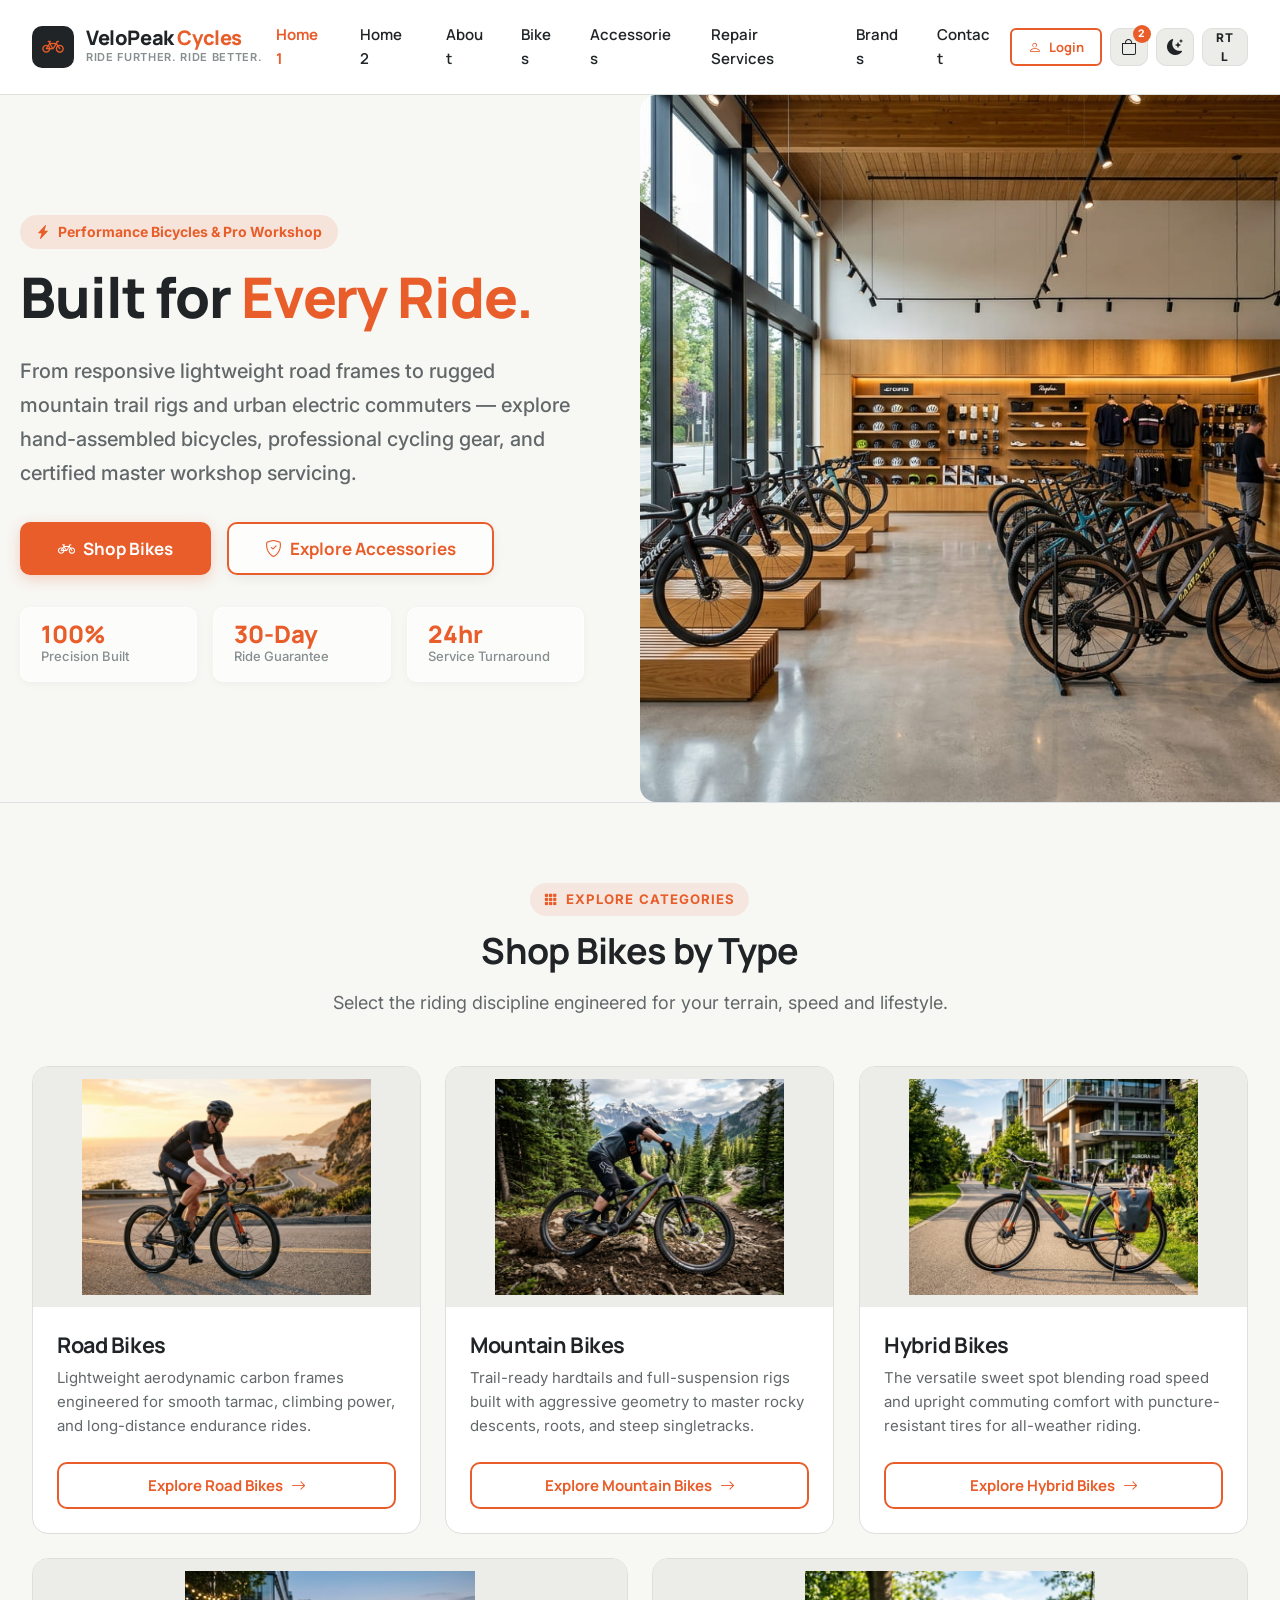
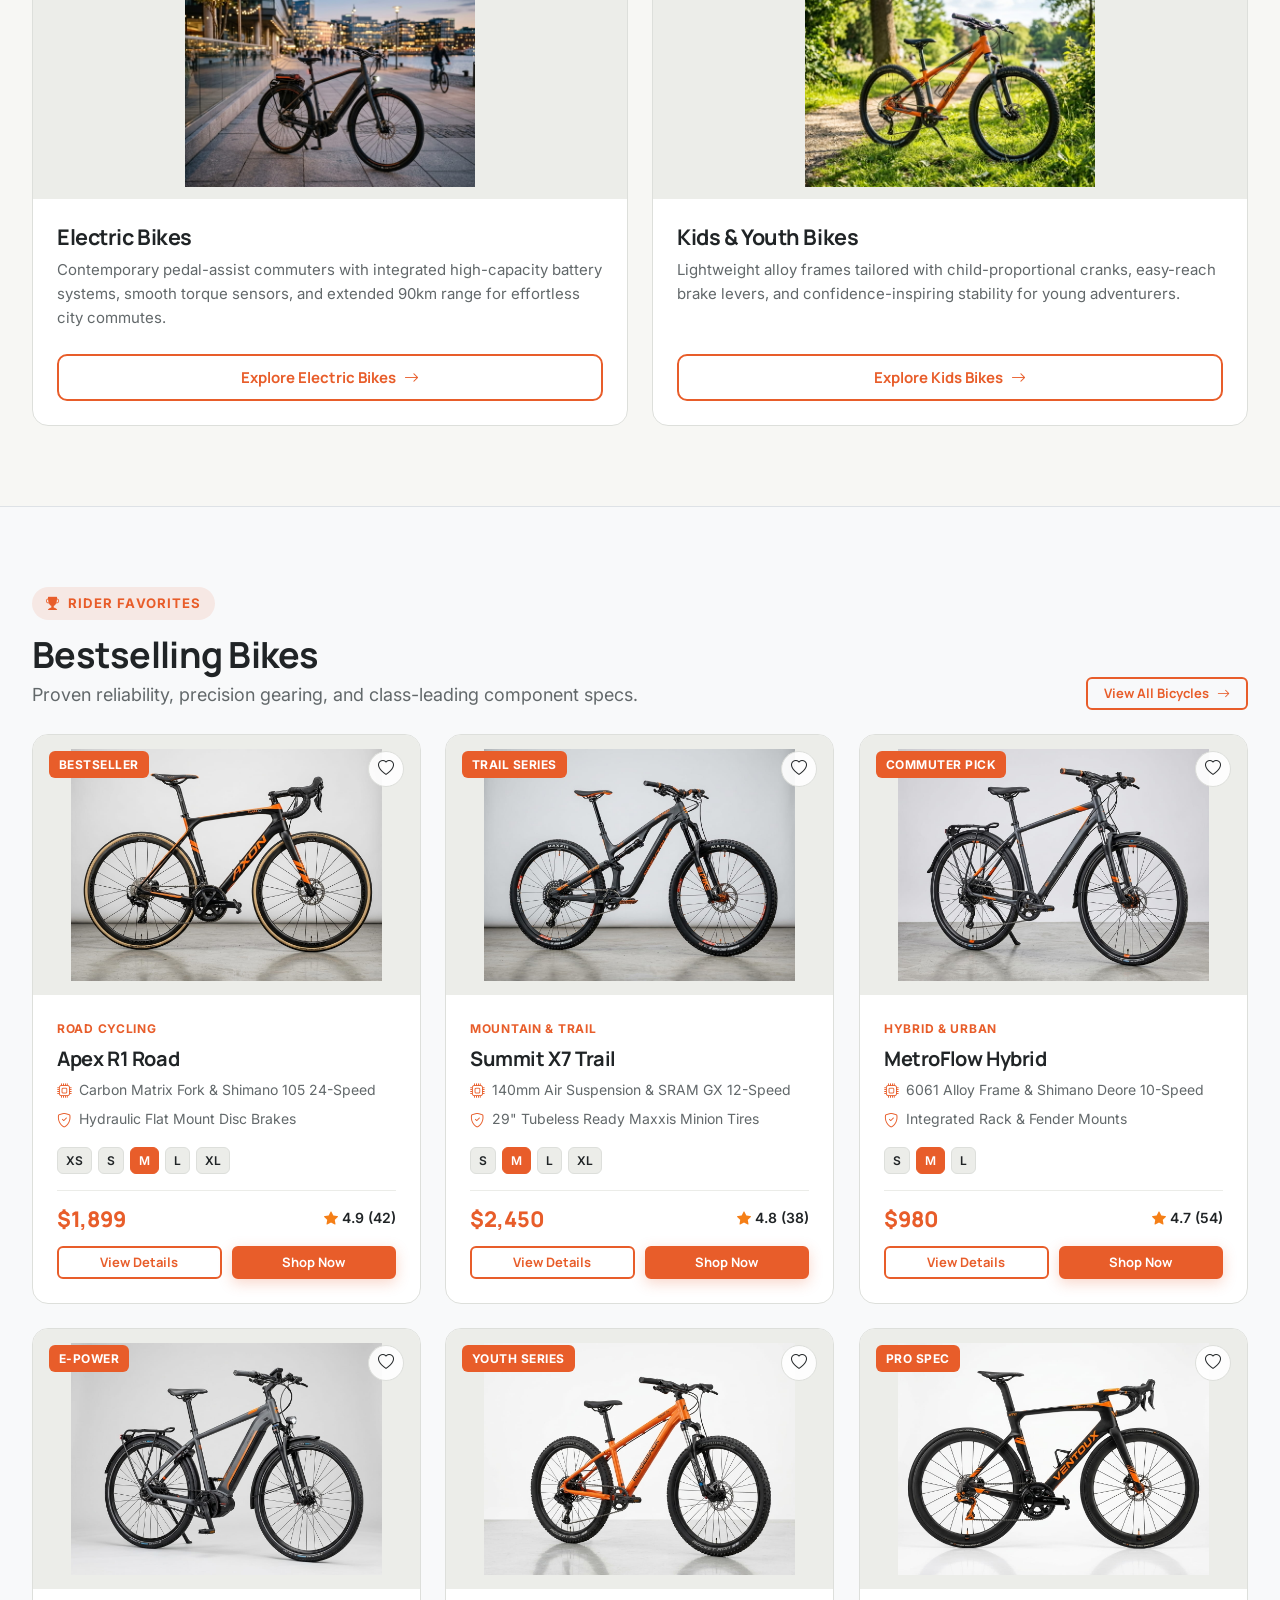
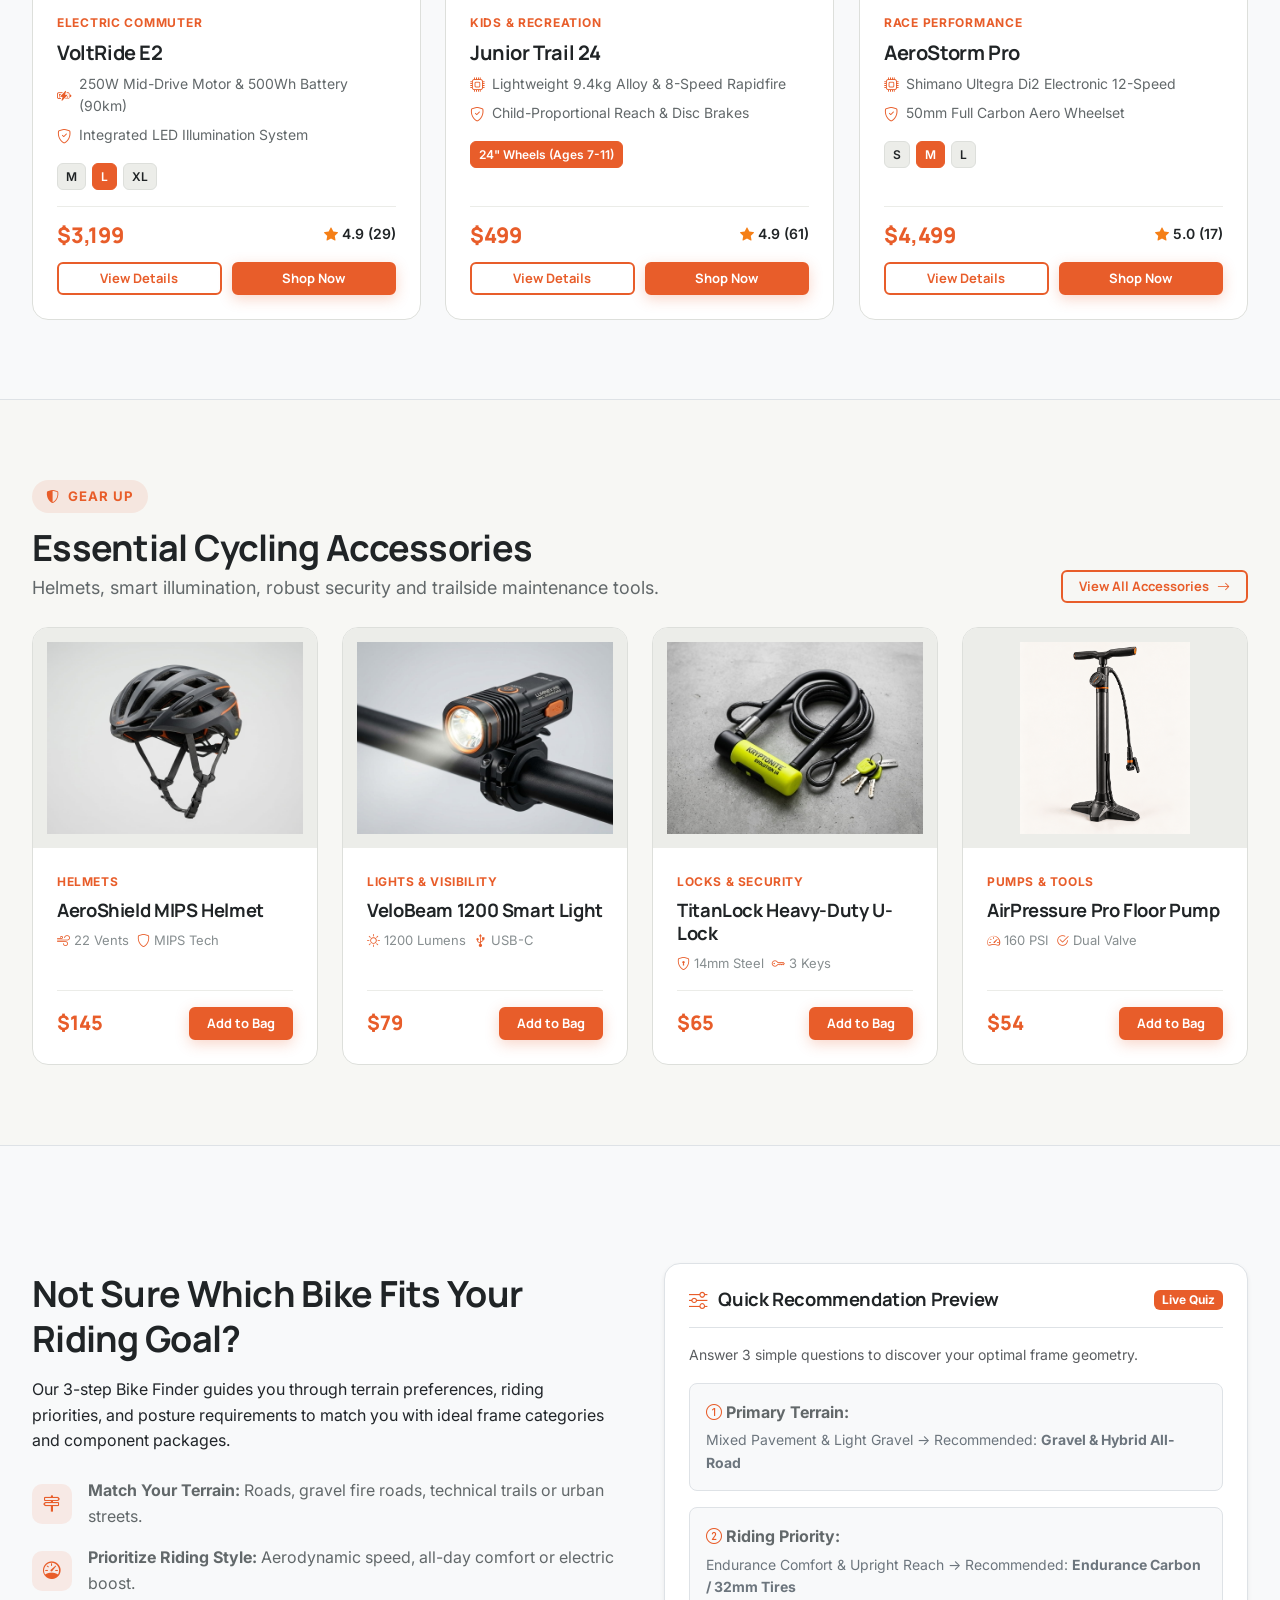
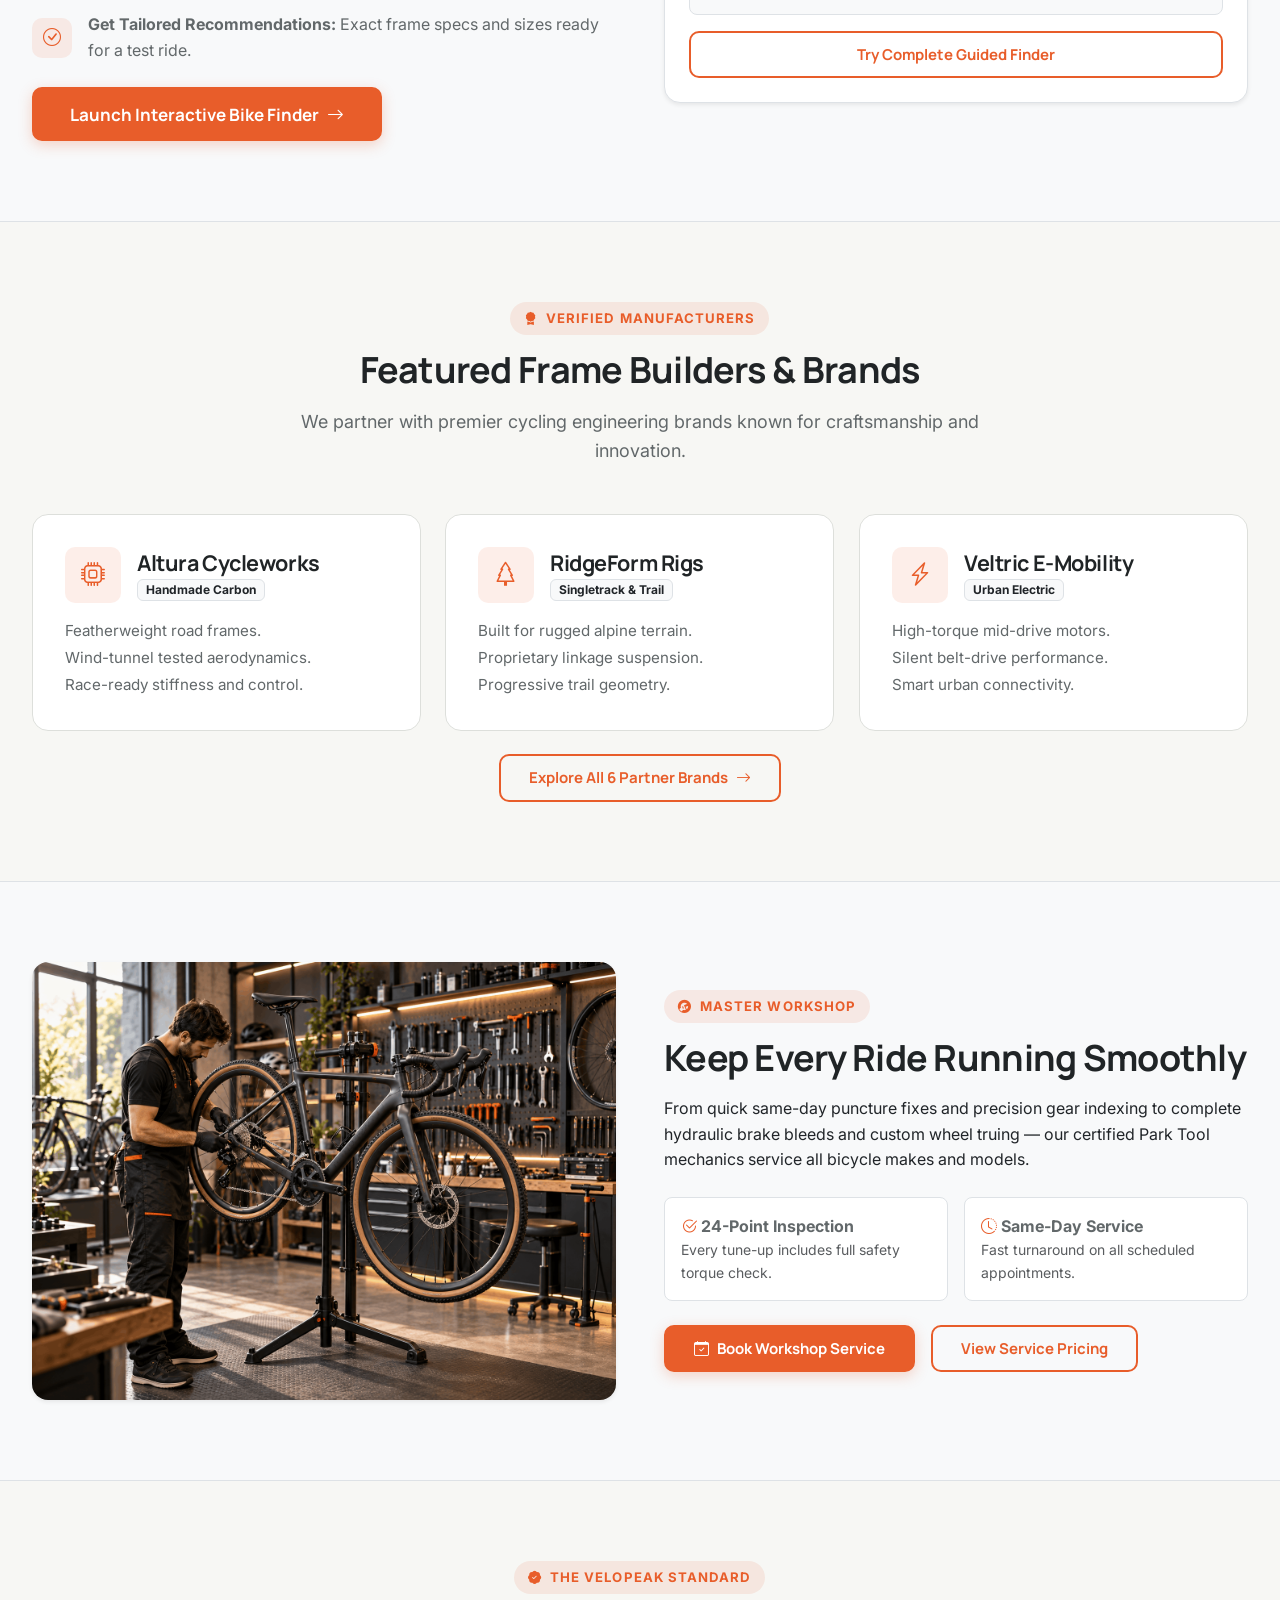
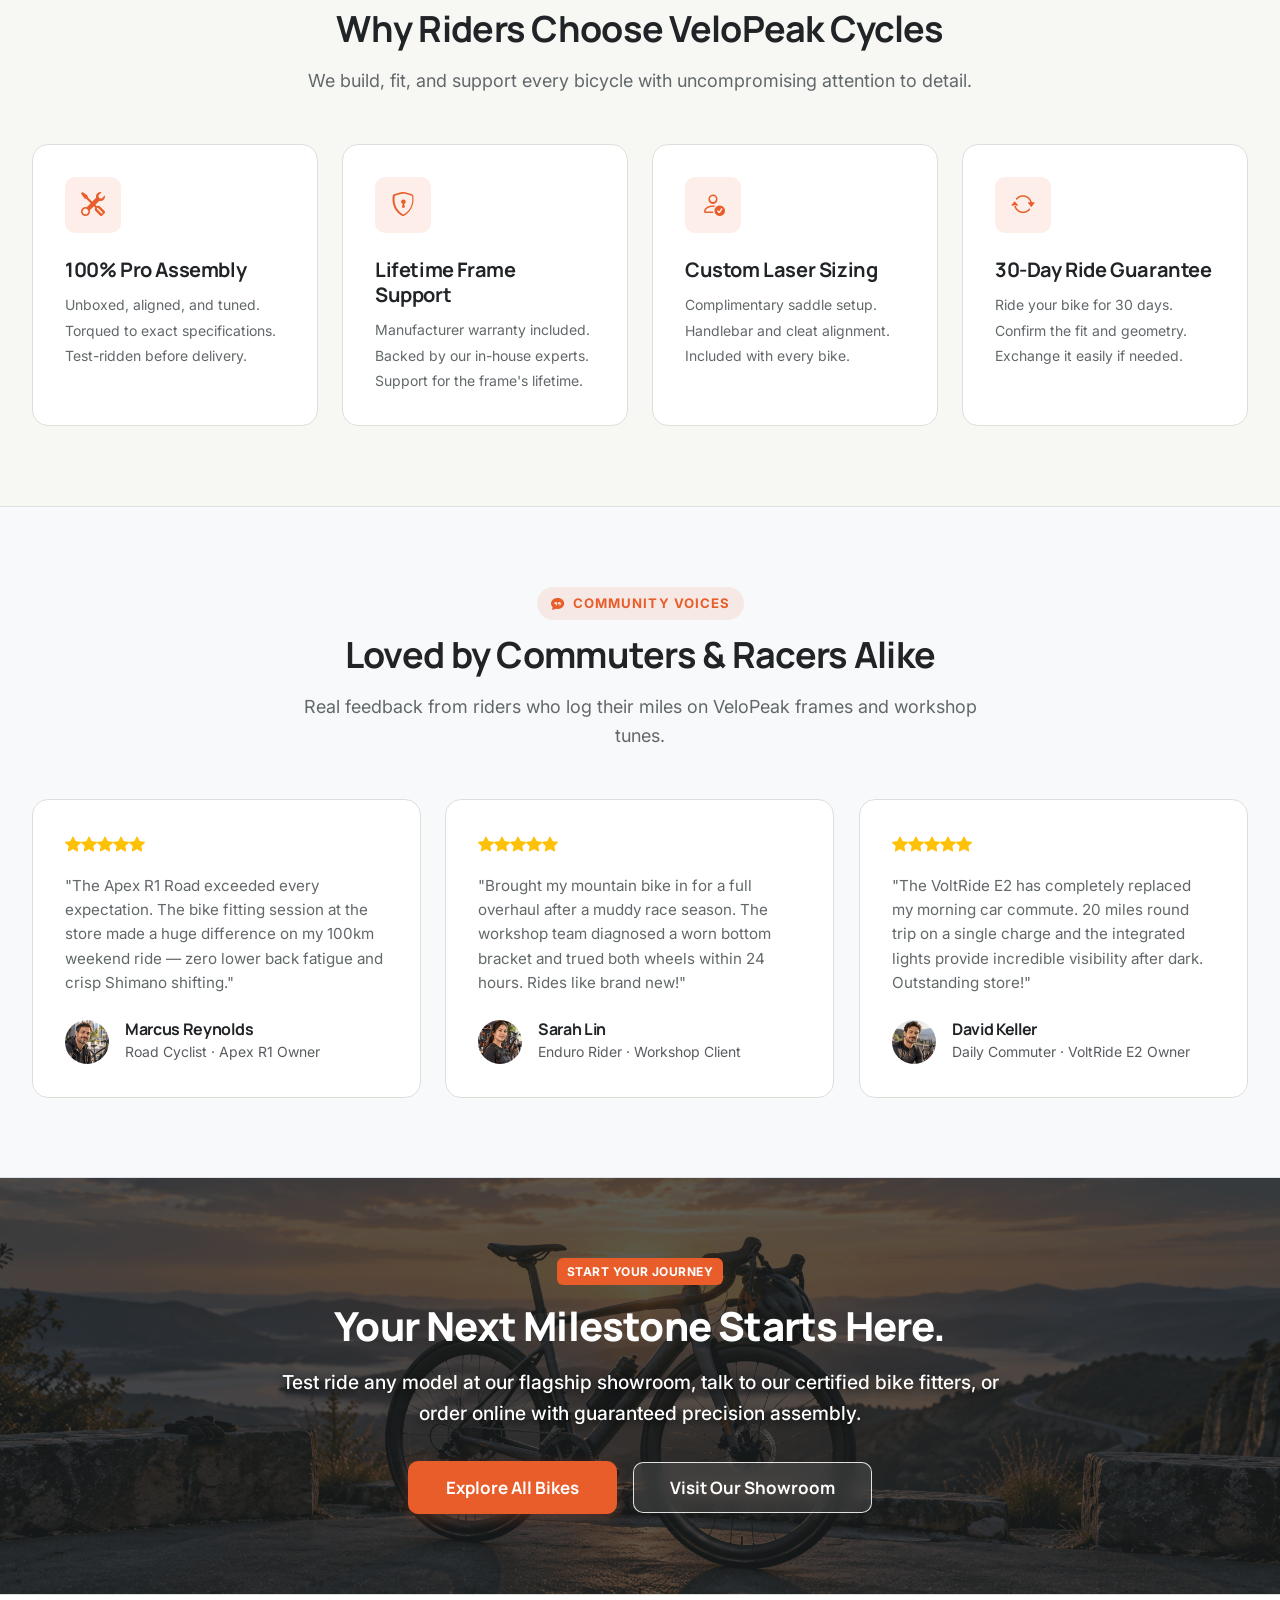
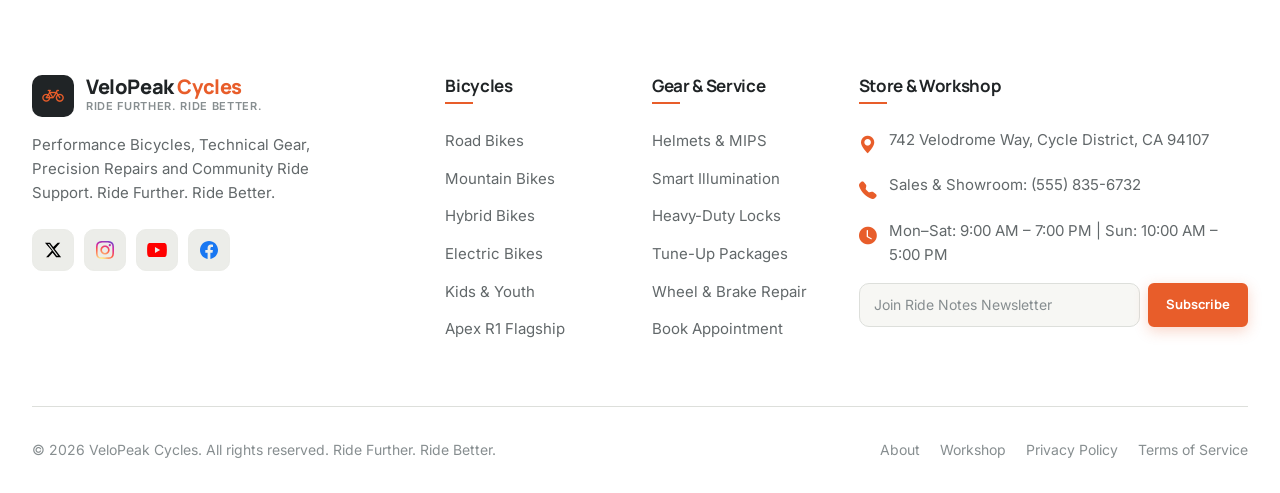
<file: index.html>
<!DOCTYPE html>
<html lang="en" data-theme="light" dir="ltr">

<head>
  <meta charset="UTF-8">
  <meta name="viewport" content="width=device-width, initial-scale=1.0">
  <title>VeloPeak Cycles | Premium Bicycles, Cycling Gear & Master Workshop</title>
  <meta name="description"
    content="Ride Further. Ride Better. VeloPeak Cycles offers premium Road, Mountain, Hybrid, Electric and Kids bikes, cycling accessories, and certified repair services.">

  <!-- Favicon -->
  <link rel="icon" type="image/svg+xml" href="assets/images/favicon.svg">
  <link rel="apple-touch-icon" href="assets/images/favicon.svg">

  <!-- Bootstrap 5 CSS & Bootstrap Icons -->
  <link href="https://cdn.jsdelivr.net/npm/bootstrap@5.3.3/dist/css/bootstrap.min.css" rel="stylesheet">
  <link rel="stylesheet" href="https://cdn.jsdelivr.net/npm/bootstrap-icons@1.11.3/font/bootstrap-icons.min.css">

  <!-- Modular CSS Architecture -->
  <link rel="stylesheet" href="css/main.css">
  <link rel="stylesheet" href="css/header.css">
  <link rel="stylesheet" href="css/buttons.css">
  <link rel="stylesheet" href="css/bikes.css">
  <link rel="stylesheet" href="css/accessories.css">
  <link rel="stylesheet" href="css/services.css">
  <link rel="stylesheet" href="css/filters.css">
  <link rel="stylesheet" href="css/forms.css">
  <link rel="stylesheet" href="css/auth.css">
  <link rel="stylesheet" href="css/footer.css">
  <link rel="stylesheet" href="css/dark-theme.css">
  <link rel="stylesheet" href="css/rtl.css">
  <link rel="stylesheet" href="css/desktop.css">
  <link rel="stylesheet" href="css/tablet.css">
  <link rel="stylesheet" href="css/mobile.css">
</head>

<body>

  <!-- ==================== HEADER ==================== -->
  <header class="site-header">
    <div class="site-container">
      <nav class="navbar navbar-expand-lg navbar-light">
        <!-- Brand Logo & Tagline -->
        <a class="navbar-brand" href="index.html" id="brand-logo-link">
          <div class="brand-logo-icon">
            <i class="bi bi-bicycle"></i>
          </div>
          <div class="brand-text-group">
            <span class="brand-name">VeloPeak <span>Cycles</span></span>
            <span class="brand-tagline">Ride Further. Ride Better.</span>
          </div>
        </a>

        <!-- Desktop Navigation -->
        <div class="collapse navbar-collapse justify-content-center" id="navbarMain">
          <ul class="navbar-nav mb-2 mb-lg-0 gap-1">
            <li class="nav-item">
              <a class="nav-link active" href="index.html" id="nav-home-1">Home 1</a>
            </li>
            <li class="nav-item">
              <a class="nav-link" href="home-2.html" id="nav-home-2">Home 2</a>
            </li>
            <li class="nav-item">
              <a class="nav-link" href="about.html" id="nav-about">About</a>
            </li>
            <li class="nav-item">
              <a class="nav-link" href="bikes.html" id="nav-bikes">Bikes</a>
            </li>
            <li class="nav-item">
              <a class="nav-link" href="accessories.html" id="nav-accessories">Accessories</a>
            </li>
            <li class="nav-item">
              <a class="nav-link" href="services.html" id="nav-services">Repair Services</a>
            </li>
            <li class="nav-item">
              <a class="nav-link" href="brands.html" id="nav-brands">Brands</a>
            </li>
            <li class="nav-item">
              <a class="nav-link" href="contact.html" id="nav-contact">Contact</a>
            </li>
          </ul>
        </div>

        <!-- Controls: Login, Theme, RTL, Cart, Mobile Toggle -->
        <div class="header-actions">
          <a href="login.html" class="btn-custom btn-secondary-custom btn-sm-custom d-none d-sm-inline-flex"
            id="header-login-btn">
            <i class="bi bi-person"></i> Login
          </a>

          <a href="bikes.html" class="header-action-btn" title="View Cart" id="header-cart-btn">
            <i class="bi bi-bag"></i>
            <span class="badge-pill cart-count-badge">2</span>
          </a>

          <button type="button" class="header-action-btn theme-toggle-btn" title="Toggle Dark/Light Mode"
            id="theme-toggle">
            <i class="bi bi-moon-stars-fill"></i>
          </button>

          <button type="button" class="header-action-btn rtl-toggle-btn" title="Toggle RTL/LTR" id="rtl-toggle">
            <span>RTL</span>
          </button>

          <button class="navbar-toggler header-action-btn d-lg-none" type="button" data-bs-toggle="offcanvas"
            data-bs-target="#mobileMenuOffcanvas" aria-controls="mobileMenuOffcanvas" aria-label="Toggle navigation"
            id="mobile-menu-btn">
            <i class="bi bi-list fs-5"></i>
          </button>
        </div>
      </nav>
    </div>
  </header>

  <!-- Mobile Offcanvas Menu -->
  <div class="offcanvas offcanvas-start" tabindex="-1" id="mobileMenuOffcanvas" aria-labelledby="mobileMenuLabel">
    <div class="offcanvas-header">
      <div class="d-flex align-items-center gap-2">
        <div class="brand-logo-icon" style="width:36px;height:36px;font-size:1.1rem;">
          <i class="bi bi-bicycle"></i>
        </div>
        <div class="brand-text-group">
          <span class="brand-name fs-5">VeloPeak <span>Cycles</span></span>
          <span class="brand-tagline">Ride Further. Ride Better.</span>
        </div>
      </div>
      <button type="button" class="btn-close text-reset" data-bs-dismiss="offcanvas" aria-label="Close"></button>
    </div>
    <div class="offcanvas-body">
      <div class="d-flex flex-column mb-4">
        <a class="offcanvas-nav-link active" href="index.html">Home 1 <i class="bi bi-chevron-right"></i></a>
        <a class="offcanvas-nav-link" href="home-2.html">Home 2 <i class="bi bi-chevron-right"></i></a>
        <a class="offcanvas-nav-link" href="about.html">About <i class="bi bi-chevron-right"></i></a>
        <a class="offcanvas-nav-link" href="bikes.html">Bikes <i class="bi bi-chevron-right"></i></a>
        <a class="offcanvas-nav-link" href="accessories.html">Accessories <i class="bi bi-chevron-right"></i></a>
        <a class="offcanvas-nav-link" href="services.html">Repair Services <i class="bi bi-chevron-right"></i></a>
        <a class="offcanvas-nav-link" href="brands.html">Brands <i class="bi bi-chevron-right"></i></a>
        <a class="offcanvas-nav-link" href="contact.html">Contact <i class="bi bi-chevron-right"></i></a>
      </div>
      <div class="mt-auto pt-3 border-top header-actions-drawer">
        <a href="login.html" class="btn-custom btn-secondary-custom btn-sm-custom">
          <i class="bi bi-person"></i> Login
        </a>
        <a href="bikes.html" class="header-action-btn" title="View Cart">
          <i class="bi bi-bag"></i>
          <span class="badge-pill cart-count-badge">2</span>
        </a>
        <button type="button" class="header-action-btn theme-toggle-btn" title="Toggle Dark/Light Mode">
          <i class="bi bi-moon-stars-fill"></i>
        </button>
        <button type="button" class="header-action-btn rtl-toggle-btn" title="Toggle RTL/LTR">
          <span>RTL</span>
        </button>
      </div>
    </div>
  </div>

  <main>
    <!-- ==================== HERO SECTION ==================== -->
    <section class="hero-section home-split-hero border-bottom">
      <img src="assets/images/hero/hero-bicycle-shop.jpg" alt="VeloPeak Flagship Bicycle Shop & Showroom" class="hero-banner-bg">
      <div class="site-container">
        <div class="row align-items-center">
          <div class="col-lg-7 col-xl-6 hero-content hero-content-card">
            <div class="hero-tag">
              <i class="bi bi-lightning-charge-fill"></i> Performance Bicycles & Pro Workshop
            </div>
            <h1 class="hero-title">
              Built for <span>Every Ride.</span>
            </h1>
            <p class="hero-subtitle">
              From responsive lightweight road frames to rugged mountain trail rigs and urban electric commuters —
              explore hand-assembled bicycles, professional cycling gear, and certified master workshop servicing.
            </p>
            <div class="d-flex flex-wrap gap-3 mb-4">
              <a href="bikes.html" class="btn-custom btn-primary-custom btn-lg-custom" id="hero-shop-bikes-btn">
                <i class="bi bi-bicycle"></i> Shop Bikes
              </a>
              <a href="accessories.html" class="btn-custom btn-secondary-custom btn-lg-custom"
                id="hero-explore-acc-btn">
                <i class="bi bi-shield-check"></i> Explore Accessories
              </a>
            </div>

            <!-- Stats Bar -->
            <div class="row g-3 pt-2 hero-stats-row">
              <div class="col-4">
                <div class="hero-stat-badge">
                  <div class="hero-stat-number">100%</div>
                  <div class="hero-stat-label">Precision Built</div>
                </div>
              </div>
              <div class="col-4">
                <div class="hero-stat-badge">
                  <div class="hero-stat-number">30-Day</div>
                  <div class="hero-stat-label">Ride Guarantee</div>
                </div>
              </div>
              <div class="col-4">
                <div class="hero-stat-badge">
                  <div class="hero-stat-number">24hr</div>
                  <div class="hero-stat-label">Service Turnaround</div>
                </div>
              </div>
            </div>
          </div>
        </div>
      </div>
    </section>

    <!-- ==================== 1. SHOP BIKES BY TYPE ==================== -->
    <section class="section-padding" id="categories-section">
      <div class="site-container">
        <div class="section-header text-center">
          <span class="section-badge"><i class="bi bi-grid-3x3-gap-fill"></i> Explore Categories</span>
          <h2 class="section-title">Shop Bikes by Type</h2>
          <p class="section-subtitle">Select the riding discipline engineered for your terrain, speed and lifestyle.</p>
        </div>

        <div class="row g-4 home-category-grid">
          <!-- Road Bikes -->
          <div class="col-lg-4 col-md-6">
            <div class="category-card">
              <div class="category-card-img-wrapper">
                <img src="assets/images/bikes/cat-road.jpg" alt="Road Bikes" class="category-card-img">
              </div>
              <div class="category-card-body">
                <h3 class="category-card-title">Road Bikes</h3>
                <p class="category-card-desc">Lightweight aerodynamic carbon frames engineered for smooth tarmac,
                  climbing power, and long-distance endurance rides.</p>
                <div class="category-card-footer">
                  <a href="bikes.html?type=road" class="btn-custom btn-secondary-custom w-100">Explore Road Bikes <i
                      class="bi bi-arrow-right"></i></a>
                </div>
              </div>
            </div>
          </div>

          <!-- Mountain Bikes -->
          <div class="col-lg-4 col-md-6">
            <div class="category-card">
              <div class="category-card-img-wrapper">
                <img src="assets/images/bikes/cat-mountain.jpg" alt="Mountain Bikes" class="category-card-img">
              </div>
              <div class="category-card-body">
                <h3 class="category-card-title">Mountain Bikes</h3>
                <p class="category-card-desc">Trail-ready hardtails and full-suspension rigs built with aggressive
                  geometry to master rocky descents, roots, and steep singletracks.</p>
                <div class="category-card-footer">
                  <a href="bikes.html?type=mountain" class="btn-custom btn-secondary-custom w-100">Explore Mountain
                    Bikes <i class="bi bi-arrow-right"></i></a>
                </div>
              </div>
            </div>
          </div>

          <!-- Hybrid Bikes -->
          <div class="col-lg-4 col-md-6">
            <div class="category-card">
              <div class="category-card-img-wrapper">
                <img src="assets/images/bikes/cat-hybrid.jpg" alt="Hybrid Bikes" class="category-card-img">
              </div>
              <div class="category-card-body">
                <h3 class="category-card-title">Hybrid Bikes</h3>
                <p class="category-card-desc">The versatile sweet spot blending road speed and upright commuting comfort
                  with puncture-resistant tires for all-weather riding.</p>
                <div class="category-card-footer">
                  <a href="bikes.html?type=hybrid" class="btn-custom btn-secondary-custom w-100">Explore Hybrid Bikes <i
                      class="bi bi-arrow-right"></i></a>
                </div>
              </div>
            </div>
          </div>

          <!-- Electric Bikes -->
          <div class="col-lg-6 col-md-6">
            <div class="category-card">
              <div class="category-card-img-wrapper">
                <img src="assets/images/bikes/cat-electric.jpg" alt="Electric Bikes" class="category-card-img">
              </div>
              <div class="category-card-body">
                <h3 class="category-card-title">Electric Bikes</h3>
                <p class="category-card-desc">Contemporary pedal-assist commuters with integrated high-capacity battery
                  systems, smooth torque sensors, and extended 90km range for effortless city commutes.</p>
                <div class="category-card-footer">
                  <a href="bikes.html?type=electric" class="btn-custom btn-secondary-custom w-100">Explore Electric
                    Bikes <i class="bi bi-arrow-right"></i></a>
                </div>
              </div>
            </div>
          </div>

          <!-- Kids Bikes -->
          <div class="col-lg-6 col-md-12">
            <div class="category-card">
              <div class="category-card-img-wrapper">
                <img src="assets/images/bikes/cat-kids.jpg" alt="Kids Bikes" class="category-card-img">
              </div>
              <div class="category-card-body">
                <h3 class="category-card-title">Kids & Youth Bikes</h3>
                <p class="category-card-desc">Lightweight alloy frames tailored with child-proportional cranks,
                  easy-reach brake levers, and confidence-inspiring stability for young adventurers.</p>
                <div class="category-card-footer">
                  <a href="bikes.html?type=kids" class="btn-custom btn-secondary-custom w-100">Explore Kids Bikes <i
                      class="bi bi-arrow-right"></i></a>
                </div>
              </div>
            </div>
          </div>
        </div>
      </div>
    </section>

    <!-- ==================== 2. BESTSELLING BIKES ==================== -->
    <section class="section-padding bg-light border-top border-bottom" id="bestselling-section">
      <div class="site-container">
        <div class="d-flex flex-wrap align-items-end justify-content-between mb-4">
          <div>
            <span class="section-badge"><i class="bi bi-trophy-fill"></i> Rider Favorites</span>
            <h2 class="section-title mb-1">Bestselling Bikes</h2>
            <p class="section-subtitle">Proven reliability, precision gearing, and class-leading component specs.</p>
          </div>
          <a href="bikes.html" class="btn-custom btn-secondary-custom btn-sm-custom mt-3 mt-md-0">
            View All Bicycles <i class="bi bi-arrow-right"></i>
          </a>
        </div>

        <div class="row g-4 bestselling-grid">
          <!-- Bike 1: Apex R1 Road -->
          <div class="col-lg-4 col-md-6">
            <div class="product-card">
              <span class="badge-custom badge-primary product-card-badge">Bestseller</span>
              <button class="product-card-wishlist" title="Save to wishlist"><i class="bi bi-heart"></i></button>
              <div class="product-card-img-wrapper">
                <img src="assets/images/bikes/road-apex-r1.jpg" alt="Apex R1 Road" class="product-card-img">
              </div>
              <div class="product-card-body">
                <span class="product-category-tag">Road Cycling</span>
                <h3 class="product-card-title"><a href="bike-details.html">Apex R1 Road</a></h3>
                <ul class="product-specs-list">
                  <li class="product-specs-item"><i class="bi bi-cpu"></i> Carbon Matrix Fork & Shimano 105 24-Speed
                  </li>
                  <li class="product-specs-item"><i class="bi bi-shield-check"></i> Hydraulic Flat Mount Disc Brakes
                  </li>
                </ul>
                <div class="product-size-pills">
                  <span class="size-pill">XS</span>
                  <span class="size-pill">S</span>
                  <span class="size-pill selected">M</span>
                  <span class="size-pill">L</span>
                  <span class="size-pill">XL</span>
                </div>
                <div class="product-meta-row">
                  <div class="product-price">$1,899</div>
                  <div class="product-rating"><i class="bi bi-star-fill"></i> 4.9 (42)</div>
                </div>
                <div class="product-card-actions">
                  <a href="bike-details.html" class="btn-custom btn-secondary-custom btn-sm-custom">View Details</a>
                  <button type="button" class="btn-custom btn-primary-custom btn-sm-custom add-to-cart-btn"
                    data-name="Apex R1 Road">Shop Now</button>
                </div>
              </div>
            </div>
          </div>

          <!-- Bike 2: Summit X7 Trail -->
          <div class="col-lg-4 col-md-6">
            <div class="product-card">
              <span class="badge-custom badge-secondary product-card-badge">Trail Series</span>
              <button class="product-card-wishlist" title="Save to wishlist"><i class="bi bi-heart"></i></button>
              <div class="product-card-img-wrapper">
                <img src="assets/images/bikes/mtb-summit-x7.jpg" alt="Summit X7 Trail" class="product-card-img">
              </div>
              <div class="product-card-body">
                <span class="product-category-tag">Mountain & Trail</span>
                <h3 class="product-card-title"><a href="bike-details.html">Summit X7 Trail</a></h3>
                <ul class="product-specs-list">
                  <li class="product-specs-item"><i class="bi bi-cpu"></i> 140mm Air Suspension & SRAM GX 12-Speed</li>
                  <li class="product-specs-item"><i class="bi bi-shield-check"></i> 29" Tubeless Ready Maxxis Minion
                    Tires</li>
                </ul>
                <div class="product-size-pills">
                  <span class="size-pill">S</span>
                  <span class="size-pill selected">M</span>
                  <span class="size-pill">L</span>
                  <span class="size-pill">XL</span>
                </div>
                <div class="product-meta-row">
                  <div class="product-price">$2,450</div>
                  <div class="product-rating"><i class="bi bi-star-fill"></i> 4.8 (38)</div>
                </div>
                <div class="product-card-actions">
                  <a href="bike-details.html" class="btn-custom btn-secondary-custom btn-sm-custom">View Details</a>
                  <button type="button" class="btn-custom btn-primary-custom btn-sm-custom add-to-cart-btn"
                    data-name="Summit X7 Trail">Shop Now</button>
                </div>
              </div>
            </div>
          </div>

          <!-- Bike 3: MetroFlow Hybrid -->
          <div class="col-lg-4 col-md-6">
            <div class="product-card">
              <span class="badge-custom badge-primary product-card-badge">Commuter Pick</span>
              <button class="product-card-wishlist" title="Save to wishlist"><i class="bi bi-heart"></i></button>
              <div class="product-card-img-wrapper">
                <img src="assets/images/bikes/hybrid-metroflow.jpg" alt="MetroFlow Hybrid" class="product-card-img">
              </div>
              <div class="product-card-body">
                <span class="product-category-tag">Hybrid & Urban</span>
                <h3 class="product-card-title"><a href="bike-details.html">MetroFlow Hybrid</a></h3>
                <ul class="product-specs-list">
                  <li class="product-specs-item"><i class="bi bi-cpu"></i> 6061 Alloy Frame & Shimano Deore 10-Speed
                  </li>
                  <li class="product-specs-item"><i class="bi bi-shield-check"></i> Integrated Rack & Fender Mounts</li>
                </ul>
                <div class="product-size-pills">
                  <span class="size-pill">S</span>
                  <span class="size-pill selected">M</span>
                  <span class="size-pill">L</span>
                </div>
                <div class="product-meta-row">
                  <div class="product-price">$980</div>
                  <div class="product-rating"><i class="bi bi-star-fill"></i> 4.7 (54)</div>
                </div>
                <div class="product-card-actions">
                  <a href="bike-details.html" class="btn-custom btn-secondary-custom btn-sm-custom">View Details</a>
                  <button type="button" class="btn-custom btn-primary-custom btn-sm-custom add-to-cart-btn"
                    data-name="MetroFlow Hybrid">Shop Now</button>
                </div>
              </div>
            </div>
          </div>

          <!-- Bike 4: VoltRide E2 -->
          <div class="col-lg-4 col-md-6">
            <div class="product-card">
              <span class="badge-custom badge-stock product-card-badge">E-Power</span>
              <button class="product-card-wishlist" title="Save to wishlist"><i class="bi bi-heart"></i></button>
              <div class="product-card-img-wrapper">
                <img src="assets/images/bikes/ebike-voltride.jpg" alt="VoltRide E2" class="product-card-img">
              </div>
              <div class="product-card-body">
                <span class="product-category-tag">Electric Commuter</span>
                <h3 class="product-card-title"><a href="bike-details.html">VoltRide E2</a></h3>
                <ul class="product-specs-list">
                  <li class="product-specs-item"><i class="bi bi-battery-charging"></i> 250W Mid-Drive Motor & 500Wh
                    Battery (90km)</li>
                  <li class="product-specs-item"><i class="bi bi-shield-check"></i> Integrated LED Illumination System
                  </li>
                </ul>
                <div class="product-size-pills">
                  <span class="size-pill">M</span>
                  <span class="size-pill selected">L</span>
                  <span class="size-pill">XL</span>
                </div>
                <div class="product-meta-row">
                  <div class="product-price">$3,199</div>
                  <div class="product-rating"><i class="bi bi-star-fill"></i> 4.9 (29)</div>
                </div>
                <div class="product-card-actions">
                  <a href="bike-details.html" class="btn-custom btn-secondary-custom btn-sm-custom">View Details</a>
                  <button type="button" class="btn-custom btn-primary-custom btn-sm-custom add-to-cart-btn"
                    data-name="VoltRide E2">Shop Now</button>
                </div>
              </div>
            </div>
          </div>

          <!-- Bike 5: Junior Trail 24 -->
          <div class="col-lg-4 col-md-6">
            <div class="product-card">
              <span class="badge-custom badge-secondary product-card-badge">Youth Series</span>
              <button class="product-card-wishlist" title="Save to wishlist"><i class="bi bi-heart"></i></button>
              <div class="product-card-img-wrapper">
                <img src="assets/images/bikes/kids-trail-24.jpg" alt="Junior Trail 24" class="product-card-img">
              </div>
              <div class="product-card-body">
                <span class="product-category-tag">Kids & Recreation</span>
                <h3 class="product-card-title"><a href="bike-details.html">Junior Trail 24</a></h3>
                <ul class="product-specs-list">
                  <li class="product-specs-item"><i class="bi bi-cpu"></i> Lightweight 9.4kg Alloy & 8-Speed Rapidfire
                  </li>
                  <li class="product-specs-item"><i class="bi bi-shield-check"></i> Child-Proportional Reach & Disc
                    Brakes</li>
                </ul>
                <div class="product-size-pills">
                  <span class="size-pill selected">24" Wheels (Ages 7-11)</span>
                </div>
                <div class="product-meta-row">
                  <div class="product-price">$499</div>
                  <div class="product-rating"><i class="bi bi-star-fill"></i> 4.9 (61)</div>
                </div>
                <div class="product-card-actions">
                  <a href="bike-details.html" class="btn-custom btn-secondary-custom btn-sm-custom">View Details</a>
                  <button type="button" class="btn-custom btn-primary-custom btn-sm-custom add-to-cart-btn"
                    data-name="Junior Trail 24">Shop Now</button>
                </div>
              </div>
            </div>
          </div>

          <!-- Bike 6: AeroStorm Pro -->
          <div class="col-lg-4 col-md-6">
            <div class="product-card">
              <span class="badge-custom badge-primary product-card-badge">Pro Spec</span>
              <button class="product-card-wishlist" title="Save to wishlist"><i class="bi bi-heart"></i></button>
              <div class="product-card-img-wrapper">
                <img src="assets/images/bikes/road-aero-pro.jpg" alt="AeroStorm Pro" class="product-card-img">
              </div>
              <div class="product-card-body">
                <span class="product-category-tag">Race Performance</span>
                <h3 class="product-card-title"><a href="bike-details.html">AeroStorm Pro</a></h3>
                <ul class="product-specs-list">
                  <li class="product-specs-item"><i class="bi bi-cpu"></i> Shimano Ultegra Di2 Electronic 12-Speed</li>
                  <li class="product-specs-item"><i class="bi bi-shield-check"></i> 50mm Full Carbon Aero Wheelset</li>
                </ul>
                <div class="product-size-pills">
                  <span class="size-pill">S</span>
                  <span class="size-pill selected">M</span>
                  <span class="size-pill">L</span>
                </div>
                <div class="product-meta-row">
                  <div class="product-price">$4,499</div>
                  <div class="product-rating"><i class="bi bi-star-fill"></i> 5.0 (17)</div>
                </div>
                <div class="product-card-actions">
                  <a href="bike-details.html" class="btn-custom btn-secondary-custom btn-sm-custom">View Details</a>
                  <button type="button" class="btn-custom btn-primary-custom btn-sm-custom add-to-cart-btn"
                    data-name="AeroStorm Pro">Shop Now</button>
                </div>
              </div>
            </div>
          </div>
        </div>
      </div>
    </section>

    <!-- ==================== 3. ESSENTIAL CYCLING ACCESSORIES ==================== -->
    <section class="section-padding" id="accessories-preview-section">
      <div class="site-container">
        <div class="d-flex flex-wrap align-items-end justify-content-between mb-4">
          <div>
            <span class="section-badge"><i class="bi bi-shield-shaded"></i> Gear Up</span>
            <h2 class="section-title mb-1">Essential Cycling Accessories</h2>
            <p class="section-subtitle">Helmets, smart illumination, robust security and trailside maintenance tools.
            </p>
          </div>
          <a href="accessories.html" class="btn-custom btn-secondary-custom btn-sm-custom mt-3 mt-md-0">
            View All Accessories <i class="bi bi-arrow-right"></i>
          </a>
        </div>

        <div class="row g-4">
          <!-- Accessory 1 -->
          <div class="col-lg-3 col-md-6">
            <div class="accessory-card">
              <div class="accessory-card-img-wrapper">
                <img src="assets/images/accessories/helmet-aero.jpg" alt="AeroShield MIPS Helmet"
                  class="accessory-card-img">
              </div>
              <div class="accessory-card-body">
                <span class="accessory-category">Helmets</span>
                <h3 class="accessory-card-title"><a href="accessory-details.html">AeroShield MIPS Helmet</a></h3>
                <div class="accessory-meta-specs">
                  <span class="accessory-spec-item"><i class="bi bi-wind text-primary"></i> 22 Vents</span>
                  <span class="accessory-spec-item"><i class="bi bi-shield text-primary"></i> MIPS Tech</span>
                </div>
                <div class="accessory-card-footer">
                  <div class="accessory-price">$145</div>
                  <button type="button" class="btn-custom btn-primary-custom btn-sm-custom add-to-cart-btn"
                    data-name="AeroShield MIPS Helmet">Add to Bag</button>
                </div>
              </div>
            </div>
          </div>

          <!-- Accessory 2 -->
          <div class="col-lg-3 col-md-6">
            <div class="accessory-card">
              <div class="accessory-card-img-wrapper">
                <img src="assets/images/accessories/light-lumen-1200.jpg" alt="VeloBeam 1200 Smart Light"
                  class="accessory-card-img">
              </div>
              <div class="accessory-card-body">
                <span class="accessory-category">Lights & Visibility</span>
                <h3 class="accessory-card-title"><a href="accessory-details.html">VeloBeam 1200 Smart Light</a></h3>
                <div class="accessory-meta-specs">
                  <span class="accessory-spec-item"><i class="bi bi-brightness-high text-primary"></i> 1200
                    Lumens</span>
                  <span class="accessory-spec-item"><i class="bi bi-usb-symbol text-primary"></i> USB-C</span>
                </div>
                <div class="accessory-card-footer">
                  <div class="accessory-price">$79</div>
                  <button type="button" class="btn-custom btn-primary-custom btn-sm-custom add-to-cart-btn"
                    data-name="VeloBeam 1200 Light">Add to Bag</button>
                </div>
              </div>
            </div>
          </div>

          <!-- Accessory 3 -->
          <div class="col-lg-3 col-md-6">
            <div class="accessory-card">
              <div class="accessory-card-img-wrapper">
                <img src="assets/images/accessories/lock-secure-u.jpg" alt="TitanLock Heavy-Duty U-Lock"
                  class="accessory-card-img">
              </div>
              <div class="accessory-card-body">
                <span class="accessory-category">Locks & Security</span>
                <h3 class="accessory-card-title"><a href="accessory-details.html">TitanLock Heavy-Duty U-Lock</a></h3>
                <div class="accessory-meta-specs">
                  <span class="accessory-spec-item"><i class="bi bi-shield-lock text-primary"></i> 14mm Steel</span>
                  <span class="accessory-spec-item"><i class="bi bi-key text-primary"></i> 3 Keys</span>
                </div>
                <div class="accessory-card-footer">
                  <div class="accessory-price">$65</div>
                  <button type="button" class="btn-custom btn-primary-custom btn-sm-custom add-to-cart-btn"
                    data-name="TitanLock U-Lock">Add to Bag</button>
                </div>
              </div>
            </div>
          </div>

          <!-- Accessory 4 -->
          <div class="col-lg-3 col-md-6">
            <div class="accessory-card">
              <div class="accessory-card-img-wrapper">
                <img src="assets/images/pages/air_pump.png" alt="AirPressure Pro Floor Pump"
                  class="accessory-card-img">
              </div>
              <div class="accessory-card-body">
                <span class="accessory-category">Pumps & Tools</span>
                <h3 class="accessory-card-title"><a href="accessory-details.html">AirPressure Pro Floor Pump</a></h3>
                <div class="accessory-meta-specs">
                  <span class="accessory-spec-item"><i class="bi bi-speedometer2 text-primary"></i> 160 PSI</span>
                  <span class="accessory-spec-item"><i class="bi bi-check2-circle text-primary"></i> Dual Valve</span>
                </div>
                <div class="accessory-card-footer">
                  <div class="accessory-price">$54</div>
                  <button type="button" class="btn-custom btn-primary-custom btn-sm-custom add-to-cart-btn"
                    data-name="AirPressure Floor Pump">Add to Bag</button>
                </div>
              </div>
            </div>
          </div>
        </div>
      </div>
    </section>

    <!-- ==================== 4. FIND YOUR PERFECT RIDE (QUICK FINDER) ==================== -->
    <section class="section-padding bg-light border-top border-bottom">
      <div class="site-container">
        <div class="row align-items-center g-5">
          <div class="col-lg-6">
            <span class="section-badge"><i class="bi bi-compass-fill"></i> Interactive Advisor</span>
            <h2 class="section-title">Not Sure Which Bike Fits Your Riding Goal?</h2>
            <p class="text-body mb-4">
              Our 3-step Bike Finder guides you through terrain preferences, riding priorities, and posture requirements
              to match you with ideal frame categories and component packages.
            </p>
            <div class="d-flex flex-column gap-3 mb-4">
              <div class="d-flex align-items-center gap-3">
                <div class="feature-icon-wrapper mb-0" style="width:40px;height:40px;font-size:1.1rem;"><i
                    class="bi bi-signpost-2"></i></div>
                <div><strong>Match Your Terrain:</strong> Roads, gravel fire roads, technical trails or urban streets.
                </div>
              </div>
              <div class="d-flex align-items-center gap-3">
                <div class="feature-icon-wrapper mb-0" style="width:40px;height:40px;font-size:1.1rem;"><i
                    class="bi bi-speedometer"></i></div>
                <div><strong>Prioritize Riding Style:</strong> Aerodynamic speed, all-day comfort or electric boost.
                </div>
              </div>
              <div class="d-flex align-items-center gap-3">
                <div class="feature-icon-wrapper mb-0" style="width:40px;height:40px;font-size:1.1rem;"><i
                    class="bi bi-check-circle"></i></div>
                <div><strong>Get Tailored Recommendations:</strong> Exact frame specs and sizes ready for a test ride.
                </div>
              </div>
            </div>
            <a href="home-2.html#bike-finder-section" class="btn-custom btn-primary-custom btn-lg-custom">
              Launch Interactive Bike Finder <i class="bi bi-arrow-right"></i>
            </a>
          </div>
          <div class="col-lg-6">
            <div class="p-4 bg-white rounded-4 border shadow-sm">
              <div class="d-flex align-items-center justify-content-between border-bottom pb-3 mb-3">
                <h5 class="mb-0"><i class="bi bi-sliders text-primary me-2"></i> Quick Recommendation Preview</h5>
                <span class="badge bg-primary text-white">Live Quiz</span>
              </div>
              <p class="text-muted small">Answer 3 simple questions to discover your optimal frame geometry.</p>
              <div class="p-3 bg-light rounded-3 mb-3 border">
                <div class="fw-bold mb-1"><i class="bi bi-1-circle text-primary"></i> Primary Terrain:</div>
                <div class="text-secondary small">Mixed Pavement & Light Gravel → Recommended: <strong>Gravel & Hybrid
                    All-Road</strong></div>
              </div>
              <div class="p-3 bg-light rounded-3 mb-3 border">
                <div class="fw-bold mb-1"><i class="bi bi-2-circle text-primary"></i> Riding Priority:</div>
                <div class="text-secondary small">Endurance Comfort & Upright Reach → Recommended: <strong>Endurance
                    Carbon / 32mm Tires</strong></div>
              </div>
              <a href="home-2.html#bike-finder-section" class="btn-custom btn-secondary-custom w-100">Try Complete
                Guided Finder</a>
            </div>
          </div>
        </div>
      </div>
    </section>

    <!-- ==================== 5. FEATURED BRANDS ==================== -->
    <section class="section-padding">
      <div class="site-container">
        <div class="section-header text-center">
          <span class="section-badge"><i class="bi bi-award-fill"></i> Verified Manufacturers</span>
          <h2 class="section-title">Featured Frame Builders & Brands</h2>
          <p class="section-subtitle">We partner with premier cycling engineering brands known for craftsmanship and
            innovation.</p>
        </div>

        <div class="row g-4">
          <!-- Brand 1 -->
          <div class="col-lg-4 col-md-6">
            <div class="feature-card">
              <div class="d-flex align-items-center gap-3 mb-3">
                <div class="feature-icon-wrapper mb-0"><i class="bi bi-cpu"></i></div>
                <div>
                  <h4 class="mb-0">Altura Cycleworks</h4>
                  <span class="badge bg-light text-dark border">Handmade Carbon</span>
                </div>
              </div>
              <p class="feature-desc featured-brand-desc">
                <span>Featherweight road frames.</span>
                <span>Wind-tunnel tested aerodynamics.</span>
                <span>Race-ready stiffness and control.</span>
              </p>
            </div>
          </div>

          <!-- Brand 2 -->
          <div class="col-lg-4 col-md-6">
            <div class="feature-card">
              <div class="d-flex align-items-center gap-3 mb-3">
                <div class="feature-icon-wrapper mb-0"><i class="bi bi-tree"></i></div>
                <div>
                  <h4 class="mb-0">RidgeForm Rigs</h4>
                  <span class="badge bg-light text-dark border">Singletrack & Trail</span>
                </div>
              </div>
              <p class="feature-desc featured-brand-desc">
                <span>Built for rugged alpine terrain.</span>
                <span>Proprietary linkage suspension.</span>
                <span>Progressive trail geometry.</span>
              </p>
            </div>
          </div>

          <!-- Brand 3 -->
          <div class="col-lg-4 col-md-6">
            <div class="feature-card">
              <div class="d-flex align-items-center gap-3 mb-3">
                <div class="feature-icon-wrapper mb-0"><i class="bi bi-lightning-charge"></i></div>
                <div>
                  <h4 class="mb-0">Veltric E-Mobility</h4>
                  <span class="badge bg-light text-dark border">Urban Electric</span>
                </div>
              </div>
              <p class="feature-desc featured-brand-desc">
                <span>High-torque mid-drive motors.</span>
                <span>Silent belt-drive performance.</span>
                <span>Smart urban connectivity.</span>
              </p>
            </div>
          </div>
        </div>

        <div class="text-center mt-4">
          <a href="brands.html" class="btn-custom btn-secondary-custom">
            Explore All 6 Partner Brands <i class="bi bi-arrow-right"></i>
          </a>
        </div>
      </div>
    </section>

    <!-- ==================== 6. PROFESSIONAL BIKE REPAIRS ==================== -->
    <section class="section-padding bg-light border-top border-bottom" id="repairs-preview-section">
      <div class="site-container">
        <div class="row align-items-center g-5">
          <div class="col-lg-6">
            <img src="assets/images/pages/masters_workshop.png" alt="VeloPeak Master Repair Workshop"
              class="img-fluid rounded-4 shadow-sm w-100">
          </div>
          <div class="col-lg-6">
            <span class="section-badge"><i class="bi bi-wrench-adjustable-circle-fill"></i> Master Workshop</span>
            <h2 class="section-title">Keep Every Ride Running Smoothly</h2>
            <p class="text-body mb-4">
              From quick same-day puncture fixes and precision gear indexing to complete hydraulic brake bleeds and
              custom wheel truing — our certified Park Tool mechanics service all bicycle makes and models.
            </p>

            <div class="row g-3 mb-4">
              <div class="col-sm-6">
                <div class="p-3 bg-white rounded-3 border">
                  <div class="fw-bold text-heading"><i class="bi bi-check2-circle text-primary"></i> 24-Point Inspection
                  </div>
                  <div class="text-muted small">Every tune-up includes full safety torque check.</div>
                </div>
              </div>
              <div class="col-sm-6">
                <div class="p-3 bg-white rounded-3 border">
                  <div class="fw-bold text-heading"><i class="bi bi-clock-history text-primary"></i> Same-Day Service
                  </div>
                  <div class="text-muted small">Fast turnaround on all scheduled appointments.</div>
                </div>
              </div>
            </div>

            <div class="d-flex flex-wrap gap-3">
              <a href="services.html" class="btn-custom btn-primary-custom" id="home-book-service-btn">
                <i class="bi bi-calendar-check"></i> Book Workshop Service
              </a>
              <a href="services.html#pricing-section" class="btn-custom btn-secondary-custom">
                View Service Pricing
              </a>
            </div>
          </div>
        </div>
      </div>
    </section>

    <!-- ==================== 7. WHY CHOOSE VELOPEAK ==================== -->
    <section class="section-padding">
      <div class="site-container">
        <div class="section-header text-center">
          <span class="section-badge"><i class="bi bi-patch-check-fill"></i> The VeloPeak Standard</span>
          <h2 class="section-title">Why Riders Choose VeloPeak Cycles</h2>
          <p class="section-subtitle">We build, fit, and support every bicycle with uncompromising attention to detail.
          </p>
        </div>

        <div class="row g-4 velopeak-standard-grid">
          <!-- Pillar 1 -->
          <div class="col-lg-3 col-md-6">
            <div class="feature-card">
              <div class="feature-icon-wrapper"><i class="bi bi-tools"></i></div>
              <h4 class="feature-title">100% Pro Assembly</h4>
              <p class="feature-desc benefit-copy">
                <span>Unboxed, aligned, and tuned.</span>
                <span>Torqued to exact specifications.</span>
                <span>Test-ridden before delivery.</span>
              </p>
            </div>
          </div>

          <!-- Pillar 2 -->
          <div class="col-lg-3 col-md-6">
            <div class="feature-card">
              <div class="feature-icon-wrapper"><i class="bi bi-shield-lock"></i></div>
              <h4 class="feature-title">Lifetime Frame Support</h4>
              <p class="feature-desc benefit-copy">
                <span>Manufacturer warranty included.</span>
                <span>Backed by our in-house experts.</span>
                <span>Support for the frame's lifetime.</span>
              </p>
            </div>
          </div>

          <!-- Pillar 3 -->
          <div class="col-lg-3 col-md-6">
            <div class="feature-card">
              <div class="feature-icon-wrapper"><i class="bi bi-person-check"></i></div>
              <h4 class="feature-title">Custom Laser Sizing</h4>
              <p class="feature-desc benefit-copy">
                <span>Complimentary saddle setup.</span>
                <span>Handlebar and cleat alignment.</span>
                <span>Included with every bike.</span>
              </p>
            </div>
          </div>

          <!-- Pillar 4 -->
          <div class="col-lg-3 col-md-6">
            <div class="feature-card">
              <div class="feature-icon-wrapper"><i class="bi bi-arrow-repeat"></i></div>
              <h4 class="feature-title">30-Day Ride Guarantee</h4>
              <p class="feature-desc benefit-copy">
                <span>Ride your bike for 30 days.</span>
                <span>Confirm the fit and geometry.</span>
                <span>Exchange it easily if needed.</span>
              </p>
            </div>
          </div>
        </div>
      </div>
    </section>

    <!-- ==================== 8. RIDER REVIEWS ==================== -->
    <section class="section-padding bg-light border-top border-bottom">
      <div class="site-container">
        <div class="section-header text-center">
          <span class="section-badge"><i class="bi bi-chat-quote-fill"></i> Community Voices</span>
          <h2 class="section-title">Loved by Commuters & Racers Alike</h2>
          <p class="section-subtitle">Real feedback from riders who log their miles on VeloPeak frames and workshop
            tunes.</p>
        </div>

        <div class="row g-4">
          <!-- Review 1 -->
          <div class="col-lg-4 col-md-6">
            <div class="feature-card">
              <div class="d-flex text-warning mb-3">
                <i class="bi bi-star-fill"></i><i class="bi bi-star-fill"></i><i class="bi bi-star-fill"></i><i
                  class="bi bi-star-fill"></i><i class="bi bi-star-fill"></i>
              </div>
              <p class="feature-desc mb-4">"The Apex R1 Road exceeded every expectation. The bike fitting session at the
                store made a huge difference on my 100km weekend ride — zero lower back fatigue and crisp Shimano
                shifting."</p>
              <div class="mt-auto d-flex align-items-center gap-3">
                <img src="assets/images/pages/marcus.png" alt="Marcus Reynolds"
                  class="rounded-circle object-fit-cover" style="width:44px;height:44px;">
                <div>
                  <h6 class="mb-0">Marcus Reynolds</h6>
                  <span class="text-muted small">Road Cyclist · Apex R1 Owner</span>
                </div>
              </div>
            </div>
          </div>

          <!-- Review 2 -->
          <div class="col-lg-4 col-md-6">
            <div class="feature-card">
              <div class="d-flex text-warning mb-3">
                <i class="bi bi-star-fill"></i><i class="bi bi-star-fill"></i><i class="bi bi-star-fill"></i><i
                  class="bi bi-star-fill"></i><i class="bi bi-star-fill"></i>
              </div>
              <p class="feature-desc mb-4">"Brought my mountain bike in for a full overhaul after a muddy race season.
                The workshop team diagnosed a worn bottom bracket and trued both wheels within 24 hours. Rides like
                brand new!"</p>
              <div class="mt-auto d-flex align-items-center gap-3">
                <img src="assets/images/pages/sarah.png" alt="Sarah Lin"
                  class="rounded-circle object-fit-cover" style="width:44px;height:44px;">
                <div>
                  <h6 class="mb-0">Sarah Lin</h6>
                  <span class="text-muted small">Enduro Rider · Workshop Client</span>
                </div>
              </div>
            </div>
          </div>

          <!-- Review 3 -->
          <div class="col-lg-4 col-md-12">
            <div class="feature-card">
              <div class="d-flex text-warning mb-3">
                <i class="bi bi-star-fill"></i><i class="bi bi-star-fill"></i><i class="bi bi-star-fill"></i><i
                  class="bi bi-star-fill"></i><i class="bi bi-star-fill"></i>
              </div>
              <p class="feature-desc mb-4">"The VoltRide E2 has completely replaced my morning car commute. 20 miles
                round trip on a single charge and the integrated lights provide incredible visibility after dark.
                Outstanding store!"</p>
              <div class="mt-auto d-flex align-items-center gap-3">
                <img src="assets/images/pages/david_keller.png" alt="David Keller"
                  class="rounded-circle object-fit-cover" style="width:44px;height:44px;">
                <div>
                  <h6 class="mb-0">David Keller</h6>
                  <span class="text-muted small">Daily Commuter · VoltRide E2 Owner</span>
                </div>
              </div>
            </div>
          </div>
        </div>
      </div>
    </section>

    <!-- ==================== 9. FINAL CTA BANNER ==================== -->
    <section class="cta-banner-section">
      <img src="assets/images/cta/home1-cta.png" alt="Sunrise road cycling" class="cta-banner-bg">
      <div class="site-container">
        <div class="cta-banner-content">
          <span class="badge-custom badge-primary mb-3">Start Your Journey</span>
          <h2 class="cta-banner-title">Your Next Milestone Starts Here.</h2>
          <p class="cta-banner-text">
            Test ride any model at our flagship showroom, talk to our certified bike fitters, or order online with
            guaranteed precision assembly.
          </p>
          <div class="d-flex flex-wrap justify-content-center gap-3">
            <a href="bikes.html" class="btn-custom btn-primary-custom btn-lg-custom">Explore All Bikes</a>
            <a href="contact.html" class="btn-custom btn-dark-outline btn-lg-custom">Visit Our Showroom</a>
          </div>
        </div>
      </div>
    </section>
  </main>

  <!-- ==================== FOOTER ==================== -->
  <footer class="site-footer">
    <div class="site-container">
      <div class="row g-4">
        <!-- Brand Col -->
        <div class="col-lg-4 col-md-6 footer-brand-col">
          <a class="footer-logo" href="index.html">
            <div class="brand-logo-icon">
              <i class="bi bi-bicycle"></i>
            </div>
            <div class="brand-text-group">
              <span class="brand-name">VeloPeak <span>Cycles</span></span>
              <span class="brand-tagline">Ride Further. Ride Better.</span>
            </div>
          </a>
          <p class="footer-tagline-text">
            Performance Bicycles, Technical Gear, Precision Repairs and Community Ride Support. Ride Further. Ride
            Better.
          </p>
          <div class="footer-social-links">
            <a href="#" class="footer-social-btn" aria-label="Twitter / X"><svg width="18" height="18" viewBox="0 0 24 24" xmlns="http://www.w3.org/2000/svg"><path d="M18.244 2.25h3.308l-7.227 8.26 8.502 11.24H16.17l-4.714-6.231-5.401 6.231H2.747l7.73-8.835L1.254 2.25H8.08l4.259 5.629L18.244 2.25zm-1.161 17.52h1.833L7.084 4.126H5.117L17.083 19.77z" fill="#000000"/></svg></a>
            <a href="#" class="footer-social-btn" title="Instagram" aria-label="Instagram"><svg width="18" height="18" viewBox="0 0 24 24" xmlns="http://www.w3.org/2000/svg"><defs><radialGradient id="ig-grad" cx="30%" cy="107%" r="150%"><stop offset="0%" stop-color="#fdf497"/><stop offset="5%" stop-color="#fdf497"/><stop offset="45%" stop-color="#fd5949"/><stop offset="60%" stop-color="#d6249f"/><stop offset="90%" stop-color="#285AEB"/></radialGradient></defs><path d="M12 2.163c3.204 0 3.584.012 4.85.07 3.252.148 4.771 1.691 4.919 4.919.058 1.265.069 1.645.069 4.849 0 3.205-.012 3.584-.069 4.849-.149 3.225-1.664 4.771-4.919 4.919-1.266.058-1.644.07-4.85.07-3.204 0-3.584-.012-4.849-.07-3.26-.149-4.771-1.699-4.919-4.92-.058-1.265-.07-1.644-.07-4.849 0-3.204.013-3.583.07-4.849.149-3.227 1.664-4.771 4.919-4.919 1.266-.057 1.645-.069 4.849-.069zm0-2.163c-3.259 0-3.667.014-4.947.072-4.358.2-6.78 2.618-6.98 6.98-.059 1.281-.073 1.689-.073 4.948 0 3.259.014 3.668.072 4.948.2 4.358 2.618 6.78 6.98 6.98 1.281.058 1.689.072 4.948.072 3.259 0 3.668-.014 4.948-.072 4.354-.2 6.782-2.618 6.979-6.98.059-1.28.073-1.689.073-4.948 0-3.259-.014-3.667-.072-4.947-.196-4.354-2.617-6.78-6.979-6.98-1.281-.059-1.69-.073-4.949-.073zm0 5.838c-3.403 0-6.162 2.759-6.162 6.162s2.759 6.163 6.162 6.163 6.162-2.759 6.162-6.163c0-3.403-2.759-6.162-6.162-6.162zm0 10.162c-2.209 0-4-1.79-4-4 0-2.209 1.791-4 4-4s4 1.791 4 4c0 2.21-1.791 4-4 4zm6.406-11.845c-.796 0-1.441.645-1.441 1.44s.645 1.44 1.441 1.44c.795 0 1.439-.645 1.439-1.44s-.644-1.44-1.439-1.44z" fill="url(#ig-grad)"/></svg></a>
            <a href="#" class="footer-social-btn" title="YouTube" aria-label="YouTube"><svg width="20" height="14" viewBox="0 0 24 17" xmlns="http://www.w3.org/2000/svg"><path d="M23.495 2.205a3.02 3.02 0 0 0-2.122-2.137C19.545 0 12 0 12 0s-7.545 0-9.373.068a3.02 3.02 0 0 0-2.122 2.137C0 3.964 0 8.5 0 8.5s0 4.536.505 6.295a3.02 3.02 0 0 0 2.122 2.137C4.455 17 12 17 12 17s7.545 0 9.373-.068a3.02 3.02 0 0 0 2.122-2.137C24 13.036 24 8.5 24 8.5s0-4.536-.505-6.295zM9.545 12.068V4.932L15.818 8.5l-6.273 3.568z" fill="#FF0000"/></svg></a>
            <a href="#" class="footer-social-btn" title="Facebook" aria-label="Facebook"><svg width="18" height="18" viewBox="0 0 24 24" xmlns="http://www.w3.org/2000/svg"><path d="M24 12.073c0-6.627-5.373-12-12-12s-12 5.373-12 12c0 5.99 4.388 10.954 10.125 11.854v-8.385H7.078v-3.47h3.047V9.43c0-3.007 1.792-4.669 4.533-4.669 1.312 0 2.686.235 2.686.235v2.953H15.83c-1.491 0-1.956.925-1.956 1.874v2.25h3.328l-.532 3.47h-2.796v8.385C19.612 23.027 24 18.062 24 12.073z" fill="#1877F2"/></svg></a>
          </div>
        </div>

        <!-- Quick Links: Bicycles -->
        <div class="col-lg-2 col-md-6 col-6">
          <h4 class="footer-heading">Bicycles</h4>
          <ul class="footer-nav-list">
            <li><a href="bikes.html?type=road" class="footer-nav-link">Road Bikes</a></li>
            <li><a href="bikes.html?type=mountain" class="footer-nav-link">Mountain Bikes</a></li>
            <li><a href="bikes.html?type=hybrid" class="footer-nav-link">Hybrid Bikes</a></li>
            <li><a href="bikes.html?type=electric" class="footer-nav-link">Electric Bikes</a></li>
            <li><a href="bikes.html?type=kids" class="footer-nav-link">Kids & Youth</a></li>
            <li><a href="bike-details.html" class="footer-nav-link">Apex R1 Flagship</a></li>
          </ul>
        </div>

        <!-- Quick Links: Gear & Workshop -->
        <div class="col-lg-2 col-md-6 col-6">
          <h4 class="footer-heading">Gear & Service</h4>
          <ul class="footer-nav-list">
            <li><a href="accessories.html" class="footer-nav-link">Helmets & MIPS</a></li>
            <li><a href="accessories.html" class="footer-nav-link">Smart Illumination</a></li>
            <li><a href="accessories.html" class="footer-nav-link">Heavy-Duty Locks</a></li>
            <li><a href="services.html" class="footer-nav-link">Tune-Up Packages</a></li>
            <li><a href="services.html#individual-repairs" class="footer-nav-link">Wheel & Brake Repair</a></li>
            <li><a href="services.html#booking-section" class="footer-nav-link">Book Appointment</a></li>
          </ul>
        </div>

        <!-- Store Hours & Workshop Contact -->
        <div class="col-lg-4 col-md-6">
          <h4 class="footer-heading">Store & Workshop</h4>
          <ul class="footer-contact-list mb-3">
            <li class="footer-contact-item">
              <i class="bi bi-geo-alt-fill"></i>
              <span>742 Velodrome Way, Cycle District, CA 94107</span>
            </li>
            <li class="footer-contact-item">
              <i class="bi bi-telephone-fill"></i>
              <span>Sales & Showroom: (555) 835-6732</span>
            </li>
            <li class="footer-contact-item">
              <i class="bi bi-clock-fill"></i>
              <span>Mon–Sat: 9:00 AM – 7:00 PM | Sun: 10:00 AM – 5:00 PM</span>
            </li>
          </ul>
          <form class="footer-newsletter-form">
            <input type="email" class="footer-newsletter-input" placeholder="Join Ride Notes Newsletter" required>
            <button type="submit" class="btn-custom btn-primary-custom btn-sm-custom">Subscribe</button>
          </form>
        </div>
      </div>

      <!-- Footer Bottom -->
      <div class="footer-bottom">
        <div>
          &copy; 2026 VeloPeak Cycles. All rights reserved. Ride Further. Ride Better.
        </div>
        <div class="footer-bottom-links">
          <a href="about.html">About</a>
          <a href="services.html">Workshop</a>
          <a href="contact.html">Privacy Policy</a>
          <a href="contact.html">Terms of Service</a>
        </div>
      </div>
    </div>
  </footer>

  <!-- Bootstrap 5 JS Bundle & Custom Scripts -->
  <script src="https://cdn.jsdelivr.net/npm/bootstrap@5.3.3/dist/js/bootstrap.bundle.min.js"></script>
  <script src="js/main.js"></script>
</body>

</html>
</file>
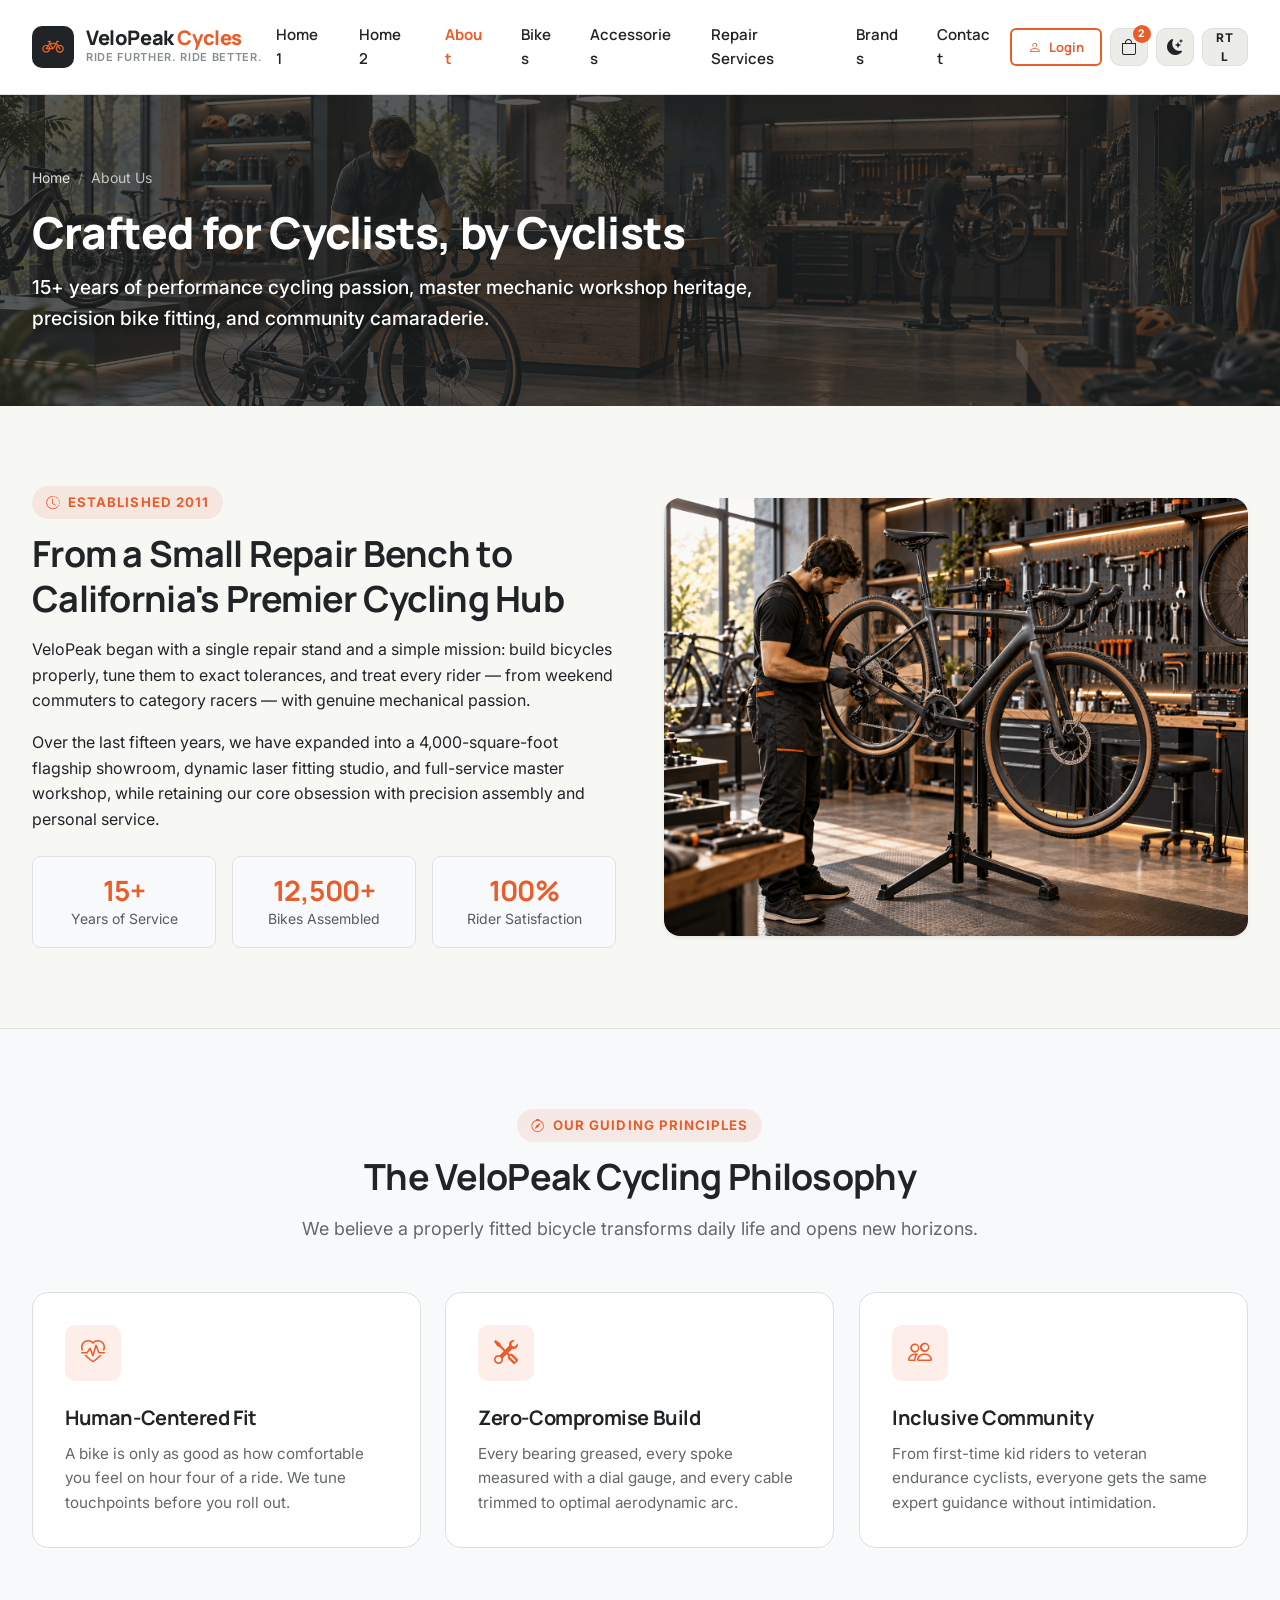
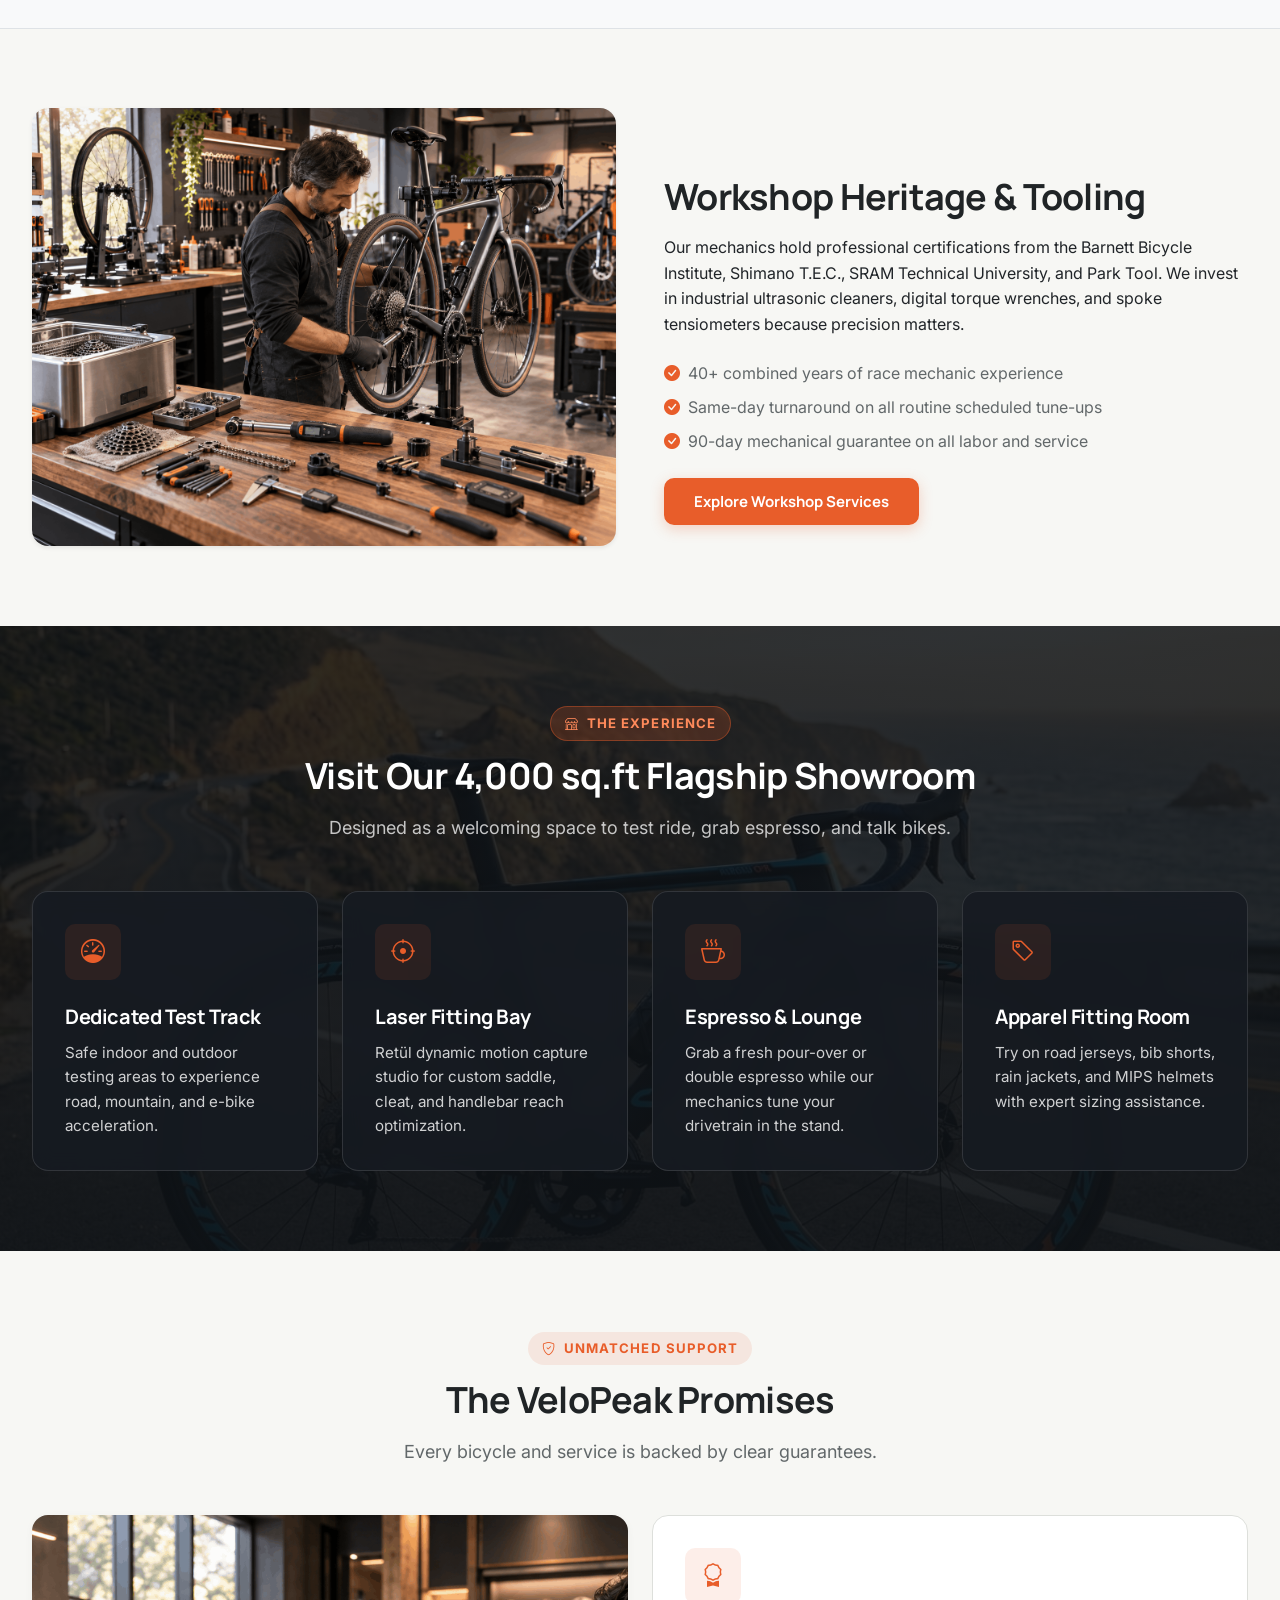
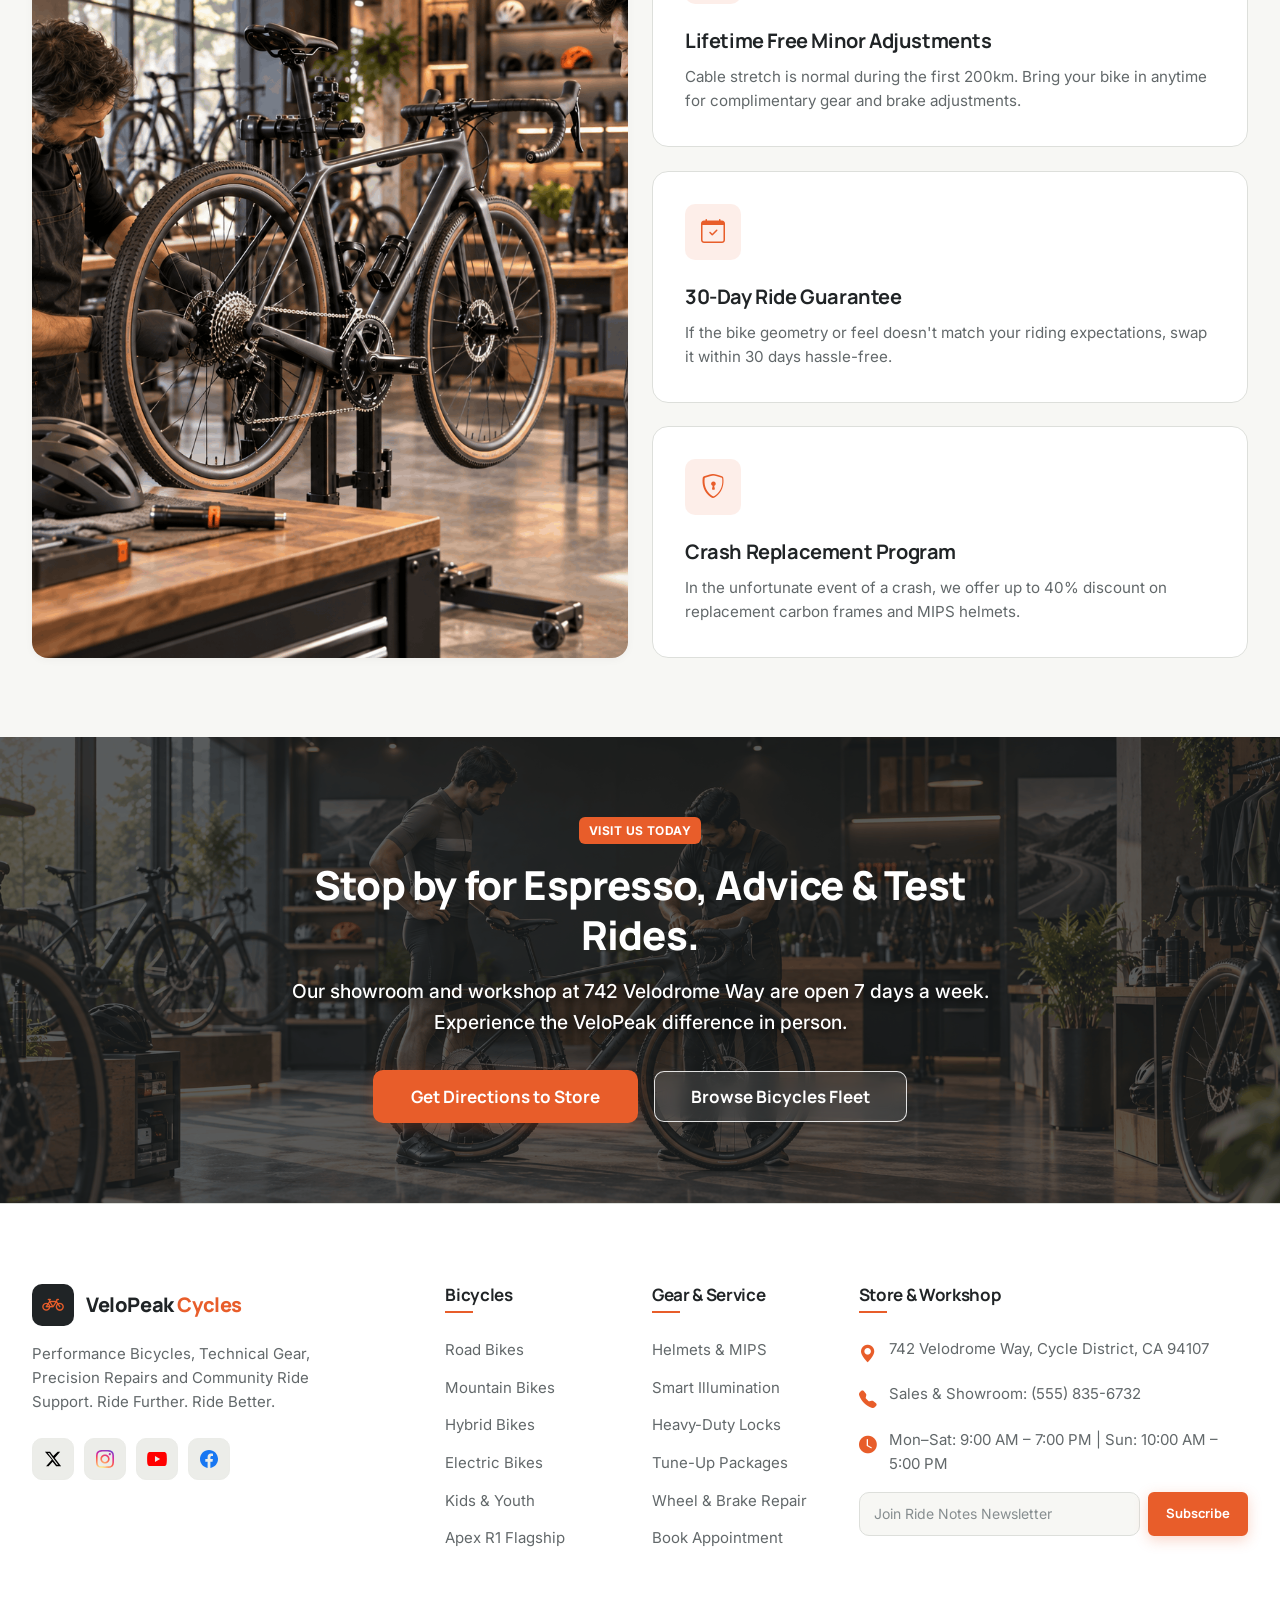
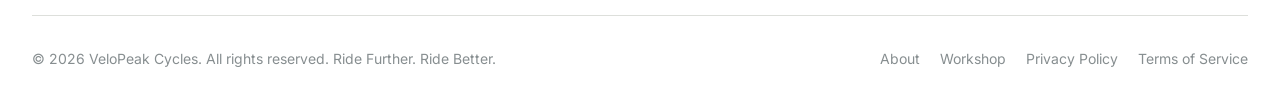
<file: about.html>
<!DOCTYPE html>
<html lang="en" data-theme="light" dir="ltr">
<head>
  <meta charset="UTF-8">
  <meta name="viewport" content="width=device-width, initial-scale=1.0">
  <title>About Us | Our Story, Workshop Heritage & Community | VeloPeak Cycles</title>
  <meta name="description" content="Learn about VeloPeak Cycles. 15+ years of performance cycling passion, master mechanic workshop heritage, and community group rides.">
  
  <!-- Favicon -->
  <link rel="icon" type="image/svg+xml" href="assets/images/favicon.svg">
  <link rel="apple-touch-icon" href="assets/images/favicon.svg">
  <link href="https://cdn.jsdelivr.net/npm/bootstrap@5.3.3/dist/css/bootstrap.min.css" rel="stylesheet">
  <link rel="stylesheet" href="https://cdn.jsdelivr.net/npm/bootstrap-icons@1.11.3/font/bootstrap-icons.min.css">

  <link rel="stylesheet" href="css/main.css">
  <link rel="stylesheet" href="css/header.css">
  <link rel="stylesheet" href="css/buttons.css">
  <link rel="stylesheet" href="css/bikes.css">
  <link rel="stylesheet" href="css/accessories.css">
  <link rel="stylesheet" href="css/services.css">
  <link rel="stylesheet" href="css/filters.css">
  <link rel="stylesheet" href="css/forms.css">
  <link rel="stylesheet" href="css/auth.css">
  <link rel="stylesheet" href="css/footer.css">
  <link rel="stylesheet" href="css/dark-theme.css">
  <link rel="stylesheet" href="css/rtl.css">
  <link rel="stylesheet" href="css/desktop.css">
  <link rel="stylesheet" href="css/tablet.css">
  <link rel="stylesheet" href="css/mobile.css">
</head>
<body>

  <!-- ==================== HEADER ==================== -->
  <header class="site-header">
    <div class="site-container">
      <nav class="navbar navbar-expand-lg navbar-light">
        <a class="navbar-brand" href="index.html" id="brand-logo-link">
          <div class="brand-logo-icon"><i class="bi bi-bicycle"></i></div>
          <div class="brand-text-group">
            <span class="brand-name">VeloPeak <span>Cycles</span></span>
            <span class="brand-tagline">Ride Further. Ride Better.</span>
          </div>
        </a>

        <div class="collapse navbar-collapse justify-content-center" id="navbarMain">
          <ul class="navbar-nav mb-2 mb-lg-0 gap-1">
            <li class="nav-item"><a class="nav-link" href="index.html">Home 1</a></li>
            <li class="nav-item"><a class="nav-link" href="home-2.html">Home 2</a></li>
            <li class="nav-item"><a class="nav-link active" href="about.html">About</a></li>
            <li class="nav-item"><a class="nav-link" href="bikes.html">Bikes</a></li>
            <li class="nav-item"><a class="nav-link" href="accessories.html">Accessories</a></li>
            <li class="nav-item"><a class="nav-link" href="services.html">Repair Services</a></li>
            <li class="nav-item"><a class="nav-link" href="brands.html">Brands</a></li>
            <li class="nav-item"><a class="nav-link" href="contact.html">Contact</a></li>
          </ul>
        </div>

        <div class="header-actions">
          <a href="login.html" class="btn-custom btn-secondary-custom btn-sm-custom d-none d-sm-inline-flex">
            <i class="bi bi-person"></i> Login
          </a>
          <a href="bikes.html" class="header-action-btn" title="View Cart">
            <i class="bi bi-bag"></i>
            <span class="badge-pill cart-count-badge">2</span>
          </a>
          <button type="button" class="header-action-btn theme-toggle-btn" title="Toggle Dark/Light Mode">
            <i class="bi bi-moon-stars-fill"></i>
          </button>
          <button type="button" class="header-action-btn rtl-toggle-btn" title="Toggle RTL/LTR">
            <span>RTL</span>
          </button>
          <button class="navbar-toggler header-action-btn d-lg-none" type="button" data-bs-toggle="offcanvas" data-bs-target="#mobileMenuOffcanvas">
            <i class="bi bi-list fs-5"></i>
          </button>
        </div>
      </nav>
    </div>
  </header>

  <!-- Mobile Offcanvas Menu -->
  <div class="offcanvas offcanvas-start" tabindex="-1" id="mobileMenuOffcanvas">
    <div class="offcanvas-header">
      <div class="d-flex align-items-center gap-2">
        <div class="brand-logo-icon" style="width:36px;height:36px;font-size:1.1rem;"><i class="bi bi-bicycle"></i></div>
        <span class="brand-name fs-5">VeloPeak <span>Cycles</span></span>
      </div>
      <button type="button" class="btn-close text-reset" data-bs-dismiss="offcanvas"></button>
    </div>
    <div class="offcanvas-body">
      <div class="d-flex flex-column mb-4">
        <a class="offcanvas-nav-link" href="index.html">Home 1 <i class="bi bi-chevron-right"></i></a>
        <a class="offcanvas-nav-link" href="home-2.html">Home 2 <i class="bi bi-chevron-right"></i></a>
        <a class="offcanvas-nav-link active" href="about.html">About <i class="bi bi-chevron-right"></i></a>
        <a class="offcanvas-nav-link" href="bikes.html">Bikes <i class="bi bi-chevron-right"></i></a>
        <a class="offcanvas-nav-link" href="accessories.html">Accessories <i class="bi bi-chevron-right"></i></a>
        <a class="offcanvas-nav-link" href="services.html">Repair Services <i class="bi bi-chevron-right"></i></a>
        <a class="offcanvas-nav-link" href="brands.html">Brands <i class="bi bi-chevron-right"></i></a>
        <a class="offcanvas-nav-link" href="contact.html">Contact <i class="bi bi-chevron-right"></i></a>
      </div>
      <div class="mt-auto pt-3 border-top header-actions-drawer">
        <a href="login.html" class="btn-custom btn-secondary-custom btn-sm-custom">
          <i class="bi bi-person"></i> Login
        </a>
        <a href="bikes.html" class="header-action-btn" title="View Cart">
          <i class="bi bi-bag"></i>
          <span class="badge-pill cart-count-badge">2</span>
        </a>
        <button type="button" class="header-action-btn theme-toggle-btn" title="Toggle Dark/Light Mode">
          <i class="bi bi-moon-stars-fill"></i>
        </button>
        <button type="button" class="header-action-btn rtl-toggle-btn" title="Toggle RTL/LTR">
          <span>RTL</span>
        </button>
      </div>
    </div>
  </div>

  <main>
    <!-- ==================== PAGE BANNER ==================== -->
    <section class="page-banner">
      <img src="assets/images/hero/about-banner.png" alt="VeloPeak Workshop Heritage" class="page-banner-bg">
      <div class="site-container">
        <div class="page-banner-content">
          <nav class="breadcrumb-nav">
            <a href="index.html">Home</a>
            <span class="breadcrumb-separator">/</span>
            <span>About Us</span>
          </nav>
          <h1 class="page-banner-title">Crafted for Cyclists, by Cyclists</h1>
          <p class="page-banner-subtitle">
            15+ years of performance cycling passion, master mechanic workshop heritage, precision bike fitting, and community camaraderie.
          </p>
        </div>
      </div>
    </section>

    <!-- ==================== 1. OUR STORY & ORIGIN ==================== -->
    <section class="section-padding">
      <div class="site-container">
        <div class="row align-items-center g-5">
          <div class="col-lg-6">
            <span class="section-badge"><i class="bi bi-clock-history"></i> Established 2011</span>
            <h2 class="section-title">From a Small Repair Bench to California's Premier Cycling Hub</h2>
            <p class="text-body mb-3">
              VeloPeak began with a single repair stand and a simple mission: build bicycles properly, tune them to exact tolerances, and treat every rider — from weekend commuters to category racers — with genuine mechanical passion.
            </p>
            <p class="text-body mb-4">
              Over the last fifteen years, we have expanded into a 4,000-square-foot flagship showroom, dynamic laser fitting studio, and full-service master workshop, while retaining our core obsession with precision assembly and personal service.
            </p>
            <div class="row g-3 about-stats-row">
              <div class="col-4">
                <div class="p-3 bg-light rounded-3 border text-center">
                  <div class="h3 text-primary mb-0 fw-bold">15+</div>
                  <div class="small text-muted">Years of Service</div>
                </div>
              </div>
              <div class="col-4">
                <div class="p-3 bg-light rounded-3 border text-center">
                  <div class="h3 text-primary mb-0 fw-bold">12,500+</div>
                  <div class="small text-muted">Bikes Assembled</div>
                </div>
              </div>
              <div class="col-4">
                <div class="p-3 bg-light rounded-3 border text-center">
                  <div class="h3 text-primary mb-0 fw-bold">100%</div>
                  <div class="small text-muted">Rider Satisfaction</div>
                </div>
              </div>
            </div>
          </div>
          <div class="col-lg-6">
            <img src="assets/images/pages/masters_workshop.png" alt="VeloPeak flagship workshop interior" class="img-fluid rounded-4 shadow-sm w-100">
          </div>
        </div>
      </div>
    </section>

    <!-- ==================== 2. BUILT AROUND CYCLING PHILOSOPHY ==================== -->
    <section class="section-padding bg-light border-top border-bottom">
      <div class="site-container">
        <div class="section-header text-center">
          <span class="section-badge"><i class="bi bi-compass"></i> Our Guiding Principles</span>
          <h2 class="section-title">The VeloPeak Cycling Philosophy</h2>
          <p class="section-subtitle">We believe a properly fitted bicycle transforms daily life and opens new horizons.</p>
        </div>

        <div class="row g-4">
          <div class="col-lg-4 col-md-6">
            <div class="feature-card">
              <div class="feature-icon-wrapper"><i class="bi bi-heart-pulse"></i></div>
              <h4 class="feature-title">Human-Centered Fit</h4>
              <p class="feature-desc">A bike is only as good as how comfortable you feel on hour four of a ride. We tune touchpoints before you roll out.</p>
            </div>
          </div>
          <div class="col-lg-4 col-md-6">
            <div class="feature-card">
              <div class="feature-icon-wrapper"><i class="bi bi-tools"></i></div>
              <h4 class="feature-title">Zero-Compromise Build</h4>
              <p class="feature-desc">Every bearing greased, every spoke measured with a dial gauge, and every cable trimmed to optimal aerodynamic arc.</p>
            </div>
          </div>
          <div class="col-lg-4 col-md-12">
            <div class="feature-card">
              <div class="feature-icon-wrapper"><i class="bi bi-people"></i></div>
              <h4 class="feature-title">Inclusive Community</h4>
              <p class="feature-desc">From first-time kid riders to veteran endurance cyclists, everyone gets the same expert guidance without intimidation.</p>
            </div>
          </div>
        </div>
      </div>
    </section>

    <!-- ==================== 3. WORKSHOP HERITAGE & MECHANIC CREDENTIALS ==================== -->
    <section class="section-padding">
      <div class="site-container">
        <div class="row align-items-center g-5">
          <div class="col-lg-6 order-lg-2">
            <span class="section-badge"><i class="bi bi-wrench-adjustable-circle"></i> Master Mechanics</span>
            <h2 class="section-title">Workshop Heritage & Tooling</h2>
            <p class="text-body mb-4">
              Our mechanics hold professional certifications from the Barnett Bicycle Institute, Shimano T.E.C., SRAM Technical University, and Park Tool. We invest in industrial ultrasonic cleaners, digital torque wrenches, and spoke tensiometers because precision matters.
            </p>
            <div class="d-flex flex-column gap-2 mb-4">
              <div class="d-flex align-items-center gap-2"><i class="bi bi-check-circle-fill text-primary"></i> 40+ combined years of race mechanic experience</div>
              <div class="d-flex align-items-center gap-2"><i class="bi bi-check-circle-fill text-primary"></i> Same-day turnaround on all routine scheduled tune-ups</div>
              <div class="d-flex align-items-center gap-2"><i class="bi bi-check-circle-fill text-primary"></i> 90-day mechanical guarantee on all labor and service</div>
            </div>
            <a href="services.html" class="btn-custom btn-primary-custom">Explore Workshop Services</a>
          </div>
          <div class="col-lg-6 order-lg-1">
            <img src="assets/images/pages/about_master_mechanics.png" alt="VeloPeak cycling community" class="img-fluid rounded-4 shadow-sm w-100">
          </div>
        </div>
      </div>
    </section>

    <!-- ==================== 4. FLAGSHIP SHOWROOM EXPERIENCE ==================== -->
    <section class="section-padding experience-section position-relative overflow-hidden" id="experience-section">
      <div class="experience-bg-wrapper">
        <img src="assets/images/hero/hero-home-1.jpg" alt="VeloPeak Flagship Showroom Experience" class="experience-bg-img">
        <div class="experience-overlay"></div>
      </div>
      <div class="site-container position-relative" style="z-index: 2;">
        <div class="section-header text-center">
          <span class="section-badge"><i class="bi bi-shop"></i> The Experience</span>
          <h2 class="section-title">Visit Our 4,000 sq.ft Flagship Showroom</h2>
          <p class="section-subtitle">Designed as a welcoming space to test ride, grab espresso, and talk bikes.</p>
        </div>

        <div class="row g-4 showroom-experience-grid">
          <div class="col-lg-3 col-md-6">
            <div class="feature-card experience-card">
              <div class="feature-icon-wrapper"><i class="bi bi-speedometer"></i></div>
              <h4 class="feature-title">Dedicated Test Track</h4>
              <p class="feature-desc">Safe indoor and outdoor testing areas to experience road, mountain, and e-bike acceleration.</p>
            </div>
          </div>
          <div class="col-lg-3 col-md-6">
            <div class="feature-card experience-card">
              <div class="feature-icon-wrapper"><i class="bi bi-crosshair"></i></div>
              <h4 class="feature-title">Laser Fitting Bay</h4>
              <p class="feature-desc">Retül dynamic motion capture studio for custom saddle, cleat, and handlebar reach optimization.</p>
            </div>
          </div>
          <div class="col-lg-3 col-md-6">
            <div class="feature-card experience-card">
              <div class="feature-icon-wrapper"><i class="bi bi-cup-hot"></i></div>
              <h4 class="feature-title">Espresso & Lounge</h4>
              <p class="feature-desc">Grab a fresh pour-over or double espresso while our mechanics tune your drivetrain in the stand.</p>
            </div>
          </div>
          <div class="col-lg-3 col-md-6">
            <div class="feature-card experience-card">
              <div class="feature-icon-wrapper"><i class="bi bi-tag"></i></div>
              <h4 class="feature-title">Apparel Fitting Room</h4>
              <p class="feature-desc">Try on road jerseys, bib shorts, rain jackets, and MIPS helmets with expert sizing assistance.</p>
            </div>
          </div>
        </div>
      </div>
    </section>

    <!-- ==================== 5. OUR PROMISES ==================== -->
    <section class="section-padding">
      <div class="site-container">
        <div class="section-header text-center">
          <span class="section-badge"><i class="bi bi-shield-check"></i> Unmatched Support</span>
          <h2 class="section-title">The VeloPeak Promises</h2>
          <p class="section-subtitle">Every bicycle and service is backed by clear guarantees.</p>
        </div>

        <div class="promises-layout">
          <figure class="promises-image-wrap">
            <img src="assets/images/pages/the_veloPeak_promises.png" alt="VeloPeak mechanic servicing a customer's bicycle in the workshop" class="promises-image">
          </figure>

          <div class="promises-grid">
            <div class="feature-card">
              <div class="feature-icon-wrapper"><i class="bi bi-award"></i></div>
              <h4 class="feature-title">Lifetime Free Minor Adjustments</h4>
              <p class="feature-desc">Cable stretch is normal during the first 200km. Bring your bike in anytime for complimentary gear and brake adjustments.</p>
            </div>
            <div class="feature-card">
              <div class="feature-icon-wrapper"><i class="bi bi-calendar-check"></i></div>
              <h4 class="feature-title">30-Day Ride Guarantee</h4>
              <p class="feature-desc">If the bike geometry or feel doesn't match your riding expectations, swap it within 30 days hassle-free.</p>
            </div>
            <div class="feature-card">
              <div class="feature-icon-wrapper"><i class="bi bi-shield-lock"></i></div>
              <h4 class="feature-title">Crash Replacement Program</h4>
              <p class="feature-desc">In the unfortunate event of a crash, we offer up to 40% discount on replacement carbon frames and MIPS helmets.</p>
            </div>
          </div>
        </div>
      </div>
    </section>

    <!-- ==================== 6. FINAL CTA BANNER ==================== -->
    <section class="cta-banner-section">
      <img src="assets/images/cta/about-cta.png" alt="Mechanic and cyclist discussing a finished bike" class="cta-banner-bg">
      <div class="site-container">
        <div class="cta-banner-content">
          <span class="badge-custom badge-primary mb-3">Visit Us Today</span>
          <h2 class="cta-banner-title">Stop by for Espresso, Advice & Test Rides.</h2>
          <p class="cta-banner-text">
            Our showroom and workshop at 742 Velodrome Way are open 7 days a week. Experience the VeloPeak difference in person.
          </p>
          <div class="d-flex flex-wrap justify-content-center gap-3">
            <a href="contact.html" class="btn-custom btn-primary-custom btn-lg-custom">Get Directions to Store</a>
            <a href="bikes.html" class="btn-custom btn-dark-outline btn-lg-custom">Browse Bicycles Fleet</a>
          </div>
        </div>
      </div>
    </section>
  </main>

  <!-- ==================== FOOTER ==================== -->
  <footer class="site-footer">
    <div class="site-container">
      <div class="row g-4">
        <div class="col-lg-4 col-md-6 footer-brand-col">
          <a class="footer-logo" href="index.html">
            <div class="brand-logo-icon"><i class="bi bi-bicycle"></i></div>
            <span class="brand-name">VeloPeak <span>Cycles</span></span>
          </a>
          <p class="footer-tagline-text">
            Performance Bicycles, Technical Gear, Precision Repairs and Community Ride Support. Ride Further. Ride Better.
          </p>
          <div class="footer-social-links">
            <a href="#" class="footer-social-btn" aria-label="Twitter / X"><svg width="18" height="18" viewBox="0 0 24 24" xmlns="http://www.w3.org/2000/svg"><path d="M18.244 2.25h3.308l-7.227 8.26 8.502 11.24H16.17l-4.714-6.231-5.401 6.231H2.747l7.73-8.835L1.254 2.25H8.08l4.259 5.629L18.244 2.25zm-1.161 17.52h1.833L7.084 4.126H5.117L17.083 19.77z" fill="#000000"/></svg></a>
            <a href="#" class="footer-social-btn" aria-label="Instagram"><svg width="18" height="18" viewBox="0 0 24 24" xmlns="http://www.w3.org/2000/svg"><defs><radialGradient id="ig-grad" cx="30%" cy="107%" r="150%"><stop offset="0%" stop-color="#fdf497"/><stop offset="5%" stop-color="#fdf497"/><stop offset="45%" stop-color="#fd5949"/><stop offset="60%" stop-color="#d6249f"/><stop offset="90%" stop-color="#285AEB"/></radialGradient></defs><path d="M12 2.163c3.204 0 3.584.012 4.85.07 3.252.148 4.771 1.691 4.919 4.919.058 1.265.069 1.645.069 4.849 0 3.205-.012 3.584-.069 4.849-.149 3.225-1.664 4.771-4.919 4.919-1.266.058-1.644.07-4.85.07-3.204 0-3.584-.012-4.849-.07-3.26-.149-4.771-1.699-4.919-4.92-.058-1.265-.07-1.644-.07-4.849 0-3.204.013-3.583.07-4.849.149-3.227 1.664-4.771 4.919-4.919 1.266-.057 1.645-.069 4.849-.069zm0-2.163c-3.259 0-3.667.014-4.947.072-4.358.2-6.78 2.618-6.98 6.98-.059 1.281-.073 1.689-.073 4.948 0 3.259.014 3.668.072 4.948.2 4.358 2.618 6.78 6.98 6.98 1.281.058 1.689.072 4.948.072 3.259 0 3.668-.014 4.948-.072 4.354-.2 6.782-2.618 6.979-6.98.059-1.28.073-1.689.073-4.948 0-3.259-.014-3.667-.072-4.947-.196-4.354-2.617-6.78-6.979-6.98-1.281-.059-1.69-.073-4.949-.073zm0 5.838c-3.403 0-6.162 2.759-6.162 6.162s2.759 6.163 6.162 6.163 6.162-2.759 6.162-6.163c0-3.403-2.759-6.162-6.162-6.162zm0 10.162c-2.209 0-4-1.79-4-4 0-2.209 1.791-4 4-4s4 1.791 4 4c0 2.21-1.791 4-4 4zm6.406-11.845c-.796 0-1.441.645-1.441 1.44s.645 1.44 1.441 1.44c.795 0 1.439-.645 1.439-1.44s-.644-1.44-1.439-1.44z" fill="url(#ig-grad)"/></svg></a>
            <a href="#" class="footer-social-btn" aria-label="YouTube"><svg width="20" height="14" viewBox="0 0 24 17" xmlns="http://www.w3.org/2000/svg"><path d="M23.495 2.205a3.02 3.02 0 0 0-2.122-2.137C19.545 0 12 0 12 0s-7.545 0-9.373.068a3.02 3.02 0 0 0-2.122 2.137C0 3.964 0 8.5 0 8.5s0 4.536.505 6.295a3.02 3.02 0 0 0 2.122 2.137C4.455 17 12 17 12 17s7.545 0 9.373-.068a3.02 3.02 0 0 0 2.122-2.137C24 13.036 24 8.5 24 8.5s0-4.536-.505-6.295zM9.545 12.068V4.932L15.818 8.5l-6.273 3.568z" fill="#FF0000"/></svg></a>
            <a href="#" class="footer-social-btn" aria-label="Facebook"><svg width="18" height="18" viewBox="0 0 24 24" xmlns="http://www.w3.org/2000/svg"><path d="M24 12.073c0-6.627-5.373-12-12-12s-12 5.373-12 12c0 5.99 4.388 10.954 10.125 11.854v-8.385H7.078v-3.47h3.047V9.43c0-3.007 1.792-4.669 4.533-4.669 1.312 0 2.686.235 2.686.235v2.953H15.83c-1.491 0-1.956.925-1.956 1.874v2.25h3.328l-.532 3.47h-2.796v8.385C19.612 23.027 24 18.062 24 12.073z" fill="#1877F2"/></svg></a>
          </div>
        </div>

        <div class="col-lg-2 col-md-6 col-6">
          <h4 class="footer-heading">Bicycles</h4>
          <ul class="footer-nav-list">
            <li><a href="bikes.html?type=road" class="footer-nav-link">Road Bikes</a></li>
            <li><a href="bikes.html?type=mountain" class="footer-nav-link">Mountain Bikes</a></li>
            <li><a href="bikes.html?type=hybrid" class="footer-nav-link">Hybrid Bikes</a></li>
            <li><a href="bikes.html?type=electric" class="footer-nav-link">Electric Bikes</a></li>
            <li><a href="bikes.html?type=kids" class="footer-nav-link">Kids & Youth</a></li>
            <li><a href="bike-details.html" class="footer-nav-link">Apex R1 Flagship</a></li>
          </ul>
        </div>

        <div class="col-lg-2 col-md-6 col-6">
          <h4 class="footer-heading">Gear & Service</h4>
          <ul class="footer-nav-list">
            <li><a href="accessories.html" class="footer-nav-link">Helmets & MIPS</a></li>
            <li><a href="accessories.html" class="footer-nav-link">Smart Illumination</a></li>
            <li><a href="accessories.html" class="footer-nav-link">Heavy-Duty Locks</a></li>
            <li><a href="services.html" class="footer-nav-link">Tune-Up Packages</a></li>
            <li><a href="services.html#individual-repairs" class="footer-nav-link">Wheel & Brake Repair</a></li>
            <li><a href="services.html#booking-section" class="footer-nav-link">Book Appointment</a></li>
          </ul>
        </div>

        <div class="col-lg-4 col-md-6">
          <h4 class="footer-heading">Store & Workshop</h4>
          <ul class="footer-contact-list mb-3">
            <li class="footer-contact-item">
              <i class="bi bi-geo-alt-fill"></i>
              <span>742 Velodrome Way, Cycle District, CA 94107</span>
            </li>
            <li class="footer-contact-item">
              <i class="bi bi-telephone-fill"></i>
              <span>Sales & Showroom: (555) 835-6732</span>
            </li>
            <li class="footer-contact-item">
              <i class="bi bi-clock-fill"></i>
              <span>Mon–Sat: 9:00 AM – 7:00 PM | Sun: 10:00 AM – 5:00 PM</span>
            </li>
          </ul>
          <form class="footer-newsletter-form">
            <input type="email" class="footer-newsletter-input" placeholder="Join Ride Notes Newsletter" required>
            <button type="submit" class="btn-custom btn-primary-custom btn-sm-custom">Subscribe</button>
          </form>
        </div>
      </div>

      <div class="footer-bottom">
        <div>&copy; 2026 VeloPeak Cycles. All rights reserved. Ride Further. Ride Better.</div>
        <div class="footer-bottom-links">
          <a href="about.html">About</a>
          <a href="services.html">Workshop</a>
          <a href="contact.html">Privacy Policy</a>
          <a href="contact.html">Terms of Service</a>
        </div>
      </div>
    </div>
  </footer>

  <script src="https://cdn.jsdelivr.net/npm/bootstrap@5.3.3/dist/js/bootstrap.bundle.min.js"></script>
  <script src="js/main.js"></script>
</body>
</html>
</file>
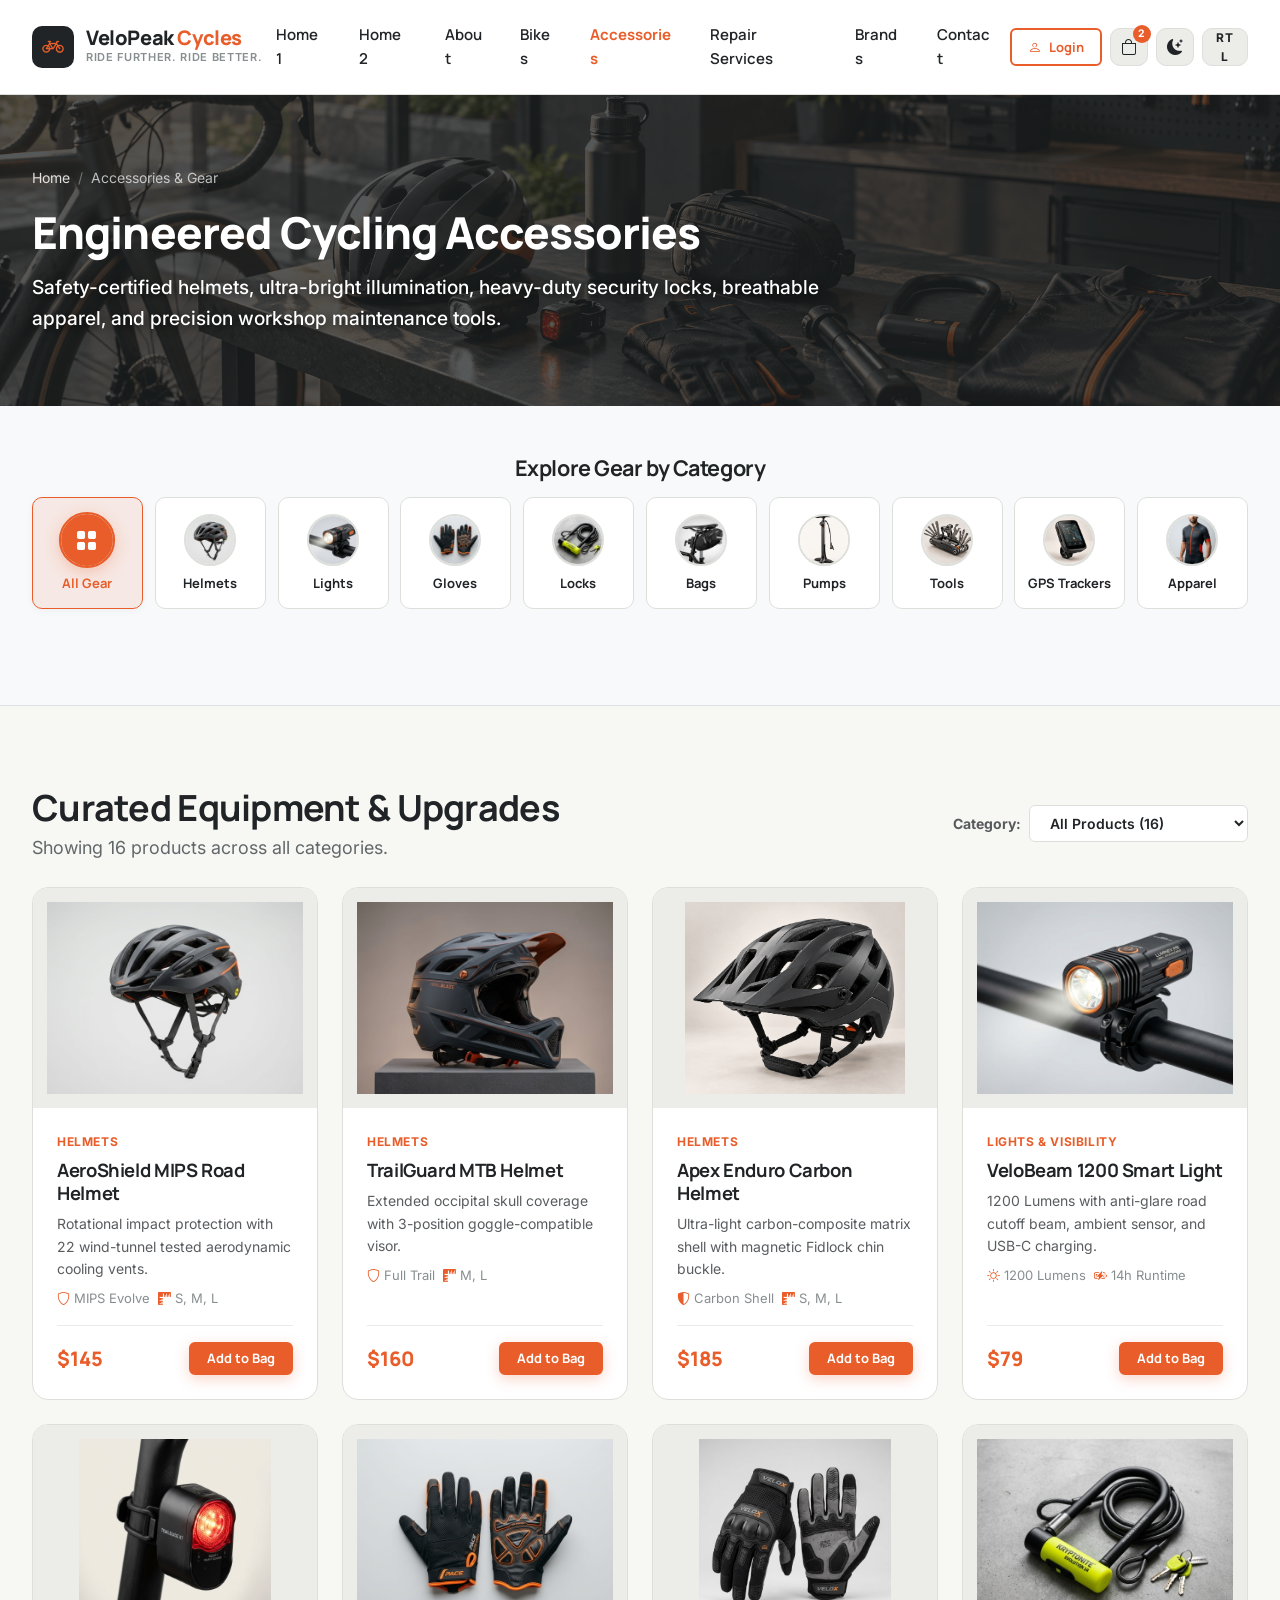
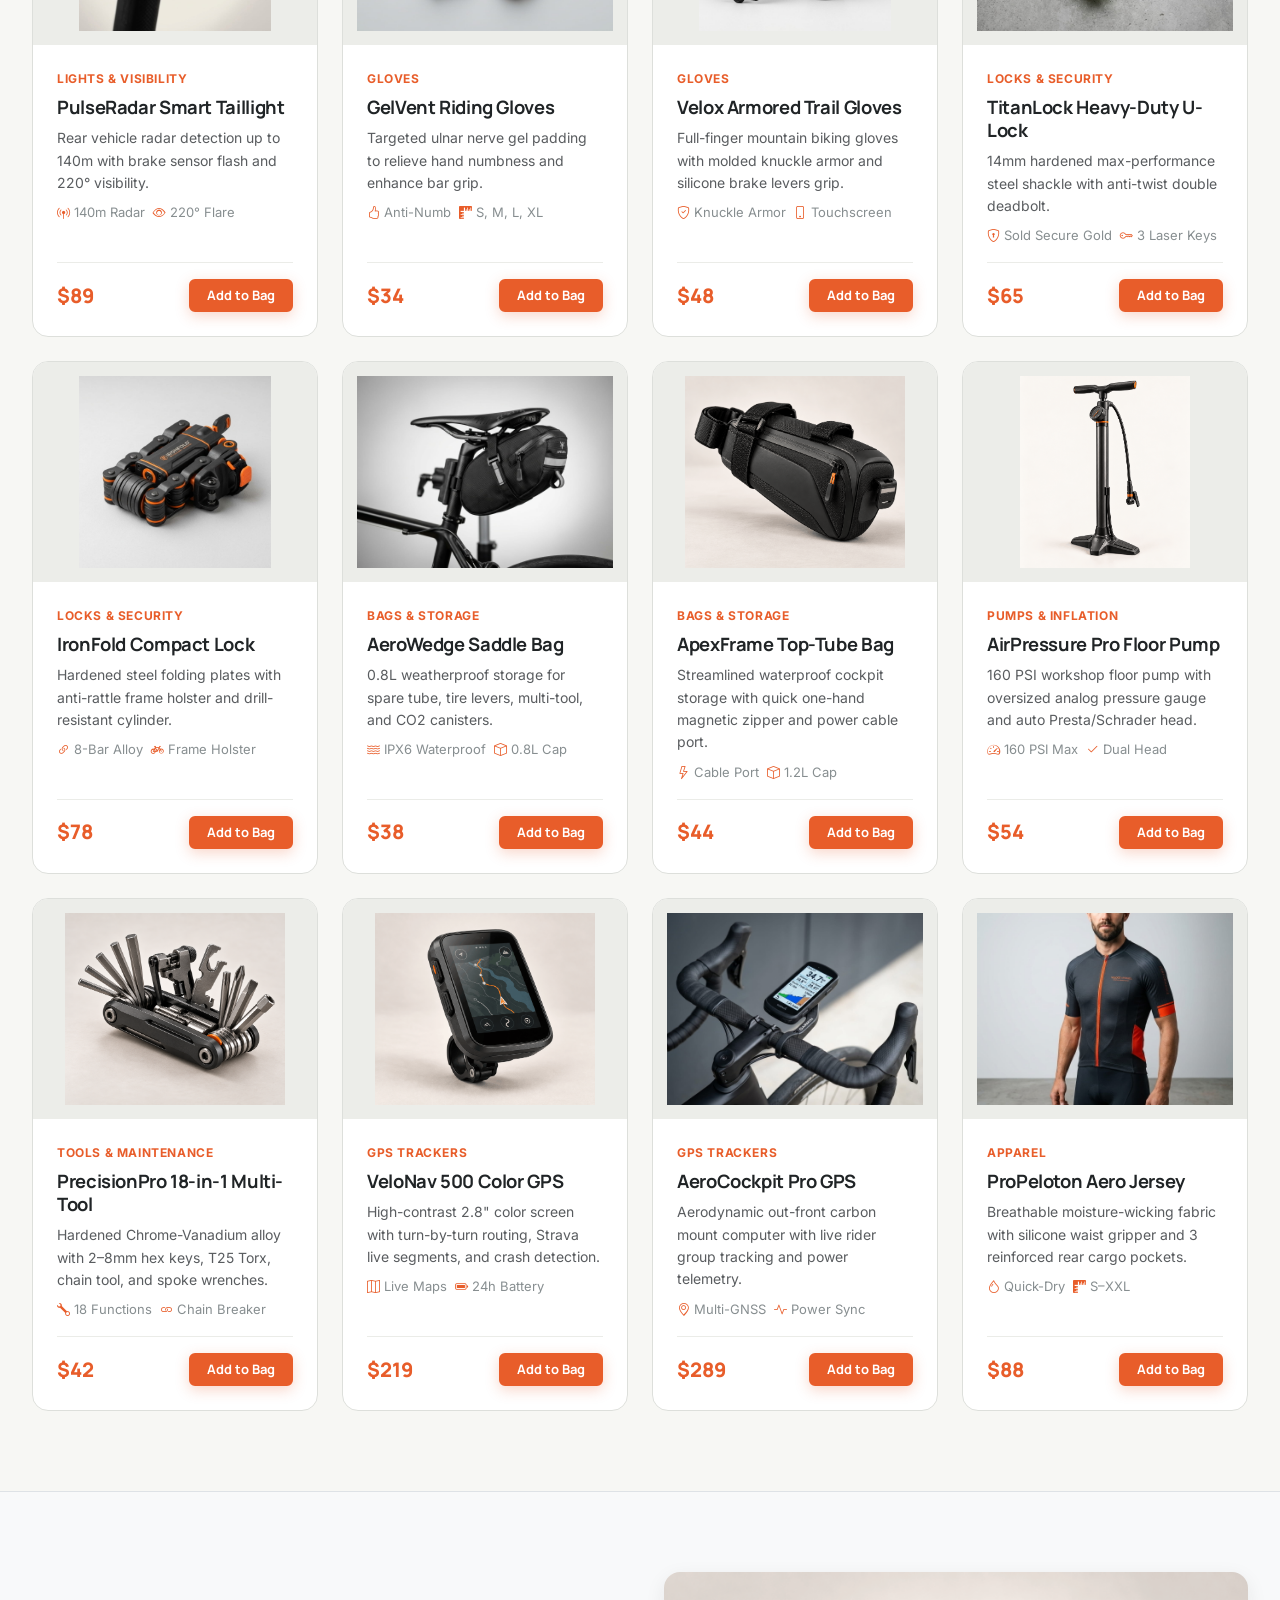
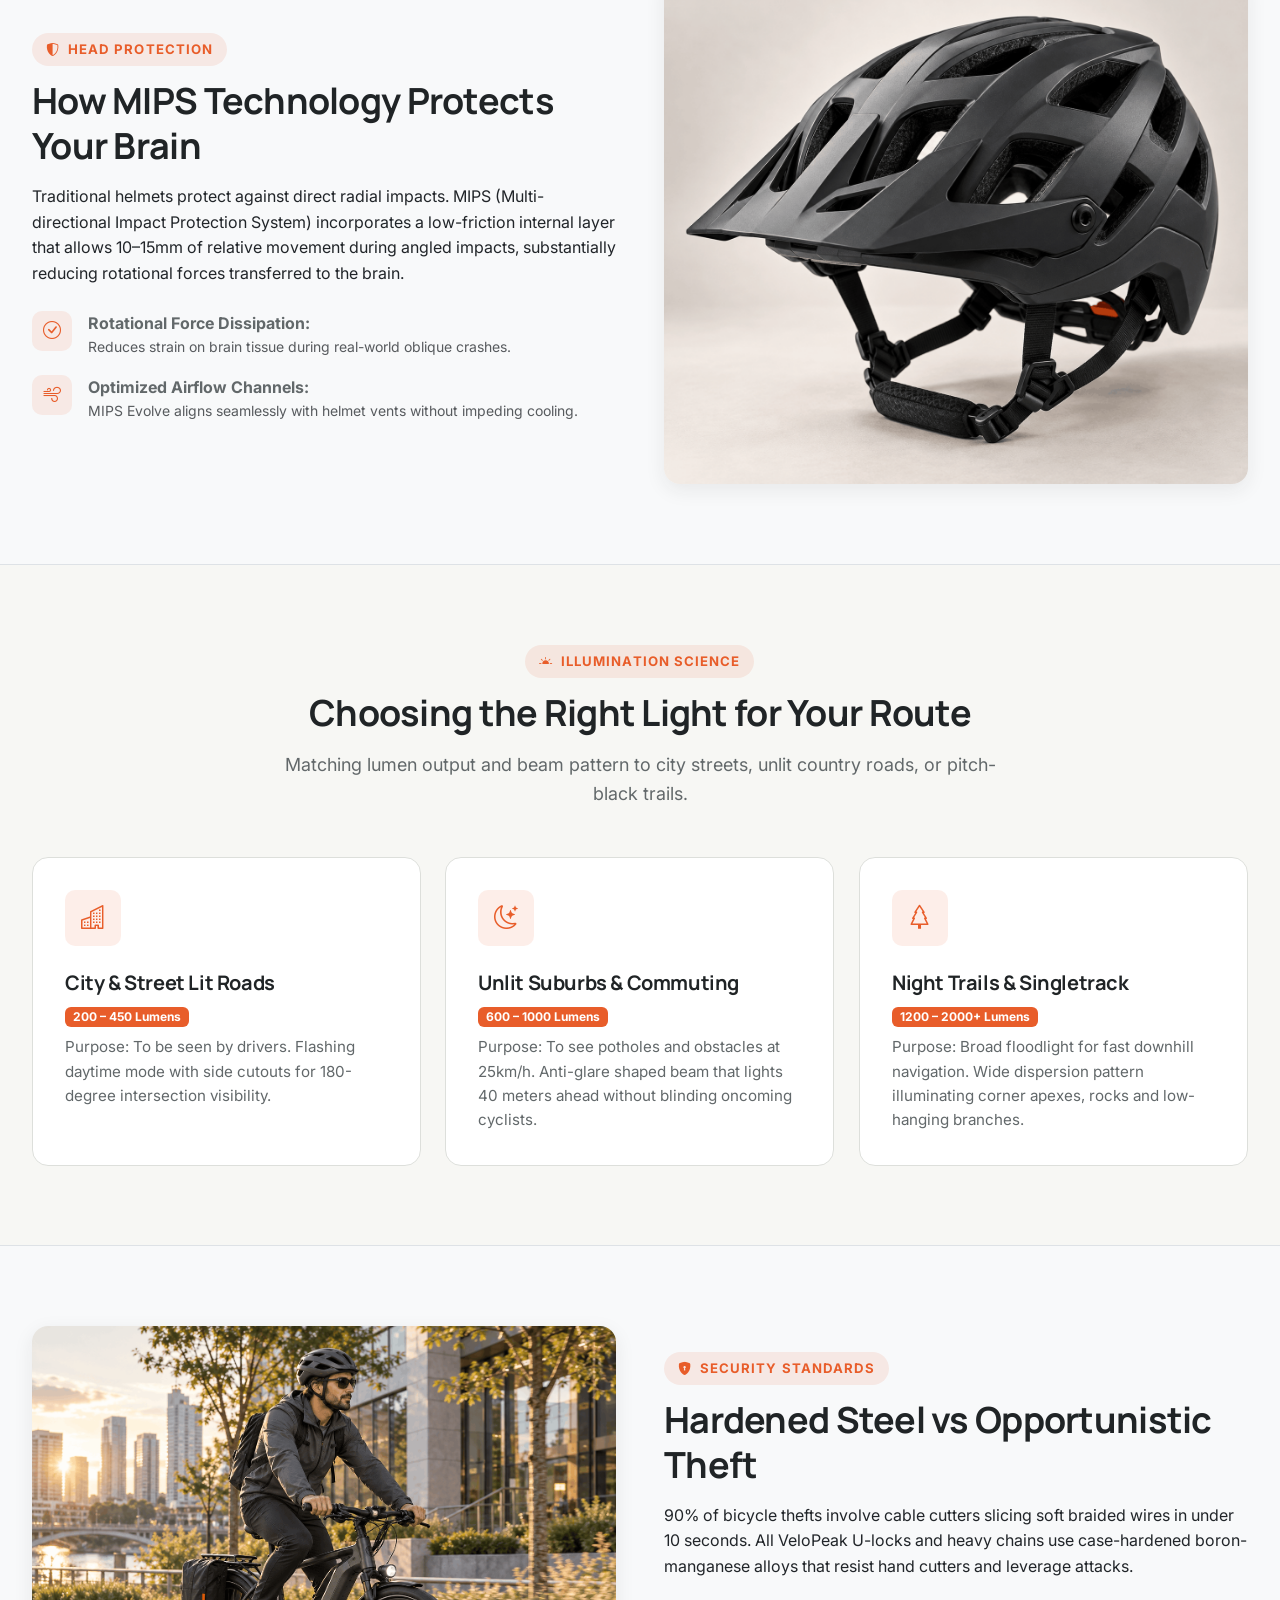
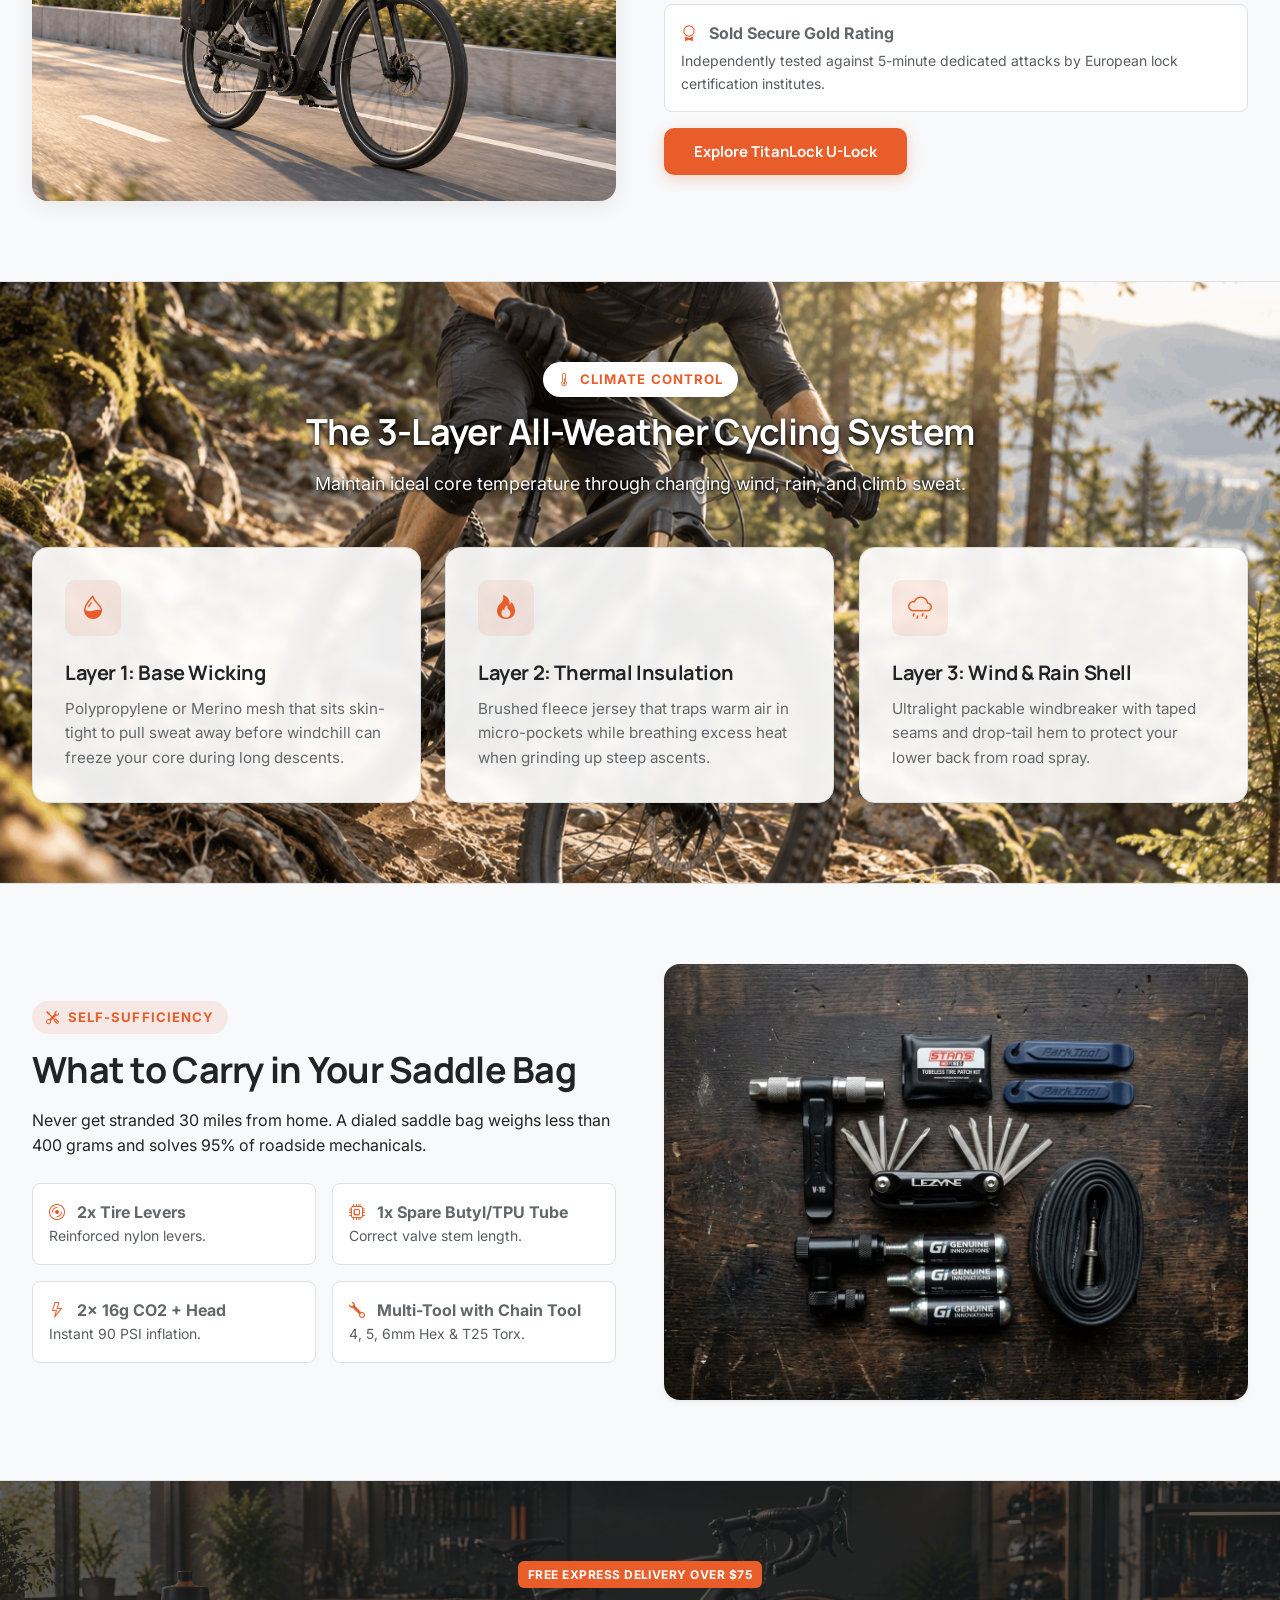
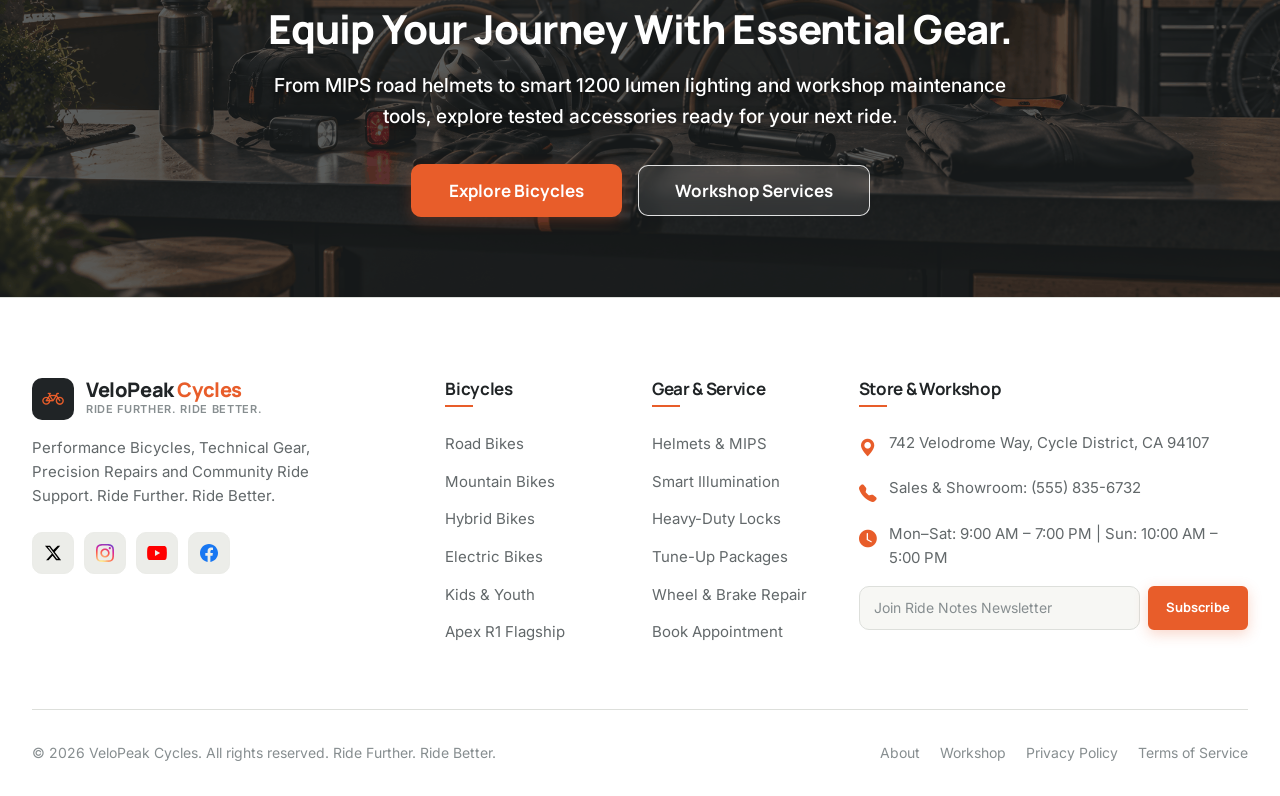
<file: accessories.html>
<!DOCTYPE html>
<html lang="en" data-theme="light" dir="ltr">
<head>
  <meta charset="UTF-8">
  <meta name="viewport" content="width=device-width, initial-scale=1.0">
  <title>Cycling Accessories & Gear | Helmets, Lights, Locks, Apparel | VeloPeak Cycles</title>
  <meta name="description" content="Shop premium cycling accessories at VeloPeak Cycles. MIPS helmets, USB rechargeable bike lights, heavy-duty U-locks, performance apparel and workshop tools.">
  
  <!-- Favicon -->
  <link rel="icon" type="image/svg+xml" href="assets/images/favicon.svg">
  <link rel="apple-touch-icon" href="assets/images/favicon.svg">
  <link href="https://cdn.jsdelivr.net/npm/bootstrap@5.3.3/dist/css/bootstrap.min.css" rel="stylesheet">
  <link rel="stylesheet" href="https://cdn.jsdelivr.net/npm/bootstrap-icons@1.11.3/font/bootstrap-icons.min.css">

  <link rel="stylesheet" href="css/main.css">
  <link rel="stylesheet" href="css/header.css">
  <link rel="stylesheet" href="css/buttons.css">
  <link rel="stylesheet" href="css/bikes.css">
  <link rel="stylesheet" href="css/accessories.css">
  <link rel="stylesheet" href="css/services.css">
  <link rel="stylesheet" href="css/filters.css">
  <link rel="stylesheet" href="css/forms.css">
  <link rel="stylesheet" href="css/auth.css">
  <link rel="stylesheet" href="css/footer.css">
  <link rel="stylesheet" href="css/dark-theme.css">
  <link rel="stylesheet" href="css/rtl.css">
  <link rel="stylesheet" href="css/desktop.css">
  <link rel="stylesheet" href="css/tablet.css">
  <link rel="stylesheet" href="css/mobile.css">
</head>
<body>

  <!-- ==================== HEADER ==================== -->
  <header class="site-header">
    <div class="site-container">
      <nav class="navbar navbar-expand-lg navbar-light">
        <a class="navbar-brand" href="index.html" id="brand-logo-link">
          <div class="brand-logo-icon"><i class="bi bi-bicycle"></i></div>
          <div class="brand-text-group">
            <span class="brand-name">VeloPeak <span>Cycles</span></span>
            <span class="brand-tagline">Ride Further. Ride Better.</span>
          </div>
        </a>

        <div class="collapse navbar-collapse justify-content-center" id="navbarMain">
          <ul class="navbar-nav mb-2 mb-lg-0 gap-1">
            <li class="nav-item"><a class="nav-link" href="index.html">Home 1</a></li>
            <li class="nav-item"><a class="nav-link" href="home-2.html">Home 2</a></li>
            <li class="nav-item"><a class="nav-link" href="about.html">About</a></li>
            <li class="nav-item"><a class="nav-link" href="bikes.html">Bikes</a></li>
            <li class="nav-item"><a class="nav-link active" href="accessories.html">Accessories</a></li>
            <li class="nav-item"><a class="nav-link" href="services.html">Repair Services</a></li>
            <li class="nav-item"><a class="nav-link" href="brands.html">Brands</a></li>
            <li class="nav-item"><a class="nav-link" href="contact.html">Contact</a></li>
          </ul>
        </div>

        <div class="header-actions">
          <a href="login.html" class="btn-custom btn-secondary-custom btn-sm-custom d-none d-sm-inline-flex">
            <i class="bi bi-person"></i> Login
          </a>
          <a href="accessories.html" class="header-action-btn" title="View Cart">
            <i class="bi bi-bag"></i>
            <span class="badge-pill cart-count-badge">2</span>
          </a>
          <button type="button" class="header-action-btn theme-toggle-btn" title="Toggle Dark/Light Mode">
            <i class="bi bi-moon-stars-fill"></i>
          </button>
          <button type="button" class="header-action-btn rtl-toggle-btn" title="Toggle RTL/LTR">
            <span>RTL</span>
          </button>
          <button class="navbar-toggler header-action-btn d-lg-none" type="button" data-bs-toggle="offcanvas" data-bs-target="#mobileMenuOffcanvas">
            <i class="bi bi-list fs-5"></i>
          </button>
        </div>
      </nav>
    </div>
  </header>

  <!-- Mobile Offcanvas Menu -->
  <div class="offcanvas offcanvas-start" tabindex="-1" id="mobileMenuOffcanvas">
    <div class="offcanvas-header">
      <div class="d-flex align-items-center gap-2">
        <div class="brand-logo-icon" style="width:36px;height:36px;font-size:1.1rem;"><i class="bi bi-bicycle"></i></div>
        <div class="brand-text-group">
          <span class="brand-name fs-5">VeloPeak <span>Cycles</span></span>
          <span class="brand-tagline">Ride Further. Ride Better.</span>
        </div>
      </div>
      <button type="button" class="btn-close text-reset" data-bs-dismiss="offcanvas"></button>
    </div>
    <div class="offcanvas-body">
      <div class="d-flex flex-column mb-4">
        <a class="offcanvas-nav-link" href="index.html">Home 1 <i class="bi bi-chevron-right"></i></a>
        <a class="offcanvas-nav-link" href="home-2.html">Home 2 <i class="bi bi-chevron-right"></i></a>
        <a class="offcanvas-nav-link" href="about.html">About <i class="bi bi-chevron-right"></i></a>
        <a class="offcanvas-nav-link" href="bikes.html">Bikes <i class="bi bi-chevron-right"></i></a>
        <a class="offcanvas-nav-link active" href="accessories.html">Accessories <i class="bi bi-chevron-right"></i></a>
        <a class="offcanvas-nav-link" href="services.html">Repair Services <i class="bi bi-chevron-right"></i></a>
        <a class="offcanvas-nav-link" href="brands.html">Brands <i class="bi bi-chevron-right"></i></a>
        <a class="offcanvas-nav-link" href="contact.html">Contact <i class="bi bi-chevron-right"></i></a>
      </div>
      <div class="mt-auto pt-3 border-top header-actions-drawer">
        <a href="login.html" class="btn-custom btn-secondary-custom btn-sm-custom">
          <i class="bi bi-person"></i> Login
        </a>
        <a href="bikes.html" class="header-action-btn" title="View Cart">
          <i class="bi bi-bag"></i>
          <span class="badge-pill cart-count-badge">2</span>
        </a>
        <button type="button" class="header-action-btn theme-toggle-btn" title="Toggle Dark/Light Mode">
          <i class="bi bi-moon-stars-fill"></i>
        </button>
        <button type="button" class="header-action-btn rtl-toggle-btn" title="Toggle RTL/LTR">
          <span>RTL</span>
        </button>
      </div>
    </div>
  </div>

  <main>
    <!-- ==================== PAGE BANNER ==================== -->
    <section class="page-banner">
      <img src="assets/images/hero/accessories-banner.png" alt="VeloPeak Cycling Accessories" class="page-banner-bg">
      <div class="site-container">
        <div class="page-banner-content">
          <nav class="breadcrumb-nav">
            <a href="index.html">Home</a>
            <span class="breadcrumb-separator">/</span>
            <span>Accessories & Gear</span>
          </nav>
          <h1 class="page-banner-title">Engineered Cycling Accessories</h1>
          <p class="page-banner-subtitle">
            Safety-certified helmets, ultra-bright illumination, heavy-duty security locks, breathable apparel, and precision workshop maintenance tools.
          </p>
        </div>
      </div>
    </section>

    <!-- ==================== 1. VISUAL CATEGORY NAVIGATION ==================== -->
    <section class="section-padding-sm bg-light border-bottom">
      <div class="site-container">
        <h4 class="mb-3 text-center">Explore Gear by Category</h4>
        <div class="accessories-nav-grid" id="accessories-category-nav">
          <a href="#catalog-grid-section" class="acc-cat-item active" data-category="all">
            <div class="acc-cat-thumb">
              <div class="acc-cat-icon"><i class="bi bi-grid-fill"></i></div>
            </div>
            <span class="acc-cat-label">All Gear</span>
          </a>
          <a href="#catalog-grid-section" class="acc-cat-item" data-category="helmets">
            <div class="acc-cat-thumb">
              <img src="assets/images/accessories/helmet-aero.jpg" alt="Helmets" class="acc-cat-img">
            </div>
            <span class="acc-cat-label">Helmets</span>
          </a>
          <a href="#catalog-grid-section" class="acc-cat-item" data-category="lights">
            <div class="acc-cat-thumb">
              <img src="assets/images/accessories/light-lumen-1200.jpg" alt="Lights" class="acc-cat-img">
            </div>
            <span class="acc-cat-label">Lights</span>
          </a>
          <a href="#catalog-grid-section" class="acc-cat-item" data-category="gloves">
            <div class="acc-cat-thumb">
              <img src="assets/images/accessories/gloves-pro.jpg" alt="Gloves" class="acc-cat-img">
            </div>
            <span class="acc-cat-label">Gloves</span>
          </a>
          <a href="#catalog-grid-section" class="acc-cat-item" data-category="locks">
            <div class="acc-cat-thumb">
              <img src="assets/images/accessories/lock-secure-u.jpg" alt="Locks" class="acc-cat-img">
            </div>
            <span class="acc-cat-label">Locks</span>
          </a>
          <a href="#catalog-grid-section" class="acc-cat-item" data-category="bags">
            <div class="acc-cat-thumb">
              <img src="assets/images/accessories/bag-saddle.jpg" alt="Bags" class="acc-cat-img">
            </div>
            <span class="acc-cat-label">Bags</span>
          </a>
          <a href="#catalog-grid-section" class="acc-cat-item" data-category="pumps">
            <div class="acc-cat-thumb">
              <img src="assets/images/pages/air_pump.png" alt="Pumps" class="acc-cat-img">
            </div>
            <span class="acc-cat-label">Pumps</span>
          </a>
          <a href="#catalog-grid-section" class="acc-cat-item" data-category="tools">
            <div class="acc-cat-thumb">
              <img src="assets/images/pages/gear_checklist-3.png" alt="Tools" class="acc-cat-img">
            </div>
            <span class="acc-cat-label">Tools</span>
          </a>
          <a href="#catalog-grid-section" class="acc-cat-item" data-category="gps">
            <div class="acc-cat-thumb">
              <img src="assets/images/pages/gear_checklist-4.png" alt="GPS Trackers" class="acc-cat-img">
            </div>
            <span class="acc-cat-label">GPS Trackers</span>
          </a>
          <a href="#catalog-grid-section" class="acc-cat-item" data-category="apparel">
            <div class="acc-cat-thumb">
              <img src="assets/images/accessories/apparel-jersey.jpg" alt="Apparel" class="acc-cat-img">
            </div>
            <span class="acc-cat-label">Apparel</span>
          </a>
        </div>
      </div>
    </section>

    <!-- ==================== 2. COMPLETE ACCESSORIES CATALOG GRID ==================== -->
    <section class="section-padding" id="catalog-grid-section">
      <div class="site-container">
        
        <div class="d-flex flex-wrap align-items-center justify-content-between mb-4">
          <div>
            <h2 class="section-title mb-1">Curated Equipment & Upgrades</h2>
            <p class="section-subtitle" id="accessory-count-subtitle">Showing 16 products across all categories.</p>
          </div>
          <div class="d-flex align-items-center gap-2 mt-3 mt-md-0">
            <label for="accessory-category-filter" class="small fw-bold text-muted">Category:</label>
            <select class="catalog-sort-select" id="accessory-category-filter">
              <option value="all">All Products (16)</option>
              <option value="helmets">Helmets (3)</option>
              <option value="lights">Lights & Visibility (2)</option>
              <option value="gloves">Gloves (2)</option>
              <option value="locks">Locks & Security (2)</option>
              <option value="bags">Bags & Storage (2)</option>
              <option value="pumps">Pumps & Inflation (1)</option>
              <option value="tools">Tools & Maintenance (1)</option>
              <option value="gps">GPS Trackers & Tech (2)</option>
              <option value="apparel">Apparel (1)</option>
            </select>
          </div>
        </div>

        <div class="row g-4" id="accessories-product-grid">
          <!-- 1: AeroShield MIPS Road Helmet -->
          <div class="col-lg-3 col-md-6 accessory-item-col" data-category="helmets">
            <div class="accessory-card" data-category="helmets">
              <div class="accessory-card-img-wrapper">
                <img src="assets/images/accessories/helmet-aero.jpg" alt="AeroShield MIPS Road Helmet" class="accessory-card-img">
              </div>
              <div class="accessory-card-body">
                <span class="accessory-category">Helmets</span>
                <h3 class="accessory-card-title"><a href="accessory-details.html">AeroShield MIPS Road Helmet</a></h3>
                <p class="small text-muted mb-2">Rotational impact protection with 22 wind-tunnel tested aerodynamic cooling vents.</p>
                <div class="accessory-meta-specs">
                  <span class="accessory-spec-item"><i class="bi bi-shield text-primary"></i> MIPS Evolve</span>
                  <span class="accessory-spec-item"><i class="bi bi-rulers text-primary"></i> S, M, L</span>
                </div>
                <div class="accessory-card-footer">
                  <div class="accessory-price">$145</div>
                  <button type="button" class="btn-custom btn-primary-custom btn-sm-custom add-to-cart-btn" data-name="AeroShield MIPS Helmet">Add to Bag</button>
                </div>
              </div>
            </div>
          </div>

          <!-- 2: TrailGuard Full-Coverage MTB Helmet -->
          <div class="col-lg-3 col-md-6 accessory-item-col" data-category="helmets">
            <div class="accessory-card" data-category="helmets">
              <div class="accessory-card-img-wrapper">
                <img src="assets/images/accessories/helmet-mtb.jpg" alt="TrailGuard Full-Coverage MTB Helmet" class="accessory-card-img">
              </div>
              <div class="accessory-card-body">
                <span class="accessory-category">Helmets</span>
                <h3 class="accessory-card-title"><a href="accessory-details.html">TrailGuard MTB Helmet</a></h3>
                <p class="small text-muted mb-2">Extended occipital skull coverage with 3-position goggle-compatible visor.</p>
                <div class="accessory-meta-specs">
                  <span class="accessory-spec-item"><i class="bi bi-shield text-primary"></i> Full Trail</span>
                  <span class="accessory-spec-item"><i class="bi bi-rulers text-primary"></i> M, L</span>
                </div>
                <div class="accessory-card-footer">
                  <div class="accessory-price">$160</div>
                  <button type="button" class="btn-custom btn-primary-custom btn-sm-custom add-to-cart-btn" data-name="TrailGuard MTB Helmet">Add to Bag</button>
                </div>
              </div>
            </div>
          </div>

          <!-- 3: Apex Enduro Carbon Helmet -->
          <div class="col-lg-3 col-md-6 accessory-item-col" data-category="helmets">
            <div class="accessory-card" data-category="helmets">
              <div class="accessory-card-img-wrapper">
                <img src="assets/images/pages/gear_checklist-1.png" alt="Apex Enduro Carbon Helmet" class="accessory-card-img">
              </div>
              <div class="accessory-card-body">
                <span class="accessory-category">Helmets</span>
                <h3 class="accessory-card-title"><a href="accessory-details.html">Apex Enduro Carbon Helmet</a></h3>
                <p class="small text-muted mb-2">Ultra-light carbon-composite matrix shell with magnetic Fidlock chin buckle.</p>
                <div class="accessory-meta-specs">
                  <span class="accessory-spec-item"><i class="bi bi-shield-shaded text-primary"></i> Carbon Shell</span>
                  <span class="accessory-spec-item"><i class="bi bi-rulers text-primary"></i> S, M, L</span>
                </div>
                <div class="accessory-card-footer">
                  <div class="accessory-price">$185</div>
                  <button type="button" class="btn-custom btn-primary-custom btn-sm-custom add-to-cart-btn" data-name="Apex Enduro Helmet">Add to Bag</button>
                </div>
              </div>
            </div>
          </div>

          <!-- 4: VeloBeam 1200 Smart Headlight -->
          <div class="col-lg-3 col-md-6 accessory-item-col" data-category="lights">
            <div class="accessory-card" data-category="lights">
              <div class="accessory-card-img-wrapper">
                <img src="assets/images/accessories/light-lumen-1200.jpg" alt="VeloBeam 1200 Smart Headlight" class="accessory-card-img">
              </div>
              <div class="accessory-card-body">
                <span class="accessory-category">Lights & Visibility</span>
                <h3 class="accessory-card-title"><a href="accessory-details.html">VeloBeam 1200 Smart Light</a></h3>
                <p class="small text-muted mb-2">1200 Lumens with anti-glare road cutoff beam, ambient sensor, and USB-C charging.</p>
                <div class="accessory-meta-specs">
                  <span class="accessory-spec-item"><i class="bi bi-brightness-high text-primary"></i> 1200 Lumens</span>
                  <span class="accessory-spec-item"><i class="bi bi-battery-charging text-primary"></i> 14h Runtime</span>
                </div>
                <div class="accessory-card-footer">
                  <div class="accessory-price">$79</div>
                  <button type="button" class="btn-custom btn-primary-custom btn-sm-custom add-to-cart-btn" data-name="VeloBeam 1200 Light">Add to Bag</button>
                </div>
              </div>
            </div>
          </div>

          <!-- 5: PulseRadar Smart Taillight -->
          <div class="col-lg-3 col-md-6 accessory-item-col" data-category="lights">
            <div class="accessory-card" data-category="lights">
              <div class="accessory-card-img-wrapper">
                <img src="assets/images/accessories/light-radar-taillight.jpg" alt="PulseRadar Smart Taillight" class="accessory-card-img">
              </div>
              <div class="accessory-card-body">
                <span class="accessory-category">Lights & Visibility</span>
                <h3 class="accessory-card-title"><a href="accessory-details.html">PulseRadar Smart Taillight</a></h3>
                <p class="small text-muted mb-2">Rear vehicle radar detection up to 140m with brake sensor flash and 220° visibility.</p>
                <div class="accessory-meta-specs">
                  <span class="accessory-spec-item"><i class="bi bi-broadcast-pin text-primary"></i> 140m Radar</span>
                  <span class="accessory-spec-item"><i class="bi bi-eye text-primary"></i> 220° Flare</span>
                </div>
                <div class="accessory-card-footer">
                  <div class="accessory-price">$89</div>
                  <button type="button" class="btn-custom btn-primary-custom btn-sm-custom add-to-cart-btn" data-name="PulseRadar Taillight">Add to Bag</button>
                </div>
              </div>
            </div>
          </div>

          <!-- 6: GelVent Ergonomic Riding Gloves -->
          <div class="col-lg-3 col-md-6 accessory-item-col" data-category="gloves">
            <div class="accessory-card" data-category="gloves">
              <div class="accessory-card-img-wrapper">
                <img src="assets/images/accessories/gloves-pro.jpg" alt="GelVent Ergonomic Riding Gloves" class="accessory-card-img">
              </div>
              <div class="accessory-card-body">
                <span class="accessory-category">Gloves</span>
                <h3 class="accessory-card-title"><a href="accessory-details.html">GelVent Riding Gloves</a></h3>
                <p class="small text-muted mb-2">Targeted ulnar nerve gel padding to relieve hand numbness and enhance bar grip.</p>
                <div class="accessory-meta-specs">
                  <span class="accessory-spec-item"><i class="bi bi-hand-thumbs-up text-primary"></i> Anti-Numb</span>
                  <span class="accessory-spec-item"><i class="bi bi-rulers text-primary"></i> S, M, L, XL</span>
                </div>
                <div class="accessory-card-footer">
                  <div class="accessory-price">$34</div>
                  <button type="button" class="btn-custom btn-primary-custom btn-sm-custom add-to-cart-btn" data-name="GelVent Gloves">Add to Bag</button>
                </div>
              </div>
            </div>
          </div>

          <!-- 7: Velox Armored Enduro Trail Gloves -->
          <div class="col-lg-3 col-md-6 accessory-item-col" data-category="gloves">
            <div class="accessory-card" data-category="gloves">
              <div class="accessory-card-img-wrapper">
                <img src="assets/images/accessories/gloves-trail.jpg" alt="Velox Armored Enduro Trail Gloves" class="accessory-card-img">
              </div>
              <div class="accessory-card-body">
                <span class="accessory-category">Gloves</span>
                <h3 class="accessory-card-title"><a href="accessory-details.html">Velox Armored Trail Gloves</a></h3>
                <p class="small text-muted mb-2">Full-finger mountain biking gloves with molded knuckle armor and silicone brake levers grip.</p>
                <div class="accessory-meta-specs">
                  <span class="accessory-spec-item"><i class="bi bi-shield-check text-primary"></i> Knuckle Armor</span>
                  <span class="accessory-spec-item"><i class="bi bi-phone text-primary"></i> Touchscreen</span>
                </div>
                <div class="accessory-card-footer">
                  <div class="accessory-price">$48</div>
                  <button type="button" class="btn-custom btn-primary-custom btn-sm-custom add-to-cart-btn" data-name="Velox Trail Gloves">Add to Bag</button>
                </div>
              </div>
            </div>
          </div>

          <!-- 8: TitanLock Heavy-Duty U-Lock -->
          <div class="col-lg-3 col-md-6 accessory-item-col" data-category="locks">
            <div class="accessory-card" data-category="locks">
              <div class="accessory-card-img-wrapper">
                <img src="assets/images/accessories/lock-secure-u.jpg" alt="TitanLock Heavy-Duty U-Lock" class="accessory-card-img">
              </div>
              <div class="accessory-card-body">
                <span class="accessory-category">Locks & Security</span>
                <h3 class="accessory-card-title"><a href="accessory-details.html">TitanLock Heavy-Duty U-Lock</a></h3>
                <p class="small text-muted mb-2">14mm hardened max-performance steel shackle with anti-twist double deadbolt.</p>
                <div class="accessory-meta-specs">
                  <span class="accessory-spec-item"><i class="bi bi-shield-lock text-primary"></i> Sold Secure Gold</span>
                  <span class="accessory-spec-item"><i class="bi bi-key text-primary"></i> 3 Laser Keys</span>
                </div>
                <div class="accessory-card-footer">
                  <div class="accessory-price">$65</div>
                  <button type="button" class="btn-custom btn-primary-custom btn-sm-custom add-to-cart-btn" data-name="TitanLock U-Lock">Add to Bag</button>
                </div>
              </div>
            </div>
          </div>

          <!-- 9: IronFold 8-Bar Compact Folding Lock -->
          <div class="col-lg-3 col-md-6 accessory-item-col" data-category="locks">
            <div class="accessory-card" data-category="locks">
              <div class="accessory-card-img-wrapper">
                <img src="assets/images/accessories/lock-folding.jpg" alt="IronFold 8-Bar Compact Folding Lock" class="accessory-card-img">
              </div>
              <div class="accessory-card-body">
                <span class="accessory-category">Locks & Security</span>
                <h3 class="accessory-card-title"><a href="accessory-details.html">IronFold Compact Lock</a></h3>
                <p class="small text-muted mb-2">Hardened steel folding plates with anti-rattle frame holster and drill-resistant cylinder.</p>
                <div class="accessory-meta-specs">
                  <span class="accessory-spec-item"><i class="bi bi-link-45deg text-primary"></i> 8-Bar Alloy</span>
                  <span class="accessory-spec-item"><i class="bi bi-bicycle text-primary"></i> Frame Holster</span>
                </div>
                <div class="accessory-card-footer">
                  <div class="accessory-price">$78</div>
                  <button type="button" class="btn-custom btn-primary-custom btn-sm-custom add-to-cart-btn" data-name="IronFold Folding Lock">Add to Bag</button>
                </div>
              </div>
            </div>
          </div>

          <!-- 10: AeroWedge Waterproof Saddle Bag -->
          <div class="col-lg-3 col-md-6 accessory-item-col" data-category="bags">
            <div class="accessory-card" data-category="bags">
              <div class="accessory-card-img-wrapper">
                <img src="assets/images/accessories/bag-saddle.jpg" alt="AeroWedge Waterproof Saddle Bag" class="accessory-card-img">
              </div>
              <div class="accessory-card-body">
                <span class="accessory-category">Bags & Storage</span>
                <h3 class="accessory-card-title"><a href="accessory-details.html">AeroWedge Saddle Bag</a></h3>
                <p class="small text-muted mb-2">0.8L weatherproof storage for spare tube, tire levers, multi-tool, and CO2 canisters.</p>
                <div class="accessory-meta-specs">
                  <span class="accessory-spec-item"><i class="bi bi-water text-primary"></i> IPX6 Waterproof</span>
                  <span class="accessory-spec-item"><i class="bi bi-box text-primary"></i> 0.8L Cap</span>
                </div>
                <div class="accessory-card-footer">
                  <div class="accessory-price">$38</div>
                  <button type="button" class="btn-custom btn-primary-custom btn-sm-custom add-to-cart-btn" data-name="AeroWedge Bag">Add to Bag</button>
                </div>
              </div>
            </div>
          </div>

          <!-- 11: ApexFrame Aerodynamic Top-Tube Bag -->
          <div class="col-lg-3 col-md-6 accessory-item-col" data-category="bags">
            <div class="accessory-card" data-category="bags">
              <div class="accessory-card-img-wrapper">
                <img src="assets/images/pages/gear_checklist-2.png" alt="ApexFrame Aerodynamic Top-Tube Bag" class="accessory-card-img">
              </div>
              <div class="accessory-card-body">
                <span class="accessory-category">Bags & Storage</span>
                <h3 class="accessory-card-title"><a href="accessory-details.html">ApexFrame Top-Tube Bag</a></h3>
                <p class="small text-muted mb-2">Streamlined waterproof cockpit storage with quick one-hand magnetic zipper and power cable port.</p>
                <div class="accessory-meta-specs">
                  <span class="accessory-spec-item"><i class="bi bi-lightning text-primary"></i> Cable Port</span>
                  <span class="accessory-spec-item"><i class="bi bi-box text-primary"></i> 1.2L Cap</span>
                </div>
                <div class="accessory-card-footer">
                  <div class="accessory-price">$44</div>
                  <button type="button" class="btn-custom btn-primary-custom btn-sm-custom add-to-cart-btn" data-name="ApexFrame Bag">Add to Bag</button>
                </div>
              </div>
            </div>
          </div>

          <!-- 12: AirPressure Pro Track Floor Pump -->
          <div class="col-lg-3 col-md-6 accessory-item-col" data-category="pumps">
            <div class="accessory-card" data-category="pumps">
              <div class="accessory-card-img-wrapper">
                <img src="assets/images/pages/air_pump.png" alt="AirPressure Pro Track Floor Pump" class="accessory-card-img">
              </div>
              <div class="accessory-card-body">
                <span class="accessory-category">Pumps & Inflation</span>
                <h3 class="accessory-card-title"><a href="accessory-details.html">AirPressure Pro Floor Pump</a></h3>
                <p class="small text-muted mb-2">160 PSI workshop floor pump with oversized analog pressure gauge and auto Presta/Schrader head.</p>
                <div class="accessory-meta-specs">
                  <span class="accessory-spec-item"><i class="bi bi-speedometer2 text-primary"></i> 160 PSI Max</span>
                  <span class="accessory-spec-item"><i class="bi bi-check2 text-primary"></i> Dual Head</span>
                </div>
                <div class="accessory-card-footer">
                  <div class="accessory-price">$54</div>
                  <button type="button" class="btn-custom btn-primary-custom btn-sm-custom add-to-cart-btn" data-name="AirPressure Floor Pump">Add to Bag</button>
                </div>
              </div>
            </div>
          </div>

          <!-- 13: PrecisionPro 18-in-1 Chain Multi-Tool -->
          <div class="col-lg-3 col-md-6 accessory-item-col" data-category="tools">
            <div class="accessory-card" data-category="tools">
              <div class="accessory-card-img-wrapper">
                <img src="assets/images/pages/gear_checklist-3.png" alt="PrecisionPro 18-in-1 Chain Multi-Tool" class="accessory-card-img">
              </div>
              <div class="accessory-card-body">
                <span class="accessory-category">Tools & Maintenance</span>
                <h3 class="accessory-card-title"><a href="accessory-details.html">PrecisionPro 18-in-1 Multi-Tool</a></h3>
                <p class="small text-muted mb-2">Hardened Chrome-Vanadium alloy with 2–8mm hex keys, T25 Torx, chain tool, and spoke wrenches.</p>
                <div class="accessory-meta-specs">
                  <span class="accessory-spec-item"><i class="bi bi-wrench text-primary"></i> 18 Functions</span>
                  <span class="accessory-spec-item"><i class="bi bi-link text-primary"></i> Chain Breaker</span>
                </div>
                <div class="accessory-card-footer">
                  <div class="accessory-price">$42</div>
                  <button type="button" class="btn-custom btn-primary-custom btn-sm-custom add-to-cart-btn" data-name="PrecisionPro Multi-Tool">Add to Bag</button>
                </div>
              </div>
            </div>
          </div>

          <!-- 14: VeloNav 500 Color GPS Computer -->
          <div class="col-lg-3 col-md-6 accessory-item-col" data-category="gps">
            <div class="accessory-card" data-category="gps">
              <div class="accessory-card-img-wrapper">
                <img src="assets/images/pages/gear_checklist-4.png" alt="VeloNav 500 Color GPS Computer" class="accessory-card-img">
              </div>
              <div class="accessory-card-body">
                <span class="accessory-category">GPS Trackers</span>
                <h3 class="accessory-card-title"><a href="accessory-details.html">VeloNav 500 Color GPS</a></h3>
                <p class="small text-muted mb-2">High-contrast 2.8" color screen with turn-by-turn routing, Strava live segments, and crash detection.</p>
                <div class="accessory-meta-specs">
                  <span class="accessory-spec-item"><i class="bi bi-map text-primary"></i> Live Maps</span>
                  <span class="accessory-spec-item"><i class="bi bi-battery-full text-primary"></i> 24h Battery</span>
                </div>
                <div class="accessory-card-footer">
                  <div class="accessory-price">$219</div>
                  <button type="button" class="btn-custom btn-primary-custom btn-sm-custom add-to-cart-btn" data-name="VeloNav 500 GPS">Add to Bag</button>
                </div>
              </div>
            </div>
          </div>

          <!-- 15: AeroCockpit Pro GPS Handlebar Tracker -->
          <div class="col-lg-3 col-md-6 accessory-item-col" data-category="gps">
            <div class="accessory-card" data-category="gps">
              <div class="accessory-card-img-wrapper">
                <img src="assets/images/accessories/bike-computer.jpg" alt="AeroCockpit Pro GPS Handlebar Tracker" class="accessory-card-img">
              </div>
              <div class="accessory-card-body">
                <span class="accessory-category">GPS Trackers</span>
                <h3 class="accessory-card-title"><a href="accessory-details.html">AeroCockpit Pro GPS</a></h3>
                <p class="small text-muted mb-2">Aerodynamic out-front carbon mount computer with live rider group tracking and power telemetry.</p>
                <div class="accessory-meta-specs">
                  <span class="accessory-spec-item"><i class="bi bi-geo-alt text-primary"></i> Multi-GNSS</span>
                  <span class="accessory-spec-item"><i class="bi bi-activity text-primary"></i> Power Sync</span>
                </div>
                <div class="accessory-card-footer">
                  <div class="accessory-price">$289</div>
                  <button type="button" class="btn-custom btn-primary-custom btn-sm-custom add-to-cart-btn" data-name="AeroCockpit Pro GPS">Add to Bag</button>
                </div>
              </div>
            </div>
          </div>

          <!-- 16: ProPeloton Aero Thermal Jersey -->
          <div class="col-lg-3 col-md-6 accessory-item-col" data-category="apparel">
            <div class="accessory-card" data-category="apparel">
              <div class="accessory-card-img-wrapper">
                <img src="assets/images/accessories/apparel-jersey.jpg" alt="ProPeloton Aero Thermal Jersey" class="accessory-card-img">
              </div>
              <div class="accessory-card-body">
                <span class="accessory-category">Apparel</span>
                <h3 class="accessory-card-title"><a href="accessory-details.html">ProPeloton Aero Jersey</a></h3>
                <p class="small text-muted mb-2">Breathable moisture-wicking fabric with silicone waist gripper and 3 reinforced rear cargo pockets.</p>
                <div class="accessory-meta-specs">
                  <span class="accessory-spec-item"><i class="bi bi-droplet text-primary"></i> Quick-Dry</span>
                  <span class="accessory-spec-item"><i class="bi bi-rulers text-primary"></i> S–XXL</span>
                </div>
                <div class="accessory-card-footer">
                  <div class="accessory-price">$88</div>
                  <button type="button" class="btn-custom btn-primary-custom btn-sm-custom add-to-cart-btn" data-name="ProPeloton Jersey">Add to Bag</button>
                </div>
              </div>
            </div>
          </div>
        </div>
      </div>
    </section>

    <!-- ==================== 3. HELMET SAFETY & MIPS TECHNOLOGY ==================== -->
    <section class="section-padding bg-light border-top border-bottom">
      <div class="site-container">
        <div class="row align-items-center g-5">
          <div class="col-lg-6">
            <span class="section-badge"><i class="bi bi-shield-shaded"></i> Head Protection</span>
            <h2 class="section-title">How MIPS Technology Protects Your Brain</h2>
            <p class="text-body mb-4">
              Traditional helmets protect against direct radial impacts. MIPS (Multi-directional Impact Protection System) incorporates a low-friction internal layer that allows 10–15mm of relative movement during angled impacts, substantially reducing rotational forces transferred to the brain.
            </p>
            <div class="d-flex flex-column gap-3">
              <div class="d-flex align-items-start gap-3">
                <div class="feature-icon-wrapper mb-0" style="width:40px;height:40px;font-size:1.1rem;"><i class="bi bi-check-circle"></i></div>
                <div>
                  <strong>Rotational Force Dissipation:</strong>
                  <div class="text-muted small">Reduces strain on brain tissue during real-world oblique crashes.</div>
                </div>
              </div>
              <div class="d-flex align-items-start gap-3">
                <div class="feature-icon-wrapper mb-0" style="width:40px;height:40px;font-size:1.1rem;"><i class="bi bi-wind"></i></div>
                <div>
                  <strong>Optimized Airflow Channels:</strong>
                  <div class="text-muted small">MIPS Evolve aligns seamlessly with helmet vents without impeding cooling.</div>
                </div>
              </div>
            </div>
          </div>
          <div class="col-lg-6">
            <img src="assets/images/pages/gear_checklist-1.png" alt="Black performance cycling helmet with adjustable fit system" class="guide-feature-image">
          </div>
        </div>
      </div>
    </section>

    <!-- ==================== 4. LIGHTING & LUMENS VISIBILITY GUIDE ==================== -->
    <section class="section-padding">
      <div class="site-container">
        <div class="section-header text-center">
          <span class="section-badge"><i class="bi bi-brightness-alt-high-fill"></i> Illumination Science</span>
          <h2 class="section-title">Choosing the Right Light for Your Route</h2>
          <p class="section-subtitle">Matching lumen output and beam pattern to city streets, unlit country roads, or pitch-black trails.</p>
        </div>

        <div class="row g-4 lighting-guide-grid">
          <div class="col-lg-4 col-md-6">
            <div class="feature-card">
              <div class="feature-icon-wrapper"><i class="bi bi-buildings"></i></div>
              <h4 class="feature-title">City & Street Lit Roads</h4>
              <span class="badge bg-primary text-white w-auto align-self-start mb-2">200 – 450 Lumens</span>
              <p class="feature-desc">Purpose: To be seen by drivers. Flashing daytime mode with side cutouts for 180-degree intersection visibility.</p>
            </div>
          </div>

          <div class="col-lg-4 col-md-6">
            <div class="feature-card">
              <div class="feature-icon-wrapper"><i class="bi bi-moon-stars"></i></div>
              <h4 class="feature-title">Unlit Suburbs & Commuting</h4>
              <span class="badge bg-primary text-white w-auto align-self-start mb-2">600 – 1000 Lumens</span>
              <p class="feature-desc">Purpose: To see potholes and obstacles at 25km/h. Anti-glare shaped beam that lights 40 meters ahead without blinding oncoming cyclists.</p>
            </div>
          </div>

          <div class="col-lg-4 col-md-12">
            <div class="feature-card">
              <div class="feature-icon-wrapper"><i class="bi bi-tree"></i></div>
              <h4 class="feature-title">Night Trails & Singletrack</h4>
              <span class="badge bg-primary text-white w-auto align-self-start mb-2">1200 – 2000+ Lumens</span>
              <p class="feature-desc">Purpose: Broad floodlight for fast downhill navigation. Wide dispersion pattern illuminating corner apexes, rocks and low-hanging branches.</p>
            </div>
          </div>
        </div>
      </div>
    </section>

    <!-- ==================== 5. LOCKING SECURITY GUIDE ==================== -->
    <section class="section-padding bg-light border-top border-bottom">
      <div class="site-container">
        <div class="row align-items-center g-5">
          <div class="col-lg-6">
            <img src="assets/images/pages/urban_commuter.png" alt="Urban cyclist commuting with security-ready gear" class="guide-feature-image">
          </div>
          <div class="col-lg-6">
            <span class="section-badge"><i class="bi bi-shield-lock-fill"></i> Security Standards</span>
            <h2 class="section-title">Hardened Steel vs Opportunistic Theft</h2>
            <p class="text-body mb-4">
              90% of bicycle thefts involve cable cutters slicing soft braided wires in under 10 seconds. All VeloPeak U-locks and heavy chains use case-hardened boron-manganese alloys that resist hand cutters and leverage attacks.
            </p>
            <div class="p-3 bg-white rounded-3 border mb-3">
              <div class="fw-bold text-heading mb-1"><i class="bi bi-award text-primary me-2"></i> Sold Secure Gold Rating</div>
              <p class="small text-muted mb-0">Independently tested against 5-minute dedicated attacks by European lock certification institutes.</p>
            </div>
            <a href="accessory-details.html" class="btn-custom btn-primary-custom">Explore TitanLock U-Lock</a>
          </div>
        </div>
      </div>
    </section>

    <!-- ==================== 6. CYCLING APPAREL LAYERING SYSTEM ==================== -->
    <section class="section-padding climate-control-section">
      <div class="site-container">
        <div class="section-header text-center">
          <span class="section-badge"><i class="bi bi-thermometer-half"></i> Climate Control</span>
          <h2 class="section-title">The 3-Layer All-Weather Cycling System</h2>
          <p class="section-subtitle">Maintain ideal core temperature through changing wind, rain, and climb sweat.</p>
        </div>

        <div class="row g-4">
          <div class="col-lg-4 col-md-6">
            <div class="feature-card">
              <div class="feature-icon-wrapper"><i class="bi bi-droplet-half"></i></div>
              <h4 class="feature-title">Layer 1: Base Wicking</h4>
              <p class="feature-desc">Polypropylene or Merino mesh that sits skin-tight to pull sweat away before windchill can freeze your core during long descents.</p>
            </div>
          </div>
          <div class="col-lg-4 col-md-6">
            <div class="feature-card">
              <div class="feature-icon-wrapper"><i class="bi bi-fire"></i></div>
              <h4 class="feature-title">Layer 2: Thermal Insulation</h4>
              <p class="feature-desc">Brushed fleece jersey that traps warm air in micro-pockets while breathing excess heat when grinding up steep ascents.</p>
            </div>
          </div>
          <div class="col-lg-4 col-md-12">
            <div class="feature-card">
              <div class="feature-icon-wrapper"><i class="bi bi-cloud-drizzle"></i></div>
              <h4 class="feature-title">Layer 3: Wind & Rain Shell</h4>
              <p class="feature-desc">Ultralight packable windbreaker with taped seams and drop-tail hem to protect your lower back from road spray.</p>
            </div>
          </div>
        </div>
      </div>
    </section>

    <!-- ==================== 7. MOBILE REPAIR KIT CHECKLIST ==================== -->
    <section class="section-padding bg-light border-top border-bottom">
      <div class="site-container">
        <div class="row align-items-center g-5">
          <div class="col-lg-6">
            <span class="section-badge"><i class="bi bi-tools"></i> Self-Sufficiency</span>
            <h2 class="section-title">What to Carry in Your Saddle Bag</h2>
            <p class="text-body mb-4">
              Never get stranded 30 miles from home. A dialed saddle bag weighs less than 400 grams and solves 95% of roadside mechanicals.
            </p>
            <div class="row g-3 saddle-bag-checklist-grid">
              <div class="col-sm-6">
                <div class="p-3 bg-white rounded-3 border">
                  <div class="fw-bold"><i class="bi bi-disc text-primary me-2"></i> 2x Tire Levers</div>
                  <div class="small text-muted">Reinforced nylon levers.</div>
                </div>
              </div>
              <div class="col-sm-6">
                <div class="p-3 bg-white rounded-3 border">
                  <div class="fw-bold"><i class="bi bi-cpu text-primary me-2"></i> 1x Spare Butyl/TPU Tube</div>
                  <div class="small text-muted">Correct valve stem length.</div>
                </div>
              </div>
              <div class="col-sm-6">
                <div class="p-3 bg-white rounded-3 border">
                  <div class="fw-bold"><i class="bi bi-lightning text-primary me-2"></i> 2x 16g CO2 + Head</div>
                  <div class="small text-muted">Instant 90 PSI inflation.</div>
                </div>
              </div>
              <div class="col-sm-6">
                <div class="p-3 bg-white rounded-3 border">
                  <div class="fw-bold"><i class="bi bi-wrench text-primary me-2"></i> Multi-Tool with Chain Tool</div>
                  <div class="small text-muted">4, 5, 6mm Hex & T25 Torx.</div>
                </div>
              </div>
            </div>
          </div>
          <div class="col-lg-6">
            <img src="assets/images/accessories/repair-tool-kit.jpg" alt="VeloPeak Roadside Repair Essentials" class="img-fluid rounded-4 shadow-sm w-100">
          </div>
        </div>
      </div>
    </section>

    <!-- ==================== 8. FINAL CTA BANNER ==================== -->
    <section class="cta-banner-section">
      <img src="assets/images/cta/accessories-cta.png" alt="Accessories workbench" class="cta-banner-bg">
      <div class="site-container">
        <div class="cta-banner-content">
          <span class="badge-custom badge-primary mb-3">Free Express Delivery over $75</span>
          <h2 class="cta-banner-title">Equip Your Journey With Essential Gear.</h2>
          <p class="cta-banner-text">
            From MIPS road helmets to smart 1200 lumen lighting and workshop maintenance tools, explore tested accessories ready for your next ride.
          </p>
          <div class="d-flex flex-wrap justify-content-center gap-3">
            <a href="bikes.html" class="btn-custom btn-primary-custom btn-lg-custom">Explore Bicycles</a>
            <a href="services.html" class="btn-custom btn-dark-outline btn-lg-custom">Workshop Services</a>
          </div>
        </div>
      </div>
    </section>
  </main>

  <!-- ==================== FOOTER ==================== -->
  <footer class="site-footer">
    <div class="site-container">
      <div class="row g-4">
        <div class="col-lg-4 col-md-6 footer-brand-col">
          <a class="footer-logo" href="index.html">
            <div class="brand-logo-icon"><i class="bi bi-bicycle"></i></div>
            <div class="brand-text-group">
              <span class="brand-name">VeloPeak <span>Cycles</span></span>
              <span class="brand-tagline">Ride Further. Ride Better.</span>
            </div>
          </a>
          <p class="footer-tagline-text">
            Performance Bicycles, Technical Gear, Precision Repairs and Community Ride Support. Ride Further. Ride Better.
          </p>
          <div class="footer-social-links">
            <a href="#" class="footer-social-btn" aria-label="Twitter / X"><svg width="18" height="18" viewBox="0 0 24 24" xmlns="http://www.w3.org/2000/svg"><path d="M18.244 2.25h3.308l-7.227 8.26 8.502 11.24H16.17l-4.714-6.231-5.401 6.231H2.747l7.73-8.835L1.254 2.25H8.08l4.259 5.629L18.244 2.25zm-1.161 17.52h1.833L7.084 4.126H5.117L17.083 19.77z" fill="#000000"/></svg></a>
            <a href="#" class="footer-social-btn" aria-label="Instagram"><svg width="18" height="18" viewBox="0 0 24 24" xmlns="http://www.w3.org/2000/svg"><defs><radialGradient id="ig-grad" cx="30%" cy="107%" r="150%"><stop offset="0%" stop-color="#fdf497"/><stop offset="5%" stop-color="#fdf497"/><stop offset="45%" stop-color="#fd5949"/><stop offset="60%" stop-color="#d6249f"/><stop offset="90%" stop-color="#285AEB"/></radialGradient></defs><path d="M12 2.163c3.204 0 3.584.012 4.85.07 3.252.148 4.771 1.691 4.919 4.919.058 1.265.069 1.645.069 4.849 0 3.205-.012 3.584-.069 4.849-.149 3.225-1.664 4.771-4.919 4.919-1.266.058-1.644.07-4.85.07-3.204 0-3.584-.012-4.849-.07-3.26-.149-4.771-1.699-4.919-4.92-.058-1.265-.07-1.644-.07-4.849 0-3.204.013-3.583.07-4.849.149-3.227 1.664-4.771 4.919-4.919 1.266-.057 1.645-.069 4.849-.069zm0-2.163c-3.259 0-3.667.014-4.947.072-4.358.2-6.78 2.618-6.98 6.98-.059 1.281-.073 1.689-.073 4.948 0 3.259.014 3.668.072 4.948.2 4.358 2.618 6.78 6.98 6.98 1.281.058 1.689.072 4.948.072 3.259 0 3.668-.014 4.948-.072 4.354-.2 6.782-2.618 6.979-6.98.059-1.28.073-1.689.073-4.948 0-3.259-.014-3.667-.072-4.947-.196-4.354-2.617-6.78-6.979-6.98-1.281-.059-1.69-.073-4.949-.073zm0 5.838c-3.403 0-6.162 2.759-6.162 6.162s2.759 6.163 6.162 6.163 6.162-2.759 6.162-6.163c0-3.403-2.759-6.162-6.162-6.162zm0 10.162c-2.209 0-4-1.79-4-4 0-2.209 1.791-4 4-4s4 1.791 4 4c0 2.21-1.791 4-4 4zm6.406-11.845c-.796 0-1.441.645-1.441 1.44s.645 1.44 1.441 1.44c.795 0 1.439-.645 1.439-1.44s-.644-1.44-1.439-1.44z" fill="url(#ig-grad)"/></svg></a>
            <a href="#" class="footer-social-btn" aria-label="YouTube"><svg width="20" height="14" viewBox="0 0 24 17" xmlns="http://www.w3.org/2000/svg"><path d="M23.495 2.205a3.02 3.02 0 0 0-2.122-2.137C19.545 0 12 0 12 0s-7.545 0-9.373.068a3.02 3.02 0 0 0-2.122 2.137C0 3.964 0 8.5 0 8.5s0 4.536.505 6.295a3.02 3.02 0 0 0 2.122 2.137C4.455 17 12 17 12 17s7.545 0 9.373-.068a3.02 3.02 0 0 0 2.122-2.137C24 13.036 24 8.5 24 8.5s0-4.536-.505-6.295zM9.545 12.068V4.932L15.818 8.5l-6.273 3.568z" fill="#FF0000"/></svg></a>
            <a href="#" class="footer-social-btn" aria-label="Facebook"><svg width="18" height="18" viewBox="0 0 24 24" xmlns="http://www.w3.org/2000/svg"><path d="M24 12.073c0-6.627-5.373-12-12-12s-12 5.373-12 12c0 5.99 4.388 10.954 10.125 11.854v-8.385H7.078v-3.47h3.047V9.43c0-3.007 1.792-4.669 4.533-4.669 1.312 0 2.686.235 2.686.235v2.953H15.83c-1.491 0-1.956.925-1.956 1.874v2.25h3.328l-.532 3.47h-2.796v8.385C19.612 23.027 24 18.062 24 12.073z" fill="#1877F2"/></svg></a>
          </div>
        </div>

        <div class="col-lg-2 col-md-6 col-6">
          <h4 class="footer-heading">Bicycles</h4>
          <ul class="footer-nav-list">
            <li><a href="bikes.html?type=road" class="footer-nav-link">Road Bikes</a></li>
            <li><a href="bikes.html?type=mountain" class="footer-nav-link">Mountain Bikes</a></li>
            <li><a href="bikes.html?type=hybrid" class="footer-nav-link">Hybrid Bikes</a></li>
            <li><a href="bikes.html?type=electric" class="footer-nav-link">Electric Bikes</a></li>
            <li><a href="bikes.html?type=kids" class="footer-nav-link">Kids & Youth</a></li>
            <li><a href="bike-details.html" class="footer-nav-link">Apex R1 Flagship</a></li>
          </ul>
        </div>

        <div class="col-lg-2 col-md-6 col-6">
          <h4 class="footer-heading">Gear & Service</h4>
          <ul class="footer-nav-list">
            <li><a href="accessories.html" class="footer-nav-link">Helmets & MIPS</a></li>
            <li><a href="accessories.html" class="footer-nav-link">Smart Illumination</a></li>
            <li><a href="accessories.html" class="footer-nav-link">Heavy-Duty Locks</a></li>
            <li><a href="services.html" class="footer-nav-link">Tune-Up Packages</a></li>
            <li><a href="services.html#individual-repairs" class="footer-nav-link">Wheel & Brake Repair</a></li>
            <li><a href="services.html#booking-section" class="footer-nav-link">Book Appointment</a></li>
          </ul>
        </div>

        <div class="col-lg-4 col-md-6">
          <h4 class="footer-heading">Store & Workshop</h4>
          <ul class="footer-contact-list mb-3">
            <li class="footer-contact-item">
              <i class="bi bi-geo-alt-fill"></i>
              <span>742 Velodrome Way, Cycle District, CA 94107</span>
            </li>
            <li class="footer-contact-item">
              <i class="bi bi-telephone-fill"></i>
              <span>Sales & Showroom: (555) 835-6732</span>
            </li>
            <li class="footer-contact-item">
              <i class="bi bi-clock-fill"></i>
              <span>Mon–Sat: 9:00 AM – 7:00 PM | Sun: 10:00 AM – 5:00 PM</span>
            </li>
          </ul>
          <form class="footer-newsletter-form">
            <input type="email" class="footer-newsletter-input" placeholder="Join Ride Notes Newsletter" required>
            <button type="submit" class="btn-custom btn-primary-custom btn-sm-custom">Subscribe</button>
          </form>
        </div>
      </div>

      <div class="footer-bottom">
        <div>&copy; 2026 VeloPeak Cycles. All rights reserved. Ride Further. Ride Better.</div>
        <div class="footer-bottom-links">
          <a href="about.html">About</a>
          <a href="services.html">Workshop</a>
          <a href="contact.html">Privacy Policy</a>
          <a href="contact.html">Terms of Service</a>
        </div>
      </div>
    </div>
  </footer>

  <script src="https://cdn.jsdelivr.net/npm/bootstrap@5.3.3/dist/js/bootstrap.bundle.min.js"></script>
  <script src="js/main.js"></script>
</body>
</html>
</file>
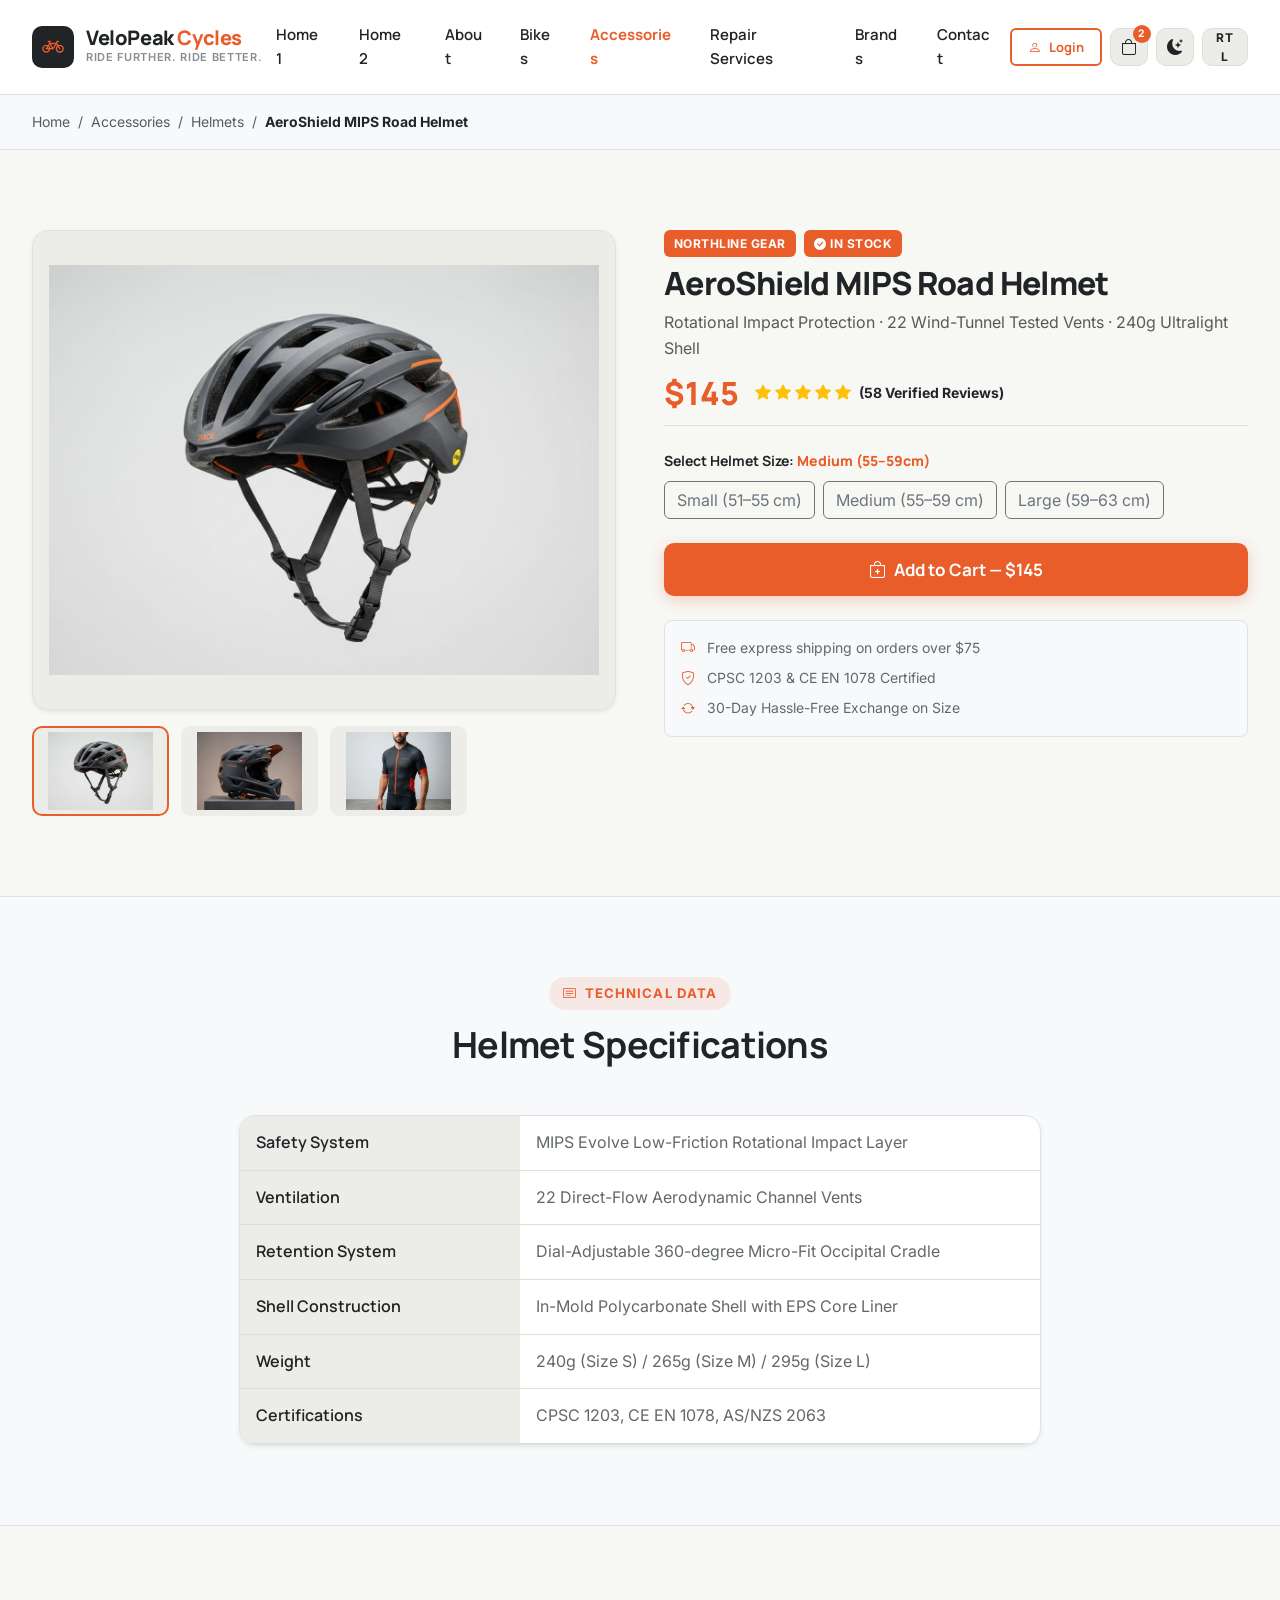
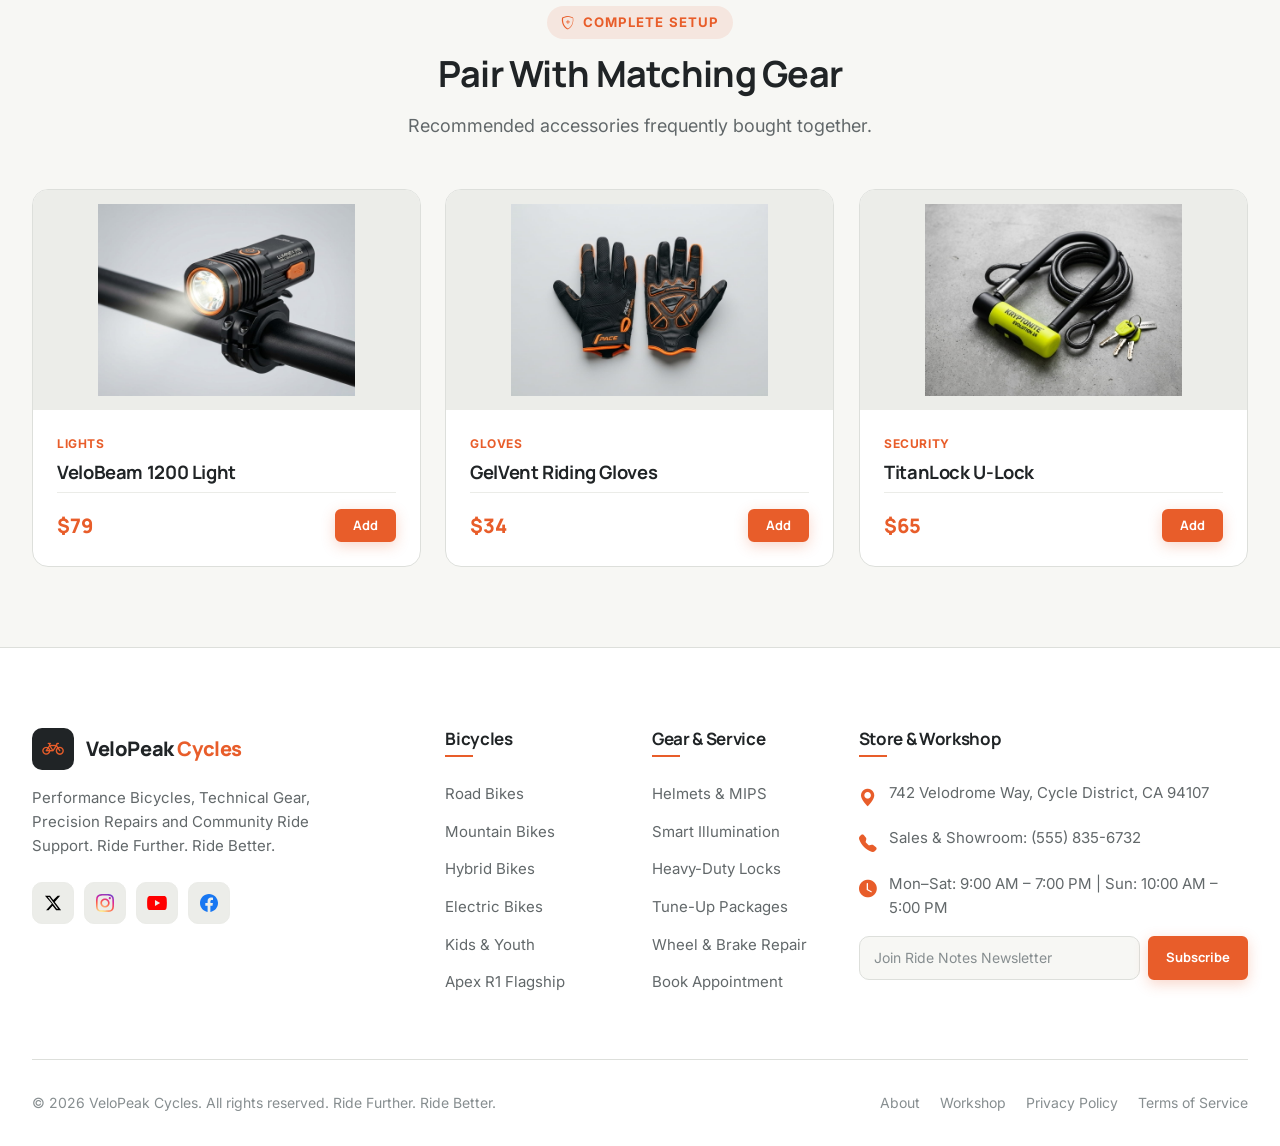
<file: accessory-details.html>
<!DOCTYPE html>
<html lang="en" data-theme="light" dir="ltr">
<head>
  <meta charset="UTF-8">
  <meta name="viewport" content="width=device-width, initial-scale=1.0">
  <title>AeroShield MIPS Road Helmet | Details & Sizing | VeloPeak Cycles</title>
  <meta name="description" content="Explore the AeroShield MIPS Road Helmet at VeloPeak Cycles. 22 wind-tunnel vents, MIPS Evolve protection, featherweight 240g design.">
  
  <!-- Favicon -->
  <link rel="icon" type="image/svg+xml" href="assets/images/favicon.svg">
  <link rel="apple-touch-icon" href="assets/images/favicon.svg">
  <link href="https://cdn.jsdelivr.net/npm/bootstrap@5.3.3/dist/css/bootstrap.min.css" rel="stylesheet">
  <link rel="stylesheet" href="https://cdn.jsdelivr.net/npm/bootstrap-icons@1.11.3/font/bootstrap-icons.min.css">

  <link rel="stylesheet" href="css/main.css">
  <link rel="stylesheet" href="css/header.css">
  <link rel="stylesheet" href="css/buttons.css">
  <link rel="stylesheet" href="css/bikes.css">
  <link rel="stylesheet" href="css/accessories.css">
  <link rel="stylesheet" href="css/services.css">
  <link rel="stylesheet" href="css/filters.css">
  <link rel="stylesheet" href="css/forms.css">
  <link rel="stylesheet" href="css/auth.css">
  <link rel="stylesheet" href="css/footer.css">
  <link rel="stylesheet" href="css/dark-theme.css">
  <link rel="stylesheet" href="css/rtl.css">
  <link rel="stylesheet" href="css/desktop.css">
  <link rel="stylesheet" href="css/tablet.css">
  <link rel="stylesheet" href="css/mobile.css">
</head>
<body>

  <!-- ==================== HEADER ==================== -->
  <header class="site-header">
    <div class="site-container">
      <nav class="navbar navbar-expand-lg navbar-light">
        <a class="navbar-brand" href="index.html" id="brand-logo-link">
          <div class="brand-logo-icon"><i class="bi bi-bicycle"></i></div>
          <div class="brand-text-group">
            <span class="brand-name">VeloPeak <span>Cycles</span></span>
            <span class="brand-tagline">Ride Further. Ride Better.</span>
          </div>
        </a>

        <div class="collapse navbar-collapse justify-content-center" id="navbarMain">
          <ul class="navbar-nav mb-2 mb-lg-0 gap-1">
            <li class="nav-item"><a class="nav-link" href="index.html">Home 1</a></li>
            <li class="nav-item"><a class="nav-link" href="home-2.html">Home 2</a></li>
            <li class="nav-item"><a class="nav-link" href="about.html">About</a></li>
            <li class="nav-item"><a class="nav-link" href="bikes.html">Bikes</a></li>
            <li class="nav-item"><a class="nav-link active" href="accessories.html">Accessories</a></li>
            <li class="nav-item"><a class="nav-link" href="services.html">Repair Services</a></li>
            <li class="nav-item"><a class="nav-link" href="brands.html">Brands</a></li>
            <li class="nav-item"><a class="nav-link" href="contact.html">Contact</a></li>
          </ul>
        </div>

        <div class="header-actions">
          <a href="login.html" class="btn-custom btn-secondary-custom btn-sm-custom d-none d-sm-inline-flex">
            <i class="bi bi-person"></i> Login
          </a>
          <a href="accessories.html" class="header-action-btn" title="View Cart">
            <i class="bi bi-bag"></i>
            <span class="badge-pill cart-count-badge">2</span>
          </a>
          <button type="button" class="header-action-btn theme-toggle-btn" title="Toggle Dark/Light Mode">
            <i class="bi bi-moon-stars-fill"></i>
          </button>
          <button type="button" class="header-action-btn rtl-toggle-btn" title="Toggle RTL/LTR">
            <span>RTL</span>
          </button>
          <button class="navbar-toggler header-action-btn d-lg-none" type="button" data-bs-toggle="offcanvas" data-bs-target="#mobileMenuOffcanvas">
            <i class="bi bi-list fs-5"></i>
          </button>
        </div>
      </nav>
    </div>
  </header>

  <!-- Mobile Offcanvas Menu -->
  <div class="offcanvas offcanvas-start" tabindex="-1" id="mobileMenuOffcanvas">
    <div class="offcanvas-header">
      <div class="d-flex align-items-center gap-2">
        <div class="brand-logo-icon" style="width:36px;height:36px;font-size:1.1rem;"><i class="bi bi-bicycle"></i></div>
        <span class="brand-name fs-5">VeloPeak <span>Cycles</span></span>
      </div>
      <button type="button" class="btn-close text-reset" data-bs-dismiss="offcanvas"></button>
    </div>
    <div class="offcanvas-body">
      <div class="d-flex flex-column mb-4">
        <a class="offcanvas-nav-link" href="index.html">Home 1 <i class="bi bi-chevron-right"></i></a>
        <a class="offcanvas-nav-link" href="home-2.html">Home 2 <i class="bi bi-chevron-right"></i></a>
        <a class="offcanvas-nav-link" href="about.html">About <i class="bi bi-chevron-right"></i></a>
        <a class="offcanvas-nav-link" href="bikes.html">Bikes <i class="bi bi-chevron-right"></i></a>
        <a class="offcanvas-nav-link active" href="accessories.html">Accessories <i class="bi bi-chevron-right"></i></a>
        <a class="offcanvas-nav-link" href="services.html">Repair Services <i class="bi bi-chevron-right"></i></a>
        <a class="offcanvas-nav-link" href="brands.html">Brands <i class="bi bi-chevron-right"></i></a>
        <a class="offcanvas-nav-link" href="contact.html">Contact <i class="bi bi-chevron-right"></i></a>
      </div>
      <div class="mt-auto pt-3 border-top header-actions-drawer">
        <a href="login.html" class="btn-custom btn-secondary-custom btn-sm-custom">
          <i class="bi bi-person"></i> Login
        </a>
        <a href="bikes.html" class="header-action-btn" title="View Cart">
          <i class="bi bi-bag"></i>
          <span class="badge-pill cart-count-badge">2</span>
        </a>
        <button type="button" class="header-action-btn theme-toggle-btn" title="Toggle Dark/Light Mode">
          <i class="bi bi-moon-stars-fill"></i>
        </button>
        <button type="button" class="header-action-btn rtl-toggle-btn" title="Toggle RTL/LTR">
          <span>RTL</span>
        </button>
      </div>
    </div>
  </div>

  <main>
    <!-- Breadcrumbs -->
    <div class="bg-light py-3 border-bottom">
      <div class="site-container">
        <div class="d-flex align-items-center gap-2 small text-muted">
          <a href="index.html" class="text-muted text-decoration-none">Home</a>
          <span>/</span>
          <a href="accessories.html" class="text-muted text-decoration-none">Accessories</a>
          <span>/</span>
          <a href="accessories.html" class="text-muted text-decoration-none">Helmets</a>
          <span>/</span>
          <span class="text-dark fw-bold">AeroShield MIPS Road Helmet</span>
        </div>
      </div>
    </div>

    <!-- ==================== MAIN PRODUCT HERO SECTION ==================== -->
    <section class="section-padding">
      <div class="site-container">
        <div class="row g-5">
          <!-- Gallery -->
          <div class="col-lg-6">
            <div class="gallery-main-wrapper shadow-sm border">
              <img src="assets/images/accessories/helmet-aero.jpg" id="gallery-main-image" alt="AeroShield MIPS Road Helmet" class="gallery-main-img">
            </div>
            <div class="gallery-thumbnails">
              <div class="gallery-thumb-item active" data-full-img="assets/images/accessories/helmet-aero.jpg">
                <img src="assets/images/accessories/helmet-aero.jpg" alt="Aero Helmet Front" class="gallery-thumb-img">
              </div>
              <div class="gallery-thumb-item" data-full-img="assets/images/accessories/helmet-mtb.jpg">
                <img src="assets/images/accessories/helmet-mtb.jpg" alt="Aero Helmet Profile" class="gallery-thumb-img">
              </div>
              <div class="gallery-thumb-item" data-full-img="assets/images/accessories/apparel-jersey.jpg">
                <img src="assets/images/accessories/apparel-jersey.jpg" alt="Apparel Setup" class="gallery-thumb-img">
              </div>
            </div>
          </div>

          <!-- Product Buy Box -->
          <div class="col-lg-6">
            <div class="d-flex align-items-center gap-2 mb-2">
              <span class="badge-custom badge-primary">Northline Gear</span>
              <span class="badge-custom badge-stock"><i class="bi bi-check-circle-fill"></i> In Stock</span>
            </div>

            <h1 class="hero-title fs-2 mb-2">AeroShield MIPS Road Helmet</h1>
            <p class="text-muted mb-3">Rotational Impact Protection · 22 Wind-Tunnel Tested Vents · 240g Ultralight Shell</p>

            <div class="d-flex align-items-center gap-3 mb-4 pb-3 border-bottom">
              <div class="product-price fs-2">$145</div>
              <div class="d-flex align-items-center gap-1 text-warning fw-bold">
                <i class="bi bi-star-fill"></i><i class="bi bi-star-fill"></i><i class="bi bi-star-fill"></i><i class="bi bi-star-fill"></i><i class="bi bi-star-fill"></i>
                <span class="text-dark small ms-1">(58 Verified Reviews)</span>
              </div>
            </div>

            <!-- Size Selector -->
            <div class="mb-4">
              <label class="form-label-custom mb-2">Select Helmet Size: <strong id="selected-size-label" class="text-primary">Medium (55–59cm)</strong></label>
              <div class="d-flex flex-wrap gap-2">
                <button type="button" class="btn btn-outline-secondary detail-size-pill" data-size="Small (51–55cm)">Small (51–55 cm)</button>
                <button type="button" class="btn btn-outline-secondary detail-size-pill selected" data-size="Medium (55–59cm)">Medium (55–59 cm)</button>
                <button type="button" class="btn btn-outline-secondary detail-size-pill" data-size="Large (59–63cm)">Large (59–63 cm)</button>
              </div>
            </div>

            <!-- Add to Cart -->
            <div class="d-flex flex-column gap-3 mb-4">
              <button type="button" class="btn-custom btn-primary-custom btn-lg-custom w-100 add-to-cart-btn" data-name="AeroShield MIPS Helmet">
                <i class="bi bi-bag-plus"></i> Add to Cart — $145
              </button>
            </div>

            <div class="p-3 bg-light rounded-3 border">
              <ul class="list-unstyled d-flex flex-column gap-2 mb-0 small">
                <li><i class="bi bi-truck text-primary me-2"></i> Free express shipping on orders over $75</li>
                <li><i class="bi bi-shield-check text-primary me-2"></i> CPSC 1203 & CE EN 1078 Certified</li>
                <li><i class="bi bi-arrow-repeat text-primary me-2"></i> 30-Day Hassle-Free Exchange on Size</li>
              </ul>
            </div>
          </div>
        </div>
      </div>
    </section>

    <!-- ==================== 1. TECHNICAL SPECIFICATIONS ==================== -->
    <section class="section-padding bg-light border-top border-bottom">
      <div class="site-container">
        <div class="section-header text-center">
          <span class="section-badge"><i class="bi bi-card-text"></i> Technical Data</span>
          <h2 class="section-title">Helmet Specifications</h2>
        </div>

        <div class="row justify-content-center">
          <div class="col-lg-8">
            <div class="bg-white rounded-4 border overflow-hidden shadow-sm">
              <table class="spec-table">
                <tbody>
                  <tr>
                    <th>Safety System</th>
                    <td>MIPS Evolve Low-Friction Rotational Impact Layer</td>
                  </tr>
                  <tr>
                    <th>Ventilation</th>
                    <td>22 Direct-Flow Aerodynamic Channel Vents</td>
                  </tr>
                  <tr>
                    <th>Retention System</th>
                    <td>Dial-Adjustable 360-degree Micro-Fit Occipital Cradle</td>
                  </tr>
                  <tr>
                    <th>Shell Construction</th>
                    <td>In-Mold Polycarbonate Shell with EPS Core Liner</td>
                  </tr>
                  <tr>
                    <th>Weight</th>
                    <td>240g (Size S) / 265g (Size M) / 295g (Size L)</td>
                  </tr>
                  <tr>
                    <th>Certifications</th>
                    <td>CPSC 1203, CE EN 1078, AS/NZS 2063</td>
                  </tr>
                </tbody>
              </table>
            </div>
          </div>
        </div>
      </div>
    </section>

    <!-- ==================== 2. RECOMMENDED PAIRED GEAR ==================== -->
    <section class="section-padding">
      <div class="site-container">
        <div class="section-header text-center">
          <span class="section-badge"><i class="bi bi-shield-plus"></i> Complete Setup</span>
          <h2 class="section-title">Pair With Matching Gear</h2>
          <p class="section-subtitle">Recommended accessories frequently bought together.</p>
        </div>

        <div class="row g-4">
          <div class="col-lg-4 col-md-6">
            <div class="accessory-card">
              <div class="accessory-card-img-wrapper">
                <img src="assets/images/accessories/light-lumen-1200.jpg" alt="VeloBeam 1200 Light" class="accessory-card-img">
              </div>
              <div class="accessory-card-body">
                <span class="accessory-category">Lights</span>
                <h4 class="accessory-card-title"><a href="accessory-details.html">VeloBeam 1200 Light</a></h4>
                <div class="accessory-card-footer">
                  <div class="accessory-price">$79</div>
                  <button type="button" class="btn-custom btn-primary-custom btn-sm-custom add-to-cart-btn" data-name="VeloBeam 1200 Light">Add</button>
                </div>
              </div>
            </div>
          </div>

          <div class="col-lg-4 col-md-6">
            <div class="accessory-card">
              <div class="accessory-card-img-wrapper">
                <img src="assets/images/accessories/gloves-pro.jpg" alt="GelVent Gloves" class="accessory-card-img">
              </div>
              <div class="accessory-card-body">
                <span class="accessory-category">Gloves</span>
                <h4 class="accessory-card-title"><a href="accessory-details.html">GelVent Riding Gloves</a></h4>
                <div class="accessory-card-footer">
                  <div class="accessory-price">$34</div>
                  <button type="button" class="btn-custom btn-primary-custom btn-sm-custom add-to-cart-btn" data-name="GelVent Gloves">Add</button>
                </div>
              </div>
            </div>
          </div>

          <div class="col-lg-4 col-md-12">
            <div class="accessory-card">
              <div class="accessory-card-img-wrapper">
                <img src="assets/images/accessories/lock-secure-u.jpg" alt="TitanLock U-Lock" class="accessory-card-img">
              </div>
              <div class="accessory-card-body">
                <span class="accessory-category">Security</span>
                <h4 class="accessory-card-title"><a href="accessory-details.html">TitanLock U-Lock</a></h4>
                <div class="accessory-card-footer">
                  <div class="accessory-price">$65</div>
                  <button type="button" class="btn-custom btn-primary-custom btn-sm-custom add-to-cart-btn" data-name="TitanLock U-Lock">Add</button>
                </div>
              </div>
            </div>
          </div>
        </div>
      </div>
    </section>

  </main>

  <!-- ==================== FOOTER ==================== -->
  <footer class="site-footer">
    <div class="site-container">
      <div class="row g-4">
        <div class="col-lg-4 col-md-6 footer-brand-col">
          <a class="footer-logo" href="index.html">
            <div class="brand-logo-icon"><i class="bi bi-bicycle"></i></div>
            <span class="brand-name">VeloPeak <span>Cycles</span></span>
          </a>
          <p class="footer-tagline-text">
            Performance Bicycles, Technical Gear, Precision Repairs and Community Ride Support. Ride Further. Ride Better.
          </p>
          <div class="footer-social-links">
            <a href="#" class="footer-social-btn" aria-label="Twitter / X"><svg width="18" height="18" viewBox="0 0 24 24" xmlns="http://www.w3.org/2000/svg"><path d="M18.244 2.25h3.308l-7.227 8.26 8.502 11.24H16.17l-4.714-6.231-5.401 6.231H2.747l7.73-8.835L1.254 2.25H8.08l4.259 5.629L18.244 2.25zm-1.161 17.52h1.833L7.084 4.126H5.117L17.083 19.77z" fill="#000000"/></svg></a>
            <a href="#" class="footer-social-btn" aria-label="Instagram"><svg width="18" height="18" viewBox="0 0 24 24" xmlns="http://www.w3.org/2000/svg"><defs><radialGradient id="ig-grad" cx="30%" cy="107%" r="150%"><stop offset="0%" stop-color="#fdf497"/><stop offset="5%" stop-color="#fdf497"/><stop offset="45%" stop-color="#fd5949"/><stop offset="60%" stop-color="#d6249f"/><stop offset="90%" stop-color="#285AEB"/></radialGradient></defs><path d="M12 2.163c3.204 0 3.584.012 4.85.07 3.252.148 4.771 1.691 4.919 4.919.058 1.265.069 1.645.069 4.849 0 3.205-.012 3.584-.069 4.849-.149 3.225-1.664 4.771-4.919 4.919-1.266.058-1.644.07-4.85.07-3.204 0-3.584-.012-4.849-.07-3.26-.149-4.771-1.699-4.919-4.92-.058-1.265-.07-1.644-.07-4.849 0-3.204.013-3.583.07-4.849.149-3.227 1.664-4.771 4.919-4.919 1.266-.057 1.645-.069 4.849-.069zm0-2.163c-3.259 0-3.667.014-4.947.072-4.358.2-6.78 2.618-6.98 6.98-.059 1.281-.073 1.689-.073 4.948 0 3.259.014 3.668.072 4.948.2 4.358 2.618 6.78 6.98 6.98 1.281.058 1.689.072 4.948.072 3.259 0 3.668-.014 4.948-.072 4.354-.2 6.782-2.618 6.979-6.98.059-1.28.073-1.689.073-4.948 0-3.259-.014-3.667-.072-4.947-.196-4.354-2.617-6.78-6.979-6.98-1.281-.059-1.69-.073-4.949-.073zm0 5.838c-3.403 0-6.162 2.759-6.162 6.162s2.759 6.163 6.162 6.163 6.162-2.759 6.162-6.163c0-3.403-2.759-6.162-6.162-6.162zm0 10.162c-2.209 0-4-1.79-4-4 0-2.209 1.791-4 4-4s4 1.791 4 4c0 2.21-1.791 4-4 4zm6.406-11.845c-.796 0-1.441.645-1.441 1.44s.645 1.44 1.441 1.44c.795 0 1.439-.645 1.439-1.44s-.644-1.44-1.439-1.44z" fill="url(#ig-grad)"/></svg></a>
            <a href="#" class="footer-social-btn" aria-label="YouTube"><svg width="20" height="14" viewBox="0 0 24 17" xmlns="http://www.w3.org/2000/svg"><path d="M23.495 2.205a3.02 3.02 0 0 0-2.122-2.137C19.545 0 12 0 12 0s-7.545 0-9.373.068a3.02 3.02 0 0 0-2.122 2.137C0 3.964 0 8.5 0 8.5s0 4.536.505 6.295a3.02 3.02 0 0 0 2.122 2.137C4.455 17 12 17 12 17s7.545 0 9.373-.068a3.02 3.02 0 0 0 2.122-2.137C24 13.036 24 8.5 24 8.5s0-4.536-.505-6.295zM9.545 12.068V4.932L15.818 8.5l-6.273 3.568z" fill="#FF0000"/></svg></a>
            <a href="#" class="footer-social-btn" aria-label="Facebook"><svg width="18" height="18" viewBox="0 0 24 24" xmlns="http://www.w3.org/2000/svg"><path d="M24 12.073c0-6.627-5.373-12-12-12s-12 5.373-12 12c0 5.99 4.388 10.954 10.125 11.854v-8.385H7.078v-3.47h3.047V9.43c0-3.007 1.792-4.669 4.533-4.669 1.312 0 2.686.235 2.686.235v2.953H15.83c-1.491 0-1.956.925-1.956 1.874v2.25h3.328l-.532 3.47h-2.796v8.385C19.612 23.027 24 18.062 24 12.073z" fill="#1877F2"/></svg></a>
          </div>
        </div>

        <div class="col-lg-2 col-md-6 col-6">
          <h4 class="footer-heading">Bicycles</h4>
          <ul class="footer-nav-list">
            <li><a href="bikes.html?type=road" class="footer-nav-link">Road Bikes</a></li>
            <li><a href="bikes.html?type=mountain" class="footer-nav-link">Mountain Bikes</a></li>
            <li><a href="bikes.html?type=hybrid" class="footer-nav-link">Hybrid Bikes</a></li>
            <li><a href="bikes.html?type=electric" class="footer-nav-link">Electric Bikes</a></li>
            <li><a href="bikes.html?type=kids" class="footer-nav-link">Kids & Youth</a></li>
            <li><a href="bike-details.html" class="footer-nav-link">Apex R1 Flagship</a></li>
          </ul>
        </div>

        <div class="col-lg-2 col-md-6 col-6">
          <h4 class="footer-heading">Gear & Service</h4>
          <ul class="footer-nav-list">
            <li><a href="accessories.html" class="footer-nav-link">Helmets & MIPS</a></li>
            <li><a href="accessories.html" class="footer-nav-link">Smart Illumination</a></li>
            <li><a href="accessories.html" class="footer-nav-link">Heavy-Duty Locks</a></li>
            <li><a href="services.html" class="footer-nav-link">Tune-Up Packages</a></li>
            <li><a href="services.html#individual-repairs" class="footer-nav-link">Wheel & Brake Repair</a></li>
            <li><a href="services.html#booking-section" class="footer-nav-link">Book Appointment</a></li>
          </ul>
        </div>

        <div class="col-lg-4 col-md-6">
          <h4 class="footer-heading">Store & Workshop</h4>
          <ul class="footer-contact-list mb-3">
            <li class="footer-contact-item">
              <i class="bi bi-geo-alt-fill"></i>
              <span>742 Velodrome Way, Cycle District, CA 94107</span>
            </li>
            <li class="footer-contact-item">
              <i class="bi bi-telephone-fill"></i>
              <span>Sales & Showroom: (555) 835-6732</span>
            </li>
            <li class="footer-contact-item">
              <i class="bi bi-clock-fill"></i>
              <span>Mon–Sat: 9:00 AM – 7:00 PM | Sun: 10:00 AM – 5:00 PM</span>
            </li>
          </ul>
          <form class="footer-newsletter-form">
            <input type="email" class="footer-newsletter-input" placeholder="Join Ride Notes Newsletter" required>
            <button type="submit" class="btn-custom btn-primary-custom btn-sm-custom">Subscribe</button>
          </form>
        </div>
      </div>

      <div class="footer-bottom">
        <div>&copy; 2026 VeloPeak Cycles. All rights reserved. Ride Further. Ride Better.</div>
        <div class="footer-bottom-links">
          <a href="about.html">About</a>
          <a href="services.html">Workshop</a>
          <a href="contact.html">Privacy Policy</a>
          <a href="contact.html">Terms of Service</a>
        </div>
      </div>
    </div>
  </footer>

  <script src="https://cdn.jsdelivr.net/npm/bootstrap@5.3.3/dist/js/bootstrap.bundle.min.js"></script>
  <script src="js/main.js"></script>
  <script src="js/gallery.js"></script>
</body>
</html>
</file>
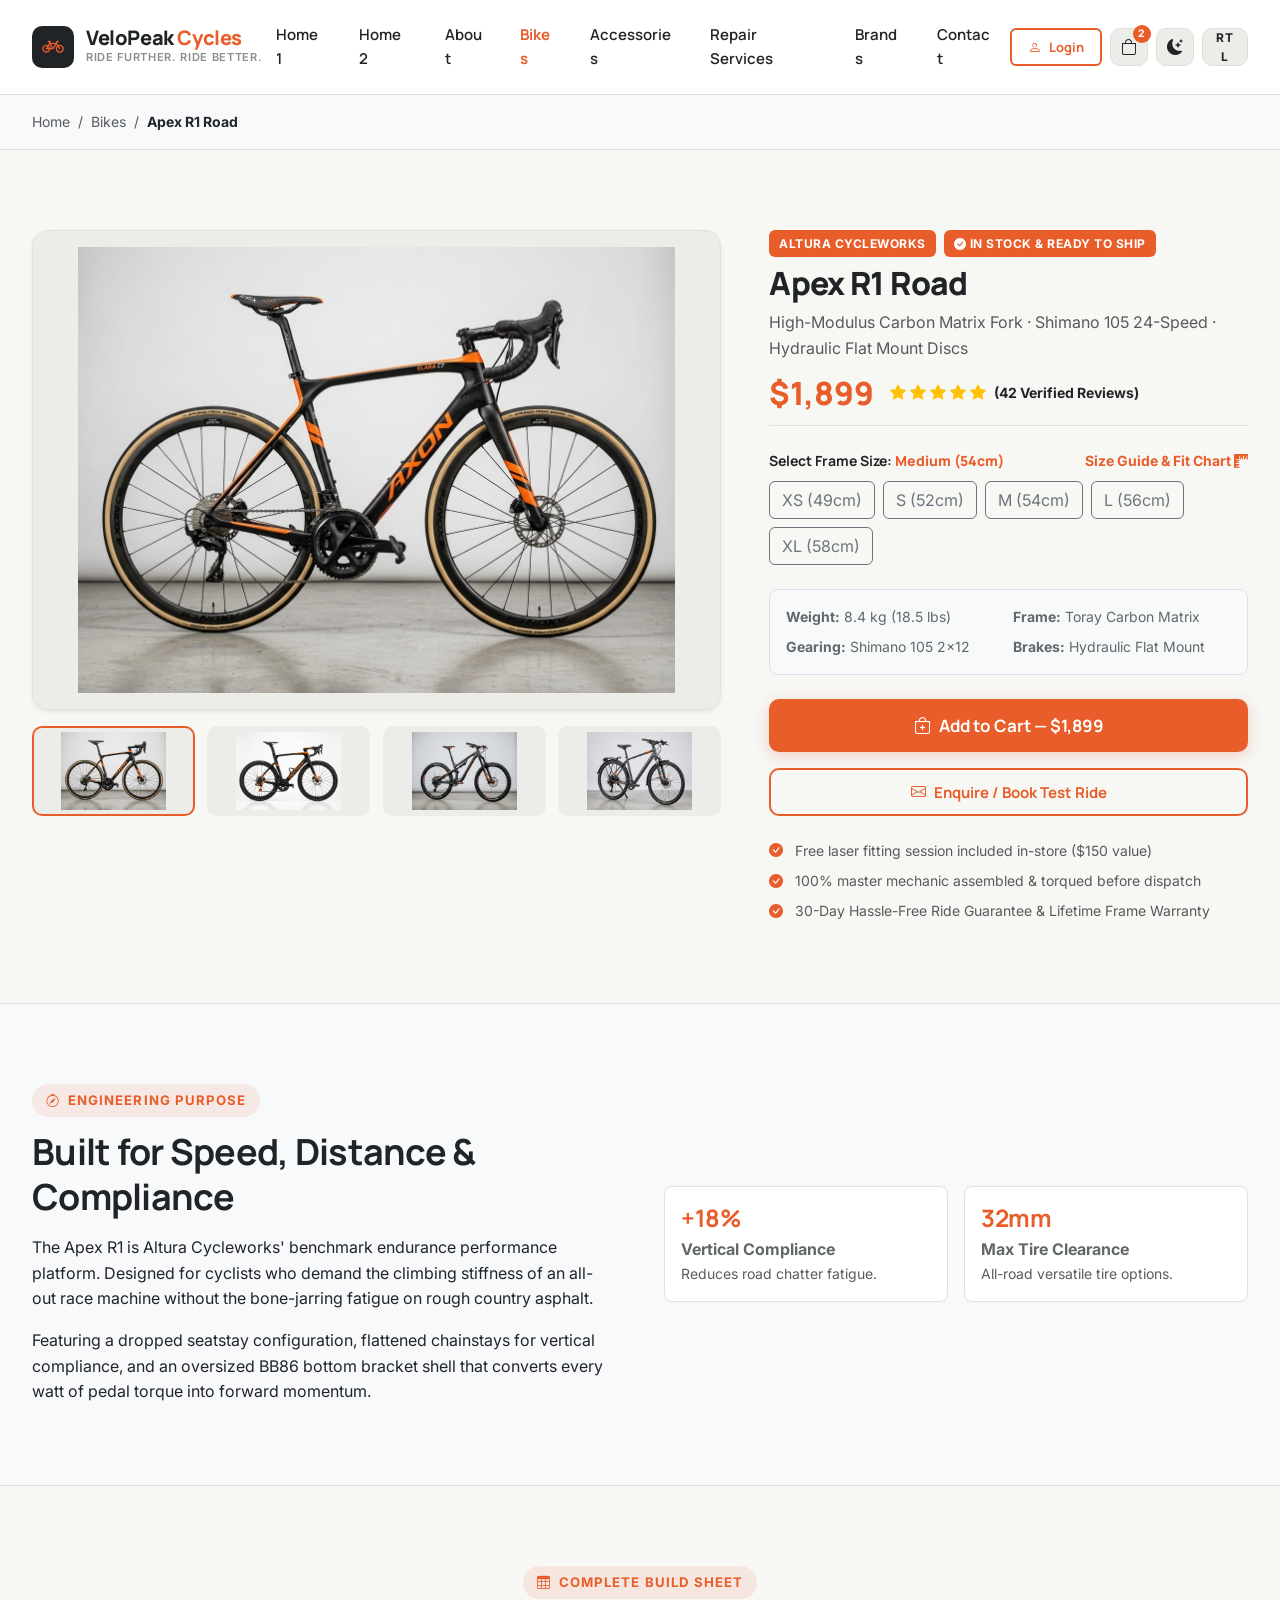
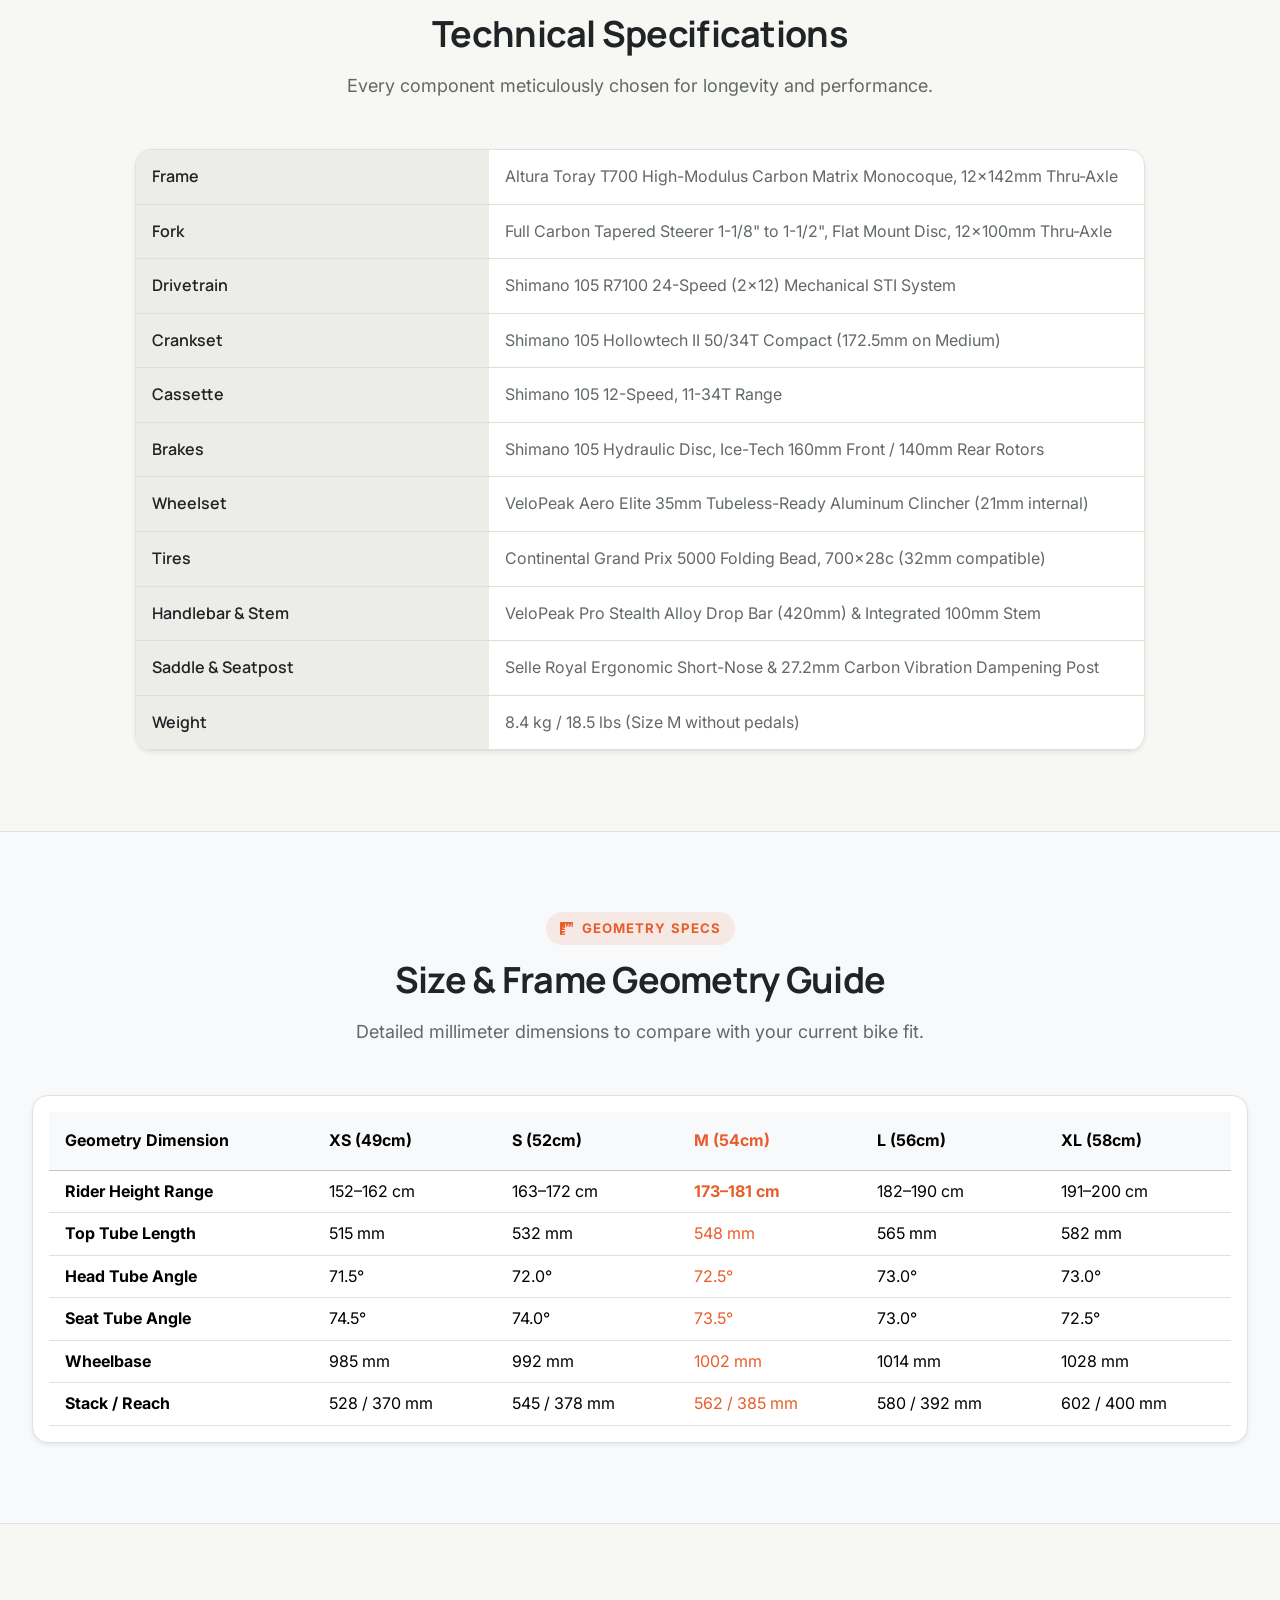
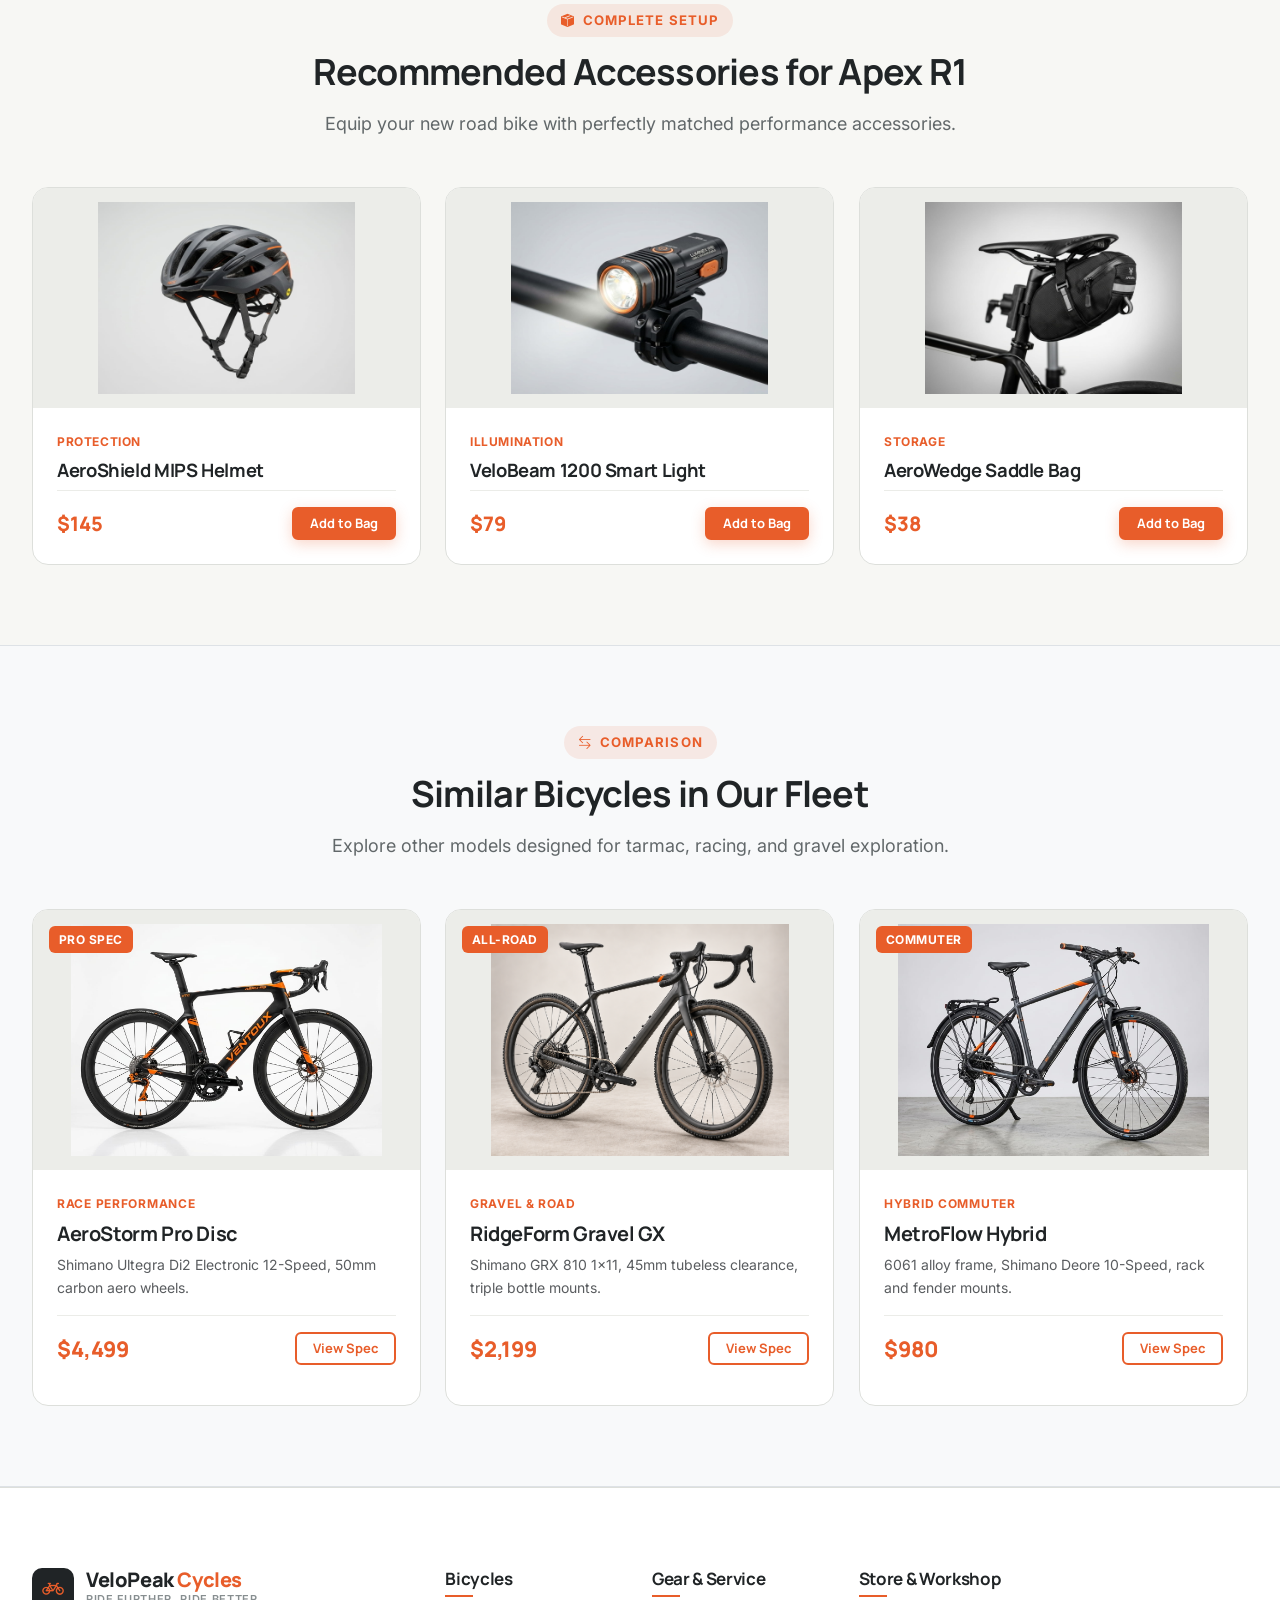
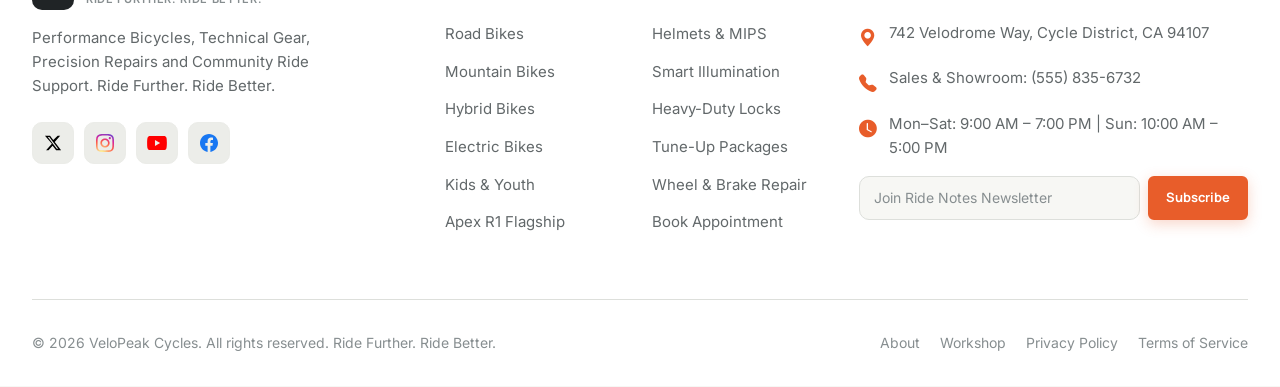
<file: bike-details.html>
<!DOCTYPE html>
<html lang="en" data-theme="light" dir="ltr">
<head>
  <meta charset="UTF-8">
  <meta name="viewport" content="width=device-width, initial-scale=1.0">
  <title>Apex R1 Road Bike | Specifications & Gallery | VeloPeak Cycles</title>
  <meta name="description" content="Explore the Apex R1 Performance Road Bike. Full carbon matrix frame, Shimano 105 24-Speed drivetrain, hydraulic disc brakes and laser fitting.">
  
  <!-- Favicon -->
  <link rel="icon" type="image/svg+xml" href="assets/images/favicon.svg">
  <link rel="apple-touch-icon" href="assets/images/favicon.svg">
  <link href="https://cdn.jsdelivr.net/npm/bootstrap@5.3.3/dist/css/bootstrap.min.css" rel="stylesheet">
  <link rel="stylesheet" href="https://cdn.jsdelivr.net/npm/bootstrap-icons@1.11.3/font/bootstrap-icons.min.css">

  <link rel="stylesheet" href="css/main.css">
  <link rel="stylesheet" href="css/header.css">
  <link rel="stylesheet" href="css/buttons.css">
  <link rel="stylesheet" href="css/bikes.css">
  <link rel="stylesheet" href="css/accessories.css">
  <link rel="stylesheet" href="css/services.css">
  <link rel="stylesheet" href="css/filters.css">
  <link rel="stylesheet" href="css/forms.css">
  <link rel="stylesheet" href="css/auth.css">
  <link rel="stylesheet" href="css/footer.css">
  <link rel="stylesheet" href="css/dark-theme.css">
  <link rel="stylesheet" href="css/rtl.css">
  <link rel="stylesheet" href="css/desktop.css">
  <link rel="stylesheet" href="css/tablet.css">
  <link rel="stylesheet" href="css/mobile.css">
</head>
<body>

  <!-- ==================== HEADER ==================== -->
  <header class="site-header">
    <div class="site-container">
      <nav class="navbar navbar-expand-lg navbar-light">
        <a class="navbar-brand" href="index.html" id="brand-logo-link">
          <div class="brand-logo-icon"><i class="bi bi-bicycle"></i></div>
          <div class="brand-text-group">
            <span class="brand-name">VeloPeak <span>Cycles</span></span>
            <span class="brand-tagline">Ride Further. Ride Better.</span>
          </div>
        </a>

        <div class="collapse navbar-collapse justify-content-center" id="navbarMain">
          <ul class="navbar-nav mb-2 mb-lg-0 gap-1">
            <li class="nav-item"><a class="nav-link" href="index.html">Home 1</a></li>
            <li class="nav-item"><a class="nav-link" href="home-2.html">Home 2</a></li>
            <li class="nav-item"><a class="nav-link" href="about.html">About</a></li>
            <li class="nav-item"><a class="nav-link active" href="bikes.html">Bikes</a></li>
            <li class="nav-item"><a class="nav-link" href="accessories.html">Accessories</a></li>
            <li class="nav-item"><a class="nav-link" href="services.html">Repair Services</a></li>
            <li class="nav-item"><a class="nav-link" href="brands.html">Brands</a></li>
            <li class="nav-item"><a class="nav-link" href="contact.html">Contact</a></li>
          </ul>
        </div>

        <div class="header-actions">
          <a href="login.html" class="btn-custom btn-secondary-custom btn-sm-custom d-none d-sm-inline-flex">
            <i class="bi bi-person"></i> Login
          </a>
          <a href="bikes.html" class="header-action-btn" title="View Cart">
            <i class="bi bi-bag"></i>
            <span class="badge-pill cart-count-badge">2</span>
          </a>
          <button type="button" class="header-action-btn theme-toggle-btn" title="Toggle Dark/Light Mode">
            <i class="bi bi-moon-stars-fill"></i>
          </button>
          <button type="button" class="header-action-btn rtl-toggle-btn" title="Toggle RTL/LTR">
            <span>RTL</span>
          </button>
          <button class="navbar-toggler header-action-btn d-lg-none" type="button" data-bs-toggle="offcanvas" data-bs-target="#mobileMenuOffcanvas">
            <i class="bi bi-list fs-5"></i>
          </button>
        </div>
      </nav>
    </div>
  </header>

  <!-- Mobile Offcanvas Menu -->
  <div class="offcanvas offcanvas-start" tabindex="-1" id="mobileMenuOffcanvas">
    <div class="offcanvas-header">
      <div class="d-flex align-items-center gap-2">
        <div class="brand-logo-icon" style="width:36px;height:36px;font-size:1.1rem;"><i class="bi bi-bicycle"></i></div>
        <div class="brand-text-group">
          <span class="brand-name fs-5">VeloPeak <span>Cycles</span></span>
          <span class="brand-tagline">Ride Further. Ride Better.</span>
        </div>
      </div>
      <button type="button" class="btn-close text-reset" data-bs-dismiss="offcanvas"></button>
    </div>
    <div class="offcanvas-body">
      <div class="d-flex flex-column mb-4">
        <a class="offcanvas-nav-link" href="index.html">Home 1 <i class="bi bi-chevron-right"></i></a>
        <a class="offcanvas-nav-link" href="home-2.html">Home 2 <i class="bi bi-chevron-right"></i></a>
        <a class="offcanvas-nav-link" href="about.html">About <i class="bi bi-chevron-right"></i></a>
        <a class="offcanvas-nav-link active" href="bikes.html">Bikes <i class="bi bi-chevron-right"></i></a>
        <a class="offcanvas-nav-link" href="accessories.html">Accessories <i class="bi bi-chevron-right"></i></a>
        <a class="offcanvas-nav-link" href="services.html">Repair Services <i class="bi bi-chevron-right"></i></a>
        <a class="offcanvas-nav-link" href="brands.html">Brands <i class="bi bi-chevron-right"></i></a>
        <a class="offcanvas-nav-link" href="contact.html">Contact <i class="bi bi-chevron-right"></i></a>
      </div>
      <div class="mt-auto pt-3 border-top header-actions-drawer">
        <a href="login.html" class="btn-custom btn-secondary-custom btn-sm-custom">
          <i class="bi bi-person"></i> Login
        </a>
        <a href="bikes.html" class="header-action-btn" title="View Cart">
          <i class="bi bi-bag"></i>
          <span class="badge-pill cart-count-badge">2</span>
        </a>
        <button type="button" class="header-action-btn theme-toggle-btn" title="Toggle Dark/Light Mode">
          <i class="bi bi-moon-stars-fill"></i>
        </button>
        <button type="button" class="header-action-btn rtl-toggle-btn" title="Toggle RTL/LTR">
          <span>RTL</span>
        </button>
      </div>
    </div>
  </div>

  <main>
    <!-- Breadcrumb & Top Bar -->
    <div class="bg-light py-3 border-bottom">
      <div class="site-container">
        <div class="d-flex align-items-center gap-2 small text-muted">
          <a href="index.html" class="text-muted text-decoration-none">Home</a>
          <span>/</span>
          <a href="bikes.html" class="text-muted text-decoration-none">Bikes</a>
          <span>/</span>
          <span class="text-dark fw-bold">Apex R1 Road</span>
        </div>
      </div>
    </div>

    <!-- ==================== MAIN PRODUCT HERO SECTION ==================== -->
    <section class="section-padding">
      <div class="site-container">
        <div class="row g-5">
          
          <!-- Product Gallery (4 Multi-angle views) -->
          <div class="col-lg-7">
            <div class="gallery-main-wrapper shadow-sm border">
              <img src="assets/images/bikes/road-apex-r1.jpg" id="gallery-main-image" alt="Apex R1 Road bicycle" class="gallery-main-img">
            </div>
            
            <div class="gallery-thumbnails">
              <div class="gallery-thumb-item active" data-full-img="assets/images/bikes/road-apex-r1.jpg">
                <img src="assets/images/bikes/road-apex-r1.jpg" alt="Apex R1 Road bicycle" class="gallery-thumb-img">
              </div>
              <div class="gallery-thumb-item" data-full-img="assets/images/bikes/road-aero-pro.jpg">
                <img src="assets/images/bikes/road-aero-pro.jpg" alt="Aero road bicycle profile" class="gallery-thumb-img">
              </div>
              <div class="gallery-thumb-item" data-full-img="assets/images/bikes/mtb-summit-x7.jpg">
                <img src="assets/images/bikes/mtb-summit-x7.jpg" alt="Summit X7 component reference" class="gallery-thumb-img">
              </div>
              <div class="gallery-thumb-item" data-full-img="assets/images/bikes/hybrid-metroflow.jpg">
                <img src="assets/images/bikes/hybrid-metroflow.jpg" alt="MetroFlow bicycle reference" class="gallery-thumb-img">
              </div>
            </div>
          </div>

          <!-- Product Details / Purchase Controls -->
          <div class="col-lg-5">
            <div class="d-flex align-items-center gap-2 mb-2">
              <span class="badge-custom badge-primary">Altura Cycleworks</span>
              <span class="badge-custom badge-stock"><i class="bi bi-check-circle-fill"></i> In Stock & Ready to Ship</span>
            </div>

            <h1 class="hero-title fs-2 mb-2">Apex R1 Road</h1>
            <p class="text-muted mb-3">High-Modulus Carbon Matrix Fork · Shimano 105 24-Speed · Hydraulic Flat Mount Discs</p>

            <div class="d-flex align-items-center gap-3 mb-4 pb-3 border-bottom">
              <div class="product-price fs-2">$1,899</div>
              <div class="d-flex align-items-center gap-1 text-warning fw-bold">
                <i class="bi bi-star-fill"></i><i class="bi bi-star-fill"></i><i class="bi bi-star-fill"></i><i class="bi bi-star-fill"></i><i class="bi bi-star-fill"></i>
                <span class="text-dark small ms-1">(42 Verified Reviews)</span>
              </div>
            </div>

            <!-- Frame Size Selector -->
            <div class="mb-4">
              <div class="d-flex justify-content-between align-items-center mb-2">
                <label class="form-label-custom mb-0">Select Frame Size: <strong id="selected-size-label" class="text-primary">Medium (54cm)</strong></label>
                <a href="#sizing-guide-section" class="small text-primary fw-bold">Size Guide & Fit Chart <i class="bi bi-rulers"></i></a>
              </div>
              <div class="d-flex flex-wrap gap-2">
                <button type="button" class="btn btn-outline-secondary detail-size-pill" data-size="Extra Small (49cm)">XS (49cm)</button>
                <button type="button" class="btn btn-outline-secondary detail-size-pill" data-size="Small (52cm)">S (52cm)</button>
                <button type="button" class="btn btn-outline-secondary detail-size-pill selected" data-size="Medium (54cm)">M (54cm)</button>
                <button type="button" class="btn btn-outline-secondary detail-size-pill" data-size="Large (56cm)">L (56cm)</button>
                <button type="button" class="btn btn-outline-secondary detail-size-pill" data-size="Extra Large (58cm)">XL (58cm)</button>
              </div>
            </div>

            <!-- Key Quick Specs -->
            <div class="p-3 bg-light rounded-3 border mb-4">
              <div class="row g-2 small">
                <div class="col-6"><strong>Weight:</strong> 8.4 kg (18.5 lbs)</div>
                <div class="col-6"><strong>Frame:</strong> Toray Carbon Matrix</div>
                <div class="col-6"><strong>Gearing:</strong> Shimano 105 2x12</div>
                <div class="col-6"><strong>Brakes:</strong> Hydraulic Flat Mount</div>
              </div>
            </div>

            <!-- Action Buttons -->
            <div class="d-flex flex-column gap-3 mb-4">
              <button type="button" class="btn-custom btn-primary-custom btn-lg-custom w-100 add-to-cart-btn" data-name="Apex R1 Road Bike">
                <i class="bi bi-bag-plus"></i> Add to Cart — $1,899
              </button>
              <button type="button" class="btn-custom btn-secondary-custom w-100" data-bs-toggle="modal" data-bs-target="#enquiryModal">
                <i class="bi bi-envelope"></i> Enquire / Book Test Ride
              </button>
            </div>

            <!-- Value Props List -->
            <div class="d-flex flex-column gap-2 text-muted small">
              <div><i class="bi bi-check-circle-fill text-primary me-2"></i> Free laser fitting session included in-store ($150 value)</div>
              <div><i class="bi bi-check-circle-fill text-primary me-2"></i> 100% master mechanic assembled & torqued before dispatch</div>
              <div><i class="bi bi-check-circle-fill text-primary me-2"></i> 30-Day Hassle-Free Ride Guarantee & Lifetime Frame Warranty</div>
            </div>
          </div>
        </div>
      </div>
    </section>

    <!-- ==================== 1. BIKE OVERVIEW & PHILOSOPHY ==================== -->
    <section class="section-padding bg-light border-top border-bottom">
      <div class="site-container">
        <div class="row align-items-center g-5">
          <div class="col-lg-6">
            <span class="section-badge"><i class="bi bi-compass"></i> Engineering Purpose</span>
            <h2 class="section-title">Built for Speed, Distance & Compliance</h2>
            <p class="text-body mb-3">
              The Apex R1 is Altura Cycleworks' benchmark endurance performance platform. Designed for cyclists who demand the climbing stiffness of an all-out race machine without the bone-jarring fatigue on rough country asphalt.
            </p>
            <p class="text-body mb-0">
              Featuring a dropped seatstay configuration, flattened chainstays for vertical compliance, and an oversized BB86 bottom bracket shell that converts every watt of pedal torque into forward momentum.
            </p>
          </div>
          <div class="col-lg-6">
            <div class="row g-3">
              <div class="col-sm-6">
                <div class="p-3 bg-white rounded-3 border">
                  <div class="h4 text-primary fw-bold mb-1">+18%</div>
                  <div class="fw-bold">Vertical Compliance</div>
                  <div class="small text-muted">Reduces road chatter fatigue.</div>
                </div>
              </div>
              <div class="col-sm-6">
                <div class="p-3 bg-white rounded-3 border">
                  <div class="h4 text-primary fw-bold mb-1">32mm</div>
                  <div class="fw-bold">Max Tire Clearance</div>
                  <div class="small text-muted">All-road versatile tire options.</div>
                </div>
              </div>
            </div>
          </div>
        </div>
      </div>
    </section>

    <!-- ==================== 2. TECHNICAL SPECIFICATIONS TABLE ==================== -->
    <section class="section-padding" id="specs-section">
      <div class="site-container">
        <div class="section-header text-center">
          <span class="section-badge"><i class="bi bi-table"></i> Complete Build Sheet</span>
          <h2 class="section-title">Technical Specifications</h2>
          <p class="section-subtitle">Every component meticulously chosen for longevity and performance.</p>
        </div>

        <div class="row justify-content-center">
          <div class="col-lg-10">
            <div class="bg-white rounded-4 border overflow-hidden shadow-sm">
              <table class="spec-table">
                <tbody>
                  <tr>
                    <th>Frame</th>
                    <td>Altura Toray T700 High-Modulus Carbon Matrix Monocoque, 12x142mm Thru-Axle</td>
                  </tr>
                  <tr>
                    <th>Fork</th>
                    <td>Full Carbon Tapered Steerer 1-1/8" to 1-1/2", Flat Mount Disc, 12x100mm Thru-Axle</td>
                  </tr>
                  <tr>
                    <th>Drivetrain</th>
                    <td>Shimano 105 R7100 24-Speed (2x12) Mechanical STI System</td>
                  </tr>
                  <tr>
                    <th>Crankset</th>
                    <td>Shimano 105 Hollowtech II 50/34T Compact (172.5mm on Medium)</td>
                  </tr>
                  <tr>
                    <th>Cassette</th>
                    <td>Shimano 105 12-Speed, 11-34T Range</td>
                  </tr>
                  <tr>
                    <th>Brakes</th>
                    <td>Shimano 105 Hydraulic Disc, Ice-Tech 160mm Front / 140mm Rear Rotors</td>
                  </tr>
                  <tr>
                    <th>Wheelset</th>
                    <td>VeloPeak Aero Elite 35mm Tubeless-Ready Aluminum Clincher (21mm internal)</td>
                  </tr>
                  <tr>
                    <th>Tires</th>
                    <td>Continental Grand Prix 5000 Folding Bead, 700x28c (32mm compatible)</td>
                  </tr>
                  <tr>
                    <th>Handlebar & Stem</th>
                    <td>VeloPeak Pro Stealth Alloy Drop Bar (420mm) & Integrated 100mm Stem</td>
                  </tr>
                  <tr>
                    <th>Saddle & Seatpost</th>
                    <td>Selle Royal Ergonomic Short-Nose & 27.2mm Carbon Vibration Dampening Post</td>
                  </tr>
                  <tr>
                    <th>Weight</th>
                    <td>8.4 kg / 18.5 lbs (Size M without pedals)</td>
                  </tr>
                </tbody>
              </table>
            </div>
          </div>
        </div>
      </div>
    </section>

    <!-- ==================== 3. SIZE & GEOMETRY GUIDE ==================== -->
    <section class="section-padding bg-light border-top border-bottom" id="sizing-guide-section">
      <div class="site-container">
        <div class="section-header text-center">
          <span class="section-badge"><i class="bi bi-rulers"></i> Geometry Specs</span>
          <h2 class="section-title">Size & Frame Geometry Guide</h2>
          <p class="section-subtitle">Detailed millimeter dimensions to compare with your current bike fit.</p>
        </div>

        <div class="table-responsive bg-white rounded-4 border shadow-sm p-3">
          <table class="table table-hover align-middle mb-0">
            <thead class="table-light">
              <tr>
                <th class="px-3 py-3">Geometry Dimension</th>
                <th class="px-3 py-3">XS (49cm)</th>
                <th class="px-3 py-3">S (52cm)</th>
                <th class="px-3 py-3 text-primary">M (54cm)</th>
                <th class="px-3 py-3">L (56cm)</th>
                <th class="px-3 py-3">XL (58cm)</th>
              </tr>
            </thead>
            <tbody>
              <tr>
                <td class="fw-bold px-3">Rider Height Range</td>
                <td class="px-3">152–162 cm</td>
                <td class="px-3">163–172 cm</td>
                <td class="px-3 fw-bold text-primary">173–181 cm</td>
                <td class="px-3">182–190 cm</td>
                <td class="px-3">191–200 cm</td>
              </tr>
              <tr>
                <td class="fw-bold px-3">Top Tube Length</td>
                <td class="px-3">515 mm</td>
                <td class="px-3">532 mm</td>
                <td class="px-3 text-primary">548 mm</td>
                <td class="px-3">565 mm</td>
                <td class="px-3">582 mm</td>
              </tr>
              <tr>
                <td class="fw-bold px-3">Head Tube Angle</td>
                <td class="px-3">71.5°</td>
                <td class="px-3">72.0°</td>
                <td class="px-3 text-primary">72.5°</td>
                <td class="px-3">73.0°</td>
                <td class="px-3">73.0°</td>
              </tr>
              <tr>
                <td class="fw-bold px-3">Seat Tube Angle</td>
                <td class="px-3">74.5°</td>
                <td class="px-3">74.0°</td>
                <td class="px-3 text-primary">73.5°</td>
                <td class="px-3">73.0°</td>
                <td class="px-3">72.5°</td>
              </tr>
              <tr>
                <td class="fw-bold px-3">Wheelbase</td>
                <td class="px-3">985 mm</td>
                <td class="px-3">992 mm</td>
                <td class="px-3 text-primary">1002 mm</td>
                <td class="px-3">1014 mm</td>
                <td class="px-3">1028 mm</td>
              </tr>
              <tr>
                <td class="fw-bold px-3">Stack / Reach</td>
                <td class="px-3">528 / 370 mm</td>
                <td class="px-3">545 / 378 mm</td>
                <td class="px-3 text-primary">562 / 385 mm</td>
                <td class="px-3">580 / 392 mm</td>
                <td class="px-3">602 / 400 mm</td>
              </tr>
            </tbody>
          </table>
        </div>
      </div>
    </section>

    <!-- ==================== 4. RECOMMENDED ACCESSORIES BUNDLE ==================== -->
    <section class="section-padding">
      <div class="site-container">
        <div class="section-header text-center">
          <span class="section-badge"><i class="bi bi-box-seam-fill"></i> Complete Setup</span>
          <h2 class="section-title">Recommended Accessories for Apex R1</h2>
          <p class="section-subtitle">Equip your new road bike with perfectly matched performance accessories.</p>
        </div>

        <div class="row g-4">
          <div class="col-lg-4 col-md-6">
            <div class="accessory-card">
              <div class="accessory-card-img-wrapper">
                <img src="assets/images/accessories/helmet-aero.jpg" alt="AeroShield MIPS Helmet" class="accessory-card-img">
              </div>
              <div class="accessory-card-body">
                <span class="accessory-category">Protection</span>
                <h4 class="accessory-card-title"><a href="accessory-details.html">AeroShield MIPS Helmet</a></h4>
                <div class="accessory-card-footer">
                  <div class="accessory-price">$145</div>
                  <button type="button" class="btn-custom btn-primary-custom btn-sm-custom add-to-cart-btn" data-name="AeroShield MIPS Helmet">Add to Bag</button>
                </div>
              </div>
            </div>
          </div>

          <div class="col-lg-4 col-md-6">
            <div class="accessory-card">
              <div class="accessory-card-img-wrapper">
                <img src="assets/images/accessories/light-lumen-1200.jpg" alt="VeloBeam 1200 Light" class="accessory-card-img">
              </div>
              <div class="accessory-card-body">
                <span class="accessory-category">Illumination</span>
                <h4 class="accessory-card-title"><a href="accessory-details.html">VeloBeam 1200 Smart Light</a></h4>
                <div class="accessory-card-footer">
                  <div class="accessory-price">$79</div>
                  <button type="button" class="btn-custom btn-primary-custom btn-sm-custom add-to-cart-btn" data-name="VeloBeam 1200 Light">Add to Bag</button>
                </div>
              </div>
            </div>
          </div>

          <div class="col-lg-4 col-md-12">
            <div class="accessory-card">
              <div class="accessory-card-img-wrapper">
                <img src="assets/images/accessories/bag-saddle.jpg" alt="AeroWedge Saddle Bag" class="accessory-card-img">
              </div>
              <div class="accessory-card-body">
                <span class="accessory-category">Storage</span>
                <h4 class="accessory-card-title"><a href="accessory-details.html">AeroWedge Saddle Bag</a></h4>
                <div class="accessory-card-footer">
                  <div class="accessory-price">$38</div>
                  <button type="button" class="btn-custom btn-primary-custom btn-sm-custom add-to-cart-btn" data-name="AeroWedge Saddle Bag">Add to Bag</button>
                </div>
              </div>
            </div>
          </div>
        </div>
      </div>
    </section>

    <!-- ==================== 5. SIMILAR BIKES ==================== -->
    <section class="section-padding bg-light border-top border-bottom">
      <div class="site-container">
        <div class="section-header text-center">
          <span class="section-badge"><i class="bi bi-arrow-left-right"></i> Comparison</span>
          <h2 class="section-title">Similar Bicycles in Our Fleet</h2>
          <p class="section-subtitle">Explore other models designed for tarmac, racing, and gravel exploration.</p>
        </div>

        <div class="row g-4">
          <div class="col-lg-4 col-md-6">
            <div class="product-card">
              <span class="badge-custom badge-primary product-card-badge">Pro Spec</span>
              <div class="product-card-img-wrapper">
                <img src="assets/images/bikes/road-aero-pro.jpg" alt="AeroStorm Pro Disc" class="product-card-img">
              </div>
              <div class="product-card-body">
                <span class="product-category-tag">Race Performance</span>
                <h4 class="product-card-title"><a href="bike-details.html">AeroStorm Pro Disc</a></h4>
                <p class="small text-muted mb-3">Shimano Ultegra Di2 Electronic 12-Speed, 50mm carbon aero wheels.</p>
                <div class="product-meta-row">
                  <div class="product-price">$4,499</div>
                  <a href="bike-details.html" class="btn-custom btn-secondary-custom btn-sm-custom">View Spec</a>
                </div>
              </div>
            </div>
          </div>

          <div class="col-lg-4 col-md-6">
            <div class="product-card">
              <span class="badge-custom badge-primary product-card-badge">All-Road</span>
              <div class="product-card-img-wrapper">
                <img src="assets/images/pages/ridgeform_gravel_gx.png" alt="RidgeForm Gravel GX" class="product-card-img">
              </div>
              <div class="product-card-body">
                <span class="product-category-tag">Gravel & Road</span>
                <h4 class="product-card-title"><a href="bike-details.html">RidgeForm Gravel GX</a></h4>
                <p class="small text-muted mb-3">Shimano GRX 810 1x11, 45mm tubeless clearance, triple bottle mounts.</p>
                <div class="product-meta-row">
                  <div class="product-price">$2,199</div>
                  <a href="bike-details.html" class="btn-custom btn-secondary-custom btn-sm-custom">View Spec</a>
                </div>
              </div>
            </div>
          </div>

          <div class="col-lg-4 col-md-12">
            <div class="product-card">
              <span class="badge-custom badge-primary product-card-badge">Commuter</span>
              <div class="product-card-img-wrapper">
                <img src="assets/images/bikes/hybrid-metroflow.jpg" alt="MetroFlow Hybrid" class="product-card-img">
              </div>
              <div class="product-card-body">
                <span class="product-category-tag">Hybrid Commuter</span>
                <h4 class="product-card-title"><a href="bike-details.html">MetroFlow Hybrid</a></h4>
                <p class="small text-muted mb-3">6061 alloy frame, Shimano Deore 10-Speed, rack and fender mounts.</p>
                <div class="product-meta-row">
                  <div class="product-price">$980</div>
                  <a href="bike-details.html" class="btn-custom btn-secondary-custom btn-sm-custom">View Spec</a>
                </div>
              </div>
            </div>
          </div>
        </div>
      </div>
    </section>

  </main>

  <!-- Enquiry / Test Ride Modal -->
  <div class="modal fade" id="enquiryModal" tabindex="-1" aria-labelledby="enquiryModalLabel" aria-hidden="true">
    <div class="modal-dialog modal-dialog-centered">
      <div class="modal-content border-0 shadow-lg">
        <div class="modal-header bg-secondary text-white">
          <h5 class="modal-title" id="enquiryModalLabel"><i class="bi bi-bicycle text-primary me-2"></i> Enquire About Apex R1</h5>
          <button type="button" class="btn-close btn-close-white" data-bs-dismiss="modal" aria-label="Close"></button>
        </div>
        <div class="modal-body p-4">
          <p class="text-muted small mb-3">Reserve a 30-minute showroom test ride or request custom gearing recommendations from our specialists.</p>
          <form id="bike-enquiry-form">
            <div class="mb-3">
              <label class="form-label-custom">Full Name <span class="required-star">*</span></label>
              <input type="text" class="form-control-custom" placeholder="e.g. Robin Taylor" required>
            </div>
            <div class="mb-3">
              <label class="form-label-custom">Email Address <span class="required-star">*</span></label>
              <input type="email" class="form-control-custom" placeholder="robin@example.com" required>
            </div>
            <div class="mb-3">
              <label class="form-label-custom">Preferred Test Ride Date</label>
              <input type="date" class="form-control-custom">
            </div>
            <div class="mb-3">
              <label class="form-label-custom">Questions or Sizing Notes</label>
              <textarea class="form-control-custom" style="min-height:80px;" placeholder="Height, inseam, or questions..."></textarea>
            </div>
            <button type="submit" class="btn-custom btn-primary-custom w-100">Send Test Ride Request</button>
          </form>
        </div>
      </div>
    </div>
  </div>

  <!-- ==================== FOOTER ==================== -->
  <footer class="site-footer">
    <div class="site-container">
      <div class="row g-4">
        <div class="col-lg-4 col-md-6 footer-brand-col">
          <a class="footer-logo" href="index.html">
            <div class="brand-logo-icon"><i class="bi bi-bicycle"></i></div>
            <div class="brand-text-group">
              <span class="brand-name">VeloPeak <span>Cycles</span></span>
              <span class="brand-tagline">Ride Further. Ride Better.</span>
            </div>
          </a>
          <p class="footer-tagline-text">
            Performance Bicycles, Technical Gear, Precision Repairs and Community Ride Support. Ride Further. Ride Better.
          </p>
          <div class="footer-social-links">
            <a href="#" class="footer-social-btn" aria-label="Twitter / X"><svg width="18" height="18" viewBox="0 0 24 24" xmlns="http://www.w3.org/2000/svg"><path d="M18.244 2.25h3.308l-7.227 8.26 8.502 11.24H16.17l-4.714-6.231-5.401 6.231H2.747l7.73-8.835L1.254 2.25H8.08l4.259 5.629L18.244 2.25zm-1.161 17.52h1.833L7.084 4.126H5.117L17.083 19.77z" fill="#000000"/></svg></a>
            <a href="#" class="footer-social-btn" aria-label="Instagram"><svg width="18" height="18" viewBox="0 0 24 24" xmlns="http://www.w3.org/2000/svg"><defs><radialGradient id="ig-grad" cx="30%" cy="107%" r="150%"><stop offset="0%" stop-color="#fdf497"/><stop offset="5%" stop-color="#fdf497"/><stop offset="45%" stop-color="#fd5949"/><stop offset="60%" stop-color="#d6249f"/><stop offset="90%" stop-color="#285AEB"/></radialGradient></defs><path d="M12 2.163c3.204 0 3.584.012 4.85.07 3.252.148 4.771 1.691 4.919 4.919.058 1.265.069 1.645.069 4.849 0 3.205-.012 3.584-.069 4.849-.149 3.225-1.664 4.771-4.919 4.919-1.266.058-1.644.07-4.85.07-3.204 0-3.584-.012-4.849-.07-3.26-.149-4.771-1.699-4.919-4.92-.058-1.265-.07-1.644-.07-4.849 0-3.204.013-3.583.07-4.849.149-3.227 1.664-4.771 4.919-4.919 1.266-.057 1.645-.069 4.849-.069zm0-2.163c-3.259 0-3.667.014-4.947.072-4.358.2-6.78 2.618-6.98 6.98-.059 1.281-.073 1.689-.073 4.948 0 3.259.014 3.668.072 4.948.2 4.358 2.618 6.78 6.98 6.98 1.281.058 1.689.072 4.948.072 3.259 0 3.668-.014 4.948-.072 4.354-.2 6.782-2.618 6.979-6.98.059-1.28.073-1.689.073-4.948 0-3.259-.014-3.667-.072-4.947-.196-4.354-2.617-6.78-6.979-6.98-1.281-.059-1.69-.073-4.949-.073zm0 5.838c-3.403 0-6.162 2.759-6.162 6.162s2.759 6.163 6.162 6.163 6.162-2.759 6.162-6.163c0-3.403-2.759-6.162-6.162-6.162zm0 10.162c-2.209 0-4-1.79-4-4 0-2.209 1.791-4 4-4s4 1.791 4 4c0 2.21-1.791 4-4 4zm6.406-11.845c-.796 0-1.441.645-1.441 1.44s.645 1.44 1.441 1.44c.795 0 1.439-.645 1.439-1.44s-.644-1.44-1.439-1.44z" fill="url(#ig-grad)"/></svg></a>
            <a href="#" class="footer-social-btn" aria-label="YouTube"><svg width="20" height="14" viewBox="0 0 24 17" xmlns="http://www.w3.org/2000/svg"><path d="M23.495 2.205a3.02 3.02 0 0 0-2.122-2.137C19.545 0 12 0 12 0s-7.545 0-9.373.068a3.02 3.02 0 0 0-2.122 2.137C0 3.964 0 8.5 0 8.5s0 4.536.505 6.295a3.02 3.02 0 0 0 2.122 2.137C4.455 17 12 17 12 17s7.545 0 9.373-.068a3.02 3.02 0 0 0 2.122-2.137C24 13.036 24 8.5 24 8.5s0-4.536-.505-6.295zM9.545 12.068V4.932L15.818 8.5l-6.273 3.568z" fill="#FF0000"/></svg></a>
            <a href="#" class="footer-social-btn" aria-label="Facebook"><svg width="18" height="18" viewBox="0 0 24 24" xmlns="http://www.w3.org/2000/svg"><path d="M24 12.073c0-6.627-5.373-12-12-12s-12 5.373-12 12c0 5.99 4.388 10.954 10.125 11.854v-8.385H7.078v-3.47h3.047V9.43c0-3.007 1.792-4.669 4.533-4.669 1.312 0 2.686.235 2.686.235v2.953H15.83c-1.491 0-1.956.925-1.956 1.874v2.25h3.328l-.532 3.47h-2.796v8.385C19.612 23.027 24 18.062 24 12.073z" fill="#1877F2"/></svg></a>
          </div>
        </div>

        <div class="col-lg-2 col-md-6 col-6">
          <h4 class="footer-heading">Bicycles</h4>
          <ul class="footer-nav-list">
            <li><a href="bikes.html?type=road" class="footer-nav-link">Road Bikes</a></li>
            <li><a href="bikes.html?type=mountain" class="footer-nav-link">Mountain Bikes</a></li>
            <li><a href="bikes.html?type=hybrid" class="footer-nav-link">Hybrid Bikes</a></li>
            <li><a href="bikes.html?type=electric" class="footer-nav-link">Electric Bikes</a></li>
            <li><a href="bikes.html?type=kids" class="footer-nav-link">Kids & Youth</a></li>
            <li><a href="bike-details.html" class="footer-nav-link">Apex R1 Flagship</a></li>
          </ul>
        </div>

        <div class="col-lg-2 col-md-6 col-6">
          <h4 class="footer-heading">Gear & Service</h4>
          <ul class="footer-nav-list">
            <li><a href="accessories.html" class="footer-nav-link">Helmets & MIPS</a></li>
            <li><a href="accessories.html" class="footer-nav-link">Smart Illumination</a></li>
            <li><a href="accessories.html" class="footer-nav-link">Heavy-Duty Locks</a></li>
            <li><a href="services.html" class="footer-nav-link">Tune-Up Packages</a></li>
            <li><a href="services.html#individual-repairs" class="footer-nav-link">Wheel & Brake Repair</a></li>
            <li><a href="services.html#booking-section" class="footer-nav-link">Book Appointment</a></li>
          </ul>
        </div>

        <div class="col-lg-4 col-md-6">
          <h4 class="footer-heading">Store & Workshop</h4>
          <ul class="footer-contact-list mb-3">
            <li class="footer-contact-item">
              <i class="bi bi-geo-alt-fill"></i>
              <span>742 Velodrome Way, Cycle District, CA 94107</span>
            </li>
            <li class="footer-contact-item">
              <i class="bi bi-telephone-fill"></i>
              <span>Sales & Showroom: (555) 835-6732</span>
            </li>
            <li class="footer-contact-item">
              <i class="bi bi-clock-fill"></i>
              <span>Mon–Sat: 9:00 AM – 7:00 PM | Sun: 10:00 AM – 5:00 PM</span>
            </li>
          </ul>
          <form class="footer-newsletter-form">
            <input type="email" class="footer-newsletter-input" placeholder="Join Ride Notes Newsletter" required>
            <button type="submit" class="btn-custom btn-primary-custom btn-sm-custom">Subscribe</button>
          </form>
        </div>
      </div>

      <div class="footer-bottom">
        <div>&copy; 2026 VeloPeak Cycles. All rights reserved. Ride Further. Ride Better.</div>
        <div class="footer-bottom-links">
          <a href="about.html">About</a>
          <a href="services.html">Workshop</a>
          <a href="contact.html">Privacy Policy</a>
          <a href="contact.html">Terms of Service</a>
        </div>
      </div>
    </div>
  </footer>

  <script src="https://cdn.jsdelivr.net/npm/bootstrap@5.3.3/dist/js/bootstrap.bundle.min.js"></script>
  <script src="js/main.js"></script>
  <script src="js/gallery.js"></script>
</body>
</html>
</file>
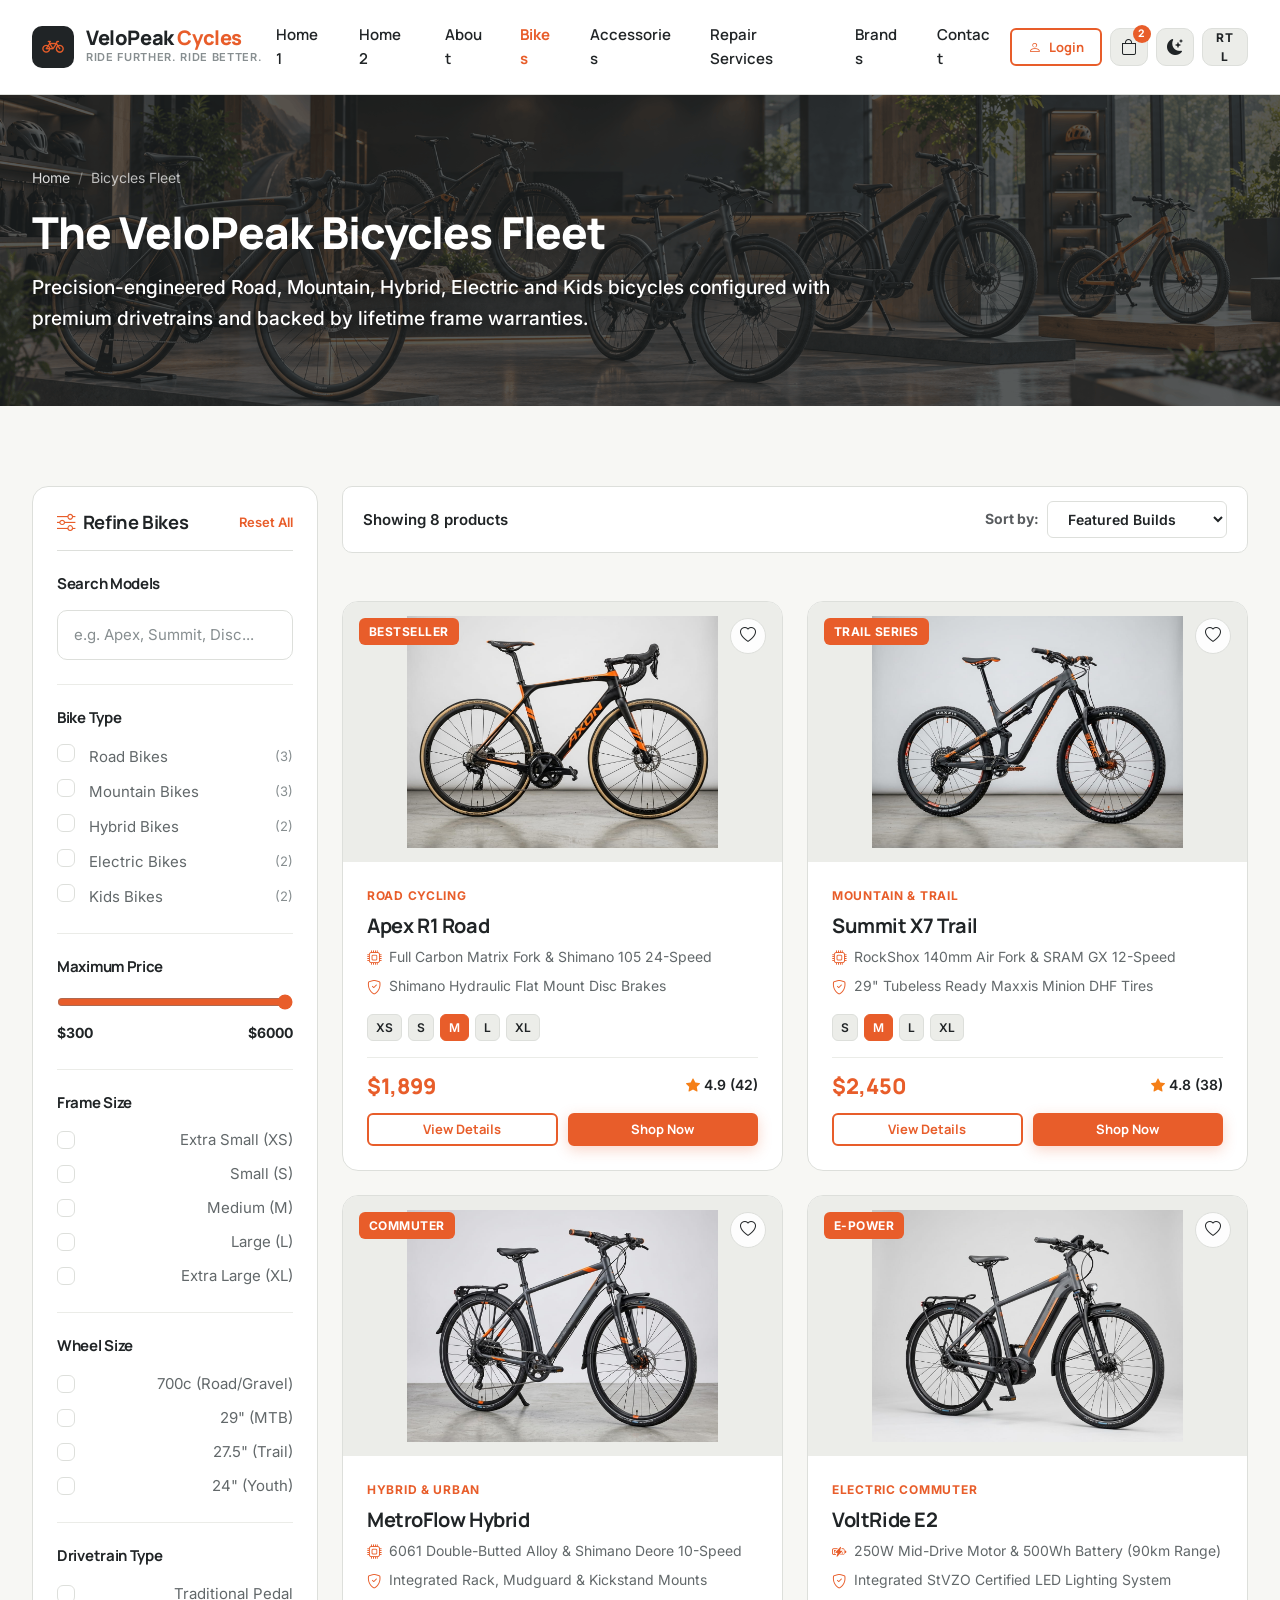
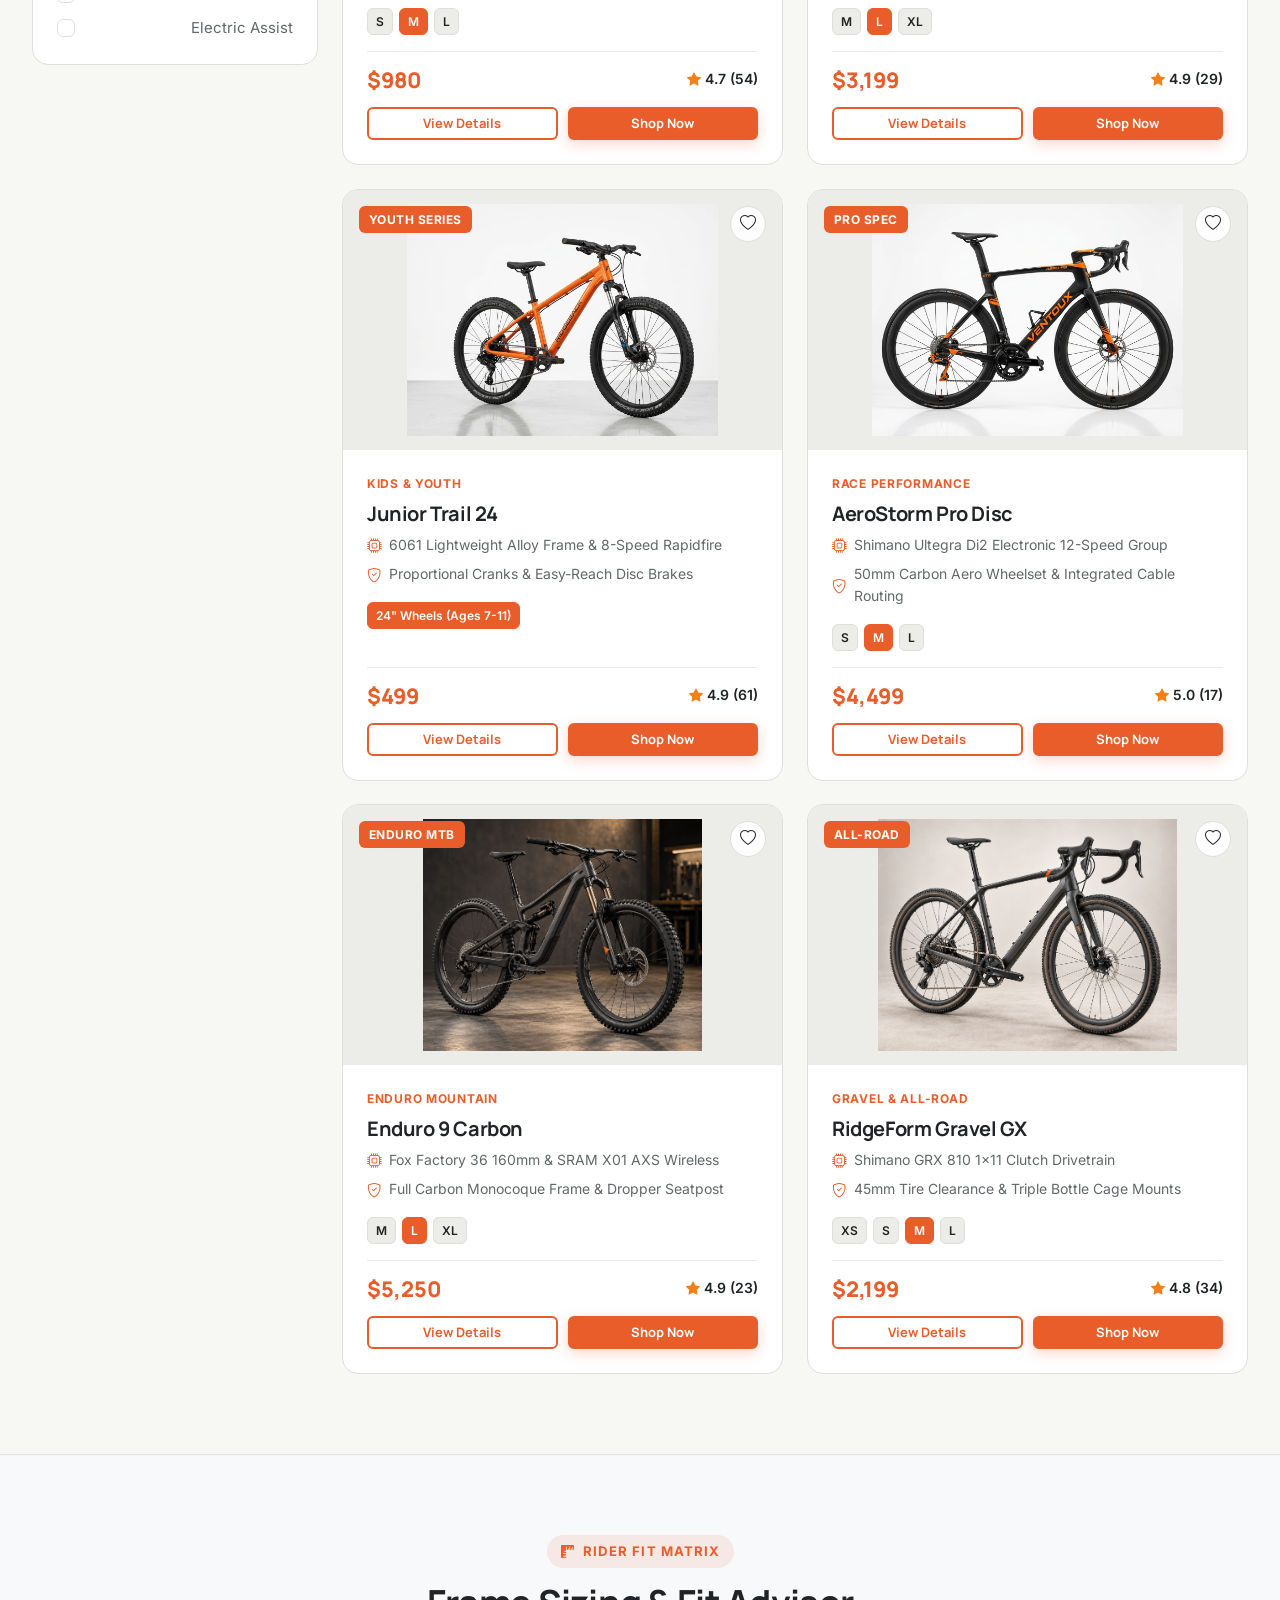
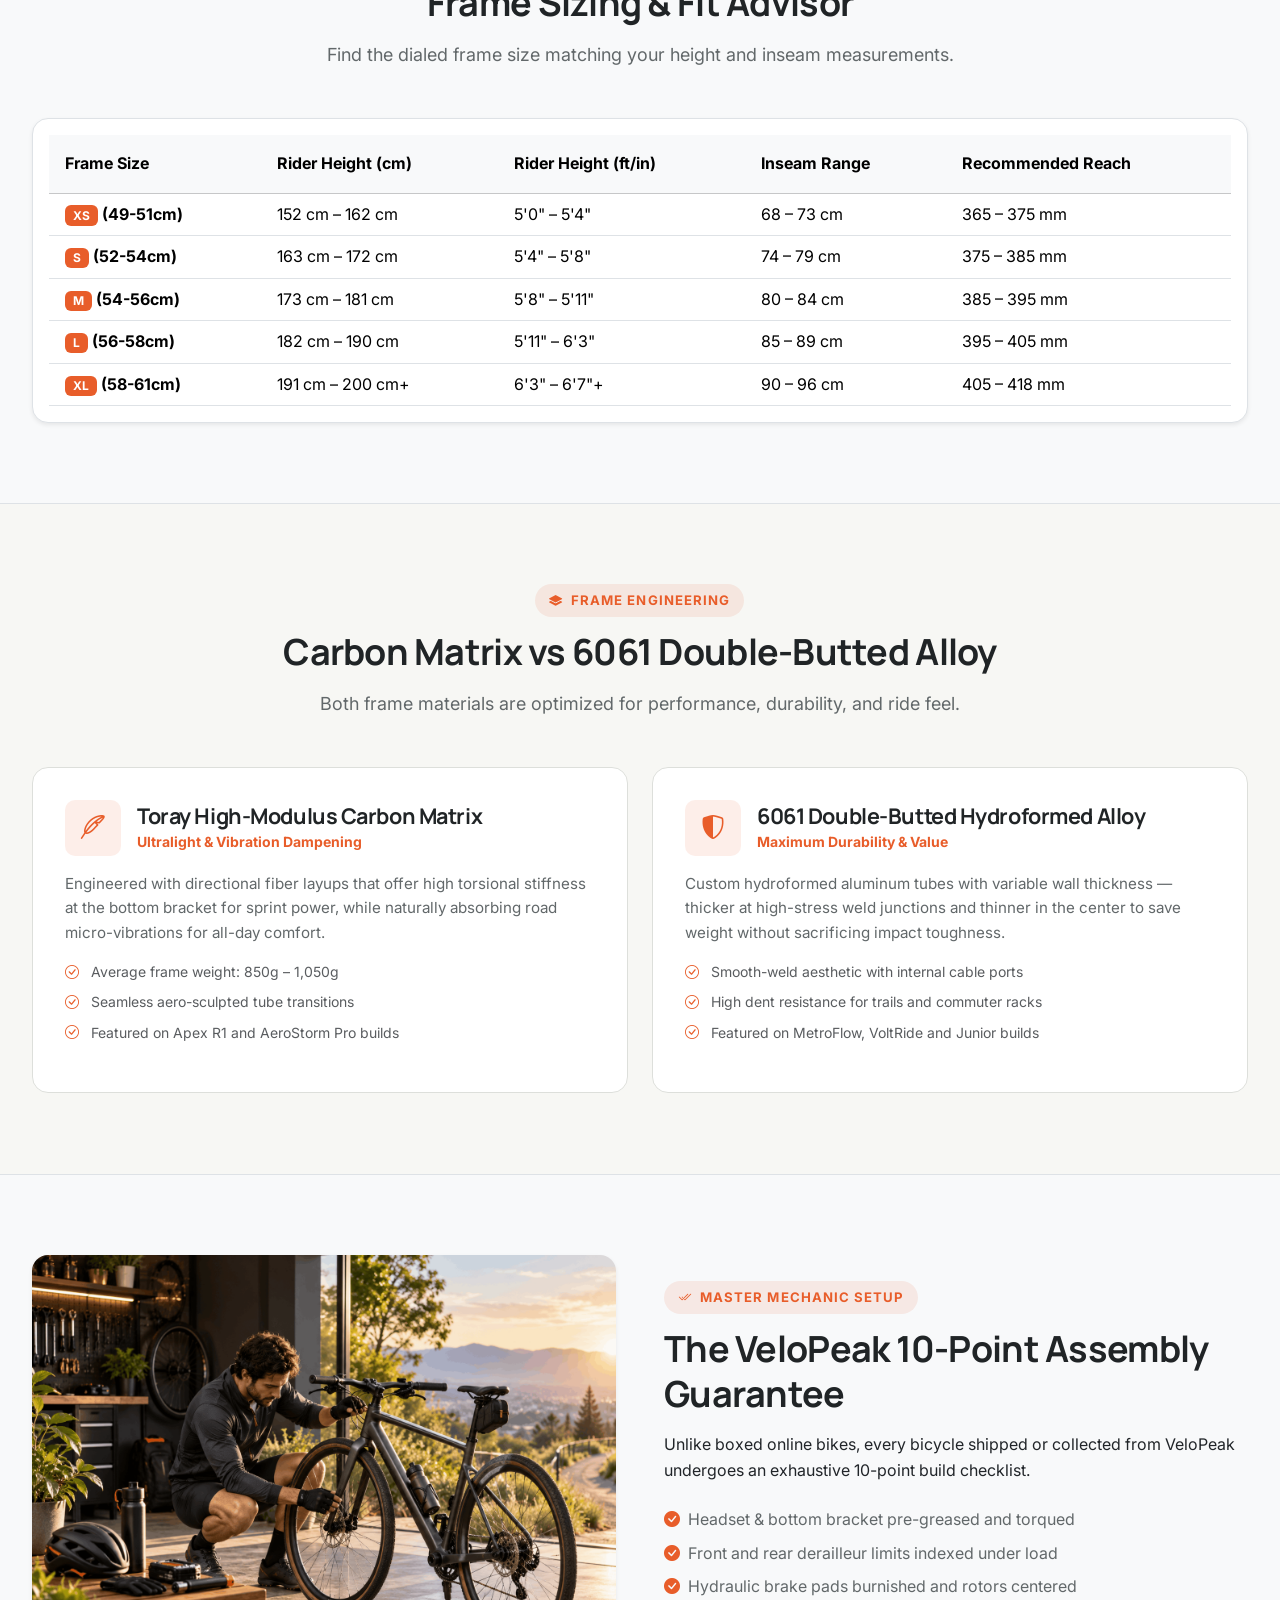
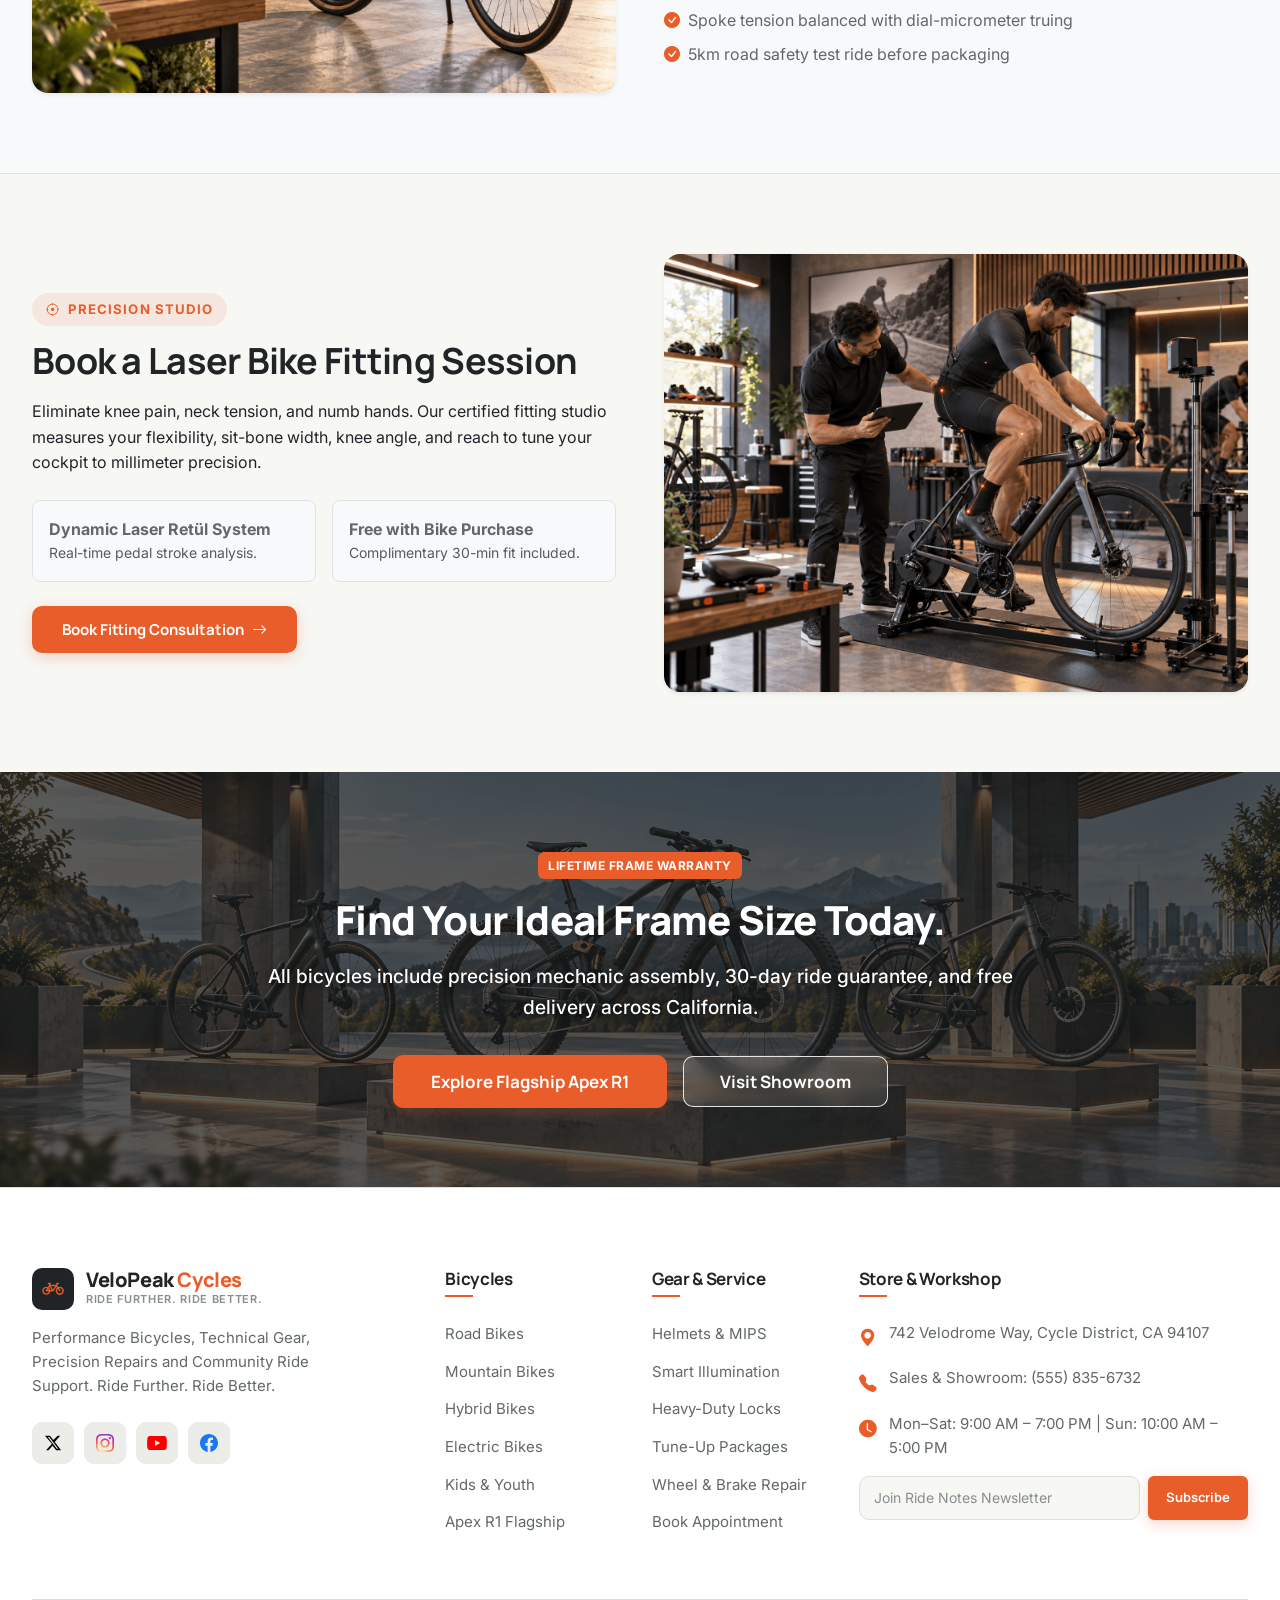
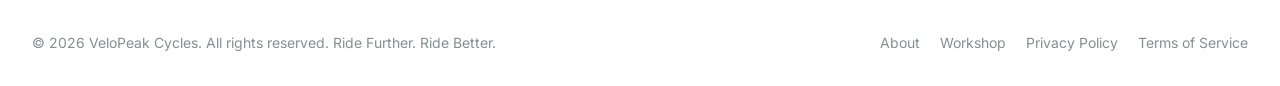
<file: bikes.html>
<!DOCTYPE html>
<html lang="en" data-theme="light" dir="ltr">
<head>
  <meta charset="UTF-8">
  <meta name="viewport" content="width=device-width, initial-scale=1.0">
  <title>Bicycles Fleet | Road, Mountain, Hybrid & Electric | VeloPeak Cycles</title>
  <meta name="description" content="Browse VeloPeak Cycles complete fleet of performance road bikes, rugged mountain trail bikes, hybrid commuters, and high-torque electric bicycles.">
  
  <!-- Favicon -->
  <link rel="icon" type="image/svg+xml" href="assets/images/favicon.svg">
  <link rel="apple-touch-icon" href="assets/images/favicon.svg">
  <link href="https://cdn.jsdelivr.net/npm/bootstrap@5.3.3/dist/css/bootstrap.min.css" rel="stylesheet">
  <link rel="stylesheet" href="https://cdn.jsdelivr.net/npm/bootstrap-icons@1.11.3/font/bootstrap-icons.min.css">

  <link rel="stylesheet" href="css/main.css">
  <link rel="stylesheet" href="css/header.css">
  <link rel="stylesheet" href="css/buttons.css">
  <link rel="stylesheet" href="css/bikes.css">
  <link rel="stylesheet" href="css/accessories.css">
  <link rel="stylesheet" href="css/services.css">
  <link rel="stylesheet" href="css/filters.css">
  <link rel="stylesheet" href="css/forms.css">
  <link rel="stylesheet" href="css/auth.css">
  <link rel="stylesheet" href="css/footer.css">
  <link rel="stylesheet" href="css/dark-theme.css">
  <link rel="stylesheet" href="css/rtl.css">
  <link rel="stylesheet" href="css/desktop.css">
  <link rel="stylesheet" href="css/tablet.css">
  <link rel="stylesheet" href="css/mobile.css">
</head>
<body>

  <!-- ==================== HEADER ==================== -->
  <header class="site-header">
    <div class="site-container">
      <nav class="navbar navbar-expand-lg navbar-light">
        <a class="navbar-brand" href="index.html" id="brand-logo-link">
          <div class="brand-logo-icon"><i class="bi bi-bicycle"></i></div>
          <div class="brand-text-group">
            <span class="brand-name">VeloPeak <span>Cycles</span></span>
            <span class="brand-tagline">Ride Further. Ride Better.</span>
          </div>
        </a>

        <div class="collapse navbar-collapse justify-content-center" id="navbarMain">
          <ul class="navbar-nav mb-2 mb-lg-0 gap-1">
            <li class="nav-item"><a class="nav-link" href="index.html">Home 1</a></li>
            <li class="nav-item"><a class="nav-link" href="home-2.html">Home 2</a></li>
            <li class="nav-item"><a class="nav-link" href="about.html">About</a></li>
            <li class="nav-item"><a class="nav-link active" href="bikes.html">Bikes</a></li>
            <li class="nav-item"><a class="nav-link" href="accessories.html">Accessories</a></li>
            <li class="nav-item"><a class="nav-link" href="services.html">Repair Services</a></li>
            <li class="nav-item"><a class="nav-link" href="brands.html">Brands</a></li>
            <li class="nav-item"><a class="nav-link" href="contact.html">Contact</a></li>
          </ul>
        </div>

        <div class="header-actions">
          <a href="login.html" class="btn-custom btn-secondary-custom btn-sm-custom d-none d-sm-inline-flex">
            <i class="bi bi-person"></i> Login
          </a>
          <a href="bikes.html" class="header-action-btn" title="View Cart">
            <i class="bi bi-bag"></i>
            <span class="badge-pill cart-count-badge">2</span>
          </a>
          <button type="button" class="header-action-btn theme-toggle-btn" title="Toggle Dark/Light Mode">
            <i class="bi bi-moon-stars-fill"></i>
          </button>
          <button type="button" class="header-action-btn rtl-toggle-btn" title="Toggle RTL/LTR">
            <span>RTL</span>
          </button>
          <button class="navbar-toggler header-action-btn d-lg-none" type="button" data-bs-toggle="offcanvas" data-bs-target="#mobileMenuOffcanvas">
            <i class="bi bi-list fs-5"></i>
          </button>
        </div>
      </nav>
    </div>
  </header>

  <!-- Mobile Offcanvas Menu -->
  <div class="offcanvas offcanvas-start" tabindex="-1" id="mobileMenuOffcanvas">
    <div class="offcanvas-header">
      <div class="d-flex align-items-center gap-2">
        <div class="brand-logo-icon" style="width:36px;height:36px;font-size:1.1rem;"><i class="bi bi-bicycle"></i></div>
        <div class="brand-text-group">
          <span class="brand-name fs-5">VeloPeak <span>Cycles</span></span>
          <span class="brand-tagline">Ride Further. Ride Better.</span>
        </div>
      </div>
      <button type="button" class="btn-close text-reset" data-bs-dismiss="offcanvas"></button>
    </div>
    <div class="offcanvas-body">
      <div class="d-flex flex-column mb-4">
        <a class="offcanvas-nav-link" href="index.html">Home 1 <i class="bi bi-chevron-right"></i></a>
        <a class="offcanvas-nav-link" href="home-2.html">Home 2 <i class="bi bi-chevron-right"></i></a>
        <a class="offcanvas-nav-link" href="about.html">About <i class="bi bi-chevron-right"></i></a>
        <a class="offcanvas-nav-link active" href="bikes.html">Bikes <i class="bi bi-chevron-right"></i></a>
        <a class="offcanvas-nav-link" href="accessories.html">Accessories <i class="bi bi-chevron-right"></i></a>
        <a class="offcanvas-nav-link" href="services.html">Repair Services <i class="bi bi-chevron-right"></i></a>
        <a class="offcanvas-nav-link" href="brands.html">Brands <i class="bi bi-chevron-right"></i></a>
        <a class="offcanvas-nav-link" href="contact.html">Contact <i class="bi bi-chevron-right"></i></a>
      </div>
      <div class="mt-auto pt-3 border-top header-actions-drawer">
        <a href="login.html" class="btn-custom btn-secondary-custom btn-sm-custom">
          <i class="bi bi-person"></i> Login
        </a>
        <a href="bikes.html" class="header-action-btn" title="View Cart">
          <i class="bi bi-bag"></i>
          <span class="badge-pill cart-count-badge">2</span>
        </a>
        <button type="button" class="header-action-btn theme-toggle-btn" title="Toggle Dark/Light Mode">
          <i class="bi bi-moon-stars-fill"></i>
        </button>
        <button type="button" class="header-action-btn rtl-toggle-btn" title="Toggle RTL/LTR">
          <span>RTL</span>
        </button>
      </div>
    </div>
  </div>

  <main>
    <!-- ==================== PAGE BANNER ==================== -->
    <section class="page-banner">
      <img src="assets/images/hero/bikes-banner.png" alt="VeloPeak Complete Bicycles Fleet" class="page-banner-bg">
      <div class="site-container">
        <div class="page-banner-content">
          <nav class="breadcrumb-nav">
            <a href="index.html">Home</a>
            <span class="breadcrumb-separator">/</span>
            <span>Bicycles Fleet</span>
          </nav>
          <h1 class="page-banner-title">The VeloPeak Bicycles Fleet</h1>
          <p class="page-banner-subtitle">
            Precision-engineered Road, Mountain, Hybrid, Electric and Kids bicycles configured with premium drivetrains and backed by lifetime frame warranties.
          </p>
        </div>
      </div>
    </section>

    <!-- ==================== 1. FILTERABLE CATALOG SECTION ==================== -->
    <section class="section-padding" id="catalog-section">
      <div class="site-container">
        <div class="row g-4">
          
          <!-- Filters Sidebar (Desktop) -->
          <div class="col-lg-3 d-none d-lg-block catalog-filter-column">
            <div class="filter-sidebar">
              <div class="filter-header">
                <h3 class="filter-title"><i class="bi bi-sliders text-primary"></i> Refine Bikes</h3>
                <button type="button" class="filter-reset-btn" id="filter-reset-btn">Reset All</button>
              </div>

              <form id="catalog-filter-form">
                <!-- Search Query -->
                <div class="filter-group">
                  <h4 class="filter-group-title">Search Models</h4>
                  <input type="text" class="form-control-custom" id="catalog-search-input" placeholder="e.g. Apex, Summit, Disc...">
                </div>

                <!-- Category -->
                <div class="filter-group">
                  <h4 class="filter-group-title">Bike Type</h4>
                  <div class="filter-option-list">
                    <label class="filter-checkbox-item">
                      <div><input type="checkbox" name="category" value="road"> Road Bikes</div>
                      <span class="filter-count">(3)</span>
                    </label>
                    <label class="filter-checkbox-item">
                      <div><input type="checkbox" name="category" value="mountain"> Mountain Bikes</div>
                      <span class="filter-count">(3)</span>
                    </label>
                    <label class="filter-checkbox-item">
                      <div><input type="checkbox" name="category" value="hybrid"> Hybrid Bikes</div>
                      <span class="filter-count">(2)</span>
                    </label>
                    <label class="filter-checkbox-item">
                      <div><input type="checkbox" name="category" value="electric"> Electric Bikes</div>
                      <span class="filter-count">(2)</span>
                    </label>
                    <label class="filter-checkbox-item">
                      <div><input type="checkbox" name="category" value="kids"> Kids Bikes</div>
                      <span class="filter-count">(2)</span>
                    </label>
                  </div>
                </div>

                <!-- Price Range Slider -->
                <div class="filter-group">
                  <h4 class="filter-group-title">Maximum Price</h4>
                  <input type="range" class="price-range-slider" id="filter-price-slider" min="300" max="6000" step="100" value="6000">
                  <div class="price-range-values">
                    <span>$300</span>
                    <span id="price-max-display">$6000</span>
                  </div>
                </div>

                <!-- Frame Size -->
                <div class="filter-group">
                  <h4 class="filter-group-title">Frame Size</h4>
                  <div class="filter-option-list">
                    <label class="filter-checkbox-item"><input type="checkbox" name="size" value="XS"> Extra Small (XS)</label>
                    <label class="filter-checkbox-item"><input type="checkbox" name="size" value="S"> Small (S)</label>
                    <label class="filter-checkbox-item"><input type="checkbox" name="size" value="M"> Medium (M)</label>
                    <label class="filter-checkbox-item"><input type="checkbox" name="size" value="L"> Large (L)</label>
                    <label class="filter-checkbox-item"><input type="checkbox" name="size" value="XL"> Extra Large (XL)</label>
                  </div>
                </div>

                <!-- Wheel Size -->
                <div class="filter-group">
                  <h4 class="filter-group-title">Wheel Size</h4>
                  <div class="filter-option-list">
                    <label class="filter-checkbox-item"><input type="checkbox" name="wheel" value="700c"> 700c (Road/Gravel)</label>
                    <label class="filter-checkbox-item"><input type="checkbox" name="wheel" value="29"> 29" (MTB)</label>
                    <label class="filter-checkbox-item"><input type="checkbox" name="wheel" value="27.5"> 27.5" (Trail)</label>
                    <label class="filter-checkbox-item"><input type="checkbox" name="wheel" value="24"> 24" (Youth)</label>
                  </div>
                </div>

                <!-- Electric / Non-Electric -->
                <div class="filter-group">
                  <h4 class="filter-group-title">Drivetrain Type</h4>
                  <div class="filter-option-list">
                    <label class="filter-checkbox-item"><input type="checkbox" name="electric" value="standard"> Traditional Pedal</label>
                    <label class="filter-checkbox-item"><input type="checkbox" name="electric" value="electric"> Electric Assist</label>
                  </div>
                </div>
              </form>
            </div>
          </div>

          <!-- Products Main Area -->
          <div class="col-lg-9 catalog-products-column">
            
            <!-- Toolbar -->
            <div class="catalog-toolbar">
              <div class="d-flex align-items-center gap-3">
                <button class="btn-custom btn-secondary-custom btn-sm-custom d-lg-none" type="button" data-bs-toggle="offcanvas" data-bs-target="#mobileFilterDrawer">
                  <i class="bi bi-sliders"></i> Filters
                </button>
                <div class="catalog-results-count" id="catalog-count-display">Showing 8 bikes</div>
              </div>
              <div class="d-flex align-items-center gap-2">
                <label for="catalog-sort-select" class="small fw-bold text-muted d-none d-sm-inline">Sort by:</label>
                <select class="catalog-sort-select" id="catalog-sort-select">
                  <option value="featured">Featured Builds</option>
                  <option value="price-low">Price: Low to High</option>
                  <option value="price-high">Price: High to Low</option>
                  <option value="rating">Highest Rated</option>
                </select>
              </div>
            </div>

            <!-- Active filter tags display -->
            <div class="active-filters-bar" id="active-filters-container"></div>

            <!-- Products Grid -->
            <div class="row g-4" id="catalog-products-grid">
              
              <!-- 1: Apex R1 Road -->
              <div class="col-md-6 col-12 product-item-col">
                <div class="product-card" data-category="road" data-price="1899" data-sizes="XS,S,M,L,XL" data-wheels="700c" data-electric="standard" data-title="Apex R1 Road" data-desc="Carbon fork Shimano 105 24-Speed hydraulic flat mount disc" data-rating="4.9">
                  <span class="badge-custom badge-primary product-card-badge">Bestseller</span>
                  <button class="product-card-wishlist" title="Save to wishlist"><i class="bi bi-heart"></i></button>
                  <div class="product-card-img-wrapper">
                    <img src="assets/images/bikes/road-apex-r1.jpg" alt="Apex R1 Road" class="product-card-img">
                  </div>
                  <div class="product-card-body">
                    <span class="product-category-tag">Road Cycling</span>
                    <h3 class="product-card-title"><a href="bike-details.html">Apex R1 Road</a></h3>
                    <ul class="product-specs-list">
                      <li class="product-specs-item"><i class="bi bi-cpu"></i> Full Carbon Matrix Fork & Shimano 105 24-Speed</li>
                      <li class="product-specs-item"><i class="bi bi-shield-check"></i> Shimano Hydraulic Flat Mount Disc Brakes</li>
                    </ul>
                    <div class="product-size-pills">
                      <span class="size-pill">XS</span>
                      <span class="size-pill">S</span>
                      <span class="size-pill selected">M</span>
                      <span class="size-pill">L</span>
                      <span class="size-pill">XL</span>
                    </div>
                    <div class="product-meta-row">
                      <div class="product-price">$1,899</div>
                      <div class="product-rating"><i class="bi bi-star-fill"></i> 4.9 (42)</div>
                    </div>
                    <div class="product-card-actions">
                      <a href="bike-details.html" class="btn-custom btn-secondary-custom btn-sm-custom">View Details</a>
                      <button type="button" class="btn-custom btn-primary-custom btn-sm-custom add-to-cart-btn" data-name="Apex R1 Road">Shop Now</button>
                    </div>
                  </div>
                </div>
              </div>

              <!-- 2: Summit X7 Trail -->
              <div class="col-md-6 col-12 product-item-col">
                <div class="product-card" data-category="mountain" data-price="2450" data-sizes="S,M,L,XL" data-wheels="29" data-electric="standard" data-title="Summit X7 Trail" data-desc="140mm air suspension SRAM GX Eagle 12-Speed Maxxis Minion" data-rating="4.8">
                  <span class="badge-custom badge-secondary product-card-badge">Trail Series</span>
                  <button class="product-card-wishlist" title="Save to wishlist"><i class="bi bi-heart"></i></button>
                  <div class="product-card-img-wrapper">
                    <img src="assets/images/bikes/mtb-summit-x7.jpg" alt="Summit X7 Trail" class="product-card-img">
                  </div>
                  <div class="product-card-body">
                    <span class="product-category-tag">Mountain & Trail</span>
                    <h3 class="product-card-title"><a href="bike-details.html">Summit X7 Trail</a></h3>
                    <ul class="product-specs-list">
                      <li class="product-specs-item"><i class="bi bi-cpu"></i> RockShox 140mm Air Fork & SRAM GX 12-Speed</li>
                      <li class="product-specs-item"><i class="bi bi-shield-check"></i> 29" Tubeless Ready Maxxis Minion DHF Tires</li>
                    </ul>
                    <div class="product-size-pills">
                      <span class="size-pill">S</span>
                      <span class="size-pill selected">M</span>
                      <span class="size-pill">L</span>
                      <span class="size-pill">XL</span>
                    </div>
                    <div class="product-meta-row">
                      <div class="product-price">$2,450</div>
                      <div class="product-rating"><i class="bi bi-star-fill"></i> 4.8 (38)</div>
                    </div>
                    <div class="product-card-actions">
                      <a href="bike-details.html" class="btn-custom btn-secondary-custom btn-sm-custom">View Details</a>
                      <button type="button" class="btn-custom btn-primary-custom btn-sm-custom add-to-cart-btn" data-name="Summit X7 Trail">Shop Now</button>
                    </div>
                  </div>
                </div>
              </div>

              <!-- 3: MetroFlow Hybrid -->
              <div class="col-md-6 col-12 product-item-col">
                <div class="product-card" data-category="hybrid" data-price="980" data-sizes="S,M,L" data-wheels="700c" data-electric="standard" data-title="MetroFlow Hybrid" data-desc="6061 alloy frame Shimano Deore 10-Speed rack and fender mounts" data-rating="4.7">
                  <span class="badge-custom badge-primary product-card-badge">Commuter</span>
                  <button class="product-card-wishlist" title="Save to wishlist"><i class="bi bi-heart"></i></button>
                  <div class="product-card-img-wrapper">
                    <img src="assets/images/bikes/hybrid-metroflow.jpg" alt="MetroFlow Hybrid" class="product-card-img">
                  </div>
                  <div class="product-card-body">
                    <span class="product-category-tag">Hybrid & Urban</span>
                    <h3 class="product-card-title"><a href="bike-details.html">MetroFlow Hybrid</a></h3>
                    <ul class="product-specs-list">
                      <li class="product-specs-item"><i class="bi bi-cpu"></i> 6061 Double-Butted Alloy & Shimano Deore 10-Speed</li>
                      <li class="product-specs-item"><i class="bi bi-shield-check"></i> Integrated Rack, Mudguard & Kickstand Mounts</li>
                    </ul>
                    <div class="product-size-pills">
                      <span class="size-pill">S</span>
                      <span class="size-pill selected">M</span>
                      <span class="size-pill">L</span>
                    </div>
                    <div class="product-meta-row">
                      <div class="product-price">$980</div>
                      <div class="product-rating"><i class="bi bi-star-fill"></i> 4.7 (54)</div>
                    </div>
                    <div class="product-card-actions">
                      <a href="bike-details.html" class="btn-custom btn-secondary-custom btn-sm-custom">View Details</a>
                      <button type="button" class="btn-custom btn-primary-custom btn-sm-custom add-to-cart-btn" data-name="MetroFlow Hybrid">Shop Now</button>
                    </div>
                  </div>
                </div>
              </div>

              <!-- 4: VoltRide E2 -->
              <div class="col-md-6 col-12 product-item-col">
                <div class="product-card" data-category="electric" data-price="3199" data-sizes="M,L,XL" data-wheels="700c" data-electric="electric" data-title="VoltRide E2" data-desc="250W mid-drive motor 500Wh battery integrated lighting 90km range" data-rating="4.9">
                  <span class="badge-custom badge-stock product-card-badge">E-Power</span>
                  <button class="product-card-wishlist" title="Save to wishlist"><i class="bi bi-heart"></i></button>
                  <div class="product-card-img-wrapper">
                    <img src="assets/images/bikes/ebike-voltride.jpg" alt="VoltRide E2" class="product-card-img">
                  </div>
                  <div class="product-card-body">
                    <span class="product-category-tag">Electric Commuter</span>
                    <h3 class="product-card-title"><a href="bike-details.html">VoltRide E2</a></h3>
                    <ul class="product-specs-list">
                      <li class="product-specs-item"><i class="bi bi-battery-charging"></i> 250W Mid-Drive Motor & 500Wh Battery (90km Range)</li>
                      <li class="product-specs-item"><i class="bi bi-shield-check"></i> Integrated StVZO Certified LED Lighting System</li>
                    </ul>
                    <div class="product-size-pills">
                      <span class="size-pill">M</span>
                      <span class="size-pill selected">L</span>
                      <span class="size-pill">XL</span>
                    </div>
                    <div class="product-meta-row">
                      <div class="product-price">$3,199</div>
                      <div class="product-rating"><i class="bi bi-star-fill"></i> 4.9 (29)</div>
                    </div>
                    <div class="product-card-actions">
                      <a href="bike-details.html" class="btn-custom btn-secondary-custom btn-sm-custom">View Details</a>
                      <button type="button" class="btn-custom btn-primary-custom btn-sm-custom add-to-cart-btn" data-name="VoltRide E2">Shop Now</button>
                    </div>
                  </div>
                </div>
              </div>

              <!-- 5: Junior Trail 24 -->
              <div class="col-md-6 col-12 product-item-col">
                <div class="product-card" data-category="kids" data-price="499" data-sizes="24" data-wheels="24" data-electric="standard" data-title="Junior Trail 24" data-desc="Lightweight alloy 8-speed rapidfire child-reach disc brakes" data-rating="4.9">
                  <span class="badge-custom badge-secondary product-card-badge">Youth Series</span>
                  <button class="product-card-wishlist" title="Save to wishlist"><i class="bi bi-heart"></i></button>
                  <div class="product-card-img-wrapper">
                    <img src="assets/images/bikes/kids-trail-24.jpg" alt="Junior Trail 24" class="product-card-img">
                  </div>
                  <div class="product-card-body">
                    <span class="product-category-tag">Kids & Youth</span>
                    <h3 class="product-card-title"><a href="bike-details.html">Junior Trail 24</a></h3>
                    <ul class="product-specs-list">
                      <li class="product-specs-item"><i class="bi bi-cpu"></i> 6061 Lightweight Alloy Frame & 8-Speed Rapidfire</li>
                      <li class="product-specs-item"><i class="bi bi-shield-check"></i> Proportional Cranks & Easy-Reach Disc Brakes</li>
                    </ul>
                    <div class="product-size-pills">
                      <span class="size-pill selected">24" Wheels (Ages 7-11)</span>
                    </div>
                    <div class="product-meta-row">
                      <div class="product-price">$499</div>
                      <div class="product-rating"><i class="bi bi-star-fill"></i> 4.9 (61)</div>
                    </div>
                    <div class="product-card-actions">
                      <a href="bike-details.html" class="btn-custom btn-secondary-custom btn-sm-custom">View Details</a>
                      <button type="button" class="btn-custom btn-primary-custom btn-sm-custom add-to-cart-btn" data-name="Junior Trail 24">Shop Now</button>
                    </div>
                  </div>
                </div>
              </div>

              <!-- 6: AeroStorm Pro Disc -->
              <div class="col-md-6 col-12 product-item-col">
                <div class="product-card" data-category="road" data-price="4499" data-sizes="S,M,L" data-wheels="700c" data-electric="standard" data-title="AeroStorm Pro Disc" data-desc="Ultegra Di2 electronic 50mm carbon wheelset aero geometry" data-rating="5.0">
                  <span class="badge-custom badge-primary product-card-badge">Pro Spec</span>
                  <button class="product-card-wishlist" title="Save to wishlist"><i class="bi bi-heart"></i></button>
                  <div class="product-card-img-wrapper">
                    <img src="assets/images/bikes/road-aero-pro.jpg" alt="AeroStorm Pro Disc" class="product-card-img">
                  </div>
                  <div class="product-card-body">
                    <span class="product-category-tag">Race Performance</span>
                    <h3 class="product-card-title"><a href="bike-details.html">AeroStorm Pro Disc</a></h3>
                    <ul class="product-specs-list">
                      <li class="product-specs-item"><i class="bi bi-cpu"></i> Shimano Ultegra Di2 Electronic 12-Speed Group</li>
                      <li class="product-specs-item"><i class="bi bi-shield-check"></i> 50mm Carbon Aero Wheelset & Integrated Cable Routing</li>
                    </ul>
                    <div class="product-size-pills">
                      <span class="size-pill">S</span>
                      <span class="size-pill selected">M</span>
                      <span class="size-pill">L</span>
                    </div>
                    <div class="product-meta-row">
                      <div class="product-price">$4,499</div>
                      <div class="product-rating"><i class="bi bi-star-fill"></i> 5.0 (17)</div>
                    </div>
                    <div class="product-card-actions">
                      <a href="bike-details.html" class="btn-custom btn-secondary-custom btn-sm-custom">View Details</a>
                      <button type="button" class="btn-custom btn-primary-custom btn-sm-custom add-to-cart-btn" data-name="AeroStorm Pro Disc">Shop Now</button>
                    </div>
                  </div>
                </div>
              </div>

              <!-- 7: Enduro 9 Carbon -->
              <div class="col-md-6 col-12 product-item-col">
                <div class="product-card" data-category="mountain" data-price="5250" data-sizes="M,L,XL" data-wheels="29" data-electric="standard" data-title="Enduro 9 Carbon" data-desc="Fox Factory 36 Kashima 160mm SRAM X01 AXS wireless" data-rating="4.9">
                  <span class="badge-custom badge-secondary product-card-badge">Enduro MTB</span>
                  <button class="product-card-wishlist" title="Save to wishlist"><i class="bi bi-heart"></i></button>
                  <div class="product-card-img-wrapper">
                    <img src="assets/images/pages/enduro_9_factory.png" alt="Enduro 9 Carbon" class="product-card-img">
                  </div>
                  <div class="product-card-body">
                    <span class="product-category-tag">Enduro Mountain</span>
                    <h3 class="product-card-title"><a href="bike-details.html">Enduro 9 Carbon</a></h3>
                    <ul class="product-specs-list">
                      <li class="product-specs-item"><i class="bi bi-cpu"></i> Fox Factory 36 160mm & SRAM X01 AXS Wireless</li>
                      <li class="product-specs-item"><i class="bi bi-shield-check"></i> Full Carbon Monocoque Frame & Dropper Seatpost</li>
                    </ul>
                    <div class="product-size-pills">
                      <span class="size-pill">M</span>
                      <span class="size-pill selected">L</span>
                      <span class="size-pill">XL</span>
                    </div>
                    <div class="product-meta-row">
                      <div class="product-price">$5,250</div>
                      <div class="product-rating"><i class="bi bi-star-fill"></i> 4.9 (23)</div>
                    </div>
                    <div class="product-card-actions">
                      <a href="bike-details.html" class="btn-custom btn-secondary-custom btn-sm-custom">View Details</a>
                      <button type="button" class="btn-custom btn-primary-custom btn-sm-custom add-to-cart-btn" data-name="Enduro 9 Carbon">Shop Now</button>
                    </div>
                  </div>
                </div>
              </div>

              <!-- 8: RidgeForm Gravel GX -->
              <div class="col-md-6 col-12 product-item-col">
                <div class="product-card" data-category="hybrid" data-price="2199" data-sizes="XS,S,M,L" data-wheels="700c" data-electric="standard" data-title="RidgeForm Gravel GX" data-desc="Shimano GRX 810 1x11 Maxxis 45mm tubeless tire clearance" data-rating="4.8">
                  <span class="badge-custom badge-primary product-card-badge">All-Road</span>
                  <button class="product-card-wishlist" title="Save to wishlist"><i class="bi bi-heart"></i></button>
                  <div class="product-card-img-wrapper">
                    <img src="assets/images/pages/ridgeform_gravel_gx.png" alt="RidgeForm Gravel GX" class="product-card-img">
                  </div>
                  <div class="product-card-body">
                    <span class="product-category-tag">Gravel & All-Road</span>
                    <h3 class="product-card-title"><a href="bike-details.html">RidgeForm Gravel GX</a></h3>
                    <ul class="product-specs-list">
                      <li class="product-specs-item"><i class="bi bi-cpu"></i> Shimano GRX 810 1x11 Clutch Drivetrain</li>
                      <li class="product-specs-item"><i class="bi bi-shield-check"></i> 45mm Tire Clearance & Triple Bottle Cage Mounts</li>
                    </ul>
                    <div class="product-size-pills">
                      <span class="size-pill">XS</span>
                      <span class="size-pill">S</span>
                      <span class="size-pill selected">M</span>
                      <span class="size-pill">L</span>
                    </div>
                    <div class="product-meta-row">
                      <div class="product-price">$2,199</div>
                      <div class="product-rating"><i class="bi bi-star-fill"></i> 4.8 (34)</div>
                    </div>
                    <div class="product-card-actions">
                      <a href="bike-details.html" class="btn-custom btn-secondary-custom btn-sm-custom">View Details</a>
                      <button type="button" class="btn-custom btn-primary-custom btn-sm-custom add-to-cart-btn" data-name="RidgeForm Gravel GX">Shop Now</button>
                    </div>
                  </div>
                </div>
              </div>

            </div>
          </div>
        </div>
      </div>
    </section>

    <!-- Mobile Filter Offcanvas Drawer -->
    <div class="offcanvas offcanvas-end" tabindex="-1" id="mobileFilterDrawer">
      <div class="offcanvas-header">
        <h5 class="offcanvas-title"><i class="bi bi-sliders text-primary"></i> Filter Bicycles</h5>
        <button type="button" class="btn-close" data-bs-dismiss="offcanvas"></button>
      </div>
      <div class="offcanvas-body">
        <p class="text-muted small">Use the desktop filter settings or adjust category filters directly on screen.</p>
        <button type="button" class="btn-custom btn-primary-custom w-100" data-bs-dismiss="offcanvas">Apply Filters</button>
      </div>
    </div>

    <!-- ==================== 2. BIKE SIZING & GEOMETRY GUIDE ==================== -->
    <section class="section-padding bg-light border-top border-bottom">
      <div class="site-container">
        <div class="section-header text-center">
          <span class="section-badge"><i class="bi bi-rulers"></i> Rider Fit Matrix</span>
          <h2 class="section-title">Frame Sizing & Fit Advisor</h2>
          <p class="section-subtitle">Find the dialed frame size matching your height and inseam measurements.</p>
        </div>

        <div class="table-responsive bg-white rounded-4 border shadow-sm p-3 bike-comparison-scroll fit-sizing-scroll"
          role="region" aria-label="Scrollable bicycle frame sizing table" tabindex="0">
          <table class="table table-hover align-middle mb-0 bike-comparison-table fit-sizing-table">
            <thead class="table-light">
              <tr>
                <th class="py-3 px-3">Frame Size</th>
                <th class="py-3 px-3">Rider Height (cm)</th>
                <th class="py-3 px-3">Rider Height (ft/in)</th>
                <th class="py-3 px-3">Inseam Range</th>
                <th class="py-3 px-3">Recommended Reach</th>
              </tr>
            </thead>
            <tbody>
              <tr>
                <td class="fw-bold px-3"><span class="badge bg-secondary text-white">XS</span> (49-51cm)</td>
                <td class="px-3">152 cm – 162 cm</td>
                <td class="px-3">5'0" – 5'4"</td>
                <td class="px-3">68 – 73 cm</td>
                <td class="px-3">365 – 375 mm</td>
              </tr>
              <tr>
                <td class="fw-bold px-3"><span class="badge bg-secondary text-white">S</span> (52-54cm)</td>
                <td class="px-3">163 cm – 172 cm</td>
                <td class="px-3">5'4" – 5'8"</td>
                <td class="px-3">74 – 79 cm</td>
                <td class="px-3">375 – 385 mm</td>
              </tr>
              <tr>
                <td class="fw-bold px-3"><span class="badge bg-primary text-white">M</span> (54-56cm)</td>
                <td class="px-3">173 cm – 181 cm</td>
                <td class="px-3">5'8" – 5'11"</td>
                <td class="px-3">80 – 84 cm</td>
                <td class="px-3">385 – 395 mm</td>
              </tr>
              <tr>
                <td class="fw-bold px-3"><span class="badge bg-secondary text-white">L</span> (56-58cm)</td>
                <td class="px-3">182 cm – 190 cm</td>
                <td class="px-3">5'11" – 6'3"</td>
                <td class="px-3">85 – 89 cm</td>
                <td class="px-3">395 – 405 mm</td>
              </tr>
              <tr>
                <td class="fw-bold px-3"><span class="badge bg-secondary text-white">XL</span> (58-61cm)</td>
                <td class="px-3">191 cm – 200 cm+</td>
                <td class="px-3">6'3" – 6'7"+</td>
                <td class="px-3">90 – 96 cm</td>
                <td class="px-3">405 – 418 mm</td>
              </tr>
            </tbody>
          </table>
        </div>
      </div>
    </section>

    <!-- ==================== 3. FRAME MATERIAL COMPARISON ==================== -->
    <section class="section-padding">
      <div class="site-container">
        <div class="section-header text-center">
          <span class="section-badge"><i class="bi bi-layers-fill"></i> Frame Engineering</span>
          <h2 class="section-title">Carbon Matrix vs 6061 Double-Butted Alloy</h2>
          <p class="section-subtitle">Both frame materials are optimized for performance, durability, and ride feel.</p>
        </div>

        <div class="row g-4 frame-engineering-grid">
          <div class="col-lg-6">
            <div class="feature-card">
              <div class="d-flex align-items-center gap-3 mb-3">
                <div class="feature-icon-wrapper mb-0"><i class="bi bi-feather"></i></div>
                <div>
                  <h4 class="mb-0">Toray High-Modulus Carbon Matrix</h4>
                  <span class="text-primary small fw-bold">Ultralight & Vibration Dampening</span>
                </div>
              </div>
              <p class="feature-desc mb-3">
                Engineered with directional fiber layups that offer high torsional stiffness at the bottom bracket for sprint power, while naturally absorbing road micro-vibrations for all-day comfort.
              </p>
              <ul class="list-unstyled d-flex flex-column gap-2 text-muted small">
                <li><i class="bi bi-check-circle text-primary me-2"></i> Average frame weight: 850g – 1,050g</li>
                <li><i class="bi bi-check-circle text-primary me-2"></i> Seamless aero-sculpted tube transitions</li>
                <li><i class="bi bi-check-circle text-primary me-2"></i> Featured on Apex R1 and AeroStorm Pro builds</li>
              </ul>
            </div>
          </div>

          <div class="col-lg-6">
            <div class="feature-card">
              <div class="d-flex align-items-center gap-3 mb-3">
                <div class="feature-icon-wrapper mb-0"><i class="bi bi-shield-shaded"></i></div>
                <div>
                  <h4 class="mb-0">6061 Double-Butted Hydroformed Alloy</h4>
                  <span class="text-primary small fw-bold">Maximum Durability & Value</span>
                </div>
              </div>
              <p class="feature-desc mb-3">
                Custom hydroformed aluminum tubes with variable wall thickness — thicker at high-stress weld junctions and thinner in the center to save weight without sacrificing impact toughness.
              </p>
              <ul class="list-unstyled d-flex flex-column gap-2 text-muted small">
                <li><i class="bi bi-check-circle text-primary me-2"></i> Smooth-weld aesthetic with internal cable ports</li>
                <li><i class="bi bi-check-circle text-primary me-2"></i> High dent resistance for trails and commuter racks</li>
                <li><i class="bi bi-check-circle text-primary me-2"></i> Featured on MetroFlow, VoltRide and Junior builds</li>
              </ul>
            </div>
          </div>
        </div>
      </div>
    </section>

    <!-- ==================== 4. PRECISION ASSEMBLY STANDARD ==================== -->
    <section class="section-padding bg-light border-top border-bottom">
      <div class="site-container">
        <div class="row align-items-center g-5">
          <div class="col-lg-6">
            <img src="assets/images/pages/master_mechanic_setup.png" alt="VeloPeak 10-Point Assembly" class="img-fluid rounded-4 shadow-sm w-100">
          </div>
          <div class="col-lg-6">
            <span class="section-badge"><i class="bi bi-check2-all"></i> Master Mechanic Setup</span>
            <h2 class="section-title">The VeloPeak 10-Point Assembly Guarantee</h2>
            <p class="text-body mb-4">
              Unlike boxed online bikes, every bicycle shipped or collected from VeloPeak undergoes an exhaustive 10-point build checklist.
            </p>
            <div class="d-flex flex-column gap-2">
              <div class="d-flex align-items-center gap-2"><i class="bi bi-check-circle-fill text-primary"></i> Headset & bottom bracket pre-greased and torqued</div>
              <div class="d-flex align-items-center gap-2"><i class="bi bi-check-circle-fill text-primary"></i> Front and rear derailleur limits indexed under load</div>
              <div class="d-flex align-items-center gap-2"><i class="bi bi-check-circle-fill text-primary"></i> Hydraulic brake pads burnished and rotors centered</div>
              <div class="d-flex align-items-center gap-2"><i class="bi bi-check-circle-fill text-primary"></i> Spoke tension balanced with dial-micrometer truing</div>
              <div class="d-flex align-items-center gap-2"><i class="bi bi-check-circle-fill text-primary"></i> 5km road safety test ride before packaging</div>
            </div>
          </div>
        </div>
      </div>
    </section>

    <!-- ==================== 5. CUSTOM LASER FIT STUDIO ==================== -->
    <section class="section-padding">
      <div class="site-container">
        <div class="row align-items-center g-5">
          <div class="col-lg-6">
            <span class="section-badge"><i class="bi bi-crosshair"></i> Precision Studio</span>
            <h2 class="section-title">Book a Laser Bike Fitting Session</h2>
            <p class="text-body mb-4">
              Eliminate knee pain, neck tension, and numb hands. Our certified fitting studio measures your flexibility, sit-bone width, knee angle, and reach to tune your cockpit to millimeter precision.
            </p>
            <div class="row g-3 mb-4">
              <div class="col-sm-6">
                <div class="p-3 bg-light rounded-3 border">
                  <div class="fw-bold">Dynamic Laser Retül System</div>
                  <div class="text-muted small">Real-time pedal stroke analysis.</div>
                </div>
              </div>
              <div class="col-sm-6">
                <div class="p-3 bg-light rounded-3 border">
                  <div class="fw-bold">Free with Bike Purchase</div>
                  <div class="text-muted small">Complimentary 30-min fit included.</div>
                </div>
              </div>
            </div>
            <a href="contact.html" class="btn-custom btn-primary-custom">Book Fitting Consultation <i class="bi bi-arrow-right"></i></a>
          </div>
          <div class="col-lg-6">
            <img src="assets/images/pages/precision_studio.png" alt="VeloPeak Fitting Studio" class="img-fluid rounded-4 shadow-sm w-100">
          </div>
        </div>
      </div>
    </section>

    <!-- ==================== 6. FINAL CTA BANNER ==================== -->
    <section class="cta-banner-section">
      <img src="assets/images/cta/bikes-cta.png" alt="Showroom bicycles" class="cta-banner-bg">
      <div class="site-container">
        <div class="cta-banner-content">
          <span class="badge-custom badge-primary mb-3">Lifetime Frame Warranty</span>
          <h2 class="cta-banner-title">Find Your Ideal Frame Size Today.</h2>
          <p class="cta-banner-text">
            All bicycles include precision mechanic assembly, 30-day ride guarantee, and free delivery across California.
          </p>
          <div class="d-flex flex-wrap justify-content-center gap-3">
            <a href="bike-details.html" class="btn-custom btn-primary-custom btn-lg-custom">Explore Flagship Apex R1</a>
            <a href="contact.html" class="btn-custom btn-dark-outline btn-lg-custom">Visit Showroom</a>
          </div>
        </div>
      </div>
    </section>
  </main>

  <!-- ==================== FOOTER ==================== -->
  <footer class="site-footer">
    <div class="site-container">
      <div class="row g-4">
        <div class="col-lg-4 col-md-6 footer-brand-col">
          <a class="footer-logo" href="index.html">
            <div class="brand-logo-icon"><i class="bi bi-bicycle"></i></div>
            <div class="brand-text-group">
              <span class="brand-name">VeloPeak <span>Cycles</span></span>
              <span class="brand-tagline">Ride Further. Ride Better.</span>
            </div>
          </a>
          <p class="footer-tagline-text">
            Performance Bicycles, Technical Gear, Precision Repairs and Community Ride Support. Ride Further. Ride Better.
          </p>
          <div class="footer-social-links">
            <a href="#" class="footer-social-btn" aria-label="Twitter / X"><svg width="18" height="18" viewBox="0 0 24 24" xmlns="http://www.w3.org/2000/svg"><path d="M18.244 2.25h3.308l-7.227 8.26 8.502 11.24H16.17l-4.714-6.231-5.401 6.231H2.747l7.73-8.835L1.254 2.25H8.08l4.259 5.629L18.244 2.25zm-1.161 17.52h1.833L7.084 4.126H5.117L17.083 19.77z" fill="#000000"/></svg></a>
            <a href="#" class="footer-social-btn" aria-label="Instagram"><svg width="18" height="18" viewBox="0 0 24 24" xmlns="http://www.w3.org/2000/svg"><defs><radialGradient id="ig-grad" cx="30%" cy="107%" r="150%"><stop offset="0%" stop-color="#fdf497"/><stop offset="5%" stop-color="#fdf497"/><stop offset="45%" stop-color="#fd5949"/><stop offset="60%" stop-color="#d6249f"/><stop offset="90%" stop-color="#285AEB"/></radialGradient></defs><path d="M12 2.163c3.204 0 3.584.012 4.85.07 3.252.148 4.771 1.691 4.919 4.919.058 1.265.069 1.645.069 4.849 0 3.205-.012 3.584-.069 4.849-.149 3.225-1.664 4.771-4.919 4.919-1.266.058-1.644.07-4.85.07-3.204 0-3.584-.012-4.849-.07-3.26-.149-4.771-1.699-4.919-4.92-.058-1.265-.07-1.644-.07-4.849 0-3.204.013-3.583.07-4.849.149-3.227 1.664-4.771 4.919-4.919 1.266-.057 1.645-.069 4.849-.069zm0-2.163c-3.259 0-3.667.014-4.947.072-4.358.2-6.78 2.618-6.98 6.98-.059 1.281-.073 1.689-.073 4.948 0 3.259.014 3.668.072 4.948.2 4.358 2.618 6.78 6.98 6.98 1.281.058 1.689.072 4.948.072 3.259 0 3.668-.014 4.948-.072 4.354-.2 6.782-2.618 6.979-6.98.059-1.28.073-1.689.073-4.948 0-3.259-.014-3.667-.072-4.947-.196-4.354-2.617-6.78-6.979-6.98-1.281-.059-1.69-.073-4.949-.073zm0 5.838c-3.403 0-6.162 2.759-6.162 6.162s2.759 6.163 6.162 6.163 6.162-2.759 6.162-6.163c0-3.403-2.759-6.162-6.162-6.162zm0 10.162c-2.209 0-4-1.79-4-4 0-2.209 1.791-4 4-4s4 1.791 4 4c0 2.21-1.791 4-4 4zm6.406-11.845c-.796 0-1.441.645-1.441 1.44s.645 1.44 1.441 1.44c.795 0 1.439-.645 1.439-1.44s-.644-1.44-1.439-1.44z" fill="url(#ig-grad)"/></svg></a>
            <a href="#" class="footer-social-btn" aria-label="YouTube"><svg width="20" height="14" viewBox="0 0 24 17" xmlns="http://www.w3.org/2000/svg"><path d="M23.495 2.205a3.02 3.02 0 0 0-2.122-2.137C19.545 0 12 0 12 0s-7.545 0-9.373.068a3.02 3.02 0 0 0-2.122 2.137C0 3.964 0 8.5 0 8.5s0 4.536.505 6.295a3.02 3.02 0 0 0 2.122 2.137C4.455 17 12 17 12 17s7.545 0 9.373-.068a3.02 3.02 0 0 0 2.122-2.137C24 13.036 24 8.5 24 8.5s0-4.536-.505-6.295zM9.545 12.068V4.932L15.818 8.5l-6.273 3.568z" fill="#FF0000"/></svg></a>
            <a href="#" class="footer-social-btn" aria-label="Facebook"><svg width="18" height="18" viewBox="0 0 24 24" xmlns="http://www.w3.org/2000/svg"><path d="M24 12.073c0-6.627-5.373-12-12-12s-12 5.373-12 12c0 5.99 4.388 10.954 10.125 11.854v-8.385H7.078v-3.47h3.047V9.43c0-3.007 1.792-4.669 4.533-4.669 1.312 0 2.686.235 2.686.235v2.953H15.83c-1.491 0-1.956.925-1.956 1.874v2.25h3.328l-.532 3.47h-2.796v8.385C19.612 23.027 24 18.062 24 12.073z" fill="#1877F2"/></svg></a>
          </div>
        </div>

        <div class="col-lg-2 col-md-6 col-6">
          <h4 class="footer-heading">Bicycles</h4>
          <ul class="footer-nav-list">
            <li><a href="bikes.html?type=road" class="footer-nav-link">Road Bikes</a></li>
            <li><a href="bikes.html?type=mountain" class="footer-nav-link">Mountain Bikes</a></li>
            <li><a href="bikes.html?type=hybrid" class="footer-nav-link">Hybrid Bikes</a></li>
            <li><a href="bikes.html?type=electric" class="footer-nav-link">Electric Bikes</a></li>
            <li><a href="bikes.html?type=kids" class="footer-nav-link">Kids & Youth</a></li>
            <li><a href="bike-details.html" class="footer-nav-link">Apex R1 Flagship</a></li>
          </ul>
        </div>

        <div class="col-lg-2 col-md-6 col-6">
          <h4 class="footer-heading">Gear & Service</h4>
          <ul class="footer-nav-list">
            <li><a href="accessories.html" class="footer-nav-link">Helmets & MIPS</a></li>
            <li><a href="accessories.html" class="footer-nav-link">Smart Illumination</a></li>
            <li><a href="accessories.html" class="footer-nav-link">Heavy-Duty Locks</a></li>
            <li><a href="services.html" class="footer-nav-link">Tune-Up Packages</a></li>
            <li><a href="services.html#individual-repairs" class="footer-nav-link">Wheel & Brake Repair</a></li>
            <li><a href="services.html#booking-section" class="footer-nav-link">Book Appointment</a></li>
          </ul>
        </div>

        <div class="col-lg-4 col-md-6">
          <h4 class="footer-heading">Store & Workshop</h4>
          <ul class="footer-contact-list mb-3">
            <li class="footer-contact-item">
              <i class="bi bi-geo-alt-fill"></i>
              <span>742 Velodrome Way, Cycle District, CA 94107</span>
            </li>
            <li class="footer-contact-item">
              <i class="bi bi-telephone-fill"></i>
              <span>Sales & Showroom: (555) 835-6732</span>
            </li>
            <li class="footer-contact-item">
              <i class="bi bi-clock-fill"></i>
              <span>Mon–Sat: 9:00 AM – 7:00 PM | Sun: 10:00 AM – 5:00 PM</span>
            </li>
          </ul>
          <form class="footer-newsletter-form">
            <input type="email" class="footer-newsletter-input" placeholder="Join Ride Notes Newsletter" required>
            <button type="submit" class="btn-custom btn-primary-custom btn-sm-custom">Subscribe</button>
          </form>
        </div>
      </div>

      <div class="footer-bottom">
        <div>&copy; 2026 VeloPeak Cycles. All rights reserved. Ride Further. Ride Better.</div>
        <div class="footer-bottom-links">
          <a href="about.html">About</a>
          <a href="services.html">Workshop</a>
          <a href="contact.html">Privacy Policy</a>
          <a href="contact.html">Terms of Service</a>
        </div>
      </div>
    </div>
  </footer>

  <script src="https://cdn.jsdelivr.net/npm/bootstrap@5.3.3/dist/js/bootstrap.bundle.min.js"></script>
  <script src="js/main.js"></script>
  <script src="js/catalog.js"></script>
</body>
</html>
</file>
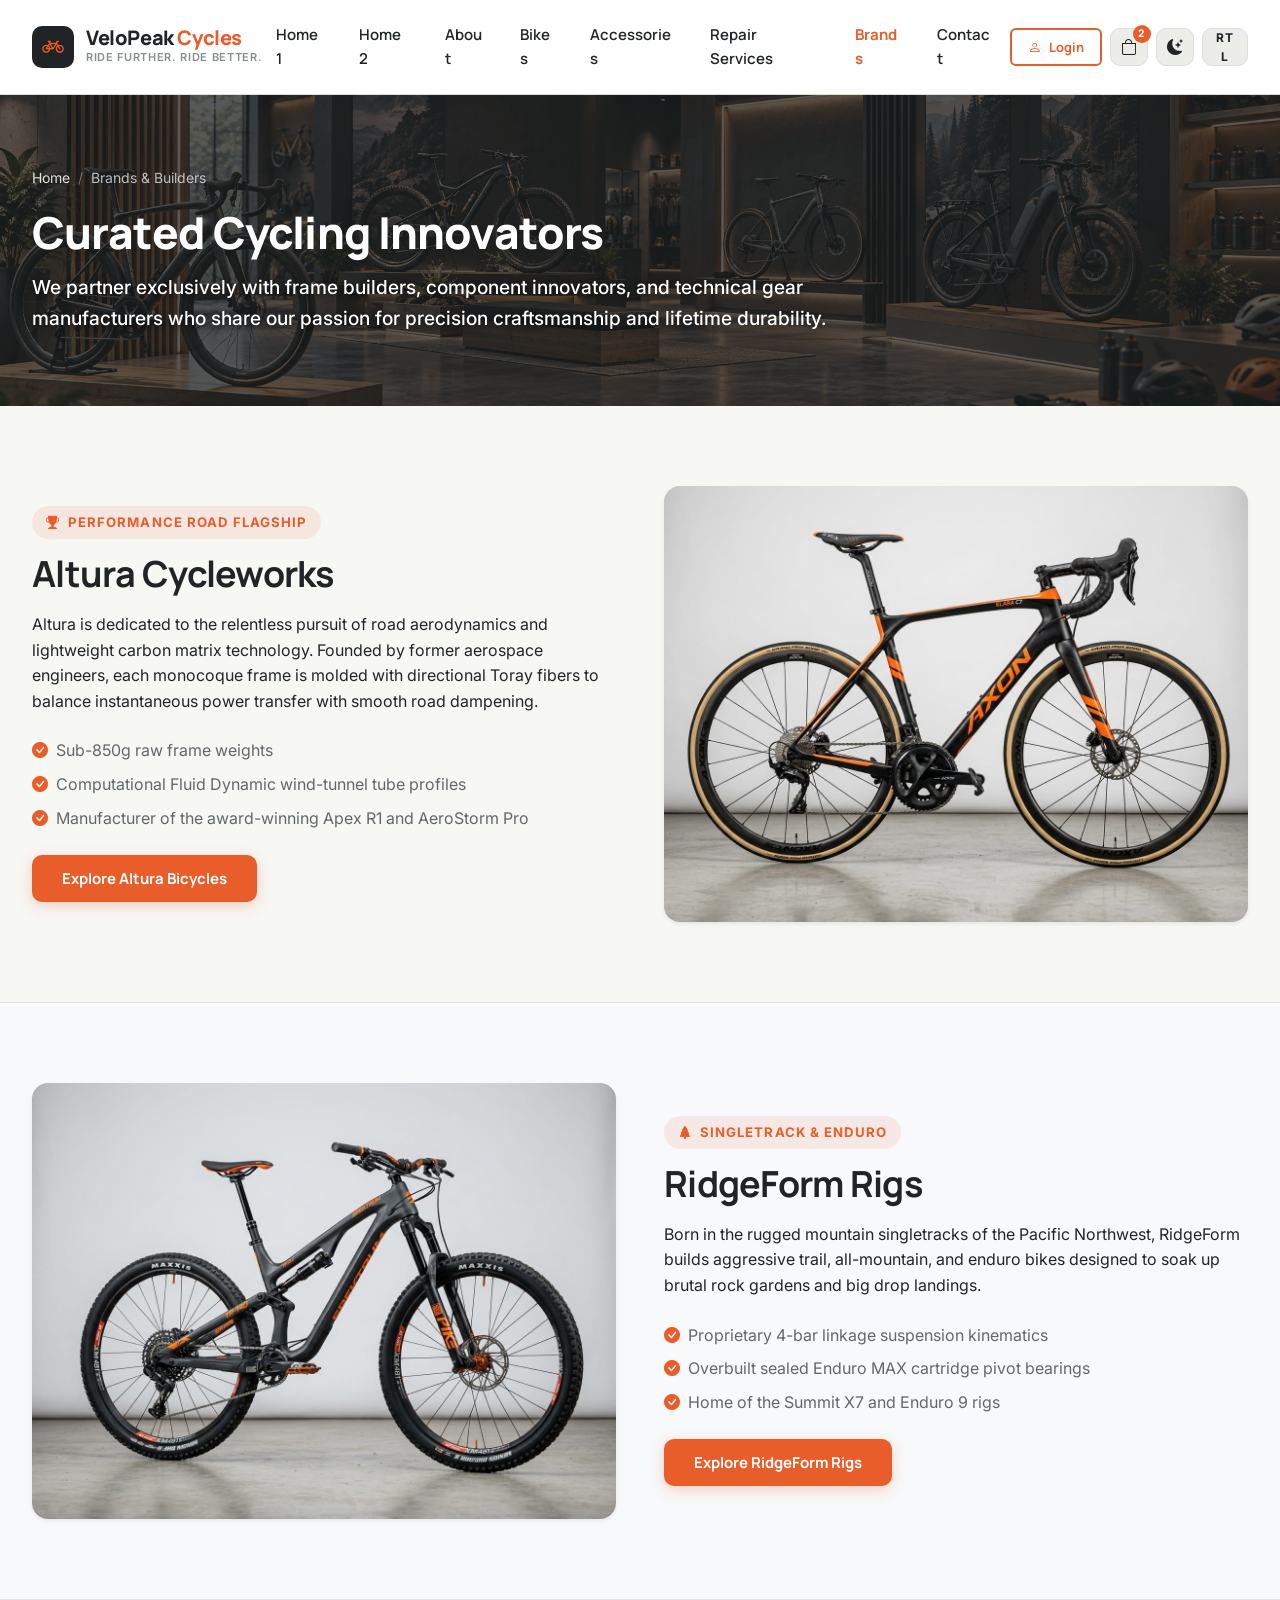
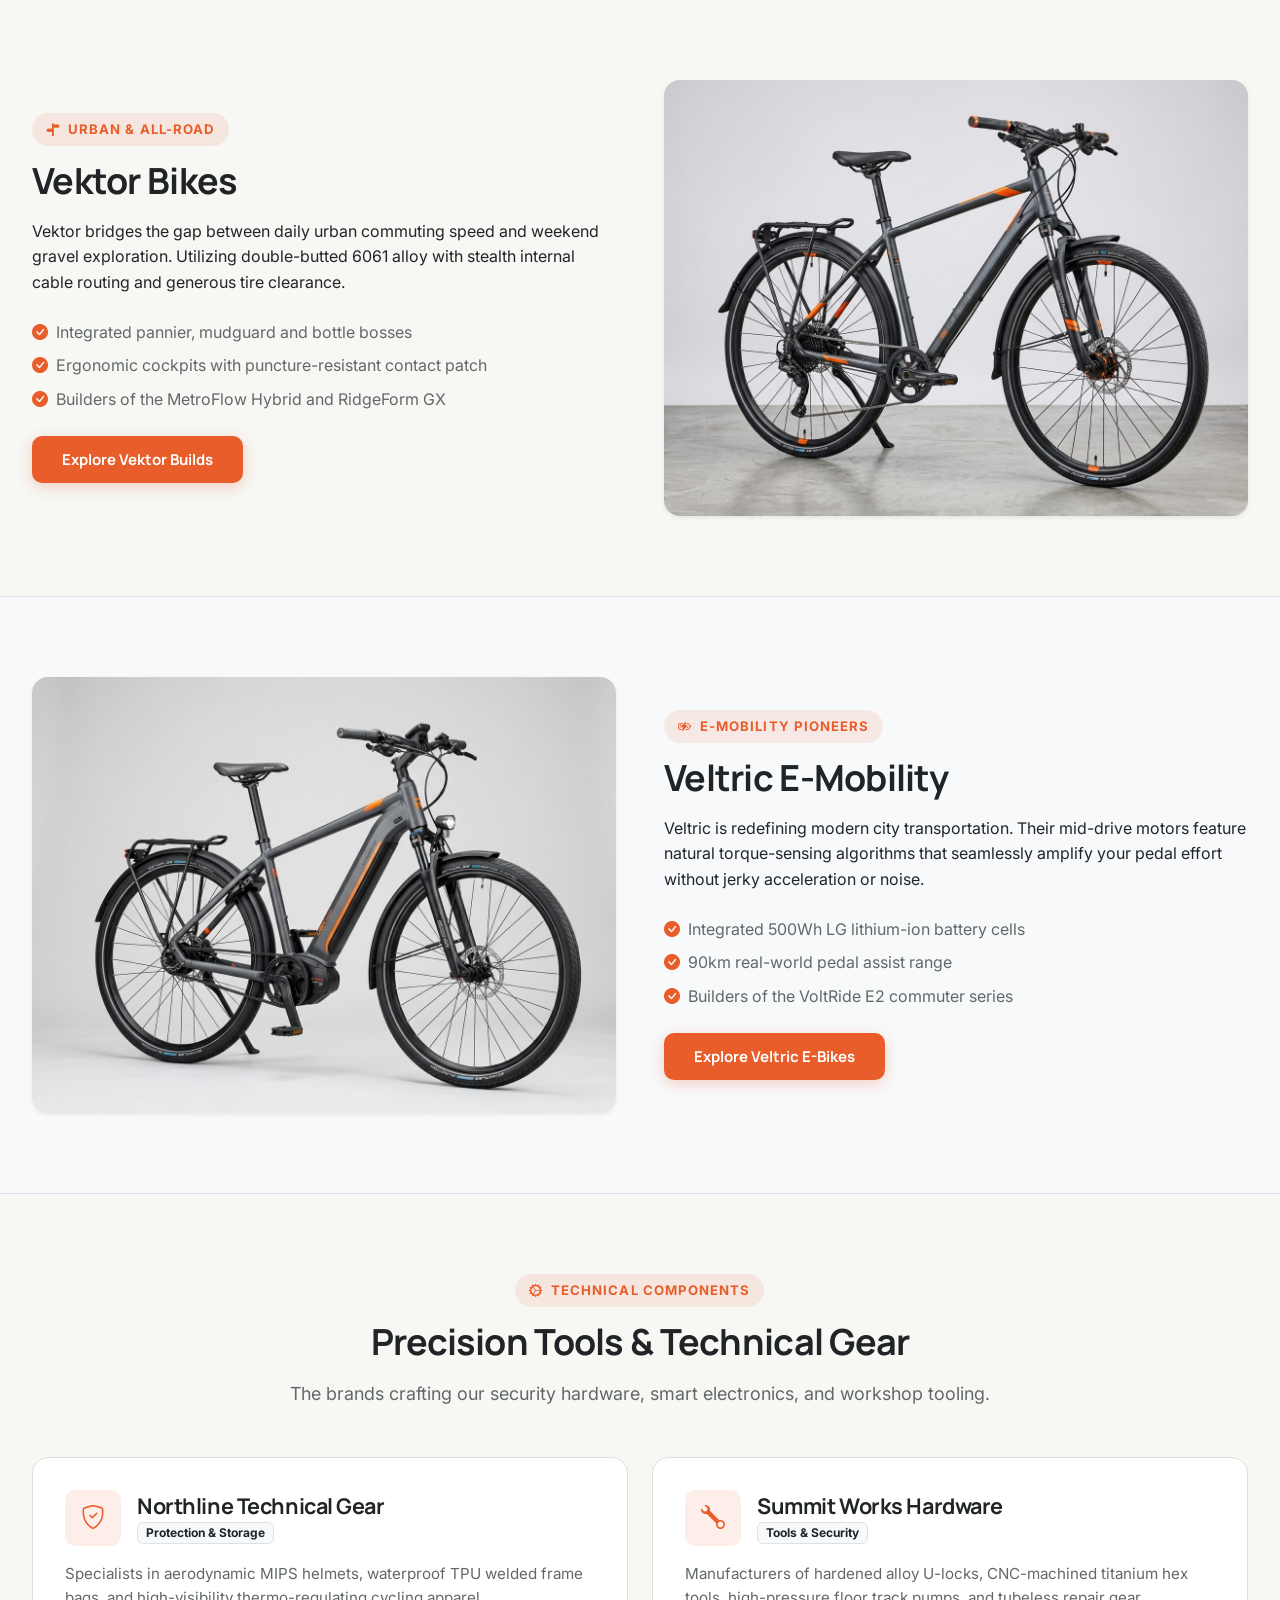
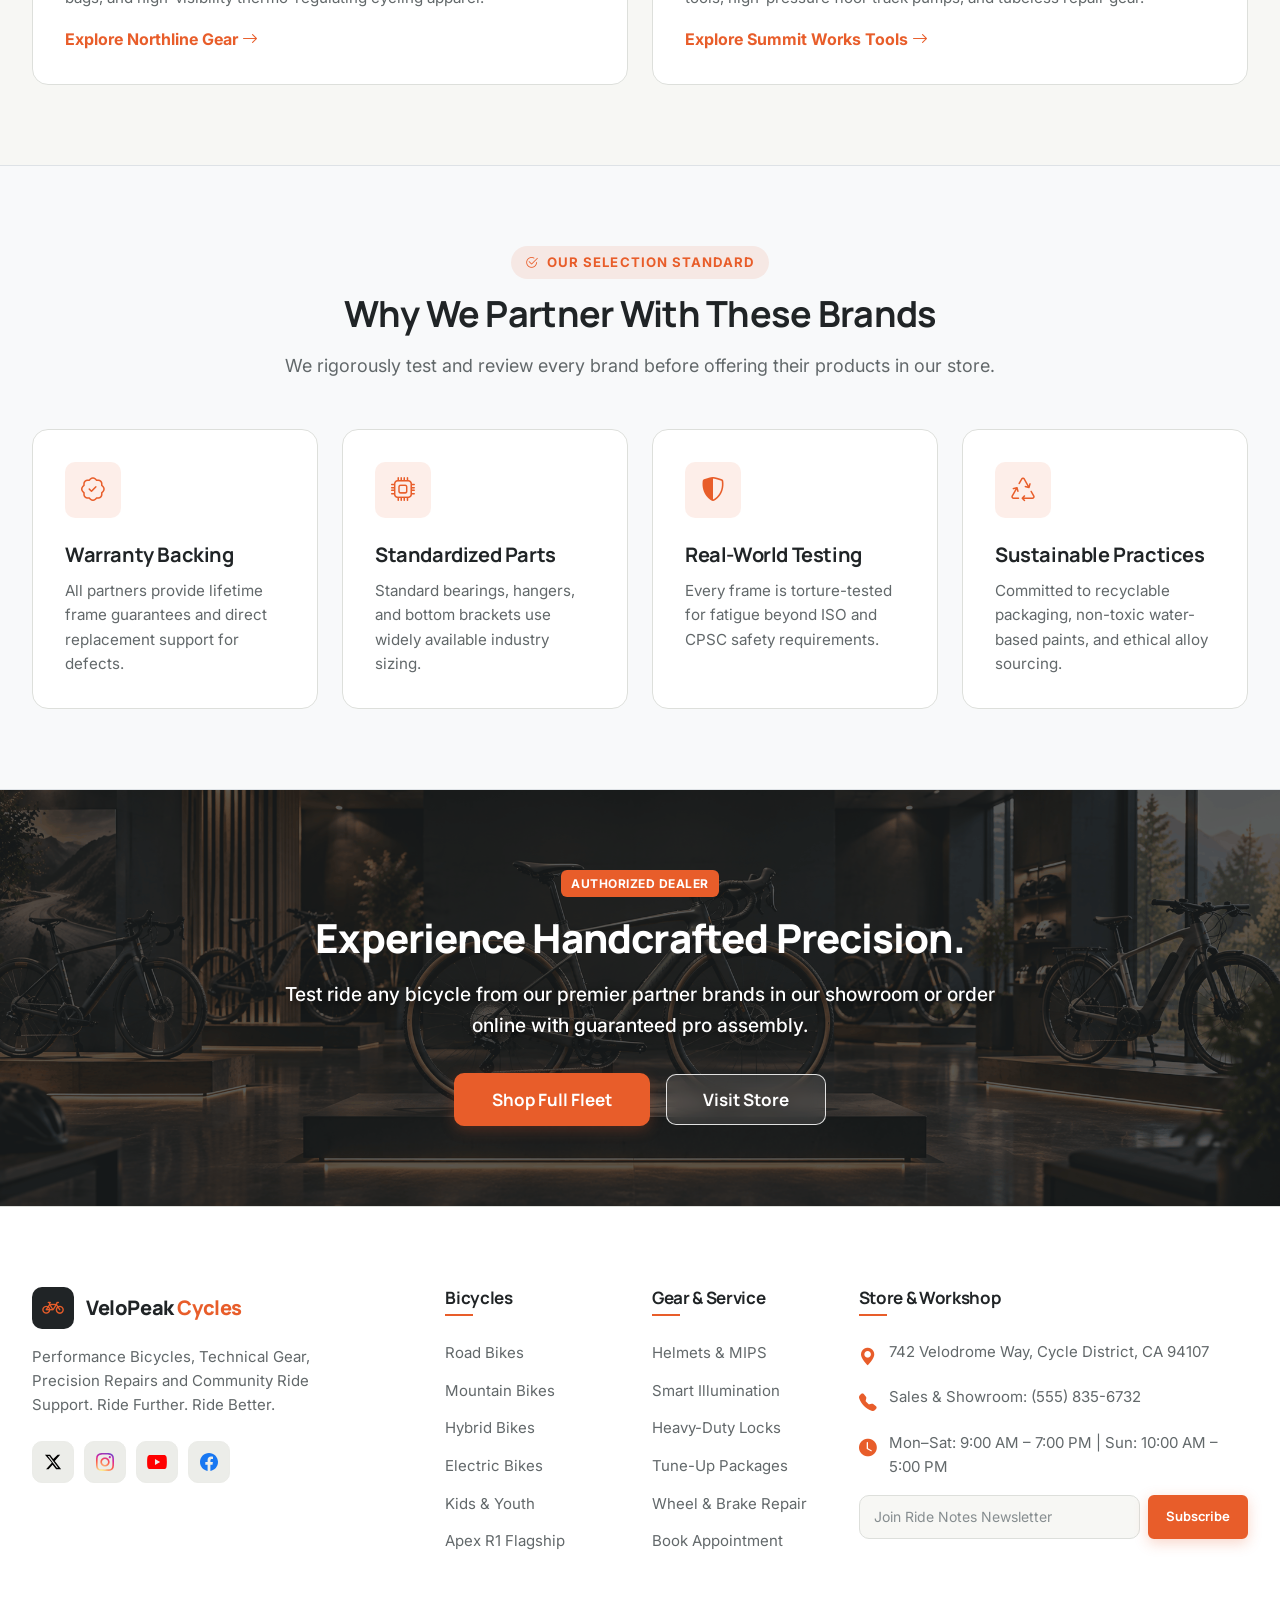
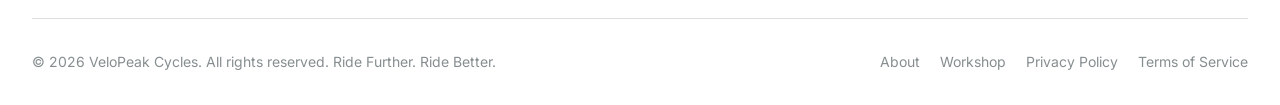
<file: brands.html>
<!DOCTYPE html>
<html lang="en" data-theme="light" dir="ltr">
<head>
  <meta charset="UTF-8">
  <meta name="viewport" content="width=device-width, initial-scale=1.0">
  <title>Featured Frame Builders & Cycling Brands | VeloPeak Cycles</title>
  <meta name="description" content="Discover world-class cycling brands partnering with VeloPeak Cycles. Handcrafted carbon, rugged mountain rigs, and smart e-mobility systems.">
  
  <!-- Favicon -->
  <link rel="icon" type="image/svg+xml" href="assets/images/favicon.svg">
  <link rel="apple-touch-icon" href="assets/images/favicon.svg">
  <link href="https://cdn.jsdelivr.net/npm/bootstrap@5.3.3/dist/css/bootstrap.min.css" rel="stylesheet">
  <link rel="stylesheet" href="https://cdn.jsdelivr.net/npm/bootstrap-icons@1.11.3/font/bootstrap-icons.min.css">

  <link rel="stylesheet" href="css/main.css">
  <link rel="stylesheet" href="css/header.css">
  <link rel="stylesheet" href="css/buttons.css">
  <link rel="stylesheet" href="css/bikes.css">
  <link rel="stylesheet" href="css/accessories.css">
  <link rel="stylesheet" href="css/services.css">
  <link rel="stylesheet" href="css/filters.css">
  <link rel="stylesheet" href="css/forms.css">
  <link rel="stylesheet" href="css/auth.css">
  <link rel="stylesheet" href="css/footer.css">
  <link rel="stylesheet" href="css/dark-theme.css">
  <link rel="stylesheet" href="css/rtl.css">
  <link rel="stylesheet" href="css/desktop.css">
  <link rel="stylesheet" href="css/tablet.css">
  <link rel="stylesheet" href="css/mobile.css">
</head>
<body>

  <!-- ==================== HEADER ==================== -->
  <header class="site-header">
    <div class="site-container">
      <nav class="navbar navbar-expand-lg navbar-light">
        <a class="navbar-brand" href="index.html" id="brand-logo-link">
          <div class="brand-logo-icon"><i class="bi bi-bicycle"></i></div>
          <div class="brand-text-group">
            <span class="brand-name">VeloPeak <span>Cycles</span></span>
            <span class="brand-tagline">Ride Further. Ride Better.</span>
          </div>
        </a>

        <div class="collapse navbar-collapse justify-content-center" id="navbarMain">
          <ul class="navbar-nav mb-2 mb-lg-0 gap-1">
            <li class="nav-item"><a class="nav-link" href="index.html">Home 1</a></li>
            <li class="nav-item"><a class="nav-link" href="home-2.html">Home 2</a></li>
            <li class="nav-item"><a class="nav-link" href="about.html">About</a></li>
            <li class="nav-item"><a class="nav-link" href="bikes.html">Bikes</a></li>
            <li class="nav-item"><a class="nav-link" href="accessories.html">Accessories</a></li>
            <li class="nav-item"><a class="nav-link" href="services.html">Repair Services</a></li>
            <li class="nav-item"><a class="nav-link active" href="brands.html">Brands</a></li>
            <li class="nav-item"><a class="nav-link" href="contact.html">Contact</a></li>
          </ul>
        </div>

        <div class="header-actions">
          <a href="login.html" class="btn-custom btn-secondary-custom btn-sm-custom d-none d-sm-inline-flex">
            <i class="bi bi-person"></i> Login
          </a>
          <a href="bikes.html" class="header-action-btn" title="View Cart">
            <i class="bi bi-bag"></i>
            <span class="badge-pill cart-count-badge">2</span>
          </a>
          <button type="button" class="header-action-btn theme-toggle-btn" title="Toggle Dark/Light Mode">
            <i class="bi bi-moon-stars-fill"></i>
          </button>
          <button type="button" class="header-action-btn rtl-toggle-btn" title="Toggle RTL/LTR">
            <span>RTL</span>
          </button>
          <button class="navbar-toggler header-action-btn d-lg-none" type="button" data-bs-toggle="offcanvas" data-bs-target="#mobileMenuOffcanvas">
            <i class="bi bi-list fs-5"></i>
          </button>
        </div>
      </nav>
    </div>
  </header>

  <!-- Mobile Offcanvas Menu -->
  <div class="offcanvas offcanvas-start" tabindex="-1" id="mobileMenuOffcanvas">
    <div class="offcanvas-header">
      <div class="d-flex align-items-center gap-2">
        <div class="brand-logo-icon" style="width:36px;height:36px;font-size:1.1rem;"><i class="bi bi-bicycle"></i></div>
        <span class="brand-name fs-5">VeloPeak <span>Cycles</span></span>
      </div>
      <button type="button" class="btn-close text-reset" data-bs-dismiss="offcanvas"></button>
    </div>
    <div class="offcanvas-body">
      <div class="d-flex flex-column mb-4">
        <a class="offcanvas-nav-link" href="index.html">Home 1 <i class="bi bi-chevron-right"></i></a>
        <a class="offcanvas-nav-link" href="home-2.html">Home 2 <i class="bi bi-chevron-right"></i></a>
        <a class="offcanvas-nav-link" href="about.html">About <i class="bi bi-chevron-right"></i></a>
        <a class="offcanvas-nav-link" href="bikes.html">Bikes <i class="bi bi-chevron-right"></i></a>
        <a class="offcanvas-nav-link" href="accessories.html">Accessories <i class="bi bi-chevron-right"></i></a>
        <a class="offcanvas-nav-link" href="services.html">Repair Services <i class="bi bi-chevron-right"></i></a>
        <a class="offcanvas-nav-link active" href="brands.html">Brands <i class="bi bi-chevron-right"></i></a>
        <a class="offcanvas-nav-link" href="contact.html">Contact <i class="bi bi-chevron-right"></i></a>
      </div>
      <div class="mt-auto pt-3 border-top header-actions-drawer">
        <a href="login.html" class="btn-custom btn-secondary-custom btn-sm-custom">
          <i class="bi bi-person"></i> Login
        </a>
        <a href="bikes.html" class="header-action-btn" title="View Cart">
          <i class="bi bi-bag"></i>
          <span class="badge-pill cart-count-badge">2</span>
        </a>
        <button type="button" class="header-action-btn theme-toggle-btn" title="Toggle Dark/Light Mode">
          <i class="bi bi-moon-stars-fill"></i>
        </button>
        <button type="button" class="header-action-btn rtl-toggle-btn" title="Toggle RTL/LTR">
          <span>RTL</span>
        </button>
      </div>
    </div>
  </div>

  <main>
    <!-- ==================== PAGE BANNER ==================== -->
    <section class="page-banner">
      <img src="assets/images/hero/brands-banner.png" alt="Curated Cycling Brands" class="page-banner-bg">
      <div class="site-container">
        <div class="page-banner-content">
          <nav class="breadcrumb-nav">
            <a href="index.html">Home</a>
            <span class="breadcrumb-separator">/</span>
            <span>Brands & Builders</span>
          </nav>
          <h1 class="page-banner-title">Curated Cycling Innovators</h1>
          <p class="page-banner-subtitle">
            We partner exclusively with frame builders, component innovators, and technical gear manufacturers who share our passion for precision craftsmanship and lifetime durability.
          </p>
        </div>
      </div>
    </section>

    <!-- ==================== 1. FEATURED BRAND SPOTLIGHT ==================== -->
    <section class="section-padding">
      <div class="site-container">
        <div class="row align-items-center g-5">
          <div class="col-lg-6">
            <span class="section-badge"><i class="bi bi-trophy-fill"></i> Performance Road Flagship</span>
            <h2 class="section-title">Altura Cycleworks</h2>
            <p class="text-body mb-4">
              Altura is dedicated to the relentless pursuit of road aerodynamics and lightweight carbon matrix technology. Founded by former aerospace engineers, each monocoque frame is molded with directional Toray fibers to balance instantaneous power transfer with smooth road dampening.
            </p>
            <div class="d-flex flex-column gap-2 mb-4">
              <div class="d-flex align-items-center gap-2"><i class="bi bi-check-circle-fill text-primary"></i> Sub-850g raw frame weights</div>
              <div class="d-flex align-items-center gap-2"><i class="bi bi-check-circle-fill text-primary"></i> Computational Fluid Dynamic wind-tunnel tube profiles</div>
              <div class="d-flex align-items-center gap-2"><i class="bi bi-check-circle-fill text-primary"></i> Manufacturer of the award-winning Apex R1 and AeroStorm Pro</div>
            </div>
            <a href="bikes.html?type=road" class="btn-custom btn-primary-custom">Explore Altura Bicycles</a>
          </div>
          <div class="col-lg-6">
            <img src="assets/images/bikes/road-apex-r1.jpg" alt="Altura Cycleworks Apex R1" class="img-fluid rounded-4 shadow-sm w-100">
          </div>
        </div>
      </div>
    </section>

    <!-- ==================== 2. TRAIL & MOUNTAIN BRAND ==================== -->
    <section class="section-padding bg-light border-top border-bottom">
      <div class="site-container">
        <div class="row align-items-center g-5">
          <div class="col-lg-6 order-lg-2">
            <span class="section-badge"><i class="bi bi-tree-fill"></i> Singletrack & Enduro</span>
            <h2 class="section-title">RidgeForm Rigs</h2>
            <p class="text-body mb-4">
              Born in the rugged mountain singletracks of the Pacific Northwest, RidgeForm builds aggressive trail, all-mountain, and enduro bikes designed to soak up brutal rock gardens and big drop landings.
            </p>
            <div class="d-flex flex-column gap-2 mb-4">
              <div class="d-flex align-items-center gap-2"><i class="bi bi-check-circle-fill text-primary"></i> Proprietary 4-bar linkage suspension kinematics</div>
              <div class="d-flex align-items-center gap-2"><i class="bi bi-check-circle-fill text-primary"></i> Overbuilt sealed Enduro MAX cartridge pivot bearings</div>
              <div class="d-flex align-items-center gap-2"><i class="bi bi-check-circle-fill text-primary"></i> Home of the Summit X7 and Enduro 9 rigs</div>
            </div>
            <a href="bikes.html?type=mountain" class="btn-custom btn-primary-custom">Explore RidgeForm Rigs</a>
          </div>
          <div class="col-lg-6 order-lg-1">
            <img src="assets/images/bikes/mtb-summit-x7.jpg" alt="RidgeForm Summit X7" class="img-fluid rounded-4 shadow-sm w-100">
          </div>
        </div>
      </div>
    </section>

    <!-- ==================== 3. COMMUTER & GRAVEL BRAND ==================== -->
    <section class="section-padding">
      <div class="site-container">
        <div class="row align-items-center g-5">
          <div class="col-lg-6">
            <span class="section-badge"><i class="bi bi-signpost-split-fill"></i> Urban & All-Road</span>
            <h2 class="section-title">Vektor Bikes</h2>
            <p class="text-body mb-4">
              Vektor bridges the gap between daily urban commuting speed and weekend gravel exploration. Utilizing double-butted 6061 alloy with stealth internal cable routing and generous tire clearance.
            </p>
            <div class="d-flex flex-column gap-2 mb-4">
              <div class="d-flex align-items-center gap-2"><i class="bi bi-check-circle-fill text-primary"></i> Integrated pannier, mudguard and bottle bosses</div>
              <div class="d-flex align-items-center gap-2"><i class="bi bi-check-circle-fill text-primary"></i> Ergonomic cockpits with puncture-resistant contact patch</div>
              <div class="d-flex align-items-center gap-2"><i class="bi bi-check-circle-fill text-primary"></i> Builders of the MetroFlow Hybrid and RidgeForm GX</div>
            </div>
            <a href="bikes.html?type=hybrid" class="btn-custom btn-primary-custom">Explore Vektor Builds</a>
          </div>
          <div class="col-lg-6">
            <img src="assets/images/bikes/hybrid-metroflow.jpg" alt="Vektor MetroFlow" class="img-fluid rounded-4 shadow-sm w-100">
          </div>
        </div>
      </div>
    </section>

    <!-- ==================== 4. ELECTRIC BIKE INNOVATION ==================== -->
    <section class="section-padding bg-light border-top border-bottom">
      <div class="site-container">
        <div class="row align-items-center g-5">
          <div class="col-lg-6 order-lg-2">
            <span class="section-badge"><i class="bi bi-battery-charging"></i> E-Mobility Pioneers</span>
            <h2 class="section-title">Veltric E-Mobility</h2>
            <p class="text-body mb-4">
              Veltric is redefining modern city transportation. Their mid-drive motors feature natural torque-sensing algorithms that seamlessly amplify your pedal effort without jerky acceleration or noise.
            </p>
            <div class="d-flex flex-column gap-2 mb-4">
              <div class="d-flex align-items-center gap-2"><i class="bi bi-check-circle-fill text-primary"></i> Integrated 500Wh LG lithium-ion battery cells</div>
              <div class="d-flex align-items-center gap-2"><i class="bi bi-check-circle-fill text-primary"></i> 90km real-world pedal assist range</div>
              <div class="d-flex align-items-center gap-2"><i class="bi bi-check-circle-fill text-primary"></i> Builders of the VoltRide E2 commuter series</div>
            </div>
            <a href="bikes.html?type=electric" class="btn-custom btn-primary-custom">Explore Veltric E-Bikes</a>
          </div>
          <div class="col-lg-6 order-lg-1">
            <img src="assets/images/bikes/ebike-voltride.jpg" alt="Veltric VoltRide" class="img-fluid rounded-4 shadow-sm w-100">
          </div>
        </div>
      </div>
    </section>

    <!-- ==================== 5. GEAR & TOOL INNOVATORS ==================== -->
    <section class="section-padding">
      <div class="site-container">
        <div class="section-header text-center">
          <span class="section-badge"><i class="bi bi-gear-wide-connected"></i> Technical Components</span>
          <h2 class="section-title">Precision Tools & Technical Gear</h2>
          <p class="section-subtitle">The brands crafting our security hardware, smart electronics, and workshop tooling.</p>
        </div>

        <div class="row g-4">
          <!-- Brand 5 -->
          <div class="col-lg-6">
            <div class="feature-card">
              <div class="d-flex align-items-center gap-3 mb-3">
                <div class="feature-icon-wrapper mb-0"><i class="bi bi-shield-check"></i></div>
                <div>
                  <h4 class="mb-0">Northline Technical Gear</h4>
                  <span class="badge bg-light text-dark border">Protection & Storage</span>
                </div>
              </div>
              <p class="feature-desc mb-3">
                Specialists in aerodynamic MIPS helmets, waterproof TPU welded frame bags, and high-visibility thermo-regulating cycling apparel.
              </p>
              <a href="accessories.html" class="text-primary fw-bold">Explore Northline Gear <i class="bi bi-arrow-right"></i></a>
            </div>
          </div>

          <!-- Brand 6 -->
          <div class="col-lg-6">
            <div class="feature-card">
              <div class="d-flex align-items-center gap-3 mb-3">
                <div class="feature-icon-wrapper mb-0"><i class="bi bi-wrench"></i></div>
                <div>
                  <h4 class="mb-0">Summit Works Hardware</h4>
                  <span class="badge bg-light text-dark border">Tools & Security</span>
                </div>
              </div>
              <p class="feature-desc mb-3">
                Manufacturers of hardened alloy U-locks, CNC-machined titanium hex tools, high-pressure floor track pumps, and tubeless repair gear.
              </p>
              <a href="accessories.html" class="text-primary fw-bold">Explore Summit Works Tools <i class="bi bi-arrow-right"></i></a>
            </div>
          </div>
        </div>
      </div>
    </section>

    <!-- ==================== 6. WHY WE SELECT THESE BRANDS ==================== -->
    <section class="section-padding bg-light border-top border-bottom">
      <div class="site-container">
        <div class="section-header text-center">
          <span class="section-badge"><i class="bi bi-check2-circle"></i> Our Selection Standard</span>
          <h2 class="section-title">Why We Partner With These Brands</h2>
          <p class="section-subtitle">We rigorously test and review every brand before offering their products in our store.</p>
        </div>

        <div class="row g-4 brand-standards-grid">
          <div class="col-lg-3 col-md-6">
            <div class="feature-card">
              <div class="feature-icon-wrapper"><i class="bi bi-patch-check"></i></div>
              <h4 class="feature-title">Warranty Backing</h4>
              <p class="feature-desc">All partners provide lifetime frame guarantees and direct replacement support for defects.</p>
            </div>
          </div>
          <div class="col-lg-3 col-md-6">
            <div class="feature-card">
              <div class="feature-icon-wrapper"><i class="bi bi-cpu"></i></div>
              <h4 class="feature-title">Standardized Parts</h4>
              <p class="feature-desc">Standard bearings, hangers, and bottom brackets use widely available industry sizing.</p>
            </div>
          </div>
          <div class="col-lg-3 col-md-6">
            <div class="feature-card">
              <div class="feature-icon-wrapper"><i class="bi bi-shield-shaded"></i></div>
              <h4 class="feature-title">Real-World Testing</h4>
              <p class="feature-desc">Every frame is torture-tested for fatigue beyond ISO and CPSC safety requirements.</p>
            </div>
          </div>
          <div class="col-lg-3 col-md-6">
            <div class="feature-card">
              <div class="feature-icon-wrapper"><i class="bi bi-recycle"></i></div>
              <h4 class="feature-title">Sustainable Practices</h4>
              <p class="feature-desc">Committed to recyclable packaging, non-toxic water-based paints, and ethical alloy sourcing.</p>
            </div>
          </div>
        </div>
      </div>
    </section>

    <!-- ==================== 7. FINAL CTA BANNER ==================== -->
    <section class="cta-banner-section">
      <img src="assets/images/cta/brands-cta.png" alt="Row of premium frames" class="cta-banner-bg">
      <div class="site-container">
        <div class="cta-banner-content">
          <span class="badge-custom badge-primary mb-3">Authorized Dealer</span>
          <h2 class="cta-banner-title">Experience Handcrafted Precision.</h2>
          <p class="cta-banner-text">
            Test ride any bicycle from our premier partner brands in our showroom or order online with guaranteed pro assembly.
          </p>
          <div class="d-flex flex-wrap justify-content-center gap-3">
            <a href="bikes.html" class="btn-custom btn-primary-custom btn-lg-custom">Shop Full Fleet</a>
            <a href="contact.html" class="btn-custom btn-dark-outline btn-lg-custom">Visit Store</a>
          </div>
        </div>
      </div>
    </section>
  </main>

  <!-- ==================== FOOTER ==================== -->
  <footer class="site-footer">
    <div class="site-container">
      <div class="row g-4">
        <div class="col-lg-4 col-md-6 footer-brand-col">
          <a class="footer-logo" href="index.html">
            <div class="brand-logo-icon"><i class="bi bi-bicycle"></i></div>
            <span class="brand-name">VeloPeak <span>Cycles</span></span>
          </a>
          <p class="footer-tagline-text">
            Performance Bicycles, Technical Gear, Precision Repairs and Community Ride Support. Ride Further. Ride Better.
          </p>
          <div class="footer-social-links">
            <a href="#" class="footer-social-btn" aria-label="Twitter / X"><svg width="18" height="18" viewBox="0 0 24 24" xmlns="http://www.w3.org/2000/svg"><path d="M18.244 2.25h3.308l-7.227 8.26 8.502 11.24H16.17l-4.714-6.231-5.401 6.231H2.747l7.73-8.835L1.254 2.25H8.08l4.259 5.629L18.244 2.25zm-1.161 17.52h1.833L7.084 4.126H5.117L17.083 19.77z" fill="#000000"/></svg></a>
            <a href="#" class="footer-social-btn" aria-label="Instagram"><svg width="18" height="18" viewBox="0 0 24 24" xmlns="http://www.w3.org/2000/svg"><defs><radialGradient id="ig-grad" cx="30%" cy="107%" r="150%"><stop offset="0%" stop-color="#fdf497"/><stop offset="5%" stop-color="#fdf497"/><stop offset="45%" stop-color="#fd5949"/><stop offset="60%" stop-color="#d6249f"/><stop offset="90%" stop-color="#285AEB"/></radialGradient></defs><path d="M12 2.163c3.204 0 3.584.012 4.85.07 3.252.148 4.771 1.691 4.919 4.919.058 1.265.069 1.645.069 4.849 0 3.205-.012 3.584-.069 4.849-.149 3.225-1.664 4.771-4.919 4.919-1.266.058-1.644.07-4.85.07-3.204 0-3.584-.012-4.849-.07-3.26-.149-4.771-1.699-4.919-4.92-.058-1.265-.07-1.644-.07-4.849 0-3.204.013-3.583.07-4.849.149-3.227 1.664-4.771 4.919-4.919 1.266-.057 1.645-.069 4.849-.069zm0-2.163c-3.259 0-3.667.014-4.947.072-4.358.2-6.78 2.618-6.98 6.98-.059 1.281-.073 1.689-.073 4.948 0 3.259.014 3.668.072 4.948.2 4.358 2.618 6.78 6.98 6.98 1.281.058 1.689.072 4.948.072 3.259 0 3.668-.014 4.948-.072 4.354-.2 6.782-2.618 6.979-6.98.059-1.28.073-1.689.073-4.948 0-3.259-.014-3.667-.072-4.947-.196-4.354-2.617-6.78-6.979-6.98-1.281-.059-1.69-.073-4.949-.073zm0 5.838c-3.403 0-6.162 2.759-6.162 6.162s2.759 6.163 6.162 6.163 6.162-2.759 6.162-6.163c0-3.403-2.759-6.162-6.162-6.162zm0 10.162c-2.209 0-4-1.79-4-4 0-2.209 1.791-4 4-4s4 1.791 4 4c0 2.21-1.791 4-4 4zm6.406-11.845c-.796 0-1.441.645-1.441 1.44s.645 1.44 1.441 1.44c.795 0 1.439-.645 1.439-1.44s-.644-1.44-1.439-1.44z" fill="url(#ig-grad)"/></svg></a>
            <a href="#" class="footer-social-btn" aria-label="YouTube"><svg width="20" height="14" viewBox="0 0 24 17" xmlns="http://www.w3.org/2000/svg"><path d="M23.495 2.205a3.02 3.02 0 0 0-2.122-2.137C19.545 0 12 0 12 0s-7.545 0-9.373.068a3.02 3.02 0 0 0-2.122 2.137C0 3.964 0 8.5 0 8.5s0 4.536.505 6.295a3.02 3.02 0 0 0 2.122 2.137C4.455 17 12 17 12 17s7.545 0 9.373-.068a3.02 3.02 0 0 0 2.122-2.137C24 13.036 24 8.5 24 8.5s0-4.536-.505-6.295zM9.545 12.068V4.932L15.818 8.5l-6.273 3.568z" fill="#FF0000"/></svg></a>
            <a href="#" class="footer-social-btn" aria-label="Facebook"><svg width="18" height="18" viewBox="0 0 24 24" xmlns="http://www.w3.org/2000/svg"><path d="M24 12.073c0-6.627-5.373-12-12-12s-12 5.373-12 12c0 5.99 4.388 10.954 10.125 11.854v-8.385H7.078v-3.47h3.047V9.43c0-3.007 1.792-4.669 4.533-4.669 1.312 0 2.686.235 2.686.235v2.953H15.83c-1.491 0-1.956.925-1.956 1.874v2.25h3.328l-.532 3.47h-2.796v8.385C19.612 23.027 24 18.062 24 12.073z" fill="#1877F2"/></svg></a>
          </div>
        </div>

        <div class="col-lg-2 col-md-6 col-6">
          <h4 class="footer-heading">Bicycles</h4>
          <ul class="footer-nav-list">
            <li><a href="bikes.html?type=road" class="footer-nav-link">Road Bikes</a></li>
            <li><a href="bikes.html?type=mountain" class="footer-nav-link">Mountain Bikes</a></li>
            <li><a href="bikes.html?type=hybrid" class="footer-nav-link">Hybrid Bikes</a></li>
            <li><a href="bikes.html?type=electric" class="footer-nav-link">Electric Bikes</a></li>
            <li><a href="bikes.html?type=kids" class="footer-nav-link">Kids & Youth</a></li>
            <li><a href="bike-details.html" class="footer-nav-link">Apex R1 Flagship</a></li>
          </ul>
        </div>

        <div class="col-lg-2 col-md-6 col-6">
          <h4 class="footer-heading">Gear & Service</h4>
          <ul class="footer-nav-list">
            <li><a href="accessories.html" class="footer-nav-link">Helmets & MIPS</a></li>
            <li><a href="accessories.html" class="footer-nav-link">Smart Illumination</a></li>
            <li><a href="accessories.html" class="footer-nav-link">Heavy-Duty Locks</a></li>
            <li><a href="services.html" class="footer-nav-link">Tune-Up Packages</a></li>
            <li><a href="services.html#individual-repairs" class="footer-nav-link">Wheel & Brake Repair</a></li>
            <li><a href="services.html#booking-section" class="footer-nav-link">Book Appointment</a></li>
          </ul>
        </div>

        <div class="col-lg-4 col-md-6">
          <h4 class="footer-heading">Store & Workshop</h4>
          <ul class="footer-contact-list mb-3">
            <li class="footer-contact-item">
              <i class="bi bi-geo-alt-fill"></i>
              <span>742 Velodrome Way, Cycle District, CA 94107</span>
            </li>
            <li class="footer-contact-item">
              <i class="bi bi-telephone-fill"></i>
              <span>Sales & Showroom: (555) 835-6732</span>
            </li>
            <li class="footer-contact-item">
              <i class="bi bi-clock-fill"></i>
              <span>Mon–Sat: 9:00 AM – 7:00 PM | Sun: 10:00 AM – 5:00 PM</span>
            </li>
          </ul>
          <form class="footer-newsletter-form">
            <input type="email" class="footer-newsletter-input" placeholder="Join Ride Notes Newsletter" required>
            <button type="submit" class="btn-custom btn-primary-custom btn-sm-custom">Subscribe</button>
          </form>
        </div>
      </div>

      <div class="footer-bottom">
        <div>&copy; 2026 VeloPeak Cycles. All rights reserved. Ride Further. Ride Better.</div>
        <div class="footer-bottom-links">
          <a href="about.html">About</a>
          <a href="services.html">Workshop</a>
          <a href="contact.html">Privacy Policy</a>
          <a href="contact.html">Terms of Service</a>
        </div>
      </div>
    </div>
  </footer>

  <script src="https://cdn.jsdelivr.net/npm/bootstrap@5.3.3/dist/js/bootstrap.bundle.min.js"></script>
  <script src="js/main.js"></script>
</body>
</html>
</file>
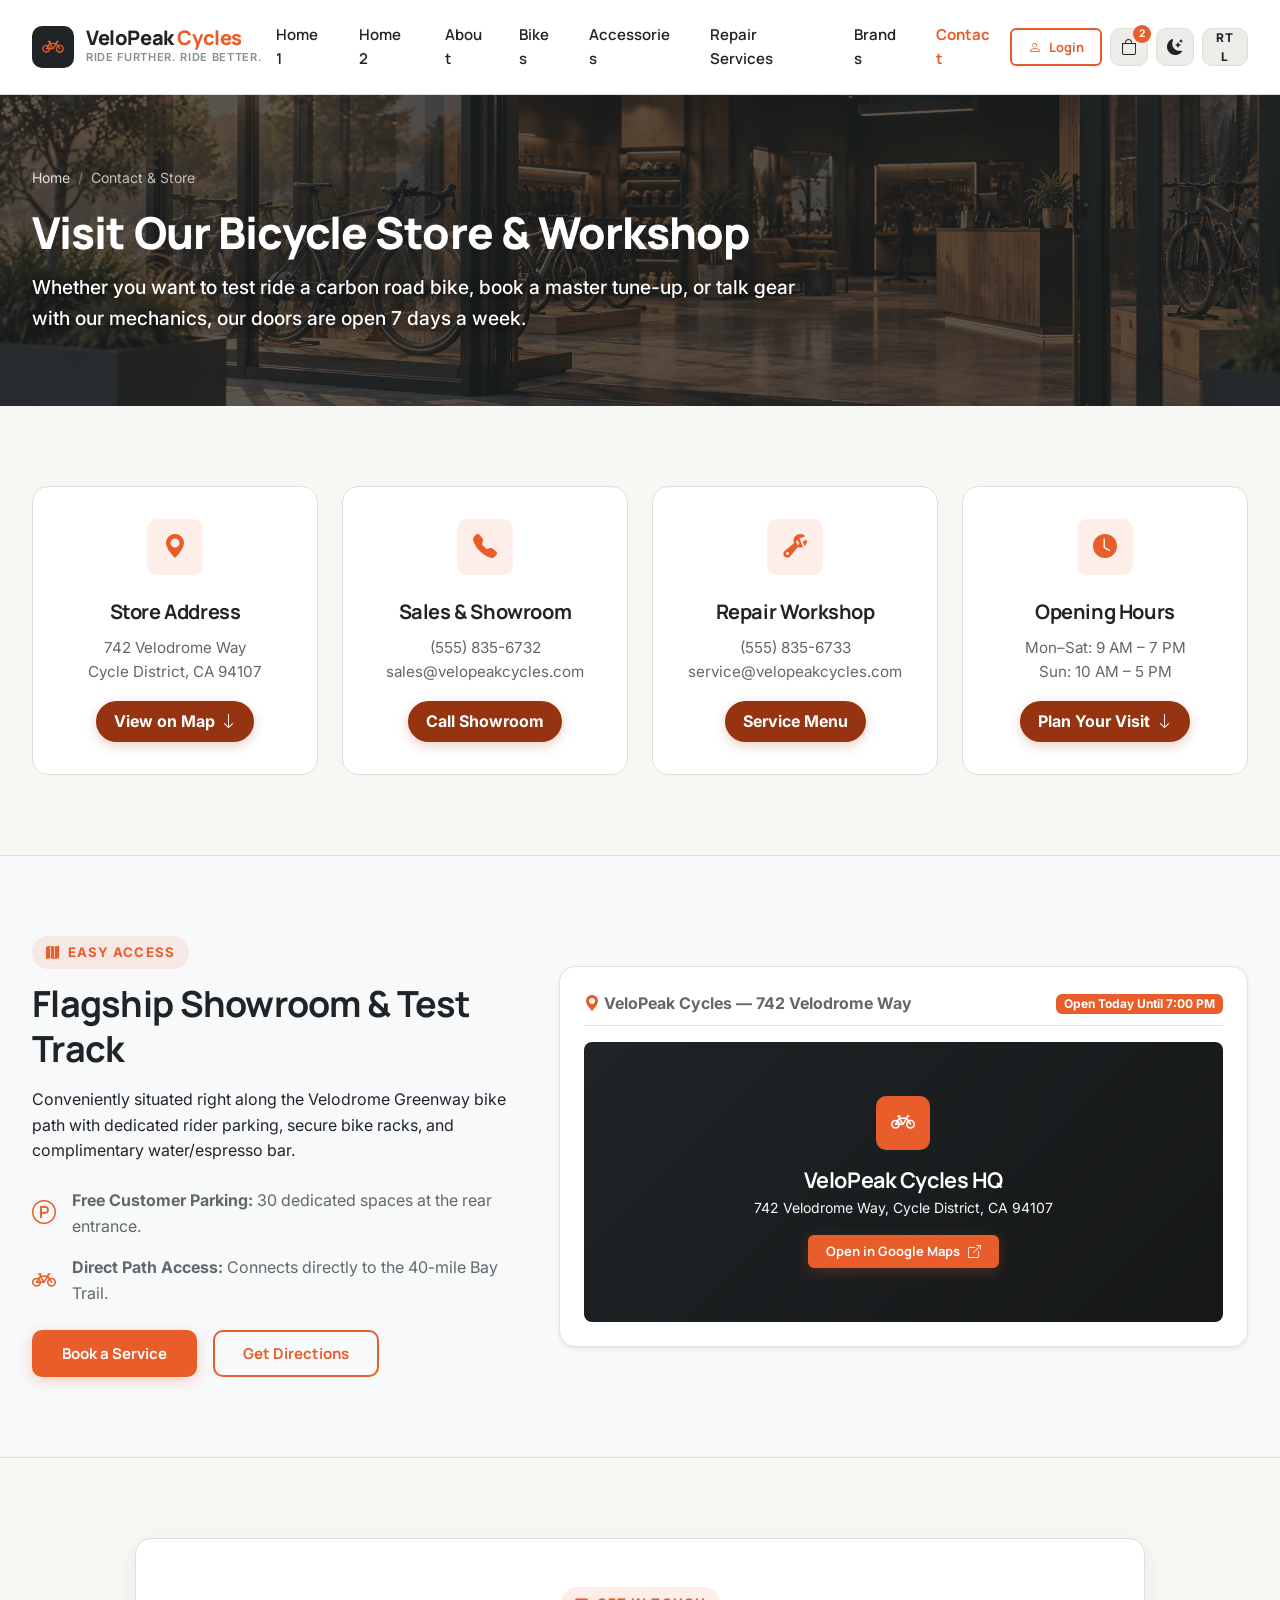
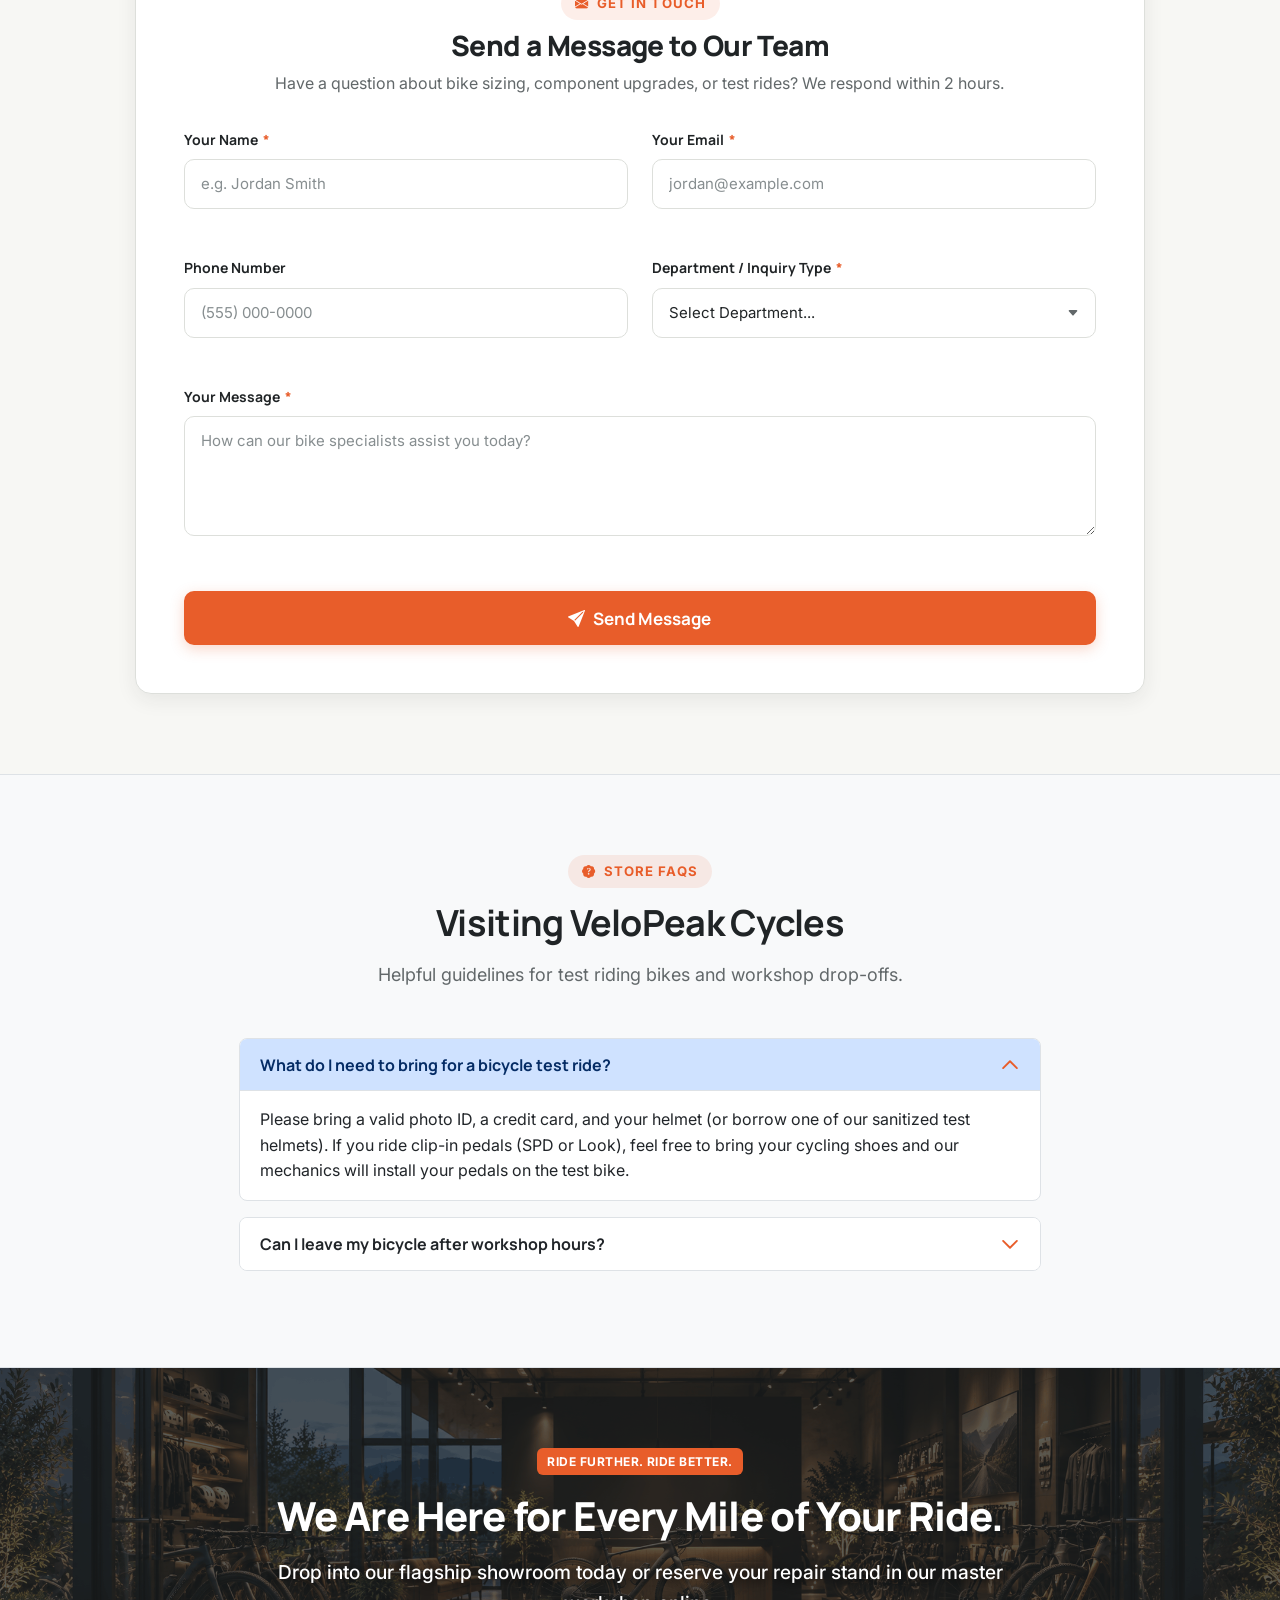
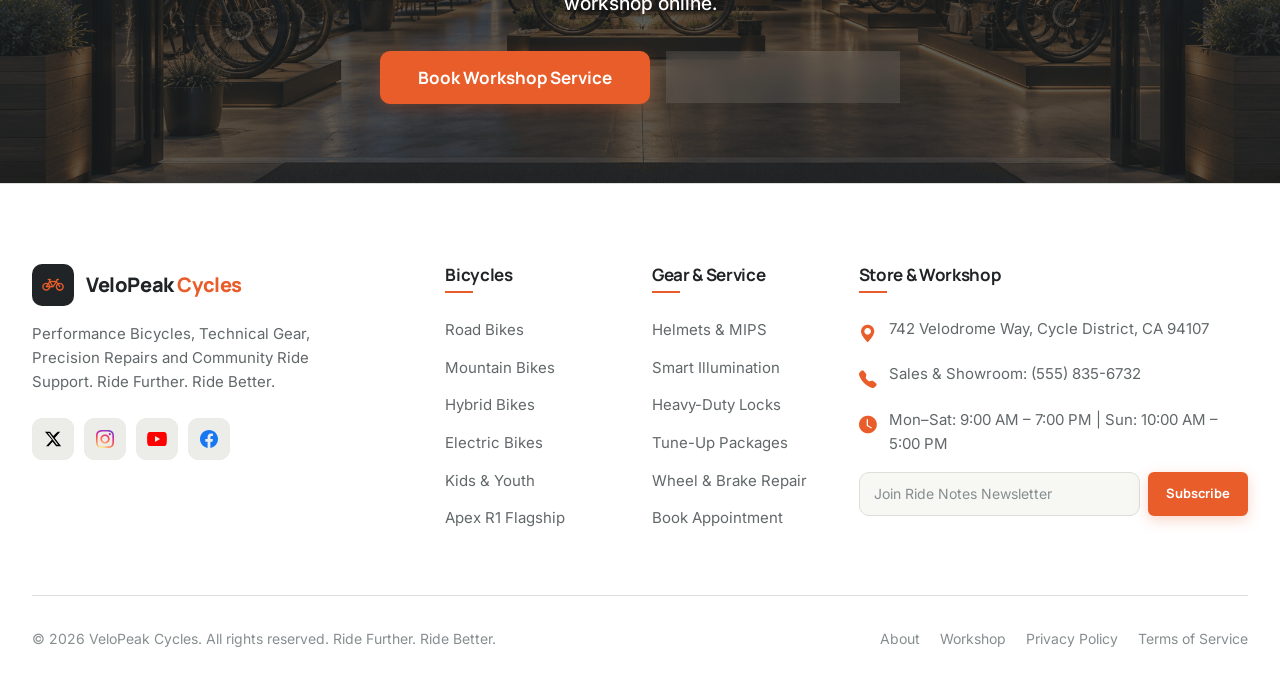
<file: contact.html>
<!DOCTYPE html>
<html lang="en" data-theme="light" dir="ltr">
<head>
  <meta charset="UTF-8">
  <meta name="viewport" content="width=device-width, initial-scale=1.0">
  <title>Contact & Flagship Store Location | VeloPeak Cycles</title>
  <meta name="description" content="Contact VeloPeak Cycles. Visit our 4,000 sq ft showroom and workshop in the Cycle District, book a service appointment, or request test rides.">
  
  <!-- Favicon -->
  <link rel="icon" type="image/svg+xml" href="assets/images/favicon.svg">
  <link rel="apple-touch-icon" href="assets/images/favicon.svg">
  <link href="https://cdn.jsdelivr.net/npm/bootstrap@5.3.3/dist/css/bootstrap.min.css" rel="stylesheet">
  <link rel="stylesheet" href="https://cdn.jsdelivr.net/npm/bootstrap-icons@1.11.3/font/bootstrap-icons.min.css">

  <link rel="stylesheet" href="css/main.css">
  <link rel="stylesheet" href="css/header.css">
  <link rel="stylesheet" href="css/buttons.css">
  <link rel="stylesheet" href="css/bikes.css">
  <link rel="stylesheet" href="css/accessories.css">
  <link rel="stylesheet" href="css/services.css">
  <link rel="stylesheet" href="css/filters.css">
  <link rel="stylesheet" href="css/forms.css">
  <link rel="stylesheet" href="css/auth.css">
  <link rel="stylesheet" href="css/footer.css">
  <link rel="stylesheet" href="css/dark-theme.css">
  <link rel="stylesheet" href="css/rtl.css">
  <link rel="stylesheet" href="css/desktop.css">
  <link rel="stylesheet" href="css/tablet.css">
  <link rel="stylesheet" href="css/mobile.css">
</head>
<body>

  <!-- ==================== HEADER ==================== -->
  <header class="site-header">
    <div class="site-container">
      <nav class="navbar navbar-expand-lg navbar-light">
        <a class="navbar-brand" href="index.html" id="brand-logo-link">
          <div class="brand-logo-icon"><i class="bi bi-bicycle"></i></div>
          <div class="brand-text-group">
            <span class="brand-name">VeloPeak <span>Cycles</span></span>
            <span class="brand-tagline">Ride Further. Ride Better.</span>
          </div>
        </a>

        <div class="collapse navbar-collapse justify-content-center" id="navbarMain">
          <ul class="navbar-nav mb-2 mb-lg-0 gap-1">
            <li class="nav-item"><a class="nav-link" href="index.html">Home 1</a></li>
            <li class="nav-item"><a class="nav-link" href="home-2.html">Home 2</a></li>
            <li class="nav-item"><a class="nav-link" href="about.html">About</a></li>
            <li class="nav-item"><a class="nav-link" href="bikes.html">Bikes</a></li>
            <li class="nav-item"><a class="nav-link" href="accessories.html">Accessories</a></li>
            <li class="nav-item"><a class="nav-link" href="services.html">Repair Services</a></li>
            <li class="nav-item"><a class="nav-link" href="brands.html">Brands</a></li>
            <li class="nav-item"><a class="nav-link active" href="contact.html">Contact</a></li>
          </ul>
        </div>

        <div class="header-actions">
          <a href="login.html" class="btn-custom btn-secondary-custom btn-sm-custom d-none d-sm-inline-flex">
            <i class="bi bi-person"></i> Login
          </a>
          <a href="bikes.html" class="header-action-btn" title="View Cart">
            <i class="bi bi-bag"></i>
            <span class="badge-pill cart-count-badge">2</span>
          </a>
          <button type="button" class="header-action-btn theme-toggle-btn" title="Toggle Dark/Light Mode">
            <i class="bi bi-moon-stars-fill"></i>
          </button>
          <button type="button" class="header-action-btn rtl-toggle-btn" title="Toggle RTL/LTR">
            <span>RTL</span>
          </button>
          <button class="navbar-toggler header-action-btn d-lg-none" type="button" data-bs-toggle="offcanvas" data-bs-target="#mobileMenuOffcanvas">
            <i class="bi bi-list fs-5"></i>
          </button>
        </div>
      </nav>
    </div>
  </header>

  <!-- Mobile Offcanvas Menu -->
  <div class="offcanvas offcanvas-start" tabindex="-1" id="mobileMenuOffcanvas">
    <div class="offcanvas-header">
      <div class="d-flex align-items-center gap-2">
        <div class="brand-logo-icon" style="width:36px;height:36px;font-size:1.1rem;"><i class="bi bi-bicycle"></i></div>
        <span class="brand-name fs-5">VeloPeak <span>Cycles</span></span>
      </div>
      <button type="button" class="btn-close text-reset" data-bs-dismiss="offcanvas"></button>
    </div>
    <div class="offcanvas-body">
      <div class="d-flex flex-column mb-4">
        <a class="offcanvas-nav-link" href="index.html">Home 1 <i class="bi bi-chevron-right"></i></a>
        <a class="offcanvas-nav-link" href="home-2.html">Home 2 <i class="bi bi-chevron-right"></i></a>
        <a class="offcanvas-nav-link" href="about.html">About <i class="bi bi-chevron-right"></i></a>
        <a class="offcanvas-nav-link" href="bikes.html">Bikes <i class="bi bi-chevron-right"></i></a>
        <a class="offcanvas-nav-link" href="accessories.html">Accessories <i class="bi bi-chevron-right"></i></a>
        <a class="offcanvas-nav-link" href="services.html">Repair Services <i class="bi bi-chevron-right"></i></a>
        <a class="offcanvas-nav-link" href="brands.html">Brands <i class="bi bi-chevron-right"></i></a>
        <a class="offcanvas-nav-link active" href="contact.html">Contact <i class="bi bi-chevron-right"></i></a>
      </div>
      <div class="mt-auto pt-3 border-top header-actions-drawer">
        <a href="login.html" class="btn-custom btn-secondary-custom btn-sm-custom">
          <i class="bi bi-person"></i> Login
        </a>
        <a href="bikes.html" class="header-action-btn" title="View Cart">
          <i class="bi bi-bag"></i>
          <span class="badge-pill cart-count-badge">2</span>
        </a>
        <button type="button" class="header-action-btn theme-toggle-btn" title="Toggle Dark/Light Mode">
          <i class="bi bi-moon-stars-fill"></i>
        </button>
        <button type="button" class="header-action-btn rtl-toggle-btn" title="Toggle RTL/LTR">
          <span>RTL</span>
        </button>
      </div>
    </div>
  </div>

  <main>
    <!-- ==================== PAGE BANNER ==================== -->
    <section class="page-banner">
      <img src="assets/images/hero/contact-banner.png" alt="VeloPeak Showroom Entrance" class="page-banner-bg">
      <div class="site-container">
        <div class="page-banner-content">
          <nav class="breadcrumb-nav">
            <a href="index.html">Home</a>
            <span class="breadcrumb-separator">/</span>
            <span>Contact & Store</span>
          </nav>
          <h1 class="page-banner-title">Visit Our Bicycle Store & Workshop</h1>
          <p class="page-banner-subtitle">
            Whether you want to test ride a carbon road bike, book a master tune-up, or talk gear with our mechanics, our doors are open 7 days a week.
          </p>
        </div>
      </div>
    </section>

    <!-- ==================== 1. CONTACT INFO CARDS ==================== -->
    <section class="section-padding">
      <div class="site-container">
        <div class="row g-4 contact-info-grid">
          <!-- Card 1 -->
          <div class="col-lg-3 col-md-6">
            <div class="feature-card text-center contact-info-card">
              <div class="feature-icon-wrapper mx-auto"><i class="bi bi-geo-alt-fill"></i></div>
              <h4 class="feature-title">Store Address</h4>
              <p class="feature-desc mb-3">742 Velodrome Way<br>Cycle District, CA 94107</p>
              <a href="#store-map" class="text-primary fw-bold contact-card-link">View on Map <i class="bi bi-arrow-down"></i></a>
            </div>
          </div>

          <!-- Card 2 -->
          <div class="col-lg-3 col-md-6">
            <div class="feature-card text-center contact-info-card">
              <div class="feature-icon-wrapper mx-auto"><i class="bi bi-telephone-fill"></i></div>
              <h4 class="feature-title">Sales & Showroom</h4>
              <p class="feature-desc mb-3">(555) 835-6732<br>sales@velopeakcycles.com</p>
              <a href="tel:5558356732" class="text-primary fw-bold contact-card-link">Call Showroom</a>
            </div>
          </div>

          <!-- Card 3 -->
          <div class="col-lg-3 col-md-6">
            <div class="feature-card text-center contact-info-card">
              <div class="feature-icon-wrapper mx-auto"><i class="bi bi-wrench-adjustable"></i></div>
              <h4 class="feature-title">Repair Workshop</h4>
              <p class="feature-desc mb-3">(555) 835-6733<br>service@velopeakcycles.com</p>
              <a href="services.html" class="text-primary fw-bold contact-card-link">Service Menu</a>
            </div>
          </div>

          <!-- Card 4 -->
          <div class="col-lg-3 col-md-6">
            <div class="feature-card text-center contact-info-card">
              <div class="feature-icon-wrapper mx-auto"><i class="bi bi-clock-fill"></i></div>
              <h4 class="feature-title">Opening Hours</h4>
              <p class="feature-desc mb-3">Mon–Sat: 9 AM – 7 PM<br>Sun: 10 AM – 5 PM</p>
              <a href="#store-map" class="text-primary fw-bold contact-card-link">Plan Your Visit <i class="bi bi-arrow-down"></i></a>
            </div>
          </div>
        </div>
      </div>
    </section>

    <!-- ==================== 2. STORE LOCATION & INTERACTIVE MAP MOCKUP ==================== -->
    <section class="section-padding bg-light border-top border-bottom" id="store-map">
      <div class="site-container">
        <div class="row align-items-center g-5">
          <div class="col-lg-5">
            <span class="section-badge"><i class="bi bi-map-fill"></i> Easy Access</span>
            <h2 class="section-title">Flagship Showroom & Test Track</h2>
            <p class="text-body mb-4">
              Conveniently situated right along the Velodrome Greenway bike path with dedicated rider parking, secure bike racks, and complimentary water/espresso bar.
            </p>
            <div class="d-flex flex-column gap-3 mb-4">
              <div class="d-flex align-items-center gap-3">
                <i class="bi bi-p-circle fs-4 text-primary"></i>
                <div><strong>Free Customer Parking:</strong> 30 dedicated spaces at the rear entrance.</div>
              </div>
              <div class="d-flex align-items-center gap-3">
                <i class="bi bi-bicycle fs-4 text-primary"></i>
                <div><strong>Direct Path Access:</strong> Connects directly to the 40-mile Bay Trail.</div>
              </div>
            </div>
            <div class="d-flex gap-3">
              <a href="services.html" class="btn-custom btn-primary-custom" id="contact-book-btn">Book a Service</a>
              <a href="https://maps.google.com" target="_blank" class="btn-custom btn-secondary-custom" id="contact-directions-btn">Get Directions</a>
            </div>
          </div>

          <!-- Map Mockup Container -->
          <div class="col-lg-7">
            <div class="p-4 bg-white rounded-4 border shadow-sm">
              <div class="d-flex align-items-center justify-content-between mb-3 border-bottom pb-2 store-map-meta">
                <div class="fw-bold store-map-address"><i class="bi bi-geo-alt-fill text-primary"></i> VeloPeak Cycles — 742 Velodrome Way</div>
                <span class="badge bg-success">Open Today Until 7:00 PM</span>
              </div>
              <div class="rounded-3 overflow-hidden position-relative bg-dark d-flex align-items-center justify-content-center text-center p-5" style="min-height: 280px; background: linear-gradient(135deg, #202426, #151718);">
                <div class="text-white">
                  <div class="brand-logo-icon mx-auto mb-3" style="width:54px;height:54px;font-size:1.5rem;background:#E85D2A;color:#FFF;">
                    <i class="bi bi-bicycle"></i>
                  </div>
                  <h4 class="text-white mb-1">VeloPeak Cycles HQ</h4>
                  <p class="text-light small mb-3">742 Velodrome Way, Cycle District, CA 94107</p>
                  <a href="https://maps.google.com" target="_blank" class="btn-custom btn-primary-custom btn-sm-custom">Open in Google Maps <i class="bi bi-box-arrow-up-right"></i></a>
                </div>
              </div>
            </div>
          </div>
        </div>
      </div>
    </section>

    <!-- ==================== 3. SALES & WORKSHOP INQUIRY FORM ==================== -->
    <section class="section-padding">
      <div class="site-container">
        <div class="row justify-content-center">
          <div class="col-lg-10">
            <div class="booking-form-card">
              <span class="section-badge mb-2"><i class="bi bi-envelope-fill"></i> Get in Touch</span>
              <h2 class="booking-form-title">Send a Message to Our Team</h2>
              <p class="booking-form-subtitle">Have a question about bike sizing, component upgrades, or test rides? We respond within 2 hours.</p>

              <form id="contact-inquiry-form" onsubmit="event.preventDefault(); showToast('Thank you! Your message has been sent to our sales & service team.', 'success'); this.reset();">
                <div class="row g-4">
                  <div class="col-md-6">
                    <div class="form-group-custom">
                      <label class="form-label-custom">Your Name <span class="required-star">*</span></label>
                      <input type="text" class="form-control-custom" placeholder="e.g. Jordan Smith" required>
                    </div>
                  </div>
                  <div class="col-md-6">
                    <div class="form-group-custom">
                      <label class="form-label-custom">Your Email <span class="required-star">*</span></label>
                      <input type="email" class="form-control-custom" placeholder="jordan@example.com" required>
                    </div>
                  </div>
                  <div class="col-md-6">
                    <div class="form-group-custom">
                      <label class="form-label-custom">Phone Number</label>
                      <input type="tel" class="form-control-custom" placeholder="(555) 000-0000">
                    </div>
                  </div>
                  <div class="col-md-6">
                    <div class="form-group-custom">
                      <label class="form-label-custom">Department / Inquiry Type <span class="required-star">*</span></label>
                      <select class="form-control-custom form-select-custom" required>
                        <option value="">Select Department...</option>
                        <option value="Bicycle Sales & Test Rides">Bicycle Sales & Test Rides</option>
                        <option value="Repair Workshop & Quotes">Repair Workshop & Quotes</option>
                        <option value="Laser Bike Fitting Studio">Laser Bike Fitting Studio</option>
                        <option value="Order Tracking & Shipping">Order Tracking & Shipping</option>
                        <option value="General Community Rides">General Community Rides</option>
                      </select>
                    </div>
                  </div>
                  <div class="col-12">
                    <div class="form-group-custom mb-4">
                      <label class="form-label-custom">Your Message <span class="required-star">*</span></label>
                      <textarea class="form-control-custom" placeholder="How can our bike specialists assist you today?" required></textarea>
                    </div>
                  </div>
                  <div class="col-12 text-end">
                    <button type="submit" class="btn-custom btn-primary-custom btn-lg-custom w-100">
                      <i class="bi bi-send-fill"></i> Send Message
                    </button>
                  </div>
                </div>
              </form>
            </div>
          </div>
        </div>
      </div>
    </section>

    <!-- ==================== 4. STORE FAQS ==================== -->
    <section class="section-padding bg-light border-top border-bottom">
      <div class="site-container">
        <div class="section-header text-center">
          <span class="section-badge"><i class="bi bi-patch-question-fill"></i> Store FAQs</span>
          <h2 class="section-title">Visiting VeloPeak Cycles</h2>
          <p class="section-subtitle">Helpful guidelines for test riding bikes and workshop drop-offs.</p>
        </div>

        <div class="row justify-content-center">
          <div class="col-lg-8">
            <div class="accordion" id="contactFaqAccordion">
              <div class="accordion-item mb-3 border rounded-3 overflow-hidden">
                <h2 class="accordion-header" id="cFaqOne">
                  <button class="accordion-button fw-bold" type="button" data-bs-toggle="collapse" data-bs-target="#collapseCFaqOne" aria-expanded="true">
                    What do I need to bring for a bicycle test ride?
                  </button>
                </h2>
                <div id="collapseCFaqOne" class="accordion-collapse collapse show" data-bs-parent="#contactFaqAccordion">
                  <div class="accordion-body text-body">
                    Please bring a valid photo ID, a credit card, and your helmet (or borrow one of our sanitized test helmets). If you ride clip-in pedals (SPD or Look), feel free to bring your cycling shoes and our mechanics will install your pedals on the test bike.
                  </div>
                </div>
              </div>

              <div class="accordion-item mb-3 border rounded-3 overflow-hidden">
                <h2 class="accordion-header" id="cFaqTwo">
                  <button class="accordion-button collapsed fw-bold" type="button" data-bs-toggle="collapse" data-bs-target="#collapseCFaqTwo">
                    Can I leave my bicycle after workshop hours?
                  </button>
                </h2>
                <div id="collapseCFaqTwo" class="accordion-collapse collapse" data-bs-parent="#contactFaqAccordion">
                  <div class="accordion-body text-body">
                    Yes. We have a secure 24/7 key-drop locker system on the north side of the building. Simply lock your bike to our monitored drop-off rack, fill out the envelope tag, and drop your key into the slot.
                  </div>
                </div>
              </div>
            </div>
          </div>
        </div>
      </div>
    </section>

    <!-- ==================== 5. FINAL CTA BANNER ==================== -->
    <section class="cta-banner-section">
      <img src="assets/images/cta/contact-cta.png" alt="VeloPeak Store at Golden Hour" class="cta-banner-bg">
      <div class="site-container">
        <div class="cta-banner-content">
          <span class="badge-custom badge-primary mb-3">Ride Further. Ride Better.</span>
          <h2 class="cta-banner-title">We Are Here for Every Mile of Your Ride.</h2>
          <p class="cta-banner-text">
            Drop into our flagship showroom today or reserve your repair stand in our master workshop online.
          </p>
          <div class="d-flex flex-wrap justify-content-center gap-3">
            <a href="services.html" class="btn-custom btn-primary-custom btn-lg-custom">Book Workshop Service</a>
            <a href="bikes.html" class="btn-custom btn-dark-outline btn-lg-custom">Shop Bicycles Fleet</a>
          </div>
        </div>
      </div>
    </section>
  </main>

  <!-- ==================== FOOTER ==================== -->
  <footer class="site-footer">
    <div class="site-container">
      <div class="row g-4">
        <div class="col-lg-4 col-md-6 footer-brand-col">
          <a class="footer-logo" href="index.html">
            <div class="brand-logo-icon"><i class="bi bi-bicycle"></i></div>
            <span class="brand-name">VeloPeak <span>Cycles</span></span>
          </a>
          <p class="footer-tagline-text">
            Performance Bicycles, Technical Gear, Precision Repairs and Community Ride Support. Ride Further. Ride Better.
          </p>
          <div class="footer-social-links">
            <a href="#" class="footer-social-btn" aria-label="Twitter / X"><svg width="18" height="18" viewBox="0 0 24 24" xmlns="http://www.w3.org/2000/svg"><path d="M18.244 2.25h3.308l-7.227 8.26 8.502 11.24H16.17l-4.714-6.231-5.401 6.231H2.747l7.73-8.835L1.254 2.25H8.08l4.259 5.629L18.244 2.25zm-1.161 17.52h1.833L7.084 4.126H5.117L17.083 19.77z" fill="#000000"/></svg></a>
            <a href="#" class="footer-social-btn" aria-label="Instagram"><svg width="18" height="18" viewBox="0 0 24 24" xmlns="http://www.w3.org/2000/svg"><defs><radialGradient id="ig-grad" cx="30%" cy="107%" r="150%"><stop offset="0%" stop-color="#fdf497"/><stop offset="5%" stop-color="#fdf497"/><stop offset="45%" stop-color="#fd5949"/><stop offset="60%" stop-color="#d6249f"/><stop offset="90%" stop-color="#285AEB"/></radialGradient></defs><path d="M12 2.163c3.204 0 3.584.012 4.85.07 3.252.148 4.771 1.691 4.919 4.919.058 1.265.069 1.645.069 4.849 0 3.205-.012 3.584-.069 4.849-.149 3.225-1.664 4.771-4.919 4.919-1.266.058-1.644.07-4.85.07-3.204 0-3.584-.012-4.849-.07-3.26-.149-4.771-1.699-4.919-4.92-.058-1.265-.07-1.644-.07-4.849 0-3.204.013-3.583.07-4.849.149-3.227 1.664-4.771 4.919-4.919 1.266-.057 1.645-.069 4.849-.069zm0-2.163c-3.259 0-3.667.014-4.947.072-4.358.2-6.78 2.618-6.98 6.98-.059 1.281-.073 1.689-.073 4.948 0 3.259.014 3.668.072 4.948.2 4.358 2.618 6.78 6.98 6.98 1.281.058 1.689.072 4.948.072 3.259 0 3.668-.014 4.948-.072 4.354-.2 6.782-2.618 6.979-6.98.059-1.28.073-1.689.073-4.948 0-3.259-.014-3.667-.072-4.947-.196-4.354-2.617-6.78-6.979-6.98-1.281-.059-1.69-.073-4.949-.073zm0 5.838c-3.403 0-6.162 2.759-6.162 6.162s2.759 6.163 6.162 6.163 6.162-2.759 6.162-6.163c0-3.403-2.759-6.162-6.162-6.162zm0 10.162c-2.209 0-4-1.79-4-4 0-2.209 1.791-4 4-4s4 1.791 4 4c0 2.21-1.791 4-4 4zm6.406-11.845c-.796 0-1.441.645-1.441 1.44s.645 1.44 1.441 1.44c.795 0 1.439-.645 1.439-1.44s-.644-1.44-1.439-1.44z" fill="url(#ig-grad)"/></svg></a>
            <a href="#" class="footer-social-btn" aria-label="YouTube"><svg width="20" height="14" viewBox="0 0 24 17" xmlns="http://www.w3.org/2000/svg"><path d="M23.495 2.205a3.02 3.02 0 0 0-2.122-2.137C19.545 0 12 0 12 0s-7.545 0-9.373.068a3.02 3.02 0 0 0-2.122 2.137C0 3.964 0 8.5 0 8.5s0 4.536.505 6.295a3.02 3.02 0 0 0 2.122 2.137C4.455 17 12 17 12 17s7.545 0 9.373-.068a3.02 3.02 0 0 0 2.122-2.137C24 13.036 24 8.5 24 8.5s0-4.536-.505-6.295zM9.545 12.068V4.932L15.818 8.5l-6.273 3.568z" fill="#FF0000"/></svg></a>
            <a href="#" class="footer-social-btn" aria-label="Facebook"><svg width="18" height="18" viewBox="0 0 24 24" xmlns="http://www.w3.org/2000/svg"><path d="M24 12.073c0-6.627-5.373-12-12-12s-12 5.373-12 12c0 5.99 4.388 10.954 10.125 11.854v-8.385H7.078v-3.47h3.047V9.43c0-3.007 1.792-4.669 4.533-4.669 1.312 0 2.686.235 2.686.235v2.953H15.83c-1.491 0-1.956.925-1.956 1.874v2.25h3.328l-.532 3.47h-2.796v8.385C19.612 23.027 24 18.062 24 12.073z" fill="#1877F2"/></svg></a>
          </div>
        </div>

        <div class="col-lg-2 col-md-6 col-6">
          <h4 class="footer-heading">Bicycles</h4>
          <ul class="footer-nav-list">
            <li><a href="bikes.html?type=road" class="footer-nav-link">Road Bikes</a></li>
            <li><a href="bikes.html?type=mountain" class="footer-nav-link">Mountain Bikes</a></li>
            <li><a href="bikes.html?type=hybrid" class="footer-nav-link">Hybrid Bikes</a></li>
            <li><a href="bikes.html?type=electric" class="footer-nav-link">Electric Bikes</a></li>
            <li><a href="bikes.html?type=kids" class="footer-nav-link">Kids & Youth</a></li>
            <li><a href="bike-details.html" class="footer-nav-link">Apex R1 Flagship</a></li>
          </ul>
        </div>

        <div class="col-lg-2 col-md-6 col-6">
          <h4 class="footer-heading">Gear & Service</h4>
          <ul class="footer-nav-list">
            <li><a href="accessories.html" class="footer-nav-link">Helmets & MIPS</a></li>
            <li><a href="accessories.html" class="footer-nav-link">Smart Illumination</a></li>
            <li><a href="accessories.html" class="footer-nav-link">Heavy-Duty Locks</a></li>
            <li><a href="services.html" class="footer-nav-link">Tune-Up Packages</a></li>
            <li><a href="services.html#individual-repairs" class="footer-nav-link">Wheel & Brake Repair</a></li>
            <li><a href="services.html#booking-section" class="footer-nav-link">Book Appointment</a></li>
          </ul>
        </div>

        <div class="col-lg-4 col-md-6">
          <h4 class="footer-heading">Store & Workshop</h4>
          <ul class="footer-contact-list mb-3">
            <li class="footer-contact-item">
              <i class="bi bi-geo-alt-fill"></i>
              <span>742 Velodrome Way, Cycle District, CA 94107</span>
            </li>
            <li class="footer-contact-item">
              <i class="bi bi-telephone-fill"></i>
              <span>Sales & Showroom: (555) 835-6732</span>
            </li>
            <li class="footer-contact-item">
              <i class="bi bi-clock-fill"></i>
              <span>Mon–Sat: 9:00 AM – 7:00 PM | Sun: 10:00 AM – 5:00 PM</span>
            </li>
          </ul>
          <form class="footer-newsletter-form">
            <input type="email" class="footer-newsletter-input" placeholder="Join Ride Notes Newsletter" required>
            <button type="submit" class="btn-custom btn-primary-custom btn-sm-custom">Subscribe</button>
          </form>
        </div>
      </div>

      <div class="footer-bottom">
        <div>&copy; 2026 VeloPeak Cycles. All rights reserved. Ride Further. Ride Better.</div>
        <div class="footer-bottom-links">
          <a href="about.html">About</a>
          <a href="services.html">Workshop</a>
          <a href="contact.html">Privacy Policy</a>
          <a href="contact.html">Terms of Service</a>
        </div>
      </div>
    </div>
  </footer>

  <script src="https://cdn.jsdelivr.net/npm/bootstrap@5.3.3/dist/js/bootstrap.bundle.min.js"></script>
  <script src="js/main.js"></script>
</body>
</html>
</file>
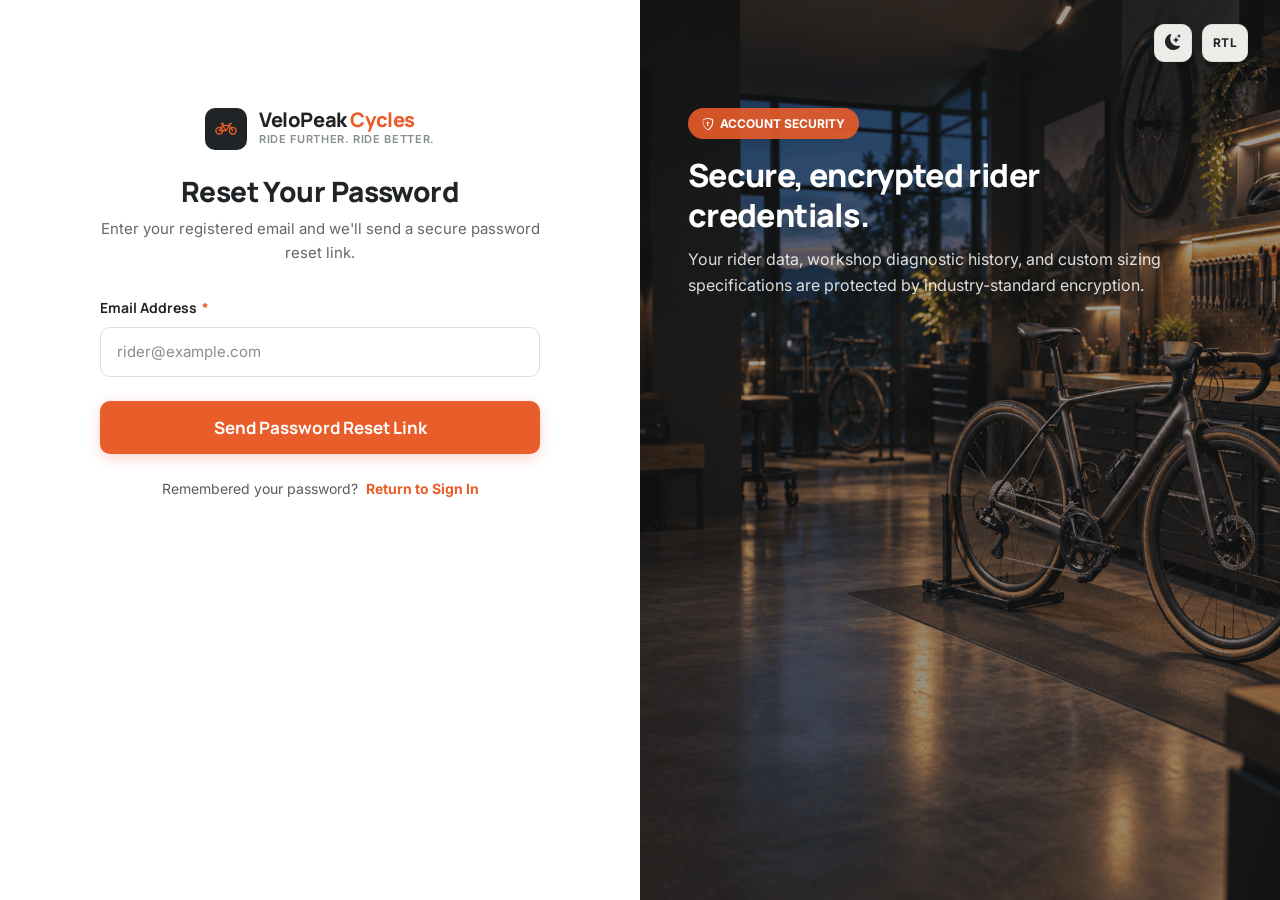
<file: forgot-password.html>
<!DOCTYPE html>
<html lang="en" data-theme="light" dir="ltr">
<head>
  <meta charset="UTF-8">
  <meta name="viewport" content="width=device-width, initial-scale=1.0">
  <title>Reset Password | VeloPeak Cycles</title>
  <meta name="description" content="Reset your VeloPeak Cycles account password. Secure recovery link sent directly to your verified email address.">
  
  <!-- Favicon -->
  <link rel="icon" type="image/svg+xml" href="assets/images/favicon.svg">
  <link rel="apple-touch-icon" href="assets/images/favicon.svg">
  <link href="https://cdn.jsdelivr.net/npm/bootstrap@5.3.3/dist/css/bootstrap.min.css" rel="stylesheet">
  <link rel="stylesheet" href="https://cdn.jsdelivr.net/npm/bootstrap-icons@1.11.3/font/bootstrap-icons.min.css">

  <link rel="stylesheet" href="css/main.css">
  <link rel="stylesheet" href="css/header.css">
  <link rel="stylesheet" href="css/buttons.css">
  <link rel="stylesheet" href="css/forms.css">
  <link rel="stylesheet" href="css/auth.css">
  <link rel="stylesheet" href="css/dark-theme.css">
  <link rel="stylesheet" href="css/rtl.css">
  <link rel="stylesheet" href="css/desktop.css">
  <link rel="stylesheet" href="css/tablet.css">
  <link rel="stylesheet" href="css/mobile.css">
</head>
<body>

  <div class="auth-page-wrapper">
    <!-- Top Right Controls (Theme & RTL) -->
    <div class="auth-header-controls">
      <button type="button" class="header-action-btn theme-toggle-btn" title="Toggle Dark/Light Mode">
        <i class="bi bi-moon-stars-fill"></i>
      </button>
      <button type="button" class="header-action-btn rtl-toggle-btn" title="Toggle RTL/LTR">
        <span>RTL</span>
      </button>
    </div>

    <div class="auth-grid-container">
      <!-- Left: Form Side -->
      <div class="auth-form-side">
        <div class="auth-form-card">
          <!-- Centered Brand Logo + Tagline -->
          <div class="auth-brand-center">
            <a href="index.html" class="navbar-brand text-decoration-none">
              <div class="brand-logo-icon">
                <i class="bi bi-bicycle"></i>
              </div>
              <div class="brand-text-group">
                <span class="brand-name">VeloPeak <span>Cycles</span></span>
                <span class="brand-tagline">Ride Further. Ride Better.</span>
              </div>
            </a>
            <h2 class="auth-title mt-4">Reset Your Password</h2>
            <p class="auth-subtitle">Enter your registered email and we'll send a secure password reset link.</p>
          </div>

          <!-- Reset Form -->
          <form id="rider-forgot-form" onsubmit="event.preventDefault(); showToast('Password reset link sent! Check your inbox in a moment.', 'success'); this.reset();">
            <div class="form-group-custom">
              <label class="form-label-custom">Email Address <span class="required-star">*</span></label>
              <input type="email" class="form-control-custom" placeholder="rider@example.com" required>
            </div>

            <button type="submit" class="btn-custom btn-primary-custom btn-lg-custom w-100 mb-4" id="forgot-submit-btn">
              Send Password Reset Link
            </button>
          </form>

          <!-- Return to Login Link -->
          <div class="text-center small text-muted">
            Remembered your password?
            <a href="login.html" class="fw-bold text-primary text-decoration-none ms-1">Return to Sign In</a>
          </div>
        </div>
      </div>

      <!-- Right: Unique Photography Side -->
      <div class="auth-image-side">
        <img src="assets/images/auth/forgot_password.png" alt="Precision Drivetrain Gear and Chain" class="auth-bg-img">
        <div class="auth-image-overlay-content">
          <span class="auth-quote-badge"><i class="bi bi-shield-lock"></i> Account Security</span>
          <h3 class="auth-quote-title">Secure, encrypted rider credentials.</h3>
          <p class="auth-quote-desc">
            Your rider data, workshop diagnostic history, and custom sizing specifications are protected by industry-standard encryption.
          </p>
        </div>
      </div>
    </div>
  </div>

  <script src="https://cdn.jsdelivr.net/npm/bootstrap@5.3.3/dist/js/bootstrap.bundle.min.js"></script>
  <script src="js/main.js"></script>
</body>
</html>
</file>
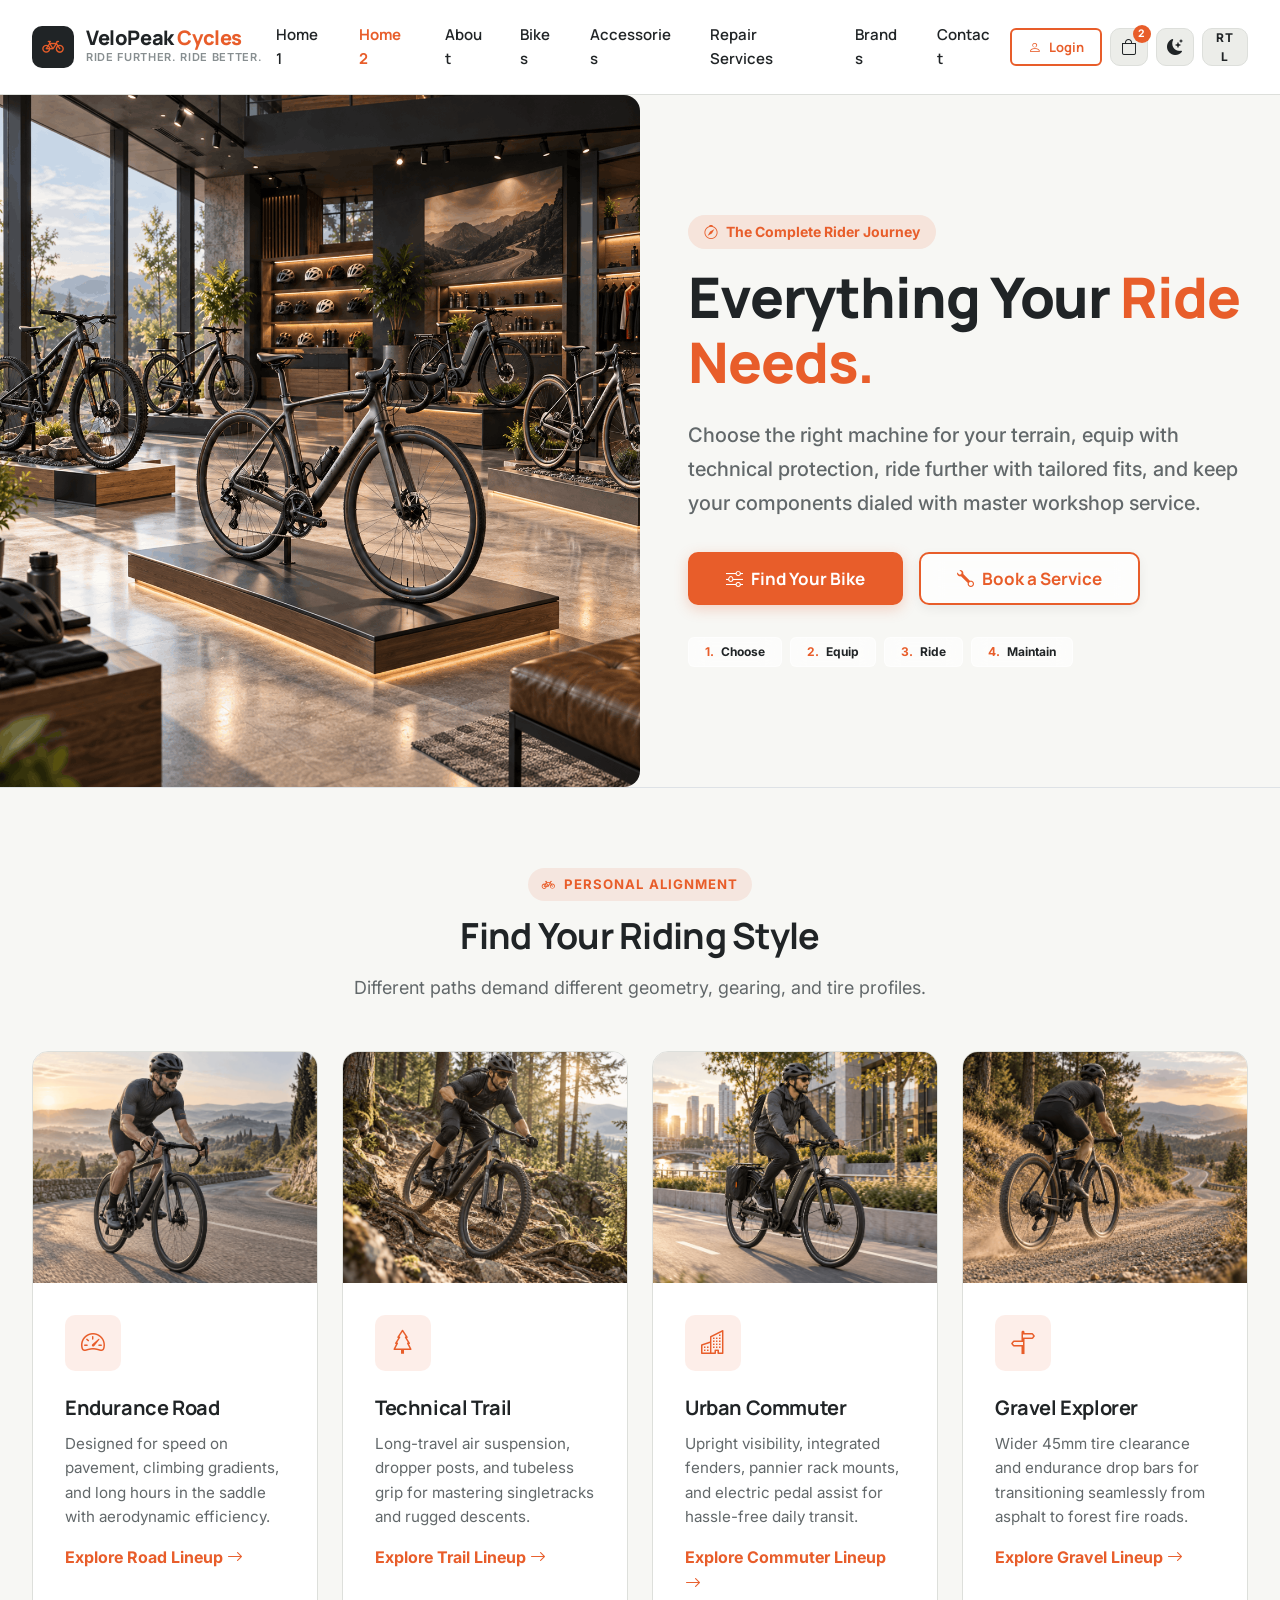
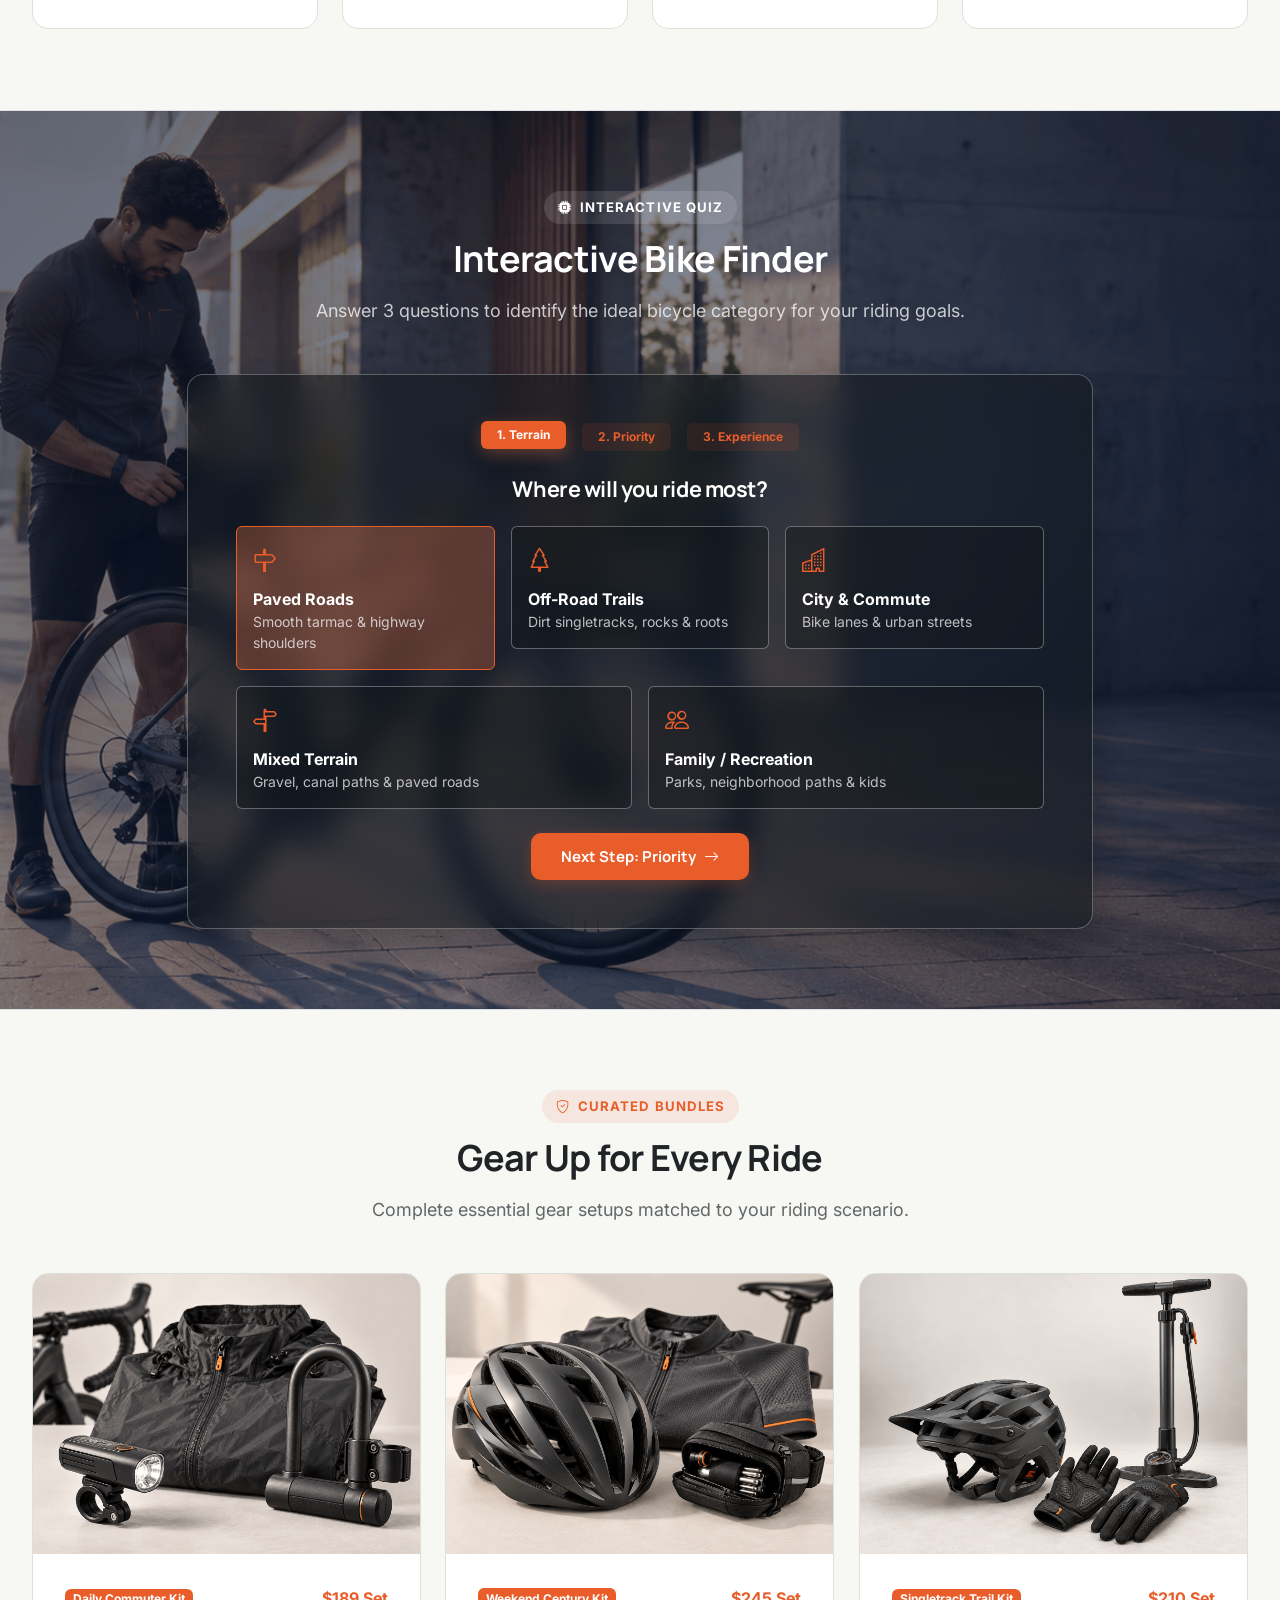
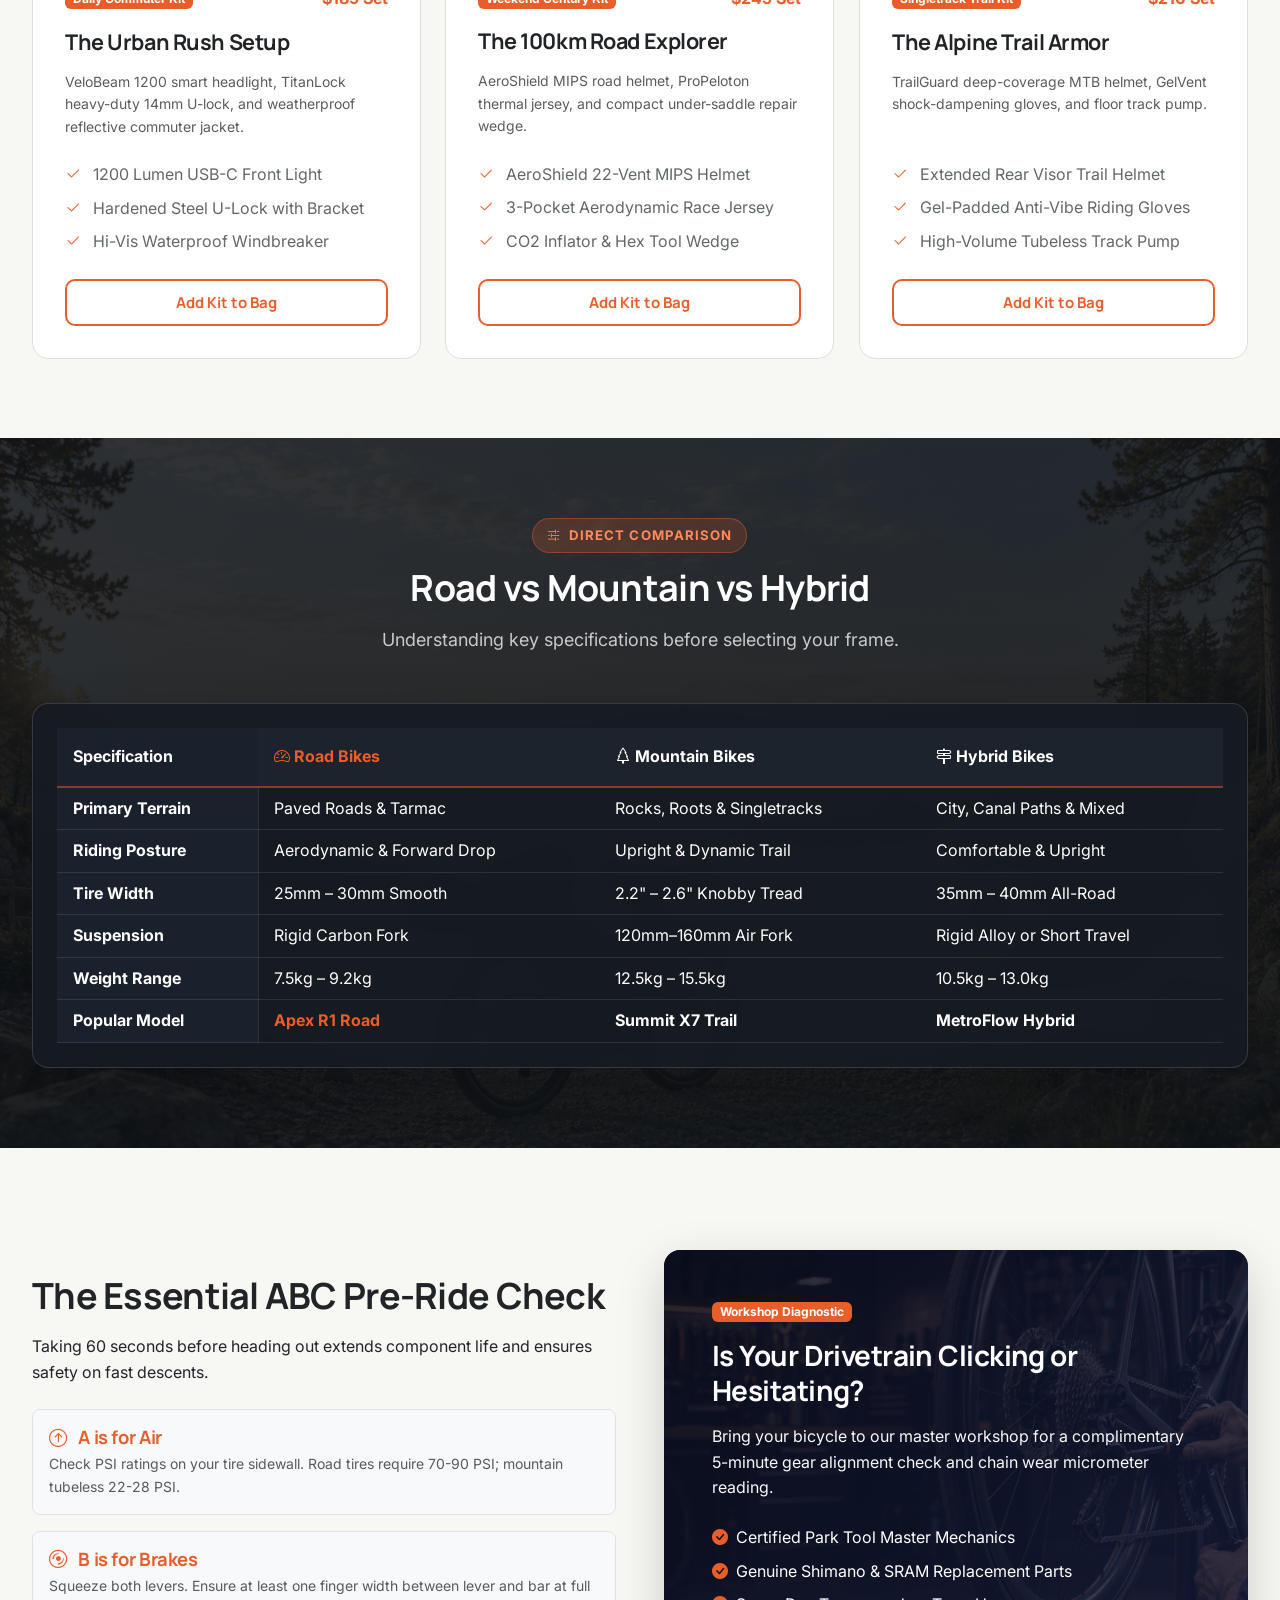
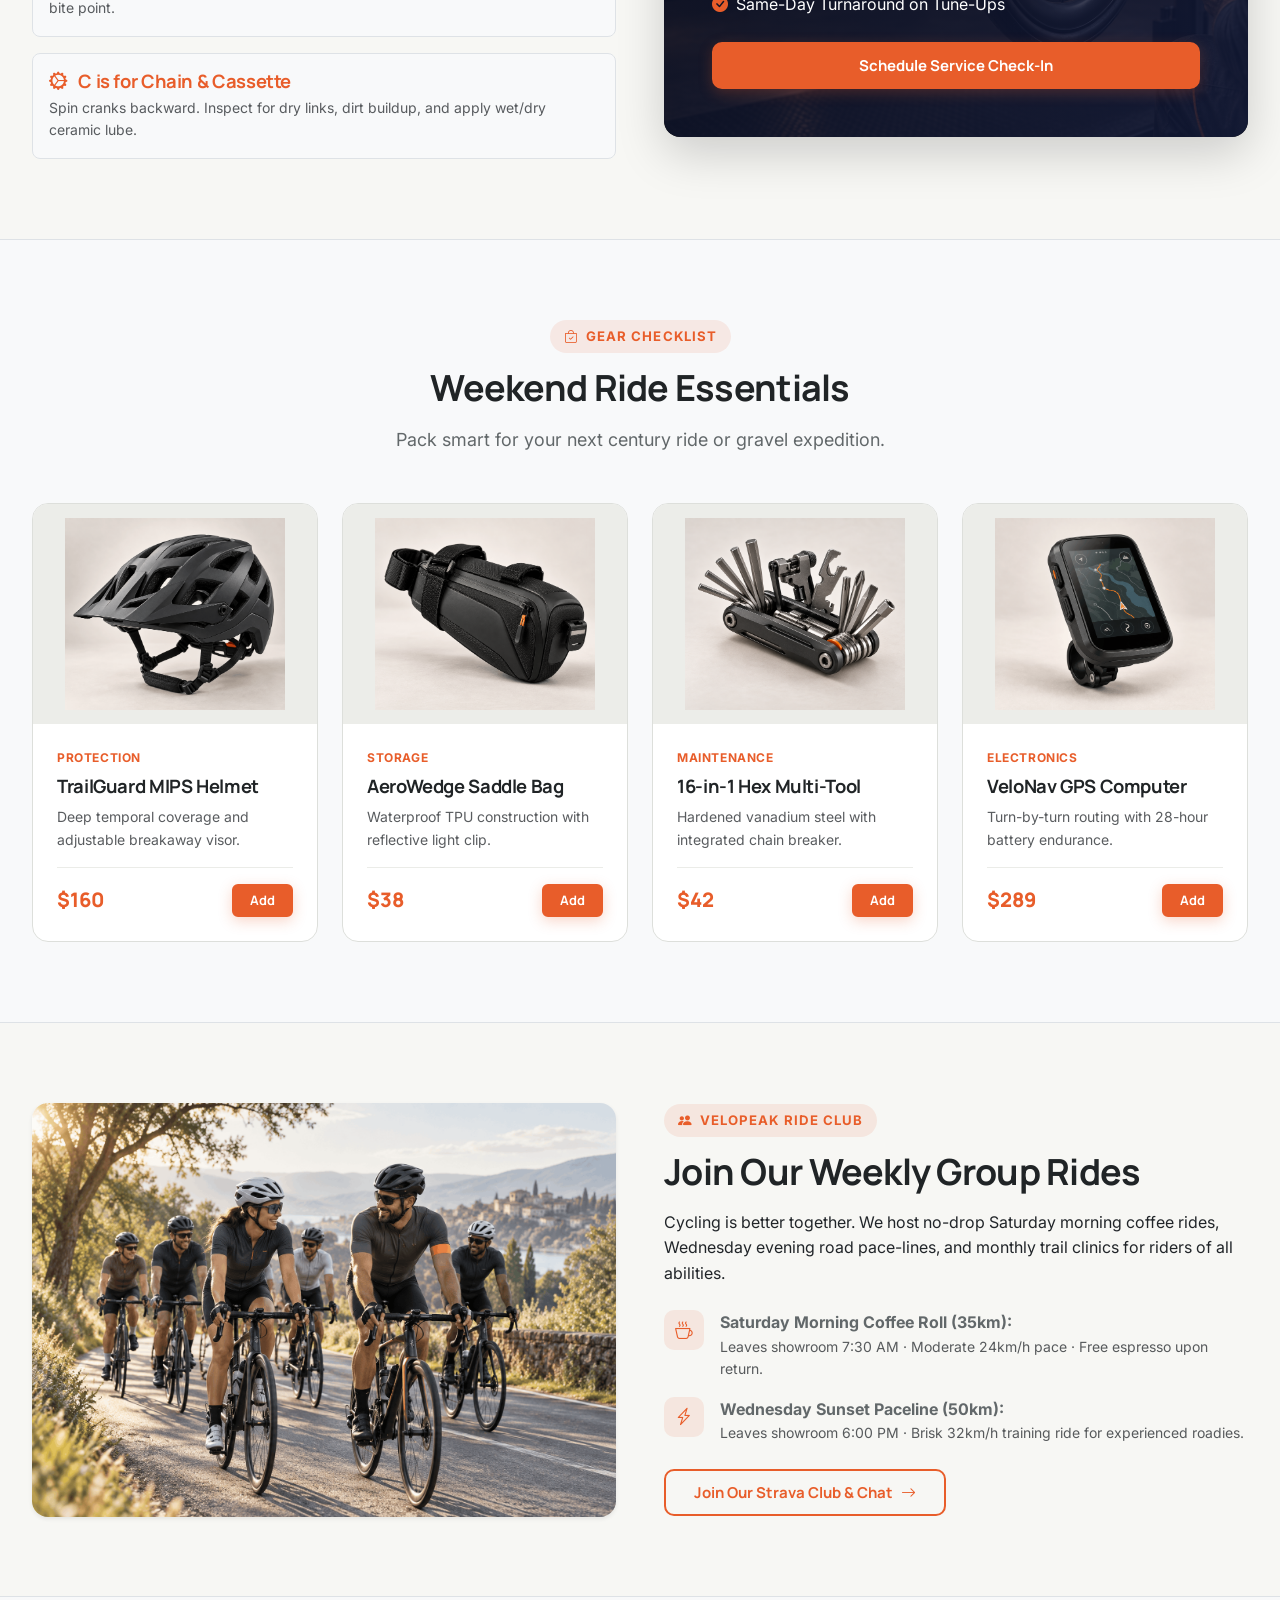
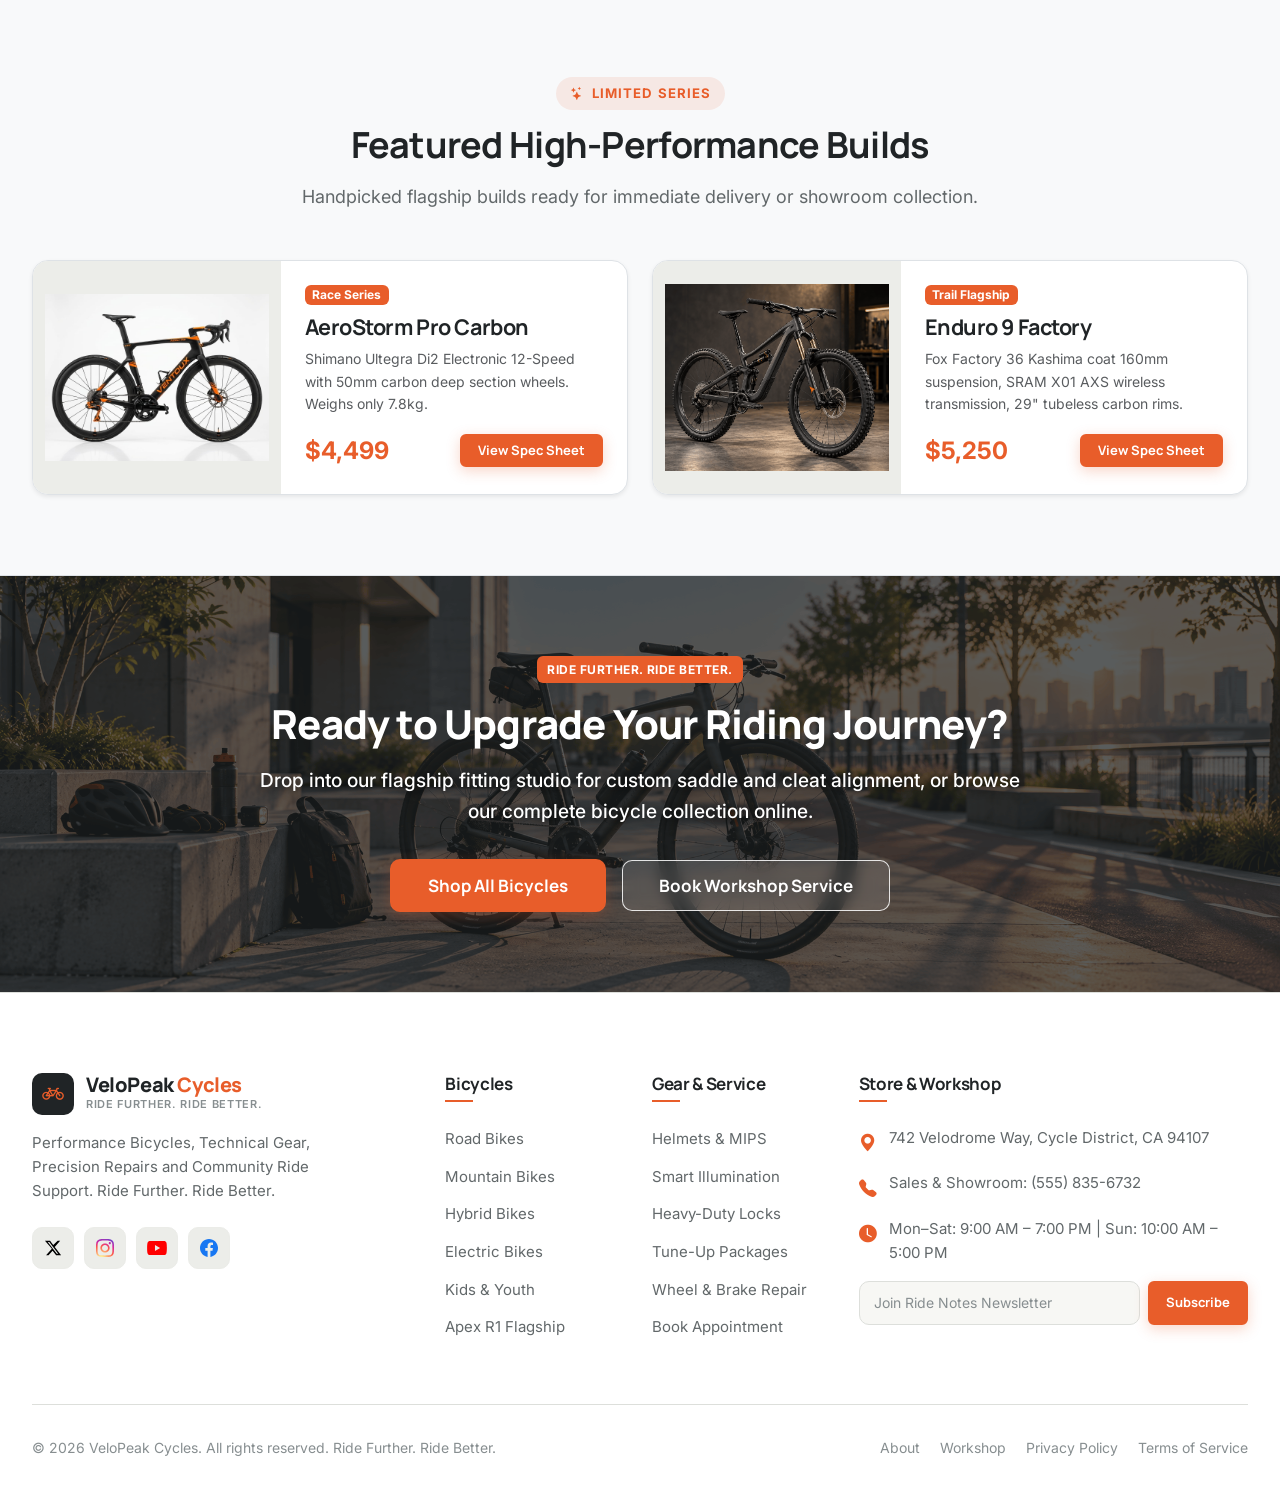
<file: home-2.html>
<!DOCTYPE html>
<html lang="en" data-theme="light" dir="ltr">

<head>
  <meta charset="UTF-8">
  <meta name="viewport" content="width=device-width, initial-scale=1.0">
  <title>VeloPeak Cycles | Cycling Lifestyle & Guided Bike Finder</title>
  <meta name="description"
    content="Choose, Equip, Ride, and Maintain with VeloPeak Cycles. Guided interactive bike finder, riding style guide, and community rides.">

  <!-- Favicon -->
  <link rel="icon" type="image/svg+xml" href="assets/images/favicon.svg">
  <link rel="apple-touch-icon" href="assets/images/favicon.svg">

  <!-- Bootstrap 5 CSS & Bootstrap Icons -->
  <link href="https://cdn.jsdelivr.net/npm/bootstrap@5.3.3/dist/css/bootstrap.min.css" rel="stylesheet">
  <link rel="stylesheet" href="https://cdn.jsdelivr.net/npm/bootstrap-icons@1.11.3/font/bootstrap-icons.min.css">

  <!-- Modular CSS Architecture -->
  <link rel="stylesheet" href="css/main.css">
  <link rel="stylesheet" href="css/header.css">
  <link rel="stylesheet" href="css/buttons.css">
  <link rel="stylesheet" href="css/bikes.css">
  <link rel="stylesheet" href="css/accessories.css">
  <link rel="stylesheet" href="css/services.css">
  <link rel="stylesheet" href="css/filters.css">
  <link rel="stylesheet" href="css/forms.css">
  <link rel="stylesheet" href="css/auth.css">
  <link rel="stylesheet" href="css/footer.css">
  <link rel="stylesheet" href="css/dark-theme.css">
  <link rel="stylesheet" href="css/rtl.css">
  <link rel="stylesheet" href="css/desktop.css">
  <link rel="stylesheet" href="css/tablet.css">
  <link rel="stylesheet" href="css/mobile.css">
</head>

<body>

  <!-- ==================== HEADER ==================== -->
  <header class="site-header">
    <div class="site-container">
      <nav class="navbar navbar-expand-lg navbar-light">
        <a class="navbar-brand" href="index.html" id="brand-logo-link">
          <div class="brand-logo-icon">
            <i class="bi bi-bicycle"></i>
          </div>
          <div class="brand-text-group">
            <span class="brand-name">VeloPeak <span>Cycles</span></span>
            <span class="brand-tagline">Ride Further. Ride Better.</span>
          </div>
        </a>

        <div class="collapse navbar-collapse justify-content-center" id="navbarMain">
          <ul class="navbar-nav mb-2 mb-lg-0 gap-1">
            <li class="nav-item">
              <a class="nav-link" href="index.html">Home 1</a>
            </li>
            <li class="nav-item">
              <a class="nav-link active" href="home-2.html">Home 2</a>
            </li>
            <li class="nav-item">
              <a class="nav-link" href="about.html">About</a>
            </li>
            <li class="nav-item">
              <a class="nav-link" href="bikes.html">Bikes</a>
            </li>
            <li class="nav-item">
              <a class="nav-link" href="accessories.html">Accessories</a>
            </li>
            <li class="nav-item">
              <a class="nav-link" href="services.html">Repair Services</a>
            </li>
            <li class="nav-item">
              <a class="nav-link" href="brands.html">Brands</a>
            </li>
            <li class="nav-item">
              <a class="nav-link" href="contact.html">Contact</a>
            </li>
          </ul>
        </div>

        <div class="header-actions">
          <a href="login.html" class="btn-custom btn-secondary-custom btn-sm-custom d-none d-sm-inline-flex">
            <i class="bi bi-person"></i> Login
          </a>

          <a href="bikes.html" class="header-action-btn" title="View Cart">
            <i class="bi bi-bag"></i>
            <span class="badge-pill cart-count-badge">2</span>
          </a>

          <button type="button" class="header-action-btn theme-toggle-btn" title="Toggle Dark/Light Mode">
            <i class="bi bi-moon-stars-fill"></i>
          </button>

          <button type="button" class="header-action-btn rtl-toggle-btn" title="Toggle RTL/LTR">
            <span>RTL</span>
          </button>

          <button class="navbar-toggler header-action-btn d-lg-none" type="button" data-bs-toggle="offcanvas"
            data-bs-target="#mobileMenuOffcanvas">
            <i class="bi bi-list fs-5"></i>
          </button>
        </div>
      </nav>
    </div>
  </header>

  <!-- Mobile Offcanvas Menu -->
  <div class="offcanvas offcanvas-start" tabindex="-1" id="mobileMenuOffcanvas">
    <div class="offcanvas-header">
      <div class="d-flex align-items-center gap-2">
        <div class="brand-logo-icon" style="width:36px;height:36px;font-size:1.1rem;"><i class="bi bi-bicycle"></i>
        </div>
        <div class="brand-text-group">
          <span class="brand-name fs-5">VeloPeak <span>Cycles</span></span>
          <span class="brand-tagline">Ride Further. Ride Better.</span>
        </div>
      </div>
      <button type="button" class="btn-close text-reset" data-bs-dismiss="offcanvas"></button>
    </div>
    <div class="offcanvas-body">
      <div class="d-flex flex-column mb-4">
        <a class="offcanvas-nav-link" href="index.html">Home 1 <i class="bi bi-chevron-right"></i></a>
        <a class="offcanvas-nav-link active" href="home-2.html">Home 2 <i class="bi bi-chevron-right"></i></a>
        <a class="offcanvas-nav-link" href="about.html">About <i class="bi bi-chevron-right"></i></a>
        <a class="offcanvas-nav-link" href="bikes.html">Bikes <i class="bi bi-chevron-right"></i></a>
        <a class="offcanvas-nav-link" href="accessories.html">Accessories <i class="bi bi-chevron-right"></i></a>
        <a class="offcanvas-nav-link" href="services.html">Repair Services <i class="bi bi-chevron-right"></i></a>
        <a class="offcanvas-nav-link" href="brands.html">Brands <i class="bi bi-chevron-right"></i></a>
        <a class="offcanvas-nav-link" href="contact.html">Contact <i class="bi bi-chevron-right"></i></a>
      </div>
      <div class="mt-auto pt-3 border-top header-actions-drawer">
        <a href="login.html" class="btn-custom btn-secondary-custom btn-sm-custom">
          <i class="bi bi-person"></i> Login
        </a>
        <a href="bikes.html" class="header-action-btn" title="View Cart">
          <i class="bi bi-bag"></i>
          <span class="badge-pill cart-count-badge">2</span>
        </a>
        <button type="button" class="header-action-btn theme-toggle-btn" title="Toggle Dark/Light Mode">
          <i class="bi bi-moon-stars-fill"></i>
        </button>
        <button type="button" class="header-action-btn rtl-toggle-btn" title="Toggle RTL/LTR">
          <span>RTL</span>
        </button>
      </div>
    </div>
  </div>

  <main>
    <!-- ==================== HERO SECTION (LIFESTYLE FOCUS) ==================== -->
    <section class="hero-section home-split-hero home-split-hero-reverse border-bottom">
      <img src="assets/images/hero/home2-banner.png" alt="VeloPeak Complete Rider Journey" class="hero-banner-bg">
      <div class="site-container">
        <div class="row align-items-center justify-content-end">
          <div class="col-lg-7 col-xl-6 ms-auto hero-content hero-content-card me-lg-2">
            <div class="hero-tag">
              <i class="bi bi-compass"></i> The Complete Rider Journey
            </div>
            <h1 class="hero-title">
              Everything Your <span>Ride Needs.</span>
            </h1>
            <p class="hero-subtitle">
              Choose the right machine for your terrain, equip with technical protection, ride further with tailored
              fits, and keep your components dialed with master workshop service.
            </p>
            <div class="d-flex flex-wrap gap-3 mb-4">
              <a href="#bike-finder-section" class="btn-custom btn-primary-custom btn-lg-custom">
                <i class="bi bi-sliders"></i> Find Your Bike
              </a>
              <a href="services.html" class="btn-custom btn-secondary-custom btn-lg-custom">
                <i class="bi bi-wrench"></i> Book a Service
              </a>
            </div>

            <!-- Journey Step Pills -->
            <div class="d-flex flex-wrap gap-2 pt-2 journey-steps-grid">
              <span class="badge bg-light text-dark border p-2 px-3 fw-bold"><span class="text-primary me-1">1.</span>
                Choose</span>
              <span class="badge bg-light text-dark border p-2 px-3 fw-bold"><span class="text-primary me-1">2.</span>
                Equip</span>
              <span class="badge bg-light text-dark border p-2 px-3 fw-bold"><span class="text-primary me-1">3.</span>
                Ride</span>
              <span class="badge bg-light text-dark border p-2 px-3 fw-bold"><span class="text-primary me-1">4.</span>
                Maintain</span>
            </div>
          </div>
        </div>
      </div>
    </section>

    <!-- ==================== 1. FIND YOUR RIDING STYLE ==================== -->
    <section class="section-padding">
      <div class="site-container">
        <div class="section-header text-center">
          <span class="section-badge"><i class="bi bi-bicycle"></i> Personal Alignment</span>
          <h2 class="section-title">Find Your Riding Style</h2>
          <p class="section-subtitle">Different paths demand different geometry, gearing, and tire profiles.</p>
        </div>

        <div class="row g-4 riding-style-grid">
          <!-- Style 1 — Endurance Road -->
          <div class="col-lg-3 col-md-6">
            <div class="feature-card" style="padding:0; overflow:hidden;">
              <img src="assets/images/pages/endurance_road.png" alt="Endurance Road cycling"
                style="width:100%; height:auto; display:block; transition:transform 0.45s ease;"
                onmouseover="this.style.transform='scale(1.07)'" onmouseout="this.style.transform='scale(1)'">
              <div style="padding:var(--space-32);">
                <div class="feature-icon-wrapper"><i class="bi bi-speedometer2"></i></div>
                <h4 class="feature-title">Endurance Road</h4>
                <p class="feature-desc mb-3">Designed for speed on pavement, climbing gradients, and long hours in the
                  saddle with aerodynamic efficiency.</p>
                <a href="bikes.html?type=road" class="mt-auto text-primary fw-bold">Explore Road Lineup <i
                    class="bi bi-arrow-right"></i></a>
              </div>
            </div>
          </div>

          <!-- Style 2 — Technical Trail -->
          <div class="col-lg-3 col-md-6">
            <div class="feature-card" style="padding:0; overflow:hidden;">
              <img src="assets/images/pages/technical_trail.png" alt="Technical Trail mountain biking"
                style="width:100%; height:auto; display:block; transition:transform 0.45s ease;"
                onmouseover="this.style.transform='scale(1.07)'" onmouseout="this.style.transform='scale(1)'">
              <div style="padding:var(--space-32);">
                <div class="feature-icon-wrapper"><i class="bi bi-tree"></i></div>
                <h4 class="feature-title">Technical Trail</h4>
                <p class="feature-desc mb-3">Long-travel air suspension, dropper posts, and tubeless grip for mastering
                  singletracks and rugged descents.</p>
                <a href="bikes.html?type=mountain" class="mt-auto text-primary fw-bold">Explore Trail Lineup <i
                    class="bi bi-arrow-right"></i></a>
              </div>
            </div>
          </div>

          <!-- Style 3 — Urban Commuter -->
          <div class="col-lg-3 col-md-6">
            <div class="feature-card" style="padding:0; overflow:hidden;">
              <img src="assets/images/pages/urban_commuter.png" alt="Urban Commuter city cycling"
                style="width:100%; height:auto; display:block; transition:transform 0.45s ease;"
                onmouseover="this.style.transform='scale(1.07)'" onmouseout="this.style.transform='scale(1)'">
              <div style="padding:var(--space-32);">
                <div class="feature-icon-wrapper"><i class="bi bi-buildings"></i></div>
                <h4 class="feature-title">Urban Commuter</h4>
                <p class="feature-desc mb-3">Upright visibility, integrated fenders, pannier rack mounts, and electric
                  pedal assist for hassle-free daily transit.</p>
                <a href="bikes.html?type=electric" class="mt-auto text-primary fw-bold">Explore Commuter Lineup <i
                    class="bi bi-arrow-right"></i></a>
              </div>
            </div>
          </div>

          <!-- Style 4 — Gravel Explorer -->
          <div class="col-lg-3 col-md-6">
            <div class="feature-card" style="padding:0; overflow:hidden;">
              <img src="assets/images/pages/gravel_explorer.png" alt="Gravel Explorer mixed terrain riding"
                style="width:100%; height:auto; display:block; transition:transform 0.45s ease;"
                onmouseover="this.style.transform='scale(1.07)'" onmouseout="this.style.transform='scale(1)'">
              <div style="padding:var(--space-32);">
                <div class="feature-icon-wrapper"><i class="bi bi-signpost-split"></i></div>
                <h4 class="feature-title">Gravel Explorer</h4>
                <p class="feature-desc mb-3">Wider 45mm tire clearance and endurance drop bars for transitioning
                  seamlessly from asphalt to forest fire roads.</p>
                <a href="bikes.html?type=hybrid" class="mt-auto text-primary fw-bold">Explore Gravel Lineup <i
                    class="bi bi-arrow-right"></i></a>
              </div>
            </div>
          </div>
        </div>
      </div>
    </section>

    <!-- ==================== 2. INTERACTIVE BIKE FINDER (GUIDED SELECTION) ==================== -->
    <section class="section-padding border-top border-bottom" id="bike-finder-section"
      style="position:relative; overflow:hidden; background-image:url('assets/images/pages/interactive1.png'); background-size:cover; background-position:center; background-attachment:fixed;">
      <!-- Dark overlay for contrast -->
      <div class="bike-finder-overlay"></div>
      <div class="site-container" style="position:relative; z-index:1;">
        <div class="section-header text-center">
          <span class="section-badge" style="background:rgba(255,255,255,0.12); color:#fff; border-color:rgba(255,255,255,0.25);"><i class="bi bi-cpu-fill"></i> Interactive Quiz</span>
          <h2 class="section-title" style="color:#ffffff;">Interactive Bike Finder</h2>
          <p class="section-subtitle" style="color:rgba(255,255,255,0.75);">Answer 3 questions to identify the ideal bicycle category for your riding goals.
          </p>
        </div>

        <div class="row justify-content-center">
          <div class="col-lg-9">
            <div class="bg-white rounded-4 border p-4 p-md-5 shadow-sm" id="bike-finder-container">

              <!-- Progress Step Dots -->
              <div class="d-flex justify-content-center gap-3 mb-4 finder-progress-steps">
                <span class="finder-step-dot active badge bg-primary text-white p-2 px-3">1. Terrain</span>
                <span class="finder-step-dot badge bg-secondary text-white p-2 px-3">2. Priority</span>
                <span class="finder-step-dot badge bg-secondary text-white p-2 px-3">3. Experience</span>
              </div>

              <form id="bike-finder-form">
                <!-- Step 1: Where will you ride most? -->
                <div class="finder-step" id="step-1">
                  <h4 class="text-center mb-4">Where will you ride most?</h4>
                  <div class="row g-3 finder-options-grid mb-4">
                    <div class="col-md-4 col-6">
                      <button type="button"
                        class="btn btn-outline-secondary w-100 p-3 finder-option-btn active text-start"
                        data-field="terrain" data-value="roads">
                        <i class="bi bi-signpost fs-4 text-primary d-block mb-2"></i>
                        <strong>Paved Roads</strong>
                        <div class="small text-muted">Smooth tarmac & highway shoulders</div>
                      </button>
                    </div>
                    <div class="col-md-4 col-6">
                      <button type="button" class="btn btn-outline-secondary w-100 p-3 finder-option-btn text-start"
                        data-field="terrain" data-value="trails">
                        <i class="bi bi-tree fs-4 text-primary d-block mb-2"></i>
                        <strong>Off-Road Trails</strong>
                        <div class="small text-muted">Dirt singletracks, rocks & roots</div>
                      </button>
                    </div>
                    <div class="col-md-4 col-6">
                      <button type="button" class="btn btn-outline-secondary w-100 p-3 finder-option-btn text-start"
                        data-field="terrain" data-value="city">
                        <i class="bi bi-buildings fs-4 text-primary d-block mb-2"></i>
                        <strong>City & Commute</strong>
                        <div class="small text-muted">Bike lanes & urban streets</div>
                      </button>
                    </div>
                    <div class="col-md-6 col-6">
                      <button type="button" class="btn btn-outline-secondary w-100 p-3 finder-option-btn text-start"
                        data-field="terrain" data-value="mixed">
                        <i class="bi bi-signpost-split fs-4 text-primary d-block mb-2"></i>
                        <strong>Mixed Terrain</strong>
                        <div class="small text-muted">Gravel, canal paths & paved roads</div>
                      </button>
                    </div>
                    <div class="col-md-6 col-12">
                      <button type="button" class="btn btn-outline-secondary w-100 p-3 finder-option-btn text-start"
                        data-field="terrain" data-value="family">
                        <i class="bi bi-people fs-4 text-primary d-block mb-2"></i>
                        <strong>Family / Recreation</strong>
                        <div class="small text-muted">Parks, neighborhood paths & kids</div>
                      </button>
                    </div>
                  </div>
                  <div class="d-flex justify-content-center finder-step-actions">
                    <button type="button" class="btn-custom btn-primary-custom finder-next-btn">Next Step: Priority <i
                        class="bi bi-arrow-right"></i></button>
                  </div>
                </div>

                <!-- Step 2: What's your riding priority? -->
                <div class="finder-step d-none" id="step-2">
                  <h4 class="text-center mb-4">What's your main riding priority?</h4>
                  <div class="row g-3 finder-options-grid mb-4">
                    <div class="col-md-4 col-6">
                      <button type="button"
                        class="btn btn-outline-secondary w-100 p-3 finder-option-btn active text-start"
                        data-field="priority" data-value="speed">
                        <i class="bi bi-lightning-charge fs-4 text-primary d-block mb-2"></i>
                        <strong>Speed & Aerodynamics</strong>
                        <div class="small text-muted">Lightweight performance</div>
                      </button>
                    </div>
                    <div class="col-md-4 col-6">
                      <button type="button" class="btn btn-outline-secondary w-100 p-3 finder-option-btn text-start"
                        data-field="priority" data-value="comfort">
                        <i class="bi bi-shield-check fs-4 text-primary d-block mb-2"></i>
                        <strong>Upright Comfort</strong>
                        <div class="small text-muted">Relaxed reach and cushioned saddle</div>
                      </button>
                    </div>
                    <div class="col-md-4 col-6">
                      <button type="button" class="btn btn-outline-secondary w-100 p-3 finder-option-btn text-start"
                        data-field="priority" data-value="versatility">
                        <i class="bi bi-infinity fs-4 text-primary d-block mb-2"></i>
                        <strong>All-Round Versatility</strong>
                        <div class="small text-muted">Ready for any road or weather</div>
                      </button>
                    </div>
                    <div class="col-md-6 col-6">
                      <button type="button" class="btn btn-outline-secondary w-100 p-3 finder-option-btn text-start"
                        data-field="priority" data-value="offroad">
                        <i class="bi bi-cone-striped fs-4 text-primary d-block mb-2"></i>
                        <strong>Off-Road Capability</strong>
                        <div class="small text-muted">Tough suspension & heavy traction</div>
                      </button>
                    </div>
                    <div class="col-md-6 col-12">
                      <button type="button" class="btn btn-outline-secondary w-100 p-3 finder-option-btn text-start"
                        data-field="priority" data-value="electric">
                        <i class="bi bi-battery-charging fs-4 text-primary d-block mb-2"></i>
                        <strong>Electric Assistance</strong>
                        <div class="small text-muted">Effortless hill climbing & speed</div>
                      </button>
                    </div>
                  </div>
                  <div class="d-flex justify-content-between finder-step-actions">
                    <button type="button" class="btn-custom btn-secondary-custom finder-prev-btn"><i
                        class="bi bi-arrow-left"></i> Previous</button>
                    <button type="button" class="btn-custom btn-primary-custom finder-next-btn">Next Step: Experience <i
                        class="bi bi-arrow-right"></i></button>
                  </div>
                </div>

                <!-- Step 3: Experience Level -->
                <div class="finder-step d-none" id="step-3">
                  <h4 class="text-center mb-4">What is your experience level?</h4>
                  <div class="row g-3 finder-options-grid mb-4">
                    <div class="col-md-4">
                      <button type="button" class="btn btn-outline-secondary w-100 p-3 finder-option-btn text-start"
                        data-field="experience" data-value="beginner">
                        <i class="bi bi-emoji-smile fs-4 text-primary d-block mb-2"></i>
                        <strong>Beginner</strong>
                        <div class="small text-muted">New to cycling or getting back in</div>
                      </button>
                    </div>
                    <div class="col-md-4">
                      <button type="button"
                        class="btn btn-outline-secondary w-100 p-3 finder-option-btn active text-start"
                        data-field="experience" data-value="intermediate">
                        <i class="bi bi-award fs-4 text-primary d-block mb-2"></i>
                        <strong>Intermediate</strong>
                        <div class="small text-muted">Rides weekly, looking to upgrade</div>
                      </button>
                    </div>
                    <div class="col-md-4">
                      <button type="button" class="btn btn-outline-secondary w-100 p-3 finder-option-btn text-start"
                        data-field="experience" data-value="experienced">
                        <i class="bi bi-trophy fs-4 text-primary d-block mb-2"></i>
                        <strong>Experienced Racer</strong>
                        <div class="small text-muted">Dedicated century & race rider</div>
                      </button>
                    </div>
                  </div>
                  <div class="d-flex justify-content-between finder-step-actions">
                    <button type="button" class="btn-custom btn-secondary-custom finder-prev-btn"><i
                        class="bi bi-arrow-left"></i> Previous</button>
                    <button type="button" class="btn-custom btn-primary-custom finder-next-btn"
                      id="finder-submit-btn">Find My Bike <i class="bi bi-check-circle"></i></button>
                  </div>
                </div>
              </form>

              <!-- Dynamic Result Card -->
              <div id="bike-finder-result" class="d-none mt-4 p-4 bg-light rounded-4 border">
                <!-- Populated via js/bike-finder.js -->
              </div>
            </div>
          </div>
        </div>
      </div>
    </section>

    <!-- ==================== 3. GEAR UP FOR THE RIDE ==================== -->
    <section class="section-padding">
      <div class="site-container">
        <div class="section-header text-center">
          <span class="section-badge"><i class="bi bi-shield-check"></i> Curated Bundles</span>
          <h2 class="section-title">Gear Up for Every Ride</h2>
          <p class="section-subtitle">Complete essential gear setups matched to your riding scenario.</p>
        </div>

        <div class="row g-4 curated-bundles-grid">
          <!-- Kit 1 -->
          <div class="col-lg-4 col-md-6">
            <div class="feature-card curated-bundle-card" style="padding:0; overflow:hidden;">
              <img src="assets/images/pages/bundle-1.png" alt="Daily Commuter Kit"
                style="width:100%; height:auto; display:block; transition:transform 0.45s ease;"
                onmouseover="this.style.transform='scale(1.05)'" onmouseout="this.style.transform='scale(1)'">
              <div class="curated-bundle-body" style="padding:var(--space-32);">
                <div class="d-flex align-items-center justify-content-between mb-3">
                  <span class="badge bg-primary text-white">Daily Commuter Kit</span>
                  <span class="fw-bold text-primary">$189 Set</span>
                </div>
                <h4 class="mb-3">The Urban Rush Setup</h4>
                <p class="text-muted small mb-4 curated-bundle-description">VeloBeam 1200 smart headlight, TitanLock heavy-duty 14mm U-lock, and
                  weatherproof reflective commuter jacket.</p>
                <ul class="list-unstyled d-flex flex-column gap-2 mb-4">
                  <li><i class="bi bi-check2 text-primary me-2"></i> 1200 Lumen USB-C Front Light</li>
                  <li><i class="bi bi-check2 text-primary me-2"></i> Hardened Steel U-Lock with Bracket</li>
                  <li><i class="bi bi-check2 text-primary me-2"></i> Hi-Vis Waterproof Windbreaker</li>
                </ul>
                <button class="btn-custom btn-secondary-custom w-100 mt-auto add-to-cart-btn"
                  data-name="Urban Rush Setup">Add Kit to Bag</button>
              </div>
            </div>
          </div>

          <!-- Kit 2 -->
          <div class="col-lg-4 col-md-6">
            <div class="feature-card curated-bundle-card" style="padding:0; overflow:hidden;">
              <img src="assets/images/pages/bundle-2.png" alt="Weekend Century Kit"
                style="width:100%; height:auto; display:block; transition:transform 0.45s ease;"
                onmouseover="this.style.transform='scale(1.05)'" onmouseout="this.style.transform='scale(1)'">
              <div class="curated-bundle-body" style="padding:var(--space-32);">
                <div class="d-flex align-items-center justify-content-between mb-3">
                  <span class="badge bg-primary text-white">Weekend Century Kit</span>
                  <span class="fw-bold text-primary">$245 Set</span>
                </div>
                <h4 class="mb-3">The 100km Road Explorer</h4>
                <p class="text-muted small mb-4 curated-bundle-description">AeroShield MIPS road helmet, ProPeloton thermal jersey, and compact
                  under-saddle repair wedge.</p>
                <ul class="list-unstyled d-flex flex-column gap-2 mb-4">
                  <li><i class="bi bi-check2 text-primary me-2"></i> AeroShield 22-Vent MIPS Helmet</li>
                  <li><i class="bi bi-check2 text-primary me-2"></i> 3-Pocket Aerodynamic Race Jersey</li>
                  <li><i class="bi bi-check2 text-primary me-2"></i> CO2 Inflator &amp; Hex Tool Wedge</li>
                </ul>
                <button class="btn-custom btn-secondary-custom w-100 mt-auto add-to-cart-btn"
                  data-name="100km Road Explorer Kit">Add Kit to Bag</button>
              </div>
            </div>
          </div>

          <!-- Kit 3 -->
          <div class="col-lg-4 col-md-12">
            <div class="feature-card curated-bundle-card" style="padding:0; overflow:hidden;">
              <img src="assets/images/pages/bundle-3.png" alt="Singletrack Trail Kit"
                style="width:100%; height:auto; display:block; transition:transform 0.45s ease;"
                onmouseover="this.style.transform='scale(1.05)'" onmouseout="this.style.transform='scale(1)'">
              <div class="curated-bundle-body" style="padding:var(--space-32);">
                <div class="d-flex align-items-center justify-content-between mb-3">
                  <span class="badge bg-primary text-white">Singletrack Trail Kit</span>
                  <span class="fw-bold text-primary">$210 Set</span>
                </div>
                <h4 class="mb-3">The Alpine Trail Armor</h4>
                <p class="text-muted small mb-4 curated-bundle-description">TrailGuard deep-coverage MTB helmet, GelVent shock-dampening gloves, and
                  floor track pump.</p>
                <ul class="list-unstyled d-flex flex-column gap-2 mb-4">
                  <li><i class="bi bi-check2 text-primary me-2"></i> Extended Rear Visor Trail Helmet</li>
                  <li><i class="bi bi-check2 text-primary me-2"></i> Gel-Padded Anti-Vibe Riding Gloves</li>
                  <li><i class="bi bi-check2 text-primary me-2"></i> High-Volume Tubeless Track Pump</li>
                </ul>
                <button class="btn-custom btn-secondary-custom w-100 mt-auto add-to-cart-btn"
                  data-name="Alpine Trail Armor Kit">Add Kit to Bag</button>
              </div>
            </div>
          </div>
        </div>
      </div>
    </section>

    <!-- ==================== 4. ROAD VS MOUNTAIN VS HYBRID (DIRECT COMPARISON) ==================== -->
    <section class="section-padding comparison-section position-relative overflow-hidden" id="direct-comparison-section">
      <div class="comparison-bg-wrapper">
        <img src="assets/images/pages/interactive_bike_finder.png" alt="VeloPeak Direct Comparison & Bike Finder" class="comparison-bg-img">
        <div class="comparison-overlay"></div>
      </div>
      <div class="site-container position-relative" style="z-index: 2;">
        <div class="section-header text-center">
          <span class="section-badge"><i class="bi bi-sliders2"></i> Direct Comparison</span>
          <h2 class="section-title">Road vs Mountain vs Hybrid</h2>
          <p class="section-subtitle">Understanding key specifications before selecting your frame.</p>
        </div>

        <div class="table-responsive comparison-table-card rounded-4 border shadow-lg p-2 p-md-4 bike-comparison-scroll"
          role="region" aria-label="Scrollable bicycle comparison table" tabindex="0">
          <table class="table table-dark table-hover align-middle mb-0 bike-comparison-table">
            <thead>
              <tr>
                <th class="py-3 px-3">Specification</th>
                <th class="py-3 px-3 text-primary"><i class="bi bi-speedometer2"></i> Road Bikes</th>
                <th class="py-3 px-3"><i class="bi bi-tree"></i> Mountain Bikes</th>
                <th class="py-3 px-3"><i class="bi bi-signpost-2"></i> Hybrid Bikes</th>
              </tr>
            </thead>
            <tbody>
              <tr>
                <td class="fw-bold px-3">Primary Terrain</td>
                <td class="px-3">Paved Roads & Tarmac</td>
                <td class="px-3">Rocks, Roots & Singletracks</td>
                <td class="px-3">City, Canal Paths & Mixed</td>
              </tr>
              <tr>
                <td class="fw-bold px-3">Riding Posture</td>
                <td class="px-3">Aerodynamic & Forward Drop</td>
                <td class="px-3">Upright & Dynamic Trail</td>
                <td class="px-3">Comfortable & Upright</td>
              </tr>
              <tr>
                <td class="fw-bold px-3">Tire Width</td>
                <td class="px-3">25mm – 30mm Smooth</td>
                <td class="px-3">2.2" – 2.6" Knobby Tread</td>
                <td class="px-3">35mm – 40mm All-Road</td>
              </tr>
              <tr>
                <td class="fw-bold px-3">Suspension</td>
                <td class="px-3">Rigid Carbon Fork</td>
                <td class="px-3">120mm–160mm Air Fork</td>
                <td class="px-3">Rigid Alloy or Short Travel</td>
              </tr>
              <tr>
                <td class="fw-bold px-3">Weight Range</td>
                <td class="px-3">7.5kg – 9.2kg</td>
                <td class="px-3">12.5kg – 15.5kg</td>
                <td class="px-3">10.5kg – 13.0kg</td>
              </tr>
              <tr>
                <td class="fw-bold px-3">Popular Model</td>
                <td class="px-3"><a href="bike-details.html" class="fw-bold text-primary">Apex R1 Road</a></td>
                <td class="px-3"><a href="bikes.html" class="fw-bold text-white">Summit X7 Trail</a></td>
                <td class="px-3"><a href="bikes.html" class="fw-bold text-white">MetroFlow Hybrid</a></td>
              </tr>
            </tbody>
          </table>
        </div>
      </div>
    </section>

    <!-- ==================== 5. WORKSHOP & MAINTENANCE HUB ==================== -->
    <section class="section-padding">
      <div class="site-container">
        <div class="row align-items-center g-5">
          <div class="col-lg-6">
            <span class="section-badge"><i class="bi bi-wrench-adjustable"></i> Pre-Ride Routine</span>
            <h2 class="section-title">The Essential ABC Pre-Ride Check</h2>
            <p class="text-body mb-4">
              Taking 60 seconds before heading out extends component life and ensures safety on fast descents.
            </p>
            <div class="d-flex flex-column gap-3">
              <div class="p-3 bg-light rounded-3 border">
                <h5 class="mb-1 text-primary"><i class="bi bi-arrow-up-circle me-2"></i> A is for Air</h5>
                <p class="small text-muted mb-0">Check PSI ratings on your tire sidewall. Road tires require 70-90 PSI;
                  mountain tubeless 22-28 PSI.</p>
              </div>
              <div class="p-3 bg-light rounded-3 border">
                <h5 class="mb-1 text-primary"><i class="bi bi-disc me-2"></i> B is for Brakes</h5>
                <p class="small text-muted mb-0">Squeeze both levers. Ensure at least one finger width between lever and
                  bar at full bite point.</p>
              </div>
              <div class="p-3 bg-light rounded-3 border">
                <h5 class="mb-1 text-primary"><i class="bi bi-gear-wide-connected me-2"></i> C is for Chain & Cassette
                </h5>
                <p class="small text-muted mb-0">Spin cranks backward. Inspect for dry links, dirt buildup, and apply
                  wet/dry ceramic lube.</p>
              </div>
            </div>
          </div>
          <div class="col-lg-6">
            <div class="rounded-4 shadow-lg overflow-hidden" style="position:relative; background-image:url('assets/images/pages/workshop_diagnostic.png'); background-size:cover; background-position:center;">
              <!-- Dark overlay -->
              <div style="position:absolute; inset:0; background:linear-gradient(135deg, rgba(10,14,30,0.88) 0%, rgba(20,28,60,0.80) 100%); border-radius:inherit;"></div>
              <!-- Content -->
              <div class="p-4 p-md-5 text-white" style="position:relative; z-index:1;">
                <span class="badge bg-primary mb-3">Workshop Diagnostic</span>
                <h3 class="text-white mb-3">Is Your Drivetrain Clicking or Hesitating?</h3>
                <p class="text-light mb-4">
                  Bring your bicycle to our master workshop for a complimentary 5-minute gear alignment check and chain
                  wear micrometer reading.
                </p>
                <div class="d-flex flex-column gap-2 mb-4">
                  <div class="d-flex align-items-center gap-2"><i class="bi bi-check-circle-fill text-primary"></i>
                    Certified Park Tool Master Mechanics</div>
                  <div class="d-flex align-items-center gap-2"><i class="bi bi-check-circle-fill text-primary"></i>
                    Genuine Shimano &amp; SRAM Replacement Parts</div>
                  <div class="d-flex align-items-center gap-2"><i class="bi bi-check-circle-fill text-primary"></i>
                    Same-Day Turnaround on Tune-Ups</div>
                </div>
                <a href="services.html" class="btn-custom btn-primary-custom w-100">Schedule Service Check-In</a>
              </div>
            </div>
          </div>
        </div>
      </div>
    </section>

    <!-- ==================== 6. WEEKEND RIDE ESSENTIALS ==================== -->
    <section class="section-padding bg-light border-top border-bottom">
      <div class="site-container">
        <div class="section-header text-center">
          <span class="section-badge"><i class="bi bi-bag-check"></i> Gear Checklist</span>
          <h2 class="section-title">Weekend Ride Essentials</h2>
          <p class="section-subtitle">Pack smart for your next century ride or gravel expedition.</p>
        </div>

        <div class="row g-4">
          <!-- Item 1 -->
          <div class="col-lg-3 col-md-6">
            <div class="accessory-card">
              <div class="accessory-card-img-wrapper">
                <img src="assets/images/pages/gear_checklist-1.png" alt="TrailGuard MTB Helmet"
                  class="accessory-card-img">
              </div>
              <div class="accessory-card-body">
                <span class="accessory-category">Protection</span>
                <h4 class="accessory-card-title"><a href="accessory-details.html">TrailGuard MIPS Helmet</a></h4>
                <p class="small text-muted mb-3">Deep temporal coverage and adjustable breakaway visor.</p>
                <div class="accessory-card-footer">
                  <div class="accessory-price">$160</div>
                  <button class="btn-custom btn-primary-custom btn-sm-custom add-to-cart-btn"
                    data-name="TrailGuard MIPS Helmet">Add</button>
                </div>
              </div>
            </div>
          </div>

          <!-- Item 2 -->
          <div class="col-lg-3 col-md-6">
            <div class="accessory-card">
              <div class="accessory-card-img-wrapper">
                <img src="assets/images/pages/gear_checklist-2.png" alt="AeroWedge Saddle Bag"
                  class="accessory-card-img">
              </div>
              <div class="accessory-card-body">
                <span class="accessory-category">Storage</span>
                <h4 class="accessory-card-title"><a href="accessory-details.html">AeroWedge Saddle Bag</a></h4>
                <p class="small text-muted mb-3">Waterproof TPU construction with reflective light clip.</p>
                <div class="accessory-card-footer">
                  <div class="accessory-price">$38</div>
                  <button class="btn-custom btn-primary-custom btn-sm-custom add-to-cart-btn"
                    data-name="AeroWedge Saddle Bag">Add</button>
                </div>
              </div>
            </div>
          </div>

          <!-- Item 3 -->
          <div class="col-lg-3 col-md-6">
            <div class="accessory-card">
              <div class="accessory-card-img-wrapper">
                <img src="assets/images/pages/gear_checklist-3.png" alt="Master Hex Multi-Tool"
                  class="accessory-card-img">
              </div>
              <div class="accessory-card-body">
                <span class="accessory-category">Maintenance</span>
                <h4 class="accessory-card-title"><a href="accessory-details.html">16-in-1 Hex Multi-Tool</a></h4>
                <p class="small text-muted mb-3">Hardened vanadium steel with integrated chain breaker.</p>
                <div class="accessory-card-footer">
                  <div class="accessory-price">$42</div>
                  <button class="btn-custom btn-primary-custom btn-sm-custom add-to-cart-btn"
                    data-name="16-in-1 Hex Multi-Tool">Add</button>
                </div>
              </div>
            </div>
          </div>

          <!-- Item 4 -->
          <div class="col-lg-3 col-md-6">
            <div class="accessory-card">
              <div class="accessory-card-img-wrapper">
                <img src="assets/images/pages/gear_checklist-4.png" alt="VeloNav GPS Computer"
                  class="accessory-card-img">
              </div>
              <div class="accessory-card-body">
                <span class="accessory-category">Electronics</span>
                <h4 class="accessory-card-title"><a href="accessory-details.html">VeloNav GPS Computer</a></h4>
                <p class="small text-muted mb-3">Turn-by-turn routing with 28-hour battery endurance.</p>
                <div class="accessory-card-footer">
                  <div class="accessory-price">$289</div>
                  <button class="btn-custom btn-primary-custom btn-sm-custom add-to-cart-btn"
                    data-name="VeloNav GPS Computer">Add</button>
                </div>
              </div>
            </div>
          </div>
        </div>
      </div>
    </section>

    <!-- ==================== 7. CYCLING COMMUNITY ==================== -->
    <section class="section-padding">
      <div class="site-container">
        <div class="row align-items-center g-5">
          <div class="col-lg-6">
            <img src="assets/images/pages/velopeak_ride_club.png" alt="VeloPeak Cycling Club"
              class="img-fluid rounded-4 shadow-sm w-100">
          </div>
          <div class="col-lg-6">
            <span class="section-badge"><i class="bi bi-people-fill"></i> VeloPeak Ride Club</span>
            <h2 class="section-title">Join Our Weekly Group Rides</h2>
            <p class="text-body mb-4">
              Cycling is better together. We host no-drop Saturday morning coffee rides, Wednesday evening road
              pace-lines, and monthly trail clinics for riders of all abilities.
            </p>

            <div class="d-flex flex-column gap-3 mb-4">
              <div class="d-flex align-items-start gap-3">
                <div class="feature-icon-wrapper mb-0" style="width:40px;height:40px;font-size:1.1rem;"><i
                    class="bi bi-cup-hot"></i></div>
                <div>
                  <strong>Saturday Morning Coffee Roll (35km):</strong>
                  <div class="text-muted small">Leaves showroom 7:30 AM · Moderate 24km/h pace · Free espresso upon
                    return.</div>
                </div>
              </div>
              <div class="d-flex align-items-start gap-3">
                <div class="feature-icon-wrapper mb-0" style="width:40px;height:40px;font-size:1.1rem;"><i
                    class="bi bi-lightning-charge"></i></div>
                <div>
                  <strong>Wednesday Sunset Paceline (50km):</strong>
                  <div class="text-muted small">Leaves showroom 6:00 PM · Brisk 32km/h training ride for experienced
                    roadies.</div>
                </div>
              </div>
            </div>
            <a href="contact.html" class="btn-custom btn-secondary-custom">Join Our Strava Club & Chat <i
                class="bi bi-arrow-right"></i></a>
          </div>
        </div>
      </div>
    </section>

    <!-- ==================== 8. FEATURED COLLECTIONS ==================== -->
    <section class="section-padding bg-light border-top border-bottom">
      <div class="site-container">
        <div class="section-header text-center">
          <span class="section-badge"><i class="bi bi-stars"></i> Limited Series</span>
          <h2 class="section-title">Featured High-Performance Builds</h2>
          <p class="section-subtitle">Handpicked flagship builds ready for immediate delivery or showroom collection.
          </p>
        </div>

        <div class="row g-4 featured-builds-grid">
          <!-- Build 1 -->
          <div class="col-lg-6">
            <div class="card border rounded-4 overflow-hidden shadow-sm h-100">
              <div class="row g-0 h-100">
                <div class="col-md-5 bg-secondary">
                  <img src="assets/images/bikes/road-aero-pro.jpg" alt="AeroStorm Pro" class="img-fluid h-100 w-100"
                    style="object-fit:contain; object-position:center; min-height:220px; padding:12px; background:var(--bg-secondary);">
                </div>
                <div class="col-md-7 p-4 d-flex flex-column">
                  <span class="badge bg-primary text-white w-auto align-self-start mb-2">Race Series</span>
                  <h4>AeroStorm Pro Carbon</h4>
                  <p class="text-muted small mb-3">Shimano Ultegra Di2 Electronic 12-Speed with 50mm carbon deep section
                    wheels. Weighs only 7.8kg.</p>
                  <div class="mt-auto d-flex align-items-center justify-content-between">
                    <span class="fs-4 fw-bold text-primary">$4,499</span>
                    <a href="bike-details.html" class="btn-custom btn-primary-custom btn-sm-custom">View Spec Sheet</a>
                  </div>
                </div>
              </div>
            </div>
          </div>

          <!-- Build 2 -->
          <div class="col-lg-6">
            <div class="card border rounded-4 overflow-hidden shadow-sm h-100">
              <div class="row g-0 h-100">
                <div class="col-md-5 bg-secondary">
                  <img src="assets/images/pages/enduro_9_factory.png" alt="Enduro 9 Factory" class="img-fluid h-100 w-100"
                    style="object-fit:contain; object-position:center; min-height:220px; padding:12px; background:var(--bg-secondary);">
                </div>
                <div class="col-md-7 p-4 d-flex flex-column">
                  <span class="badge bg-secondary text-white w-auto align-self-start mb-2">Trail Flagship</span>
                  <h4>Enduro 9 Factory</h4>
                  <p class="text-muted small mb-3">Fox Factory 36 Kashima coat 160mm suspension, SRAM X01 AXS wireless
                    transmission, 29" tubeless carbon rims.</p>
                  <div class="mt-auto d-flex align-items-center justify-content-between">
                    <span class="fs-4 fw-bold text-primary">$5,250</span>
                    <a href="bike-details.html" class="btn-custom btn-primary-custom btn-sm-custom">View Spec Sheet</a>
                  </div>
                </div>
              </div>
            </div>
          </div>
        </div>
      </div>
    </section>

    <!-- ==================== 9. FINAL CTA BANNER ==================== -->
    <section class="cta-banner-section">
      <img src="assets/images/cta/home2-cta.png" alt="Rider equipment prepared for adventure" class="cta-banner-bg">
      <div class="site-container">
        <div class="cta-banner-content">
          <span class="badge-custom badge-primary mb-3">Ride Further. Ride Better.</span>
          <h2 class="cta-banner-title">Ready to Upgrade Your Riding Journey?</h2>
          <p class="cta-banner-text">
            Drop into our flagship fitting studio for custom saddle and cleat alignment, or browse our complete bicycle
            collection online.
          </p>
          <div class="d-flex flex-wrap justify-content-center gap-3">
            <a href="bikes.html" class="btn-custom btn-primary-custom btn-lg-custom">Shop All Bicycles</a>
            <a href="services.html" class="btn-custom btn-dark-outline btn-lg-custom">Book Workshop Service</a>
          </div>
        </div>
      </div>
    </section>
  </main>

  <!-- ==================== FOOTER ==================== -->
  <footer class="site-footer">
    <div class="site-container">
      <div class="row g-4">
        <div class="col-lg-4 col-md-6 footer-brand-col">
          <a class="footer-logo" href="index.html">
            <div class="brand-logo-icon"><i class="bi bi-bicycle"></i></div>
            <div class="brand-text-group">
              <span class="brand-name">VeloPeak <span>Cycles</span></span>
              <span class="brand-tagline">Ride Further. Ride Better.</span>
            </div>
          </a>
          <p class="footer-tagline-text">
            Performance Bicycles, Technical Gear, Precision Repairs and Community Ride Support. Ride Further. Ride
            Better.
          </p>
          <div class="footer-social-links">
            <a href="#" class="footer-social-btn" aria-label="Twitter / X"><svg width="18" height="18"
                viewBox="0 0 24 24" xmlns="http://www.w3.org/2000/svg">
                <path
                  d="M18.244 2.25h3.308l-7.227 8.26 8.502 11.24H16.17l-4.714-6.231-5.401 6.231H2.747l7.73-8.835L1.254 2.25H8.08l4.259 5.629L18.244 2.25zm-1.161 17.52h1.833L7.084 4.126H5.117L17.083 19.77z"
                  fill="#000000" />
              </svg></a>
            <a href="#" class="footer-social-btn" aria-label="Instagram"><svg width="18" height="18" viewBox="0 0 24 24"
                xmlns="http://www.w3.org/2000/svg">
                <defs>
                  <radialGradient id="ig-grad" cx="30%" cy="107%" r="150%">
                    <stop offset="0%" stop-color="#fdf497" />
                    <stop offset="5%" stop-color="#fdf497" />
                    <stop offset="45%" stop-color="#fd5949" />
                    <stop offset="60%" stop-color="#d6249f" />
                    <stop offset="90%" stop-color="#285AEB" />
                  </radialGradient>
                </defs>
                <path
                  d="M12 2.163c3.204 0 3.584.012 4.85.07 3.252.148 4.771 1.691 4.919 4.919.058 1.265.069 1.645.069 4.849 0 3.205-.012 3.584-.069 4.849-.149 3.225-1.664 4.771-4.919 4.919-1.266.058-1.644.07-4.85.07-3.204 0-3.584-.012-4.849-.07-3.26-.149-4.771-1.699-4.919-4.92-.058-1.265-.07-1.644-.07-4.849 0-3.204.013-3.583.07-4.849.149-3.227 1.664-4.771 4.919-4.919 1.266-.057 1.645-.069 4.849-.069zm0-2.163c-3.259 0-3.667.014-4.947.072-4.358.2-6.78 2.618-6.98 6.98-.059 1.281-.073 1.689-.073 4.948 0 3.259.014 3.668.072 4.948.2 4.358 2.618 6.78 6.98 6.98 1.281.058 1.689.072 4.948.072 3.259 0 3.668-.014 4.948-.072 4.354-.2 6.782-2.618 6.979-6.98.059-1.28.073-1.689.073-4.948 0-3.259-.014-3.667-.072-4.947-.196-4.354-2.617-6.78-6.979-6.98-1.281-.059-1.69-.073-4.949-.073zm0 5.838c-3.403 0-6.162 2.759-6.162 6.162s2.759 6.163 6.162 6.163 6.162-2.759 6.162-6.163c0-3.403-2.759-6.162-6.162-6.162zm0 10.162c-2.209 0-4-1.79-4-4 0-2.209 1.791-4 4-4s4 1.791 4 4c0 2.21-1.791 4-4 4zm6.406-11.845c-.796 0-1.441.645-1.441 1.44s.645 1.44 1.441 1.44c.795 0 1.439-.645 1.439-1.44s-.644-1.44-1.439-1.44z"
                  fill="url(#ig-grad)" />
              </svg></a>
            <a href="#" class="footer-social-btn" aria-label="YouTube"><svg width="20" height="14" viewBox="0 0 24 17"
                xmlns="http://www.w3.org/2000/svg">
                <path
                  d="M23.495 2.205a3.02 3.02 0 0 0-2.122-2.137C19.545 0 12 0 12 0s-7.545 0-9.373.068a3.02 3.02 0 0 0-2.122 2.137C0 3.964 0 8.5 0 8.5s0 4.536.505 6.295a3.02 3.02 0 0 0 2.122 2.137C4.455 17 12 17 12 17s7.545 0 9.373-.068a3.02 3.02 0 0 0 2.122-2.137C24 13.036 24 8.5 24 8.5s0-4.536-.505-6.295zM9.545 12.068V4.932L15.818 8.5l-6.273 3.568z"
                  fill="#FF0000" />
              </svg></a>
            <a href="#" class="footer-social-btn" aria-label="Facebook"><svg width="18" height="18" viewBox="0 0 24 24"
                xmlns="http://www.w3.org/2000/svg">
                <path
                  d="M24 12.073c0-6.627-5.373-12-12-12s-12 5.373-12 12c0 5.99 4.388 10.954 10.125 11.854v-8.385H7.078v-3.47h3.047V9.43c0-3.007 1.792-4.669 4.533-4.669 1.312 0 2.686.235 2.686.235v2.953H15.83c-1.491 0-1.956.925-1.956 1.874v2.25h3.328l-.532 3.47h-2.796v8.385C19.612 23.027 24 18.062 24 12.073z"
                  fill="#1877F2" />
              </svg></a>
          </div>
        </div>

        <div class="col-lg-2 col-md-6 col-6">
          <h4 class="footer-heading">Bicycles</h4>
          <ul class="footer-nav-list">
            <li><a href="bikes.html?type=road" class="footer-nav-link">Road Bikes</a></li>
            <li><a href="bikes.html?type=mountain" class="footer-nav-link">Mountain Bikes</a></li>
            <li><a href="bikes.html?type=hybrid" class="footer-nav-link">Hybrid Bikes</a></li>
            <li><a href="bikes.html?type=electric" class="footer-nav-link">Electric Bikes</a></li>
            <li><a href="bikes.html?type=kids" class="footer-nav-link">Kids & Youth</a></li>
            <li><a href="bike-details.html" class="footer-nav-link">Apex R1 Flagship</a></li>
          </ul>
        </div>

        <div class="col-lg-2 col-md-6 col-6">
          <h4 class="footer-heading">Gear & Service</h4>
          <ul class="footer-nav-list">
            <li><a href="accessories.html" class="footer-nav-link">Helmets & MIPS</a></li>
            <li><a href="accessories.html" class="footer-nav-link">Smart Illumination</a></li>
            <li><a href="accessories.html" class="footer-nav-link">Heavy-Duty Locks</a></li>
            <li><a href="services.html" class="footer-nav-link">Tune-Up Packages</a></li>
            <li><a href="services.html#individual-repairs" class="footer-nav-link">Wheel & Brake Repair</a></li>
            <li><a href="services.html#booking-section" class="footer-nav-link">Book Appointment</a></li>
          </ul>
        </div>

        <div class="col-lg-4 col-md-6">
          <h4 class="footer-heading">Store & Workshop</h4>
          <ul class="footer-contact-list mb-3">
            <li class="footer-contact-item">
              <i class="bi bi-geo-alt-fill"></i>
              <span>742 Velodrome Way, Cycle District, CA 94107</span>
            </li>
            <li class="footer-contact-item">
              <i class="bi bi-telephone-fill"></i>
              <span>Sales & Showroom: (555) 835-6732</span>
            </li>
            <li class="footer-contact-item">
              <i class="bi bi-clock-fill"></i>
              <span>Mon–Sat: 9:00 AM – 7:00 PM | Sun: 10:00 AM – 5:00 PM</span>
            </li>
          </ul>
          <form class="footer-newsletter-form">
            <input type="email" class="footer-newsletter-input" placeholder="Join Ride Notes Newsletter" required>
            <button type="submit" class="btn-custom btn-primary-custom btn-sm-custom">Subscribe</button>
          </form>
        </div>
      </div>

      <div class="footer-bottom">
        <div>&copy; 2026 VeloPeak Cycles. All rights reserved. Ride Further. Ride Better.</div>
        <div class="footer-bottom-links">
          <a href="about.html">About</a>
          <a href="services.html">Workshop</a>
          <a href="contact.html">Privacy Policy</a>
          <a href="contact.html">Terms of Service</a>
        </div>
      </div>
    </div>
  </footer>

  <!-- Bootstrap 5 JS Bundle & Custom Scripts -->
  <script src="https://cdn.jsdelivr.net/npm/bootstrap@5.3.3/dist/js/bootstrap.bundle.min.js"></script>
  <script src="js/main.js"></script>
  <script src="js/bike-finder.js"></script>
</body>

</html>
</file>
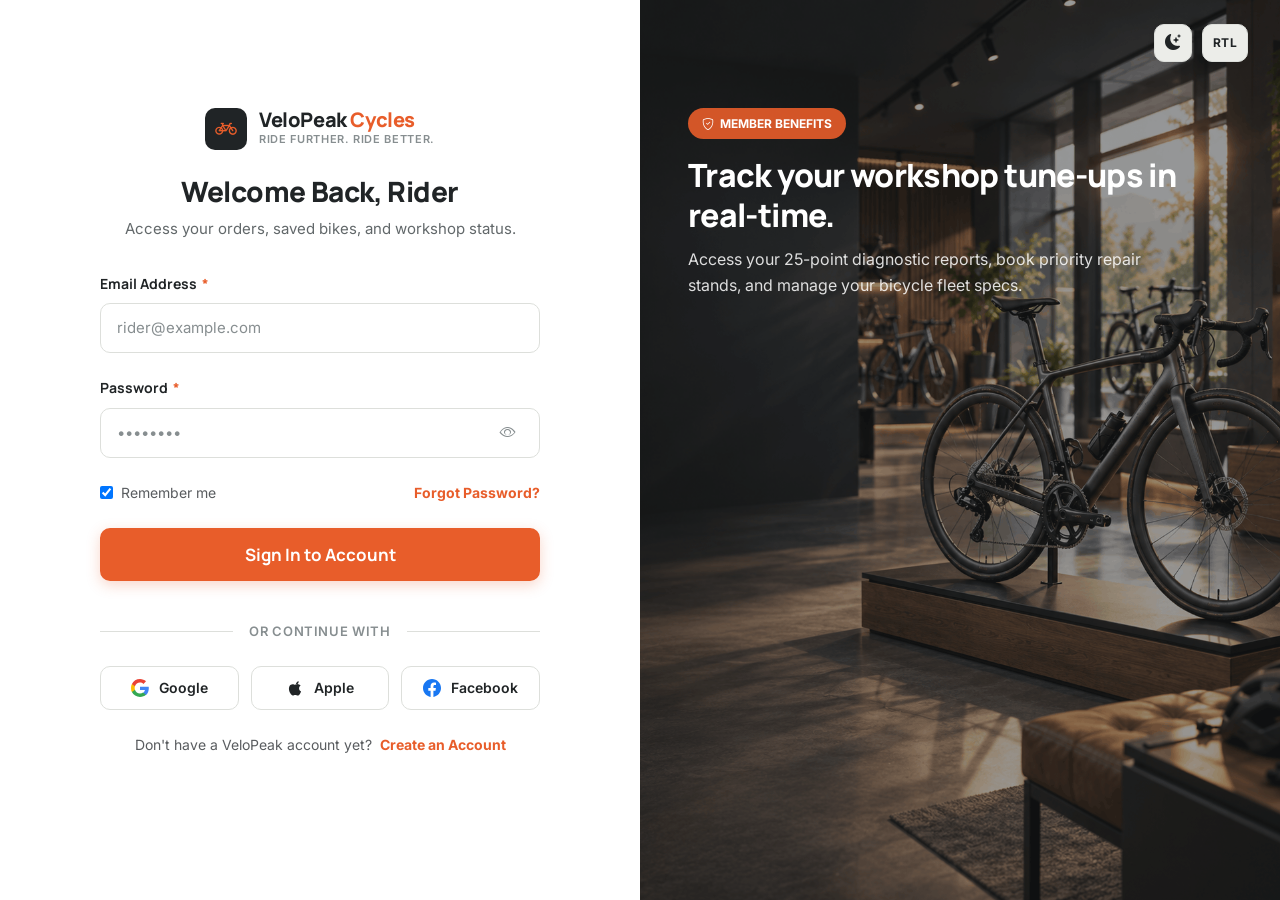
<file: login.html>
<!DOCTYPE html>
<html lang="en" data-theme="light" dir="ltr">
<head>
  <meta charset="UTF-8">
  <meta name="viewport" content="width=device-width, initial-scale=1.0">
  <title>Rider Sign In | VeloPeak Cycles</title>
  <meta name="description" content="Sign in to your VeloPeak Cycles account to manage orders, track workshop services, and view saved bikes.">
  
  <!-- Favicon -->
  <link rel="icon" type="image/svg+xml" href="assets/images/favicon.svg">
  <link rel="apple-touch-icon" href="assets/images/favicon.svg">
  <link href="https://cdn.jsdelivr.net/npm/bootstrap@5.3.3/dist/css/bootstrap.min.css" rel="stylesheet">
  <link rel="stylesheet" href="https://cdn.jsdelivr.net/npm/bootstrap-icons@1.11.3/font/bootstrap-icons.min.css">

  <link rel="stylesheet" href="css/main.css">
  <link rel="stylesheet" href="css/header.css">
  <link rel="stylesheet" href="css/buttons.css">
  <link rel="stylesheet" href="css/forms.css">
  <link rel="stylesheet" href="css/auth.css">
  <link rel="stylesheet" href="css/dark-theme.css">
  <link rel="stylesheet" href="css/rtl.css">
  <link rel="stylesheet" href="css/desktop.css">
  <link rel="stylesheet" href="css/tablet.css">
  <link rel="stylesheet" href="css/mobile.css">
</head>
<body>

  <div class="auth-page-wrapper">
    <!-- Top Right Controls (Theme & RTL) -->
    <div class="auth-header-controls">
      <button type="button" class="header-action-btn theme-toggle-btn" title="Toggle Dark/Light Mode">
        <i class="bi bi-moon-stars-fill"></i>
      </button>
      <button type="button" class="header-action-btn rtl-toggle-btn" title="Toggle RTL/LTR">
        <span>RTL</span>
      </button>
    </div>

    <div class="auth-grid-container">
      <!-- Left: Form Side -->
      <div class="auth-form-side">
        <div class="auth-form-card">
          <!-- Centered Brand Logo + Tagline -->
          <div class="auth-brand-center">
            <a href="index.html" class="navbar-brand text-decoration-none">
              <div class="brand-logo-icon">
                <i class="bi bi-bicycle"></i>
              </div>
              <div class="brand-text-group">
                <span class="brand-name">VeloPeak <span>Cycles</span></span>
                <span class="brand-tagline">Ride Further. Ride Better.</span>
              </div>
            </a>
            <h2 class="auth-title mt-4">Welcome Back, Rider</h2>
            <p class="auth-subtitle">Access your orders, saved bikes, and workshop status.</p>
          </div>

          <!-- Main Login Form -->
          <form id="rider-login-form" onsubmit="event.preventDefault(); showToast('Welcome back to VeloPeak Cycles!', 'success'); setTimeout(() => { window.location.href='index.html'; }, 1000);">
            <div class="form-group-custom">
              <label class="form-label-custom">Email Address <span class="required-star">*</span></label>
              <input type="email" class="form-control-custom" placeholder="rider@example.com" required>
            </div>

            <div class="form-group-custom">
              <label class="form-label-custom">Password <span class="required-star">*</span></label>
              <div class="password-input-wrap">
                <input id="login-password" type="password" class="form-control-custom" placeholder="••••••••" autocomplete="current-password" required>
                <button type="button" class="password-toggle-btn" data-password-toggle="login-password" aria-label="Show password" aria-pressed="false">
                  <i class="bi bi-eye" aria-hidden="true"></i>
                </button>
              </div>
            </div>

            <div class="login-options-row">
              <label class="d-flex align-items-center gap-2 small text-muted cursor-pointer mb-0">
                <input type="checkbox" checked> Remember me
              </label>
              <a href="forgot-password.html" class="small text-primary fw-bold text-decoration-none">Forgot Password?</a>
            </div>

            <button type="submit" class="btn-custom btn-primary-custom btn-lg-custom w-100 mb-3" id="login-submit-btn">
              Sign In to Account
            </button>
          </form>

          <!-- Third Party Login Options (Below Main Form Fields) -->
          <div class="auth-divider">Or continue with</div>
          <div class="social-auth-group mb-4">
            <button type="button" class="social-auth-btn" title="Sign in with Google">
              <svg width="18" height="18" viewBox="0 0 24 24"><path fill="#4285F4" d="M23.745 12.27c0-.7-.06-1.4-.19-2.07H12v4.51h6.6c-.29 1.52-1.14 2.82-2.4 3.68v3.05h3.88c2.27-2.09 3.66-5.17 3.66-9.17z"/><path fill="#34A853" d="M12 24c3.24 0 5.95-1.08 7.93-2.91l-3.88-3.05c-1.08.72-2.45 1.16-4.05 1.16-3.13 0-5.78-2.11-6.73-4.96H1.2v3.15C3.15 21.31 7.23 24 12 24z"/><path fill="#FBBC05" d="M5.27 14.24c-.25-.72-.38-1.49-.38-2.24s.13-1.52.38-2.24V6.6H1.2C.43 8.15 0 9.89 0 12s.43 3.85 1.2 5.4l4.07-3.16z"/><path fill="#EA4335" d="M12 4.75c1.77 0 3.35.61 4.6 1.8l3.42-3.42C17.95 1.19 15.24 0 12 0 7.23 0 3.15 2.69 1.2 6.6l4.07 3.15c.95-2.85 3.6-4.96 6.73-4.96z"/></svg> Google
            </button>
            <button type="button" class="social-auth-btn" title="Sign in with Apple">
              <svg width="18" height="18" viewBox="0 0 24 24" fill="currentColor"><path d="M18.71 19.5c-.83 1.24-1.71 2.45-3.05 2.47-1.34.03-1.77-.79-3.29-.79-1.53 0-2 .77-3.27.82-1.31.05-2.3-1.32-3.14-2.53C4.25 17 2.94 12.45 4.7 9.39c.87-1.52 2.43-2.48 4.12-2.51 1.28-.02 2.5.87 3.29.87.78 0 2.26-1.07 3.81-.91.65.03 2.47.26 3.64 1.98-.09.06-2.17 1.28-2.15 3.81.03 3.02 2.65 4.03 2.68 4.04-.03.07-.42 1.44-1.38 2.83M15.97 6.1c.64-.78 1.07-1.86.95-2.94-.94.04-2.08.63-2.74 1.41-.58.68-1.09 1.78-.95 2.84 1.05.08 2.1-.53 2.74-1.31z"/></svg> Apple
            </button>
            <button type="button" class="social-auth-btn" title="Sign in with Facebook">
              <svg width="18" height="18" viewBox="0 0 24 24" fill="#1877F2"><path d="M24 12.073c0-6.627-5.373-12-12-12s-12 5.373-12 12c0 5.99 4.388 10.954 10.125 11.854v-8.385H7.078v-3.47h3.047V9.43c0-3.007 1.792-4.669 4.533-4.669 1.312 0 2.686.235 2.686.235v2.953H15.83c-1.491 0-1.956.925-1.956 1.874v2.25h3.328l-.532 3.47h-2.796v8.385C19.612 23.027 24 18.062 24 12.073z"/></svg> Facebook
            </button>
          </div>

          <!-- Register Link -->
          <div class="text-center small text-muted">
            Don't have a VeloPeak account yet?
            <a href="register.html" class="fw-bold text-primary text-decoration-none ms-1">Create an Account</a>
          </div>
        </div>
      </div>

      <!-- Right: Unique Photography Side -->
      <div class="auth-image-side">
        <img src="assets/images/auth/login.png" alt="VeloPeak Workshop at Night" class="auth-bg-img">
        <div class="auth-image-overlay-content">
          <span class="auth-quote-badge"><i class="bi bi-shield-check"></i> Member Benefits</span>
          <h3 class="auth-quote-title">Track your workshop tune-ups in real-time.</h3>
          <p class="auth-quote-desc">
            Access your 25-point diagnostic reports, book priority repair stands, and manage your bicycle fleet specs.
          </p>
        </div>
      </div>
    </div>
  </div>

  <script src="https://cdn.jsdelivr.net/npm/bootstrap@5.3.3/dist/js/bootstrap.bundle.min.js"></script>
  <script src="js/main.js"></script>
</body>
</html>
</file>
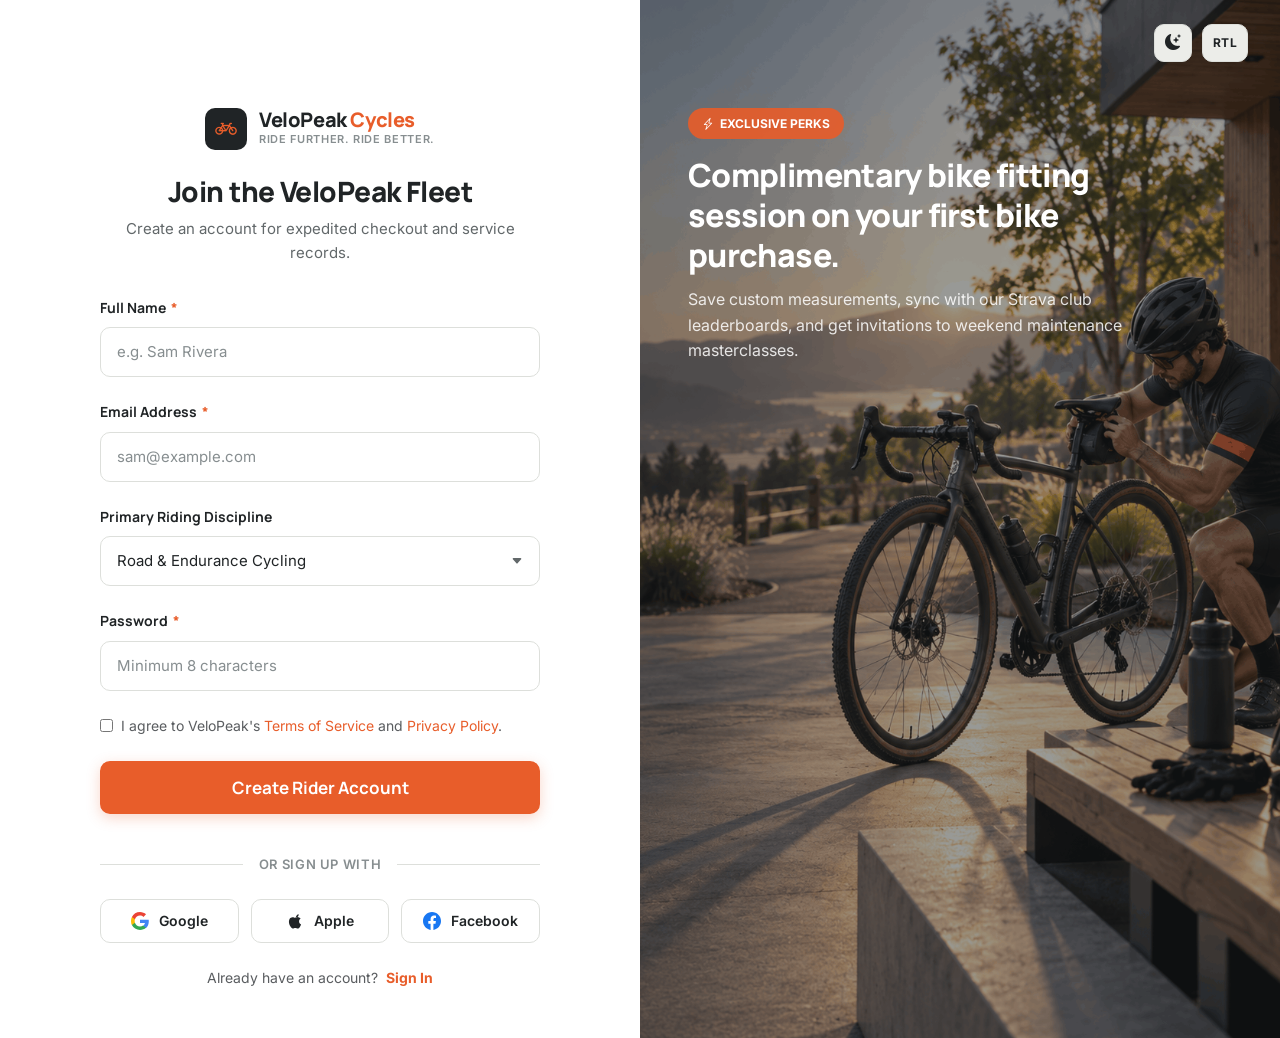
<file: register.html>
<!DOCTYPE html>
<html lang="en" data-theme="light" dir="ltr">
<head>
  <meta charset="UTF-8">
  <meta name="viewport" content="width=device-width, initial-scale=1.0">
  <title>Create Rider Account | VeloPeak Cycles</title>
  <meta name="description" content="Join VeloPeak Cycles. Create an account to access test ride priority, exclusive bike clinics, and maintenance history.">
  
  <!-- Favicon -->
  <link rel="icon" type="image/svg+xml" href="assets/images/favicon.svg">
  <link rel="apple-touch-icon" href="assets/images/favicon.svg">
  <link href="https://cdn.jsdelivr.net/npm/bootstrap@5.3.3/dist/css/bootstrap.min.css" rel="stylesheet">
  <link rel="stylesheet" href="https://cdn.jsdelivr.net/npm/bootstrap-icons@1.11.3/font/bootstrap-icons.min.css">

  <link rel="stylesheet" href="css/main.css">
  <link rel="stylesheet" href="css/header.css">
  <link rel="stylesheet" href="css/buttons.css">
  <link rel="stylesheet" href="css/forms.css">
  <link rel="stylesheet" href="css/auth.css">
  <link rel="stylesheet" href="css/dark-theme.css">
  <link rel="stylesheet" href="css/rtl.css">
  <link rel="stylesheet" href="css/desktop.css">
  <link rel="stylesheet" href="css/tablet.css">
  <link rel="stylesheet" href="css/mobile.css">
</head>
<body>

  <div class="auth-page-wrapper">
    <!-- Top Right Controls (Theme & RTL) -->
    <div class="auth-header-controls">
      <button type="button" class="header-action-btn theme-toggle-btn" title="Toggle Dark/Light Mode">
        <i class="bi bi-moon-stars-fill"></i>
      </button>
      <button type="button" class="header-action-btn rtl-toggle-btn" title="Toggle RTL/LTR">
        <span>RTL</span>
      </button>
    </div>

    <div class="auth-grid-container">
      <!-- Left: Form Side -->
      <div class="auth-form-side">
        <div class="auth-form-card">
          <!-- Centered Brand Logo + Tagline -->
          <div class="auth-brand-center">
            <a href="index.html" class="navbar-brand text-decoration-none">
              <div class="brand-logo-icon">
                <i class="bi bi-bicycle"></i>
              </div>
              <div class="brand-text-group">
                <span class="brand-name">VeloPeak <span>Cycles</span></span>
                <span class="brand-tagline">Ride Further. Ride Better.</span>
              </div>
            </a>
            <h2 class="auth-title mt-4">Join the VeloPeak Fleet</h2>
            <p class="auth-subtitle">Create an account for expedited checkout and service records.</p>
          </div>

          <!-- Registration Form -->
          <form id="rider-register-form" onsubmit="event.preventDefault(); showToast('Account created successfully! Welcome to VeloPeak.', 'success'); setTimeout(() => { window.location.href='index.html'; }, 1000);">
            <div class="form-group-custom">
              <label class="form-label-custom">Full Name <span class="required-star">*</span></label>
              <input type="text" class="form-control-custom" placeholder="e.g. Sam Rivera" required>
            </div>

            <div class="form-group-custom">
              <label class="form-label-custom">Email Address <span class="required-star">*</span></label>
              <input type="email" class="form-control-custom" placeholder="sam@example.com" required>
            </div>

            <div class="form-group-custom">
              <label class="form-label-custom">Primary Riding Discipline</label>
              <select class="form-control-custom form-select-custom">
                <option value="Road">Road & Endurance Cycling</option>
                <option value="Mountain">Mountain & Singletrack Trail</option>
                <option value="Hybrid">Urban Commute & City</option>
                <option value="Electric">Electric Bike Mobility</option>
              </select>
            </div>

            <div class="form-group-custom">
              <label class="form-label-custom">Password <span class="required-star">*</span></label>
              <input type="password" class="form-control-custom" placeholder="Minimum 8 characters" required>
            </div>

            <div class="d-flex align-items-center mb-4">
              <label class="d-flex align-items-start gap-2 small text-muted cursor-pointer mb-0">
                <input type="checkbox" required class="mt-1">
                <span>I agree to VeloPeak's <a href="contact.html" class="text-primary text-decoration-none">Terms of Service</a> and <a href="contact.html" class="text-primary text-decoration-none">Privacy Policy</a>.</span>
              </label>
            </div>

            <button type="submit" class="btn-custom btn-primary-custom btn-lg-custom w-100 mb-3" id="register-submit-btn">
              Create Rider Account
            </button>
          </form>

          <!-- Third Party Registration Options (Below Main Form Fields) -->
          <div class="auth-divider">Or sign up with</div>
          <div class="social-auth-group mb-4">
            <button type="button" class="social-auth-btn" title="Sign up with Google">
              <svg width="18" height="18" viewBox="0 0 24 24"><path fill="#4285F4" d="M23.745 12.27c0-.7-.06-1.4-.19-2.07H12v4.51h6.6c-.29 1.52-1.14 2.82-2.4 3.68v3.05h3.88c2.27-2.09 3.66-5.17 3.66-9.17z"/><path fill="#34A853" d="M12 24c3.24 0 5.95-1.08 7.93-2.91l-3.88-3.05c-1.08.72-2.45 1.16-4.05 1.16-3.13 0-5.78-2.11-6.73-4.96H1.2v3.15C3.15 21.31 7.23 24 12 24z"/><path fill="#FBBC05" d="M5.27 14.24c-.25-.72-.38-1.49-.38-2.24s.13-1.52.38-2.24V6.6H1.2C.43 8.15 0 9.89 0 12s.43 3.85 1.2 5.4l4.07-3.16z"/><path fill="#EA4335" d="M12 4.75c1.77 0 3.35.61 4.6 1.8l3.42-3.42C17.95 1.19 15.24 0 12 0 7.23 0 3.15 2.69 1.2 6.6l4.07 3.15c.95-2.85 3.6-4.96 6.73-4.96z"/></svg> Google
            </button>
            <button type="button" class="social-auth-btn" title="Sign up with Apple">
              <svg width="18" height="18" viewBox="0 0 24 24" fill="currentColor"><path d="M18.71 19.5c-.83 1.24-1.71 2.45-3.05 2.47-1.34.03-1.77-.79-3.29-.79-1.53 0-2 .77-3.27.82-1.31.05-2.3-1.32-3.14-2.53C4.25 17 2.94 12.45 4.7 9.39c.87-1.52 2.43-2.48 4.12-2.51 1.28-.02 2.5.87 3.29.87.78 0 2.26-1.07 3.81-.91.65.03 2.47.26 3.64 1.98-.09.06-2.17 1.28-2.15 3.81.03 3.02 2.65 4.03 2.68 4.04-.03.07-.42 1.44-1.38 2.83M15.97 6.1c.64-.78 1.07-1.86.95-2.94-.94.04-2.08.63-2.74 1.41-.58.68-1.09 1.78-.95 2.84 1.05.08 2.1-.53 2.74-1.31z"/></svg> Apple
            </button>
            <button type="button" class="social-auth-btn" title="Sign up with Facebook">
              <svg width="18" height="18" viewBox="0 0 24 24" fill="#1877F2"><path d="M24 12.073c0-6.627-5.373-12-12-12s-12 5.373-12 12c0 5.99 4.388 10.954 10.125 11.854v-8.385H7.078v-3.47h3.047V9.43c0-3.007 1.792-4.669 4.533-4.669 1.312 0 2.686.235 2.686.235v2.953H15.83c-1.491 0-1.956.925-1.956 1.874v2.25h3.328l-.532 3.47h-2.796v8.385C19.612 23.027 24 18.062 24 12.073z"/></svg> Facebook
            </button>
          </div>

          <!-- Login Link -->
          <div class="text-center small text-muted">
            Already have an account?
            <a href="login.html" class="fw-bold text-primary text-decoration-none ms-1">Sign In</a>
          </div>
        </div>
      </div>

      <!-- Right: Unique Photography Side -->
      <div class="auth-image-side">
        <img src="assets/images/auth/register.png" alt="Cyclist preparing gear before morning ride" class="auth-bg-img">
        <div class="auth-image-overlay-content">
          <span class="auth-quote-badge"><i class="bi bi-lightning-charge"></i> Exclusive Perks</span>
          <h3 class="auth-quote-title">Complimentary bike fitting session on your first bike purchase.</h3>
          <p class="auth-quote-desc">
            Save custom measurements, sync with our Strava club leaderboards, and get invitations to weekend maintenance masterclasses.
          </p>
        </div>
      </div>
    </div>
  </div>

  <script src="https://cdn.jsdelivr.net/npm/bootstrap@5.3.3/dist/js/bootstrap.bundle.min.js"></script>
  <script src="js/main.js"></script>
</body>
</html>
</file>
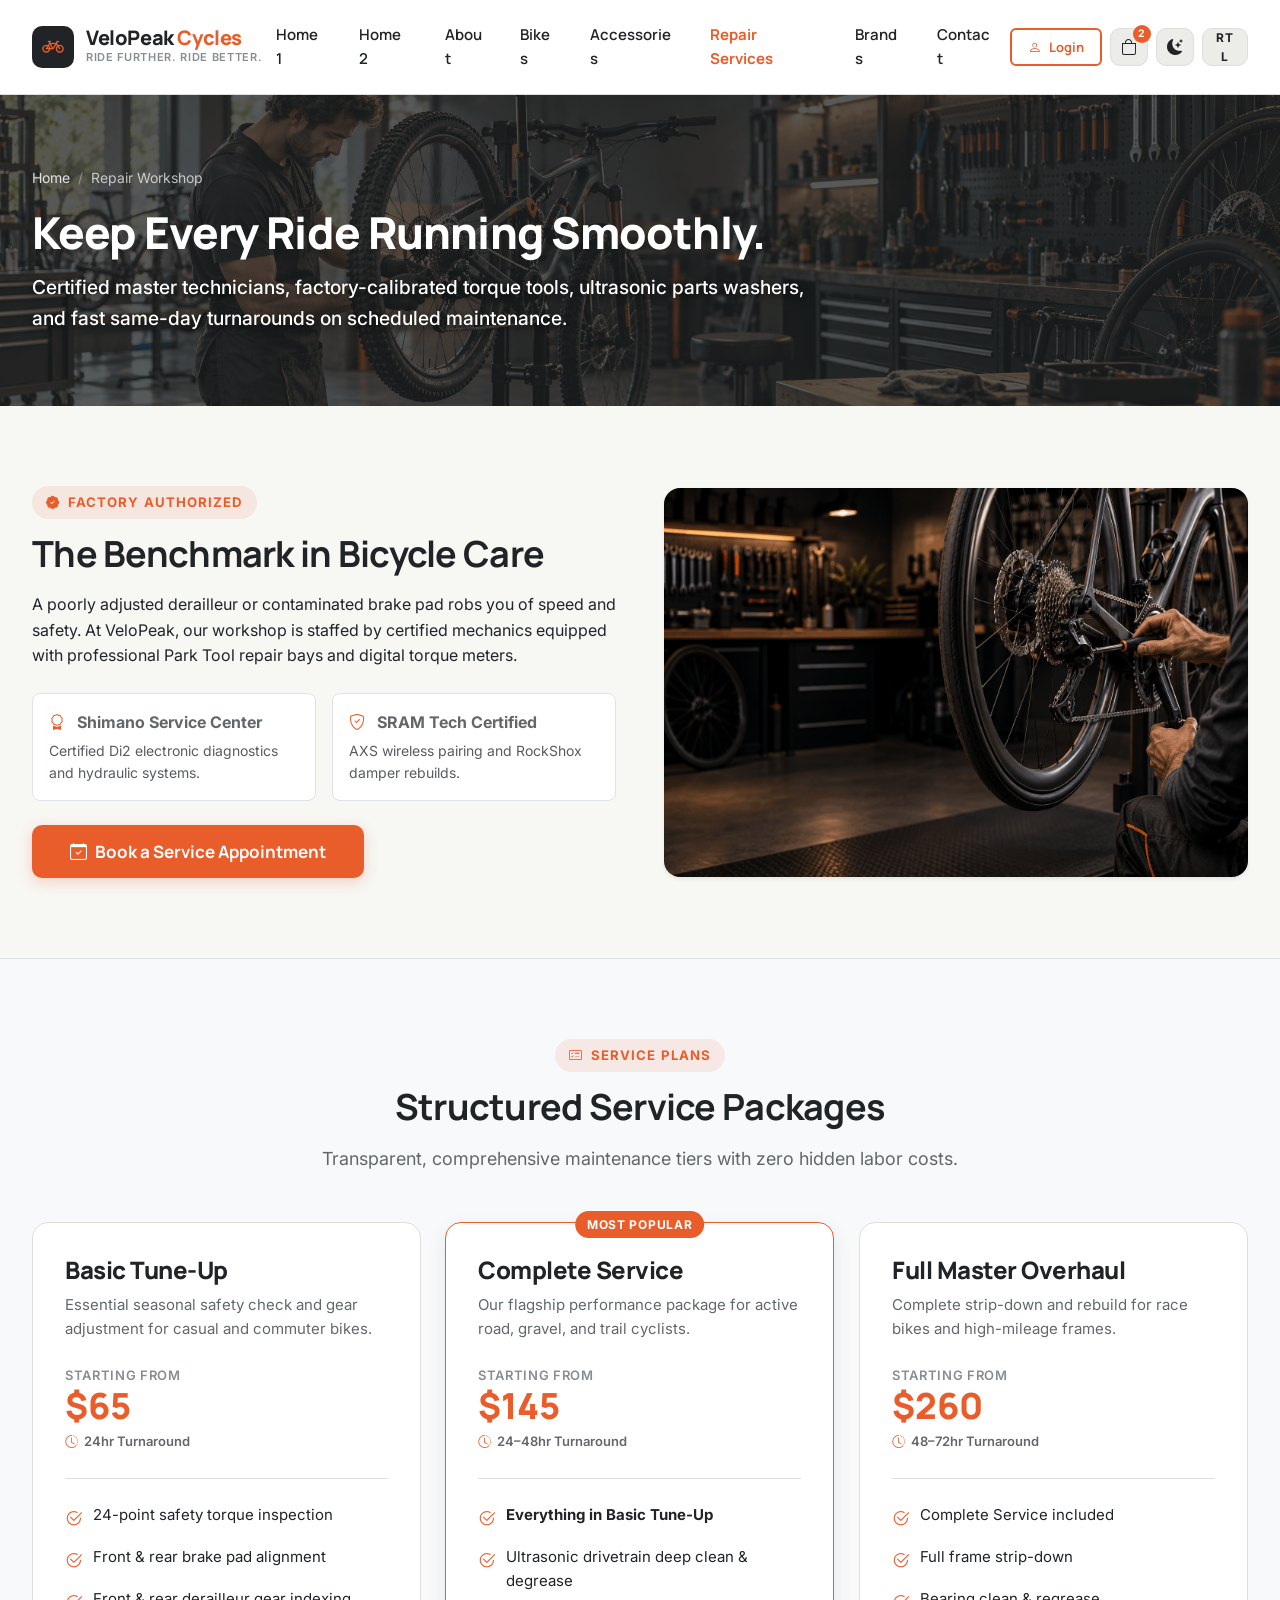
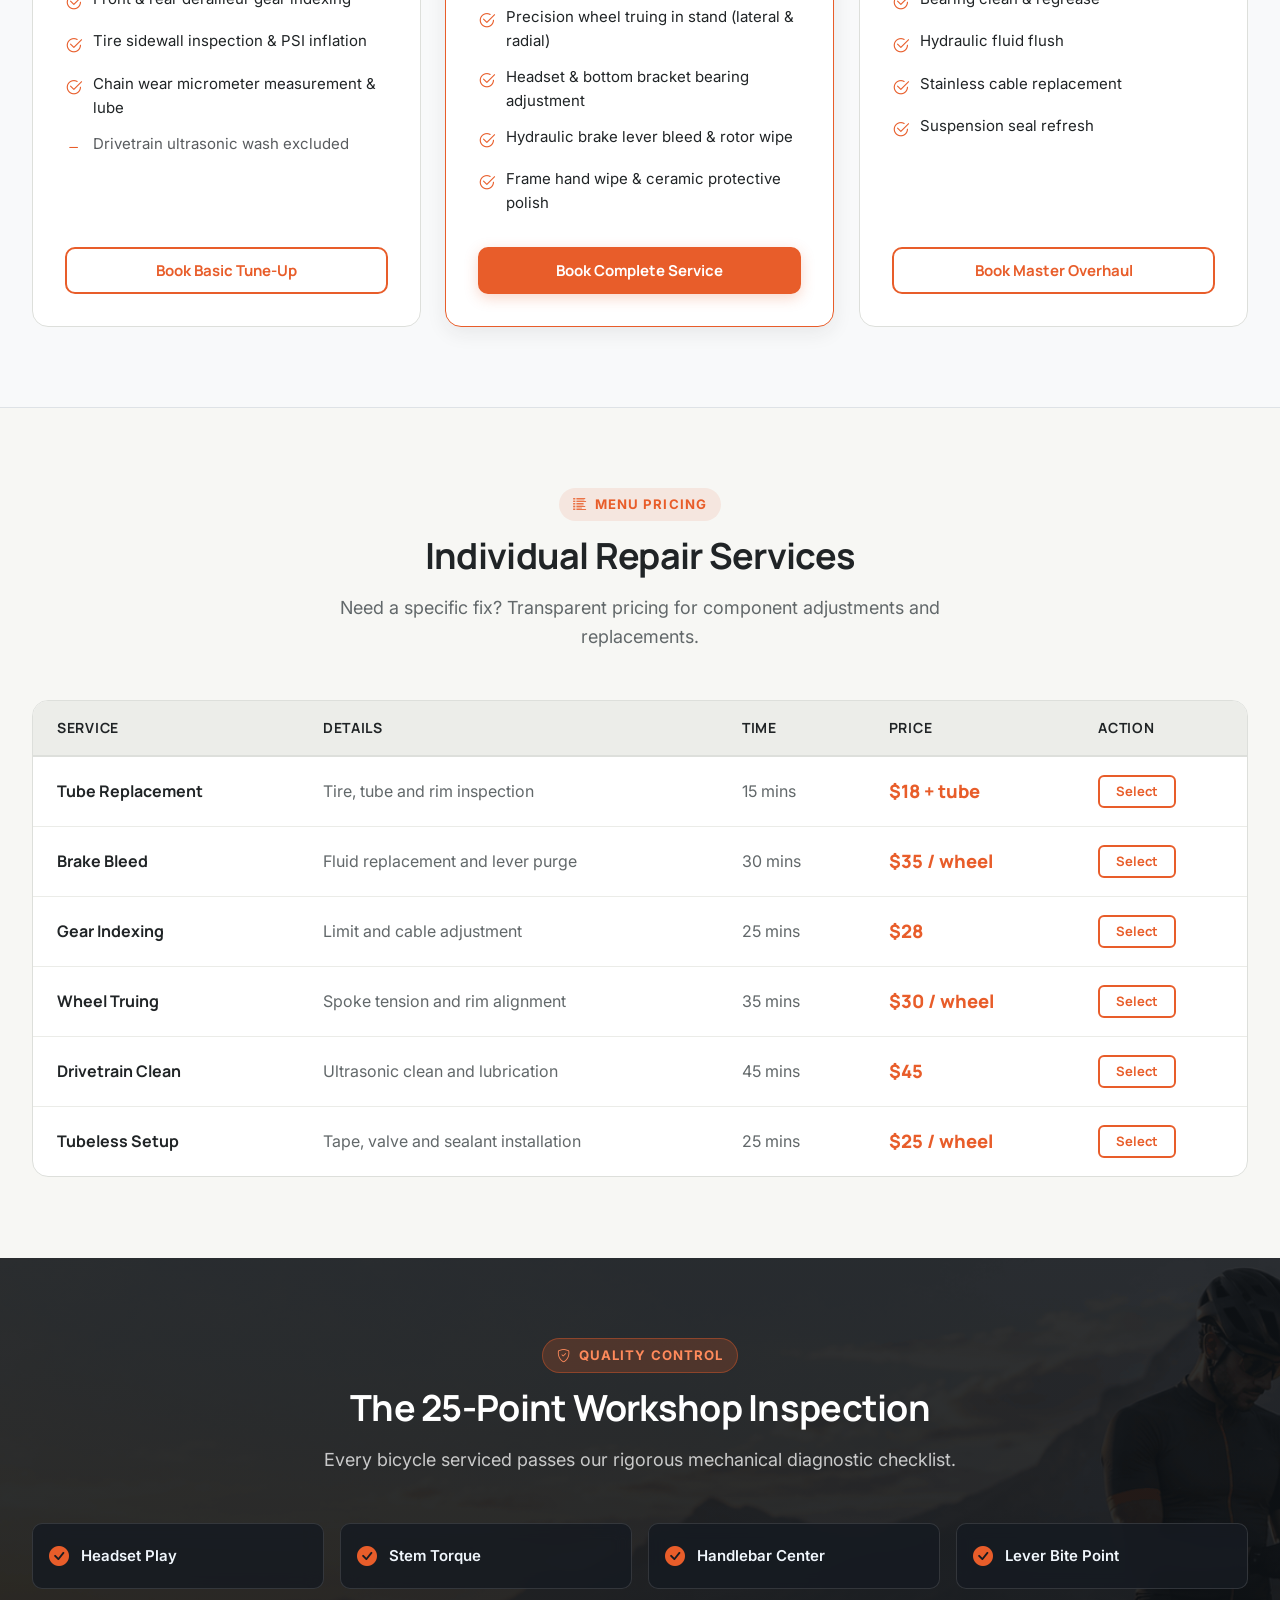
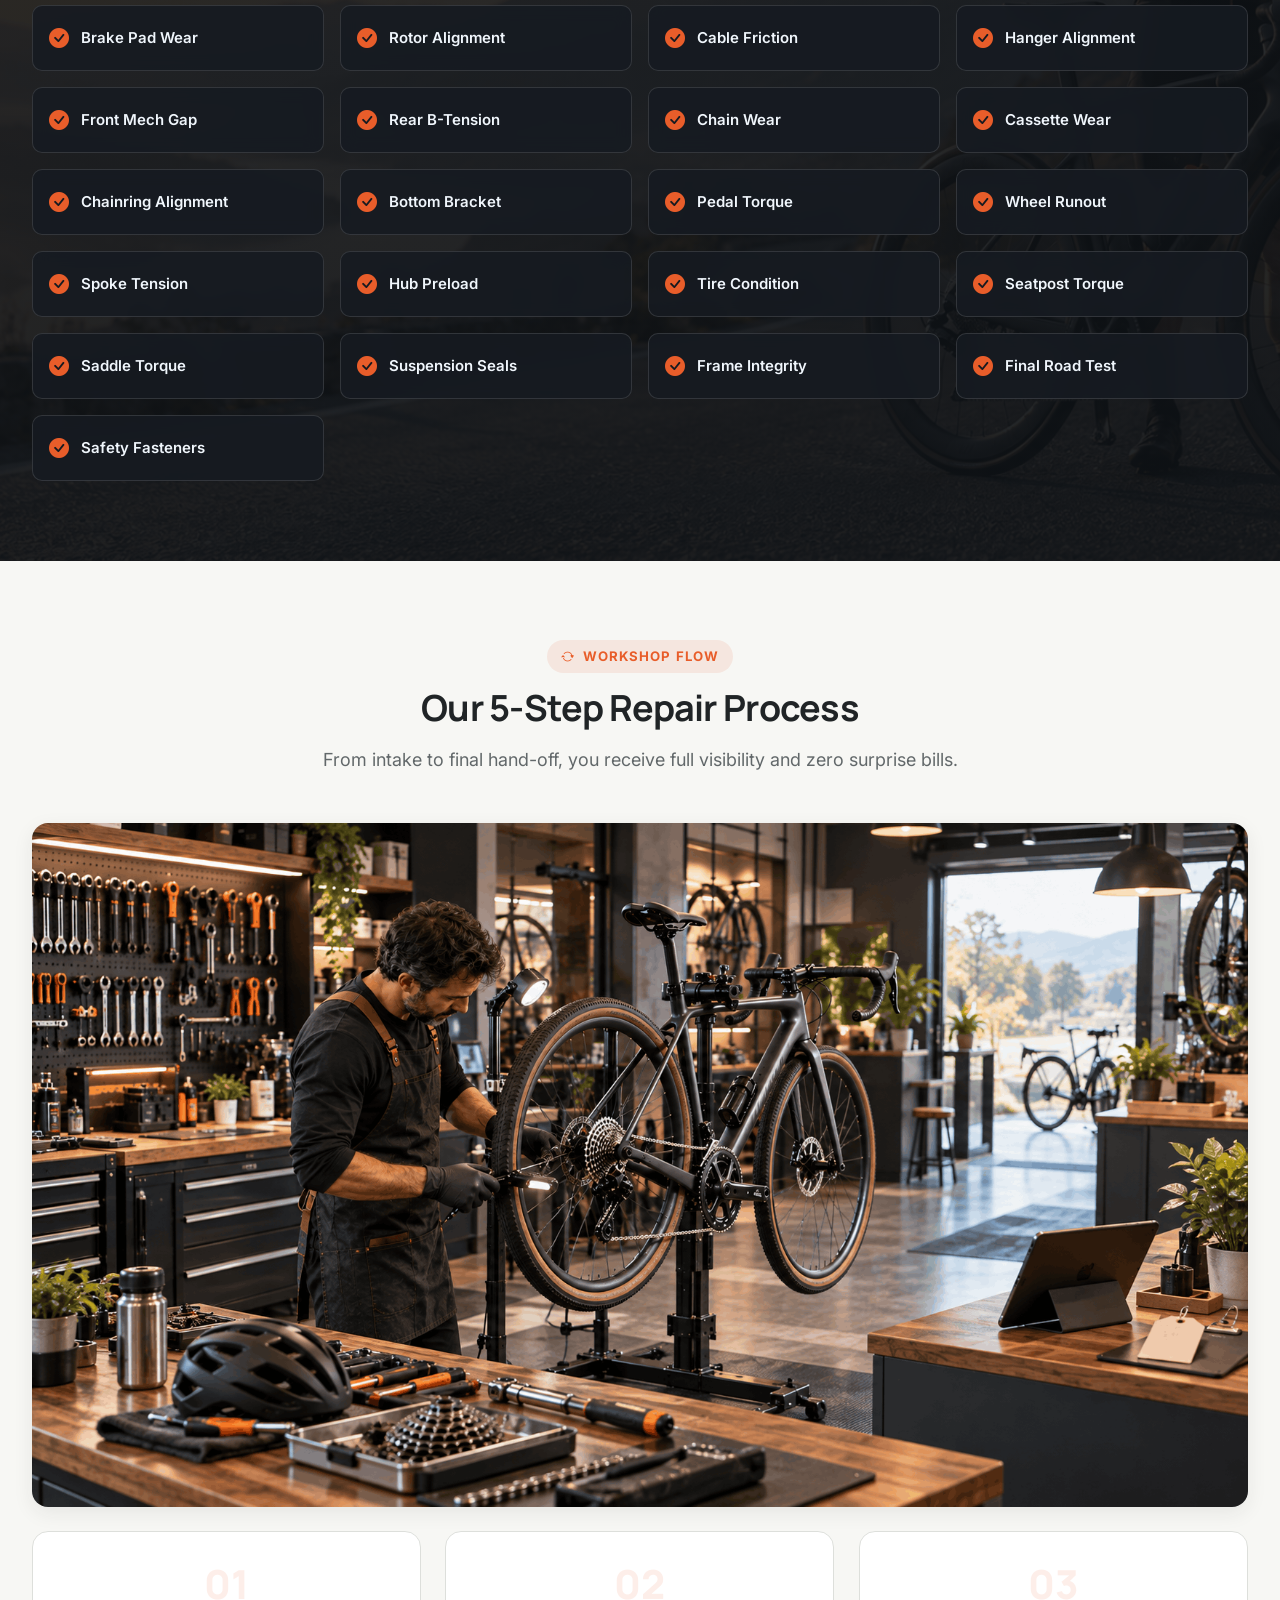
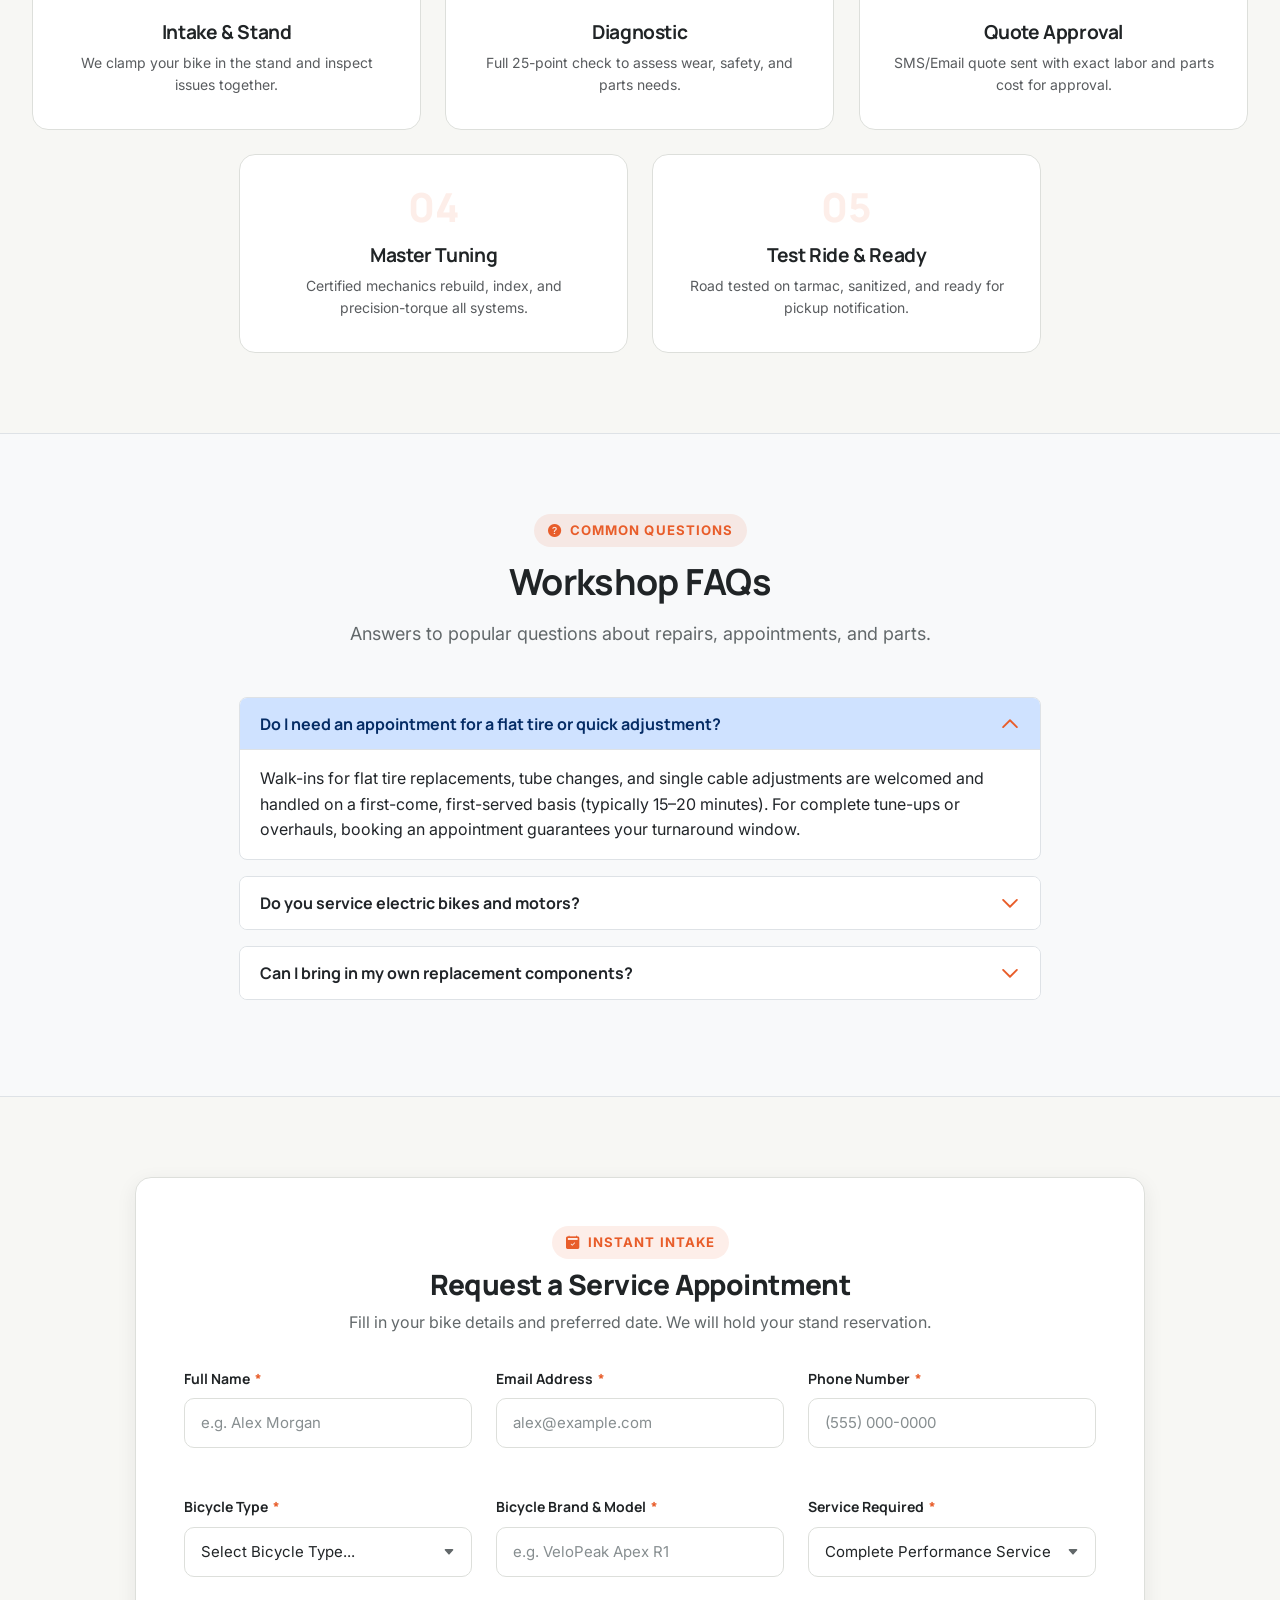
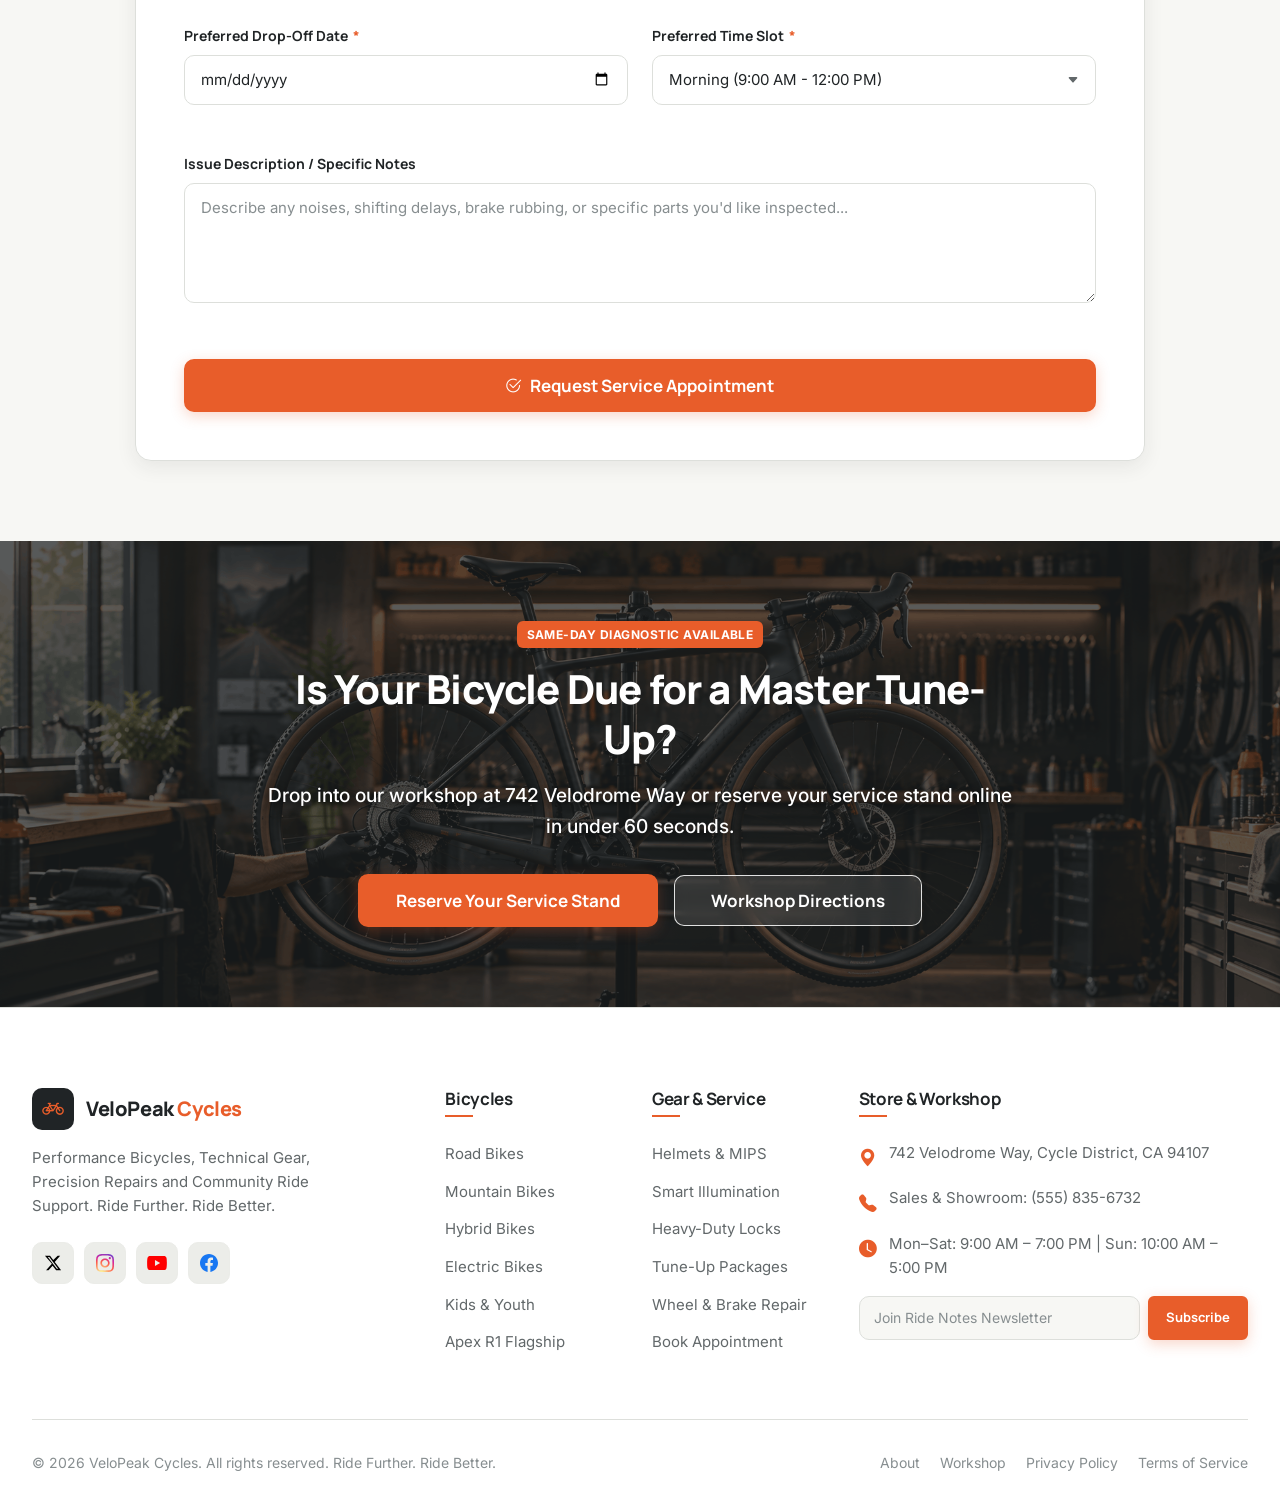
<file: services.html>
<!DOCTYPE html>
<html lang="en" data-theme="light" dir="ltr">
<head>
  <meta charset="UTF-8">
  <meta name="viewport" content="width=device-width, initial-scale=1.0">
  <title>Bicycle Repair & Maintenance Services | VeloPeak Master Workshop</title>
  <meta name="description" content="Certified bicycle repair and maintenance services by VeloPeak Cycles. Tune-up packages, hydraulic brake bleeds, wheel truing, and 24-point safety inspections.">
  
  <!-- Favicon -->
  <link rel="icon" type="image/svg+xml" href="assets/images/favicon.svg">
  <link rel="apple-touch-icon" href="assets/images/favicon.svg">
  <link href="https://cdn.jsdelivr.net/npm/bootstrap@5.3.3/dist/css/bootstrap.min.css" rel="stylesheet">
  <link rel="stylesheet" href="https://cdn.jsdelivr.net/npm/bootstrap-icons@1.11.3/font/bootstrap-icons.min.css">

  <link rel="stylesheet" href="css/main.css">
  <link rel="stylesheet" href="css/header.css">
  <link rel="stylesheet" href="css/buttons.css">
  <link rel="stylesheet" href="css/bikes.css">
  <link rel="stylesheet" href="css/accessories.css">
  <link rel="stylesheet" href="css/services.css">
  <link rel="stylesheet" href="css/filters.css">
  <link rel="stylesheet" href="css/forms.css">
  <link rel="stylesheet" href="css/auth.css">
  <link rel="stylesheet" href="css/footer.css">
  <link rel="stylesheet" href="css/dark-theme.css">
  <link rel="stylesheet" href="css/rtl.css">
  <link rel="stylesheet" href="css/desktop.css">
  <link rel="stylesheet" href="css/tablet.css">
  <link rel="stylesheet" href="css/mobile.css">
</head>
<body>

  <!-- ==================== HEADER ==================== -->
  <header class="site-header">
    <div class="site-container">
      <nav class="navbar navbar-expand-lg navbar-light">
        <a class="navbar-brand" href="index.html" id="brand-logo-link">
          <div class="brand-logo-icon"><i class="bi bi-bicycle"></i></div>
          <div class="brand-text-group">
            <span class="brand-name">VeloPeak <span>Cycles</span></span>
            <span class="brand-tagline">Ride Further. Ride Better.</span>
          </div>
        </a>

        <div class="collapse navbar-collapse justify-content-center" id="navbarMain">
          <ul class="navbar-nav mb-2 mb-lg-0 gap-1">
            <li class="nav-item"><a class="nav-link" href="index.html">Home 1</a></li>
            <li class="nav-item"><a class="nav-link" href="home-2.html">Home 2</a></li>
            <li class="nav-item"><a class="nav-link" href="about.html">About</a></li>
            <li class="nav-item"><a class="nav-link" href="bikes.html">Bikes</a></li>
            <li class="nav-item"><a class="nav-link" href="accessories.html">Accessories</a></li>
            <li class="nav-item"><a class="nav-link active" href="services.html">Repair Services</a></li>
            <li class="nav-item"><a class="nav-link" href="brands.html">Brands</a></li>
            <li class="nav-item"><a class="nav-link" href="contact.html">Contact</a></li>
          </ul>
        </div>

        <div class="header-actions">
          <a href="login.html" class="btn-custom btn-secondary-custom btn-sm-custom d-none d-sm-inline-flex">
            <i class="bi bi-person"></i> Login
          </a>
          <a href="bikes.html" class="header-action-btn" title="View Cart">
            <i class="bi bi-bag"></i>
            <span class="badge-pill cart-count-badge">2</span>
          </a>
          <button type="button" class="header-action-btn theme-toggle-btn" title="Toggle Dark/Light Mode">
            <i class="bi bi-moon-stars-fill"></i>
          </button>
          <button type="button" class="header-action-btn rtl-toggle-btn" title="Toggle RTL/LTR">
            <span>RTL</span>
          </button>
          <button class="navbar-toggler header-action-btn d-lg-none" type="button" data-bs-toggle="offcanvas" data-bs-target="#mobileMenuOffcanvas">
            <i class="bi bi-list fs-5"></i>
          </button>
        </div>
      </nav>
    </div>
  </header>

  <!-- Mobile Offcanvas Menu -->
  <div class="offcanvas offcanvas-start" tabindex="-1" id="mobileMenuOffcanvas">
    <div class="offcanvas-header">
      <div class="d-flex align-items-center gap-2">
        <div class="brand-logo-icon" style="width:36px;height:36px;font-size:1.1rem;"><i class="bi bi-bicycle"></i></div>
        <span class="brand-name fs-5">VeloPeak <span>Cycles</span></span>
      </div>
      <button type="button" class="btn-close text-reset" data-bs-dismiss="offcanvas"></button>
    </div>
    <div class="offcanvas-body">
      <div class="d-flex flex-column mb-4">
        <a class="offcanvas-nav-link" href="index.html">Home 1 <i class="bi bi-chevron-right"></i></a>
        <a class="offcanvas-nav-link" href="home-2.html">Home 2 <i class="bi bi-chevron-right"></i></a>
        <a class="offcanvas-nav-link" href="about.html">About</a>
        <a class="offcanvas-nav-link" href="bikes.html">Bikes <i class="bi bi-chevron-right"></i></a>
        <a class="offcanvas-nav-link" href="accessories.html">Accessories <i class="bi bi-chevron-right"></i></a>
        <a class="offcanvas-nav-link active" href="services.html">Repair Services <i class="bi bi-chevron-right"></i></a>
        <a class="offcanvas-nav-link" href="brands.html">Brands <i class="bi bi-chevron-right"></i></a>
        <a class="offcanvas-nav-link" href="contact.html">Contact <i class="bi bi-chevron-right"></i></a>
      </div>
      <div class="mt-auto pt-3 border-top header-actions-drawer">
        <a href="login.html" class="btn-custom btn-secondary-custom btn-sm-custom">
          <i class="bi bi-person"></i> Login
        </a>
        <a href="bikes.html" class="header-action-btn" title="View Cart">
          <i class="bi bi-bag"></i>
          <span class="badge-pill cart-count-badge">2</span>
        </a>
        <button type="button" class="header-action-btn theme-toggle-btn" title="Toggle Dark/Light Mode">
          <i class="bi bi-moon-stars-fill"></i>
        </button>
        <button type="button" class="header-action-btn rtl-toggle-btn" title="Toggle RTL/LTR">
          <span>RTL</span>
        </button>
      </div>
    </div>
  </div>

  <main>
    <!-- ==================== PAGE BANNER ==================== -->
    <section class="page-banner">
      <img src="assets/images/hero/repair-services-banner.png" alt="Master Repair Workshop" class="page-banner-bg">
      <div class="site-container">
        <div class="page-banner-content">
          <nav class="breadcrumb-nav">
            <a href="index.html">Home</a>
            <span class="breadcrumb-separator">/</span>
            <span>Repair Workshop</span>
          </nav>
          <h1 class="page-banner-title">Keep Every Ride Running Smoothly.</h1>
          <p class="page-banner-subtitle">
            Certified master technicians, factory-calibrated torque tools, ultrasonic parts washers, and fast same-day turnarounds on scheduled maintenance.
          </p>
        </div>
      </div>
    </section>

    <!-- ==================== 1. WORKSHOP INTRODUCTION ==================== -->
    <section class="section-padding" id="workshop-intro">
      <div class="site-container">
        <div class="row align-items-center g-5 workshop-intro-grid">
          <div class="col-lg-6">
            <span class="section-badge"><i class="bi bi-patch-check-fill"></i> Factory Authorized</span>
            <h2 class="section-title">The Benchmark in Bicycle Care</h2>
            <p class="text-body mb-4">
              A poorly adjusted derailleur or contaminated brake pad robs you of speed and safety. At VeloPeak, our workshop is staffed by certified mechanics equipped with professional Park Tool repair bays and digital torque meters.
            </p>
            <div class="row g-3 mb-4 service-certification-grid">
              <div class="col-sm-6">
                <div class="p-3 bg-white rounded-3 border">
                  <div class="fw-bold text-heading mb-1"><i class="bi bi-award text-primary me-2"></i> Shimano Service Center</div>
                  <p class="small text-muted mb-0">Certified Di2 electronic diagnostics and hydraulic systems.</p>
                </div>
              </div>
              <div class="col-sm-6">
                <div class="p-3 bg-white rounded-3 border">
                  <div class="fw-bold text-heading mb-1"><i class="bi bi-shield-check text-primary me-2"></i> SRAM Tech Certified</div>
                  <p class="small text-muted mb-0">AXS wireless pairing and RockShox damper rebuilds.</p>
                </div>
              </div>
            </div>
            <a href="#booking-section" class="btn-custom btn-primary-custom btn-lg-custom">
              <i class="bi bi-calendar-check"></i> Book a Service Appointment
            </a>
          </div>
          <div class="col-lg-6">
            <img src="assets/images/pages/workshop_diagnostic.png" alt="VeloPeak workshop diagnostic bay" class="img-fluid rounded-4 shadow-sm w-100">
          </div>
        </div>
      </div>
    </section>

    <!-- ==================== 2. SERVICE PACKAGES ==================== -->
    <section class="section-padding bg-light border-top border-bottom" id="pricing-section">
      <div class="site-container">
        <div class="section-header text-center">
          <span class="section-badge"><i class="bi bi-card-checklist"></i> Service Plans</span>
          <h2 class="section-title">Structured Service Packages</h2>
          <p class="section-subtitle">Transparent, comprehensive maintenance tiers with zero hidden labor costs.</p>
        </div>

        <div class="row g-4 service-pricing-grid">
          <!-- Package 1: Basic Tune-Up -->
          <div class="col-lg-4 col-md-6">
            <div class="package-card">
              <h3 class="package-name">Basic Tune-Up</h3>
              <p class="package-desc">Essential seasonal safety check and gear adjustment for casual and commuter bikes.</p>
              
              <div class="package-price-wrap">
                <span class="package-price-sub">Starting from</span>
                <div class="package-price">$65</div>
                <div class="package-turnaround"><i class="bi bi-clock-history text-primary"></i> 24hr Turnaround</div>
              </div>

              <ul class="package-features-list">
                <li class="package-feature-item"><i class="bi bi-check2-circle"></i> 24-point safety torque inspection</li>
                <li class="package-feature-item"><i class="bi bi-check2-circle"></i> Front & rear brake pad alignment</li>
                <li class="package-feature-item"><i class="bi bi-check2-circle"></i> Front & rear derailleur gear indexing</li>
                <li class="package-feature-item"><i class="bi bi-check2-circle"></i> Tire sidewall inspection & PSI inflation</li>
                <li class="package-feature-item"><i class="bi bi-check2-circle"></i> Chain wear micrometer measurement & lube</li>
                <li class="package-feature-item text-muted"><i class="bi bi-dash"></i> Drivetrain ultrasonic wash excluded</li>
              </ul>

              <div class="package-card-action">
                <a href="#booking-section" class="btn-custom btn-secondary-custom w-100" onclick="document.getElementById('booking-service-select').value='Basic Tune-Up ($65)';">Book Basic Tune-Up</a>
              </div>
            </div>
          </div>

          <!-- Package 2: Complete Service (Featured) -->
          <div class="col-lg-4 col-md-6">
            <div class="package-card featured">
              <span class="package-ribbon">Most Popular</span>
              <h3 class="package-name">Complete Service</h3>
              <p class="package-desc">Our flagship performance package for active road, gravel, and trail cyclists.</p>
              
              <div class="package-price-wrap">
                <span class="package-price-sub">Starting from</span>
                <div class="package-price">$145</div>
                <div class="package-turnaround"><i class="bi bi-clock-history text-primary"></i> 24–48hr Turnaround</div>
              </div>

              <ul class="package-features-list">
                <li class="package-feature-item"><i class="bi bi-check2-circle"></i> <strong>Everything in Basic Tune-Up</strong></li>
                <li class="package-feature-item"><i class="bi bi-check2-circle"></i> Ultrasonic drivetrain deep clean & degrease</li>
                <li class="package-feature-item"><i class="bi bi-check2-circle"></i> Precision wheel truing in stand (lateral & radial)</li>
                <li class="package-feature-item"><i class="bi bi-check2-circle"></i> Headset & bottom bracket bearing adjustment</li>
                <li class="package-feature-item"><i class="bi bi-check2-circle"></i> Hydraulic brake lever bleed & rotor wipe</li>
                <li class="package-feature-item"><i class="bi bi-check2-circle"></i> Frame hand wipe & ceramic protective polish</li>
              </ul>

              <div class="package-card-action">
                <a href="#booking-section" class="btn-custom btn-primary-custom w-100" onclick="document.getElementById('booking-service-select').value='Complete Performance Service ($145)';">Book Complete Service</a>
              </div>
            </div>
          </div>

          <!-- Package 3: Full Workshop Service -->
          <div class="col-lg-4 col-md-12">
            <div class="package-card">
              <h3 class="package-name">Full Master Overhaul</h3>
              <p class="package-desc">Complete strip-down and rebuild for race bikes and high-mileage frames.</p>
              
              <div class="package-price-wrap">
                <span class="package-price-sub">Starting from</span>
                <div class="package-price">$260</div>
                <div class="package-turnaround"><i class="bi bi-clock-history text-primary"></i> 48–72hr Turnaround</div>
              </div>

              <ul class="package-features-list">
                <li class="package-feature-item"><i class="bi bi-check2-circle"></i> Complete Service included</li>
                <li class="package-feature-item"><i class="bi bi-check2-circle"></i> Full frame strip-down</li>
                <li class="package-feature-item"><i class="bi bi-check2-circle"></i> Bearing clean & regrease</li>
                <li class="package-feature-item"><i class="bi bi-check2-circle"></i> Hydraulic fluid flush</li>
                <li class="package-feature-item"><i class="bi bi-check2-circle"></i> Stainless cable replacement</li>
                <li class="package-feature-item"><i class="bi bi-check2-circle"></i> Suspension seal refresh</li>
              </ul>

              <div class="package-card-action">
                <a href="#booking-section" class="btn-custom btn-secondary-custom w-100" onclick="document.getElementById('booking-service-select').value='Full Master Workshop Overhaul ($260)';">Book Master Overhaul</a>
              </div>
            </div>
          </div>
        </div>
      </div>
    </section>

    <!-- ==================== 3. INDIVIDUAL REPAIR PRICING ==================== -->
    <section class="section-padding" id="individual-repairs">
      <div class="site-container">
        <div class="section-header text-center">
          <span class="section-badge"><i class="bi bi-list-columns-reverse"></i> Menu Pricing</span>
          <h2 class="section-title">Individual Repair Services</h2>
          <p class="section-subtitle">Need a specific fix? Transparent pricing for component adjustments and replacements.</p>
        </div>

        <!-- Desktop Table View (>= 768px) -->
        <div class="repair-table-wrapper">
          <table class="repair-table">
            <thead>
              <tr>
                <th>Service</th>
                <th>Details</th>
                <th>Time</th>
                <th>Price</th>
                <th>Action</th>
              </tr>
            </thead>
            <tbody>
              <tr>
                <td>
                  <span class="repair-service-name">Tube Replacement</span>
                </td>
                <td>Tire, tube and rim inspection</td>
                <td>15 mins</td>
                <td><span class="repair-price-tag">$18 + tube</span></td>
                <td><a href="#booking-section" class="btn-custom btn-secondary-custom btn-sm-custom">Select</a></td>
              </tr>
              <tr>
                <td>
                  <span class="repair-service-name">Brake Bleed</span>
                </td>
                <td>Fluid replacement and lever purge</td>
                <td>30 mins</td>
                <td><span class="repair-price-tag">$35 / wheel</span></td>
                <td><a href="#booking-section" class="btn-custom btn-secondary-custom btn-sm-custom">Select</a></td>
              </tr>
              <tr>
                <td>
                  <span class="repair-service-name">Gear Indexing</span>
                </td>
                <td>Limit and cable adjustment</td>
                <td>25 mins</td>
                <td><span class="repair-price-tag">$28</span></td>
                <td><a href="#booking-section" class="btn-custom btn-secondary-custom btn-sm-custom">Select</a></td>
              </tr>
              <tr>
                <td>
                  <span class="repair-service-name">Wheel Truing</span>
                </td>
                <td>Spoke tension and rim alignment</td>
                <td>35 mins</td>
                <td><span class="repair-price-tag">$30 / wheel</span></td>
                <td><a href="#booking-section" class="btn-custom btn-secondary-custom btn-sm-custom">Select</a></td>
              </tr>
              <tr>
                <td>
                  <span class="repair-service-name">Drivetrain Clean</span>
                </td>
                <td>Ultrasonic clean and lubrication</td>
                <td>45 mins</td>
                <td><span class="repair-price-tag">$45</span></td>
                <td><a href="#booking-section" class="btn-custom btn-secondary-custom btn-sm-custom">Select</a></td>
              </tr>
              <tr>
                <td>
                  <span class="repair-service-name">Tubeless Setup</span>
                </td>
                <td>Tape, valve and sealant installation</td>
                <td>25 mins</td>
                <td><span class="repair-price-tag">$25 / wheel</span></td>
                <td><a href="#booking-section" class="btn-custom btn-secondary-custom btn-sm-custom">Select</a></td>
              </tr>
            </tbody>
          </table>
        </div>

        <!-- Mobile Stacked Cards View (< 768px / 360px) -->
        <div class="repair-cards-mobile">
          <div class="repair-card-mobile-item">
            <div class="repair-card-mobile-header">
              <div>
                <h5 class="mb-1">Puncture / Tube Replacement</h5>
                <span class="badge bg-light text-dark border">15 mins</span>
              </div>
              <span class="repair-price-tag">$18</span>
            </div>
            <p class="small text-muted mb-2">Wheel removal, casing inspection, new tube install and inflation.</p>
            <a href="#booking-section" class="btn-custom btn-secondary-custom btn-sm-custom">Book Fix</a>
          </div>

          <div class="repair-card-mobile-item">
            <div class="repair-card-mobile-header">
              <div>
                <h5 class="mb-1">Hydraulic Brake Bleed</h5>
                <span class="badge bg-light text-dark border">30 mins</span>
              </div>
              <span class="repair-price-tag">$35</span>
            </div>
            <p class="small text-muted mb-2">Full fluid purge, lever calibration and caliper piston check.</p>
            <a href="#booking-section" class="btn-custom btn-secondary-custom btn-sm-custom">Book Fix</a>
          </div>

          <div class="repair-card-mobile-item">
            <div class="repair-card-mobile-header">
              <div>
                <h5 class="mb-1">Gear Indexing (F & R)</h5>
                <span class="badge bg-light text-dark border">25 mins</span>
              </div>
              <span class="repair-price-tag">$28</span>
            </div>
            <p class="small text-muted mb-2">Eliminates ghost shifting and drivetrain friction noise.</p>
            <a href="#booking-section" class="btn-custom btn-secondary-custom btn-sm-custom">Book Fix</a>
          </div>

          <div class="repair-card-mobile-item">
            <div class="repair-card-mobile-header">
              <div>
                <h5 class="mb-1">Wheel Truing (Per Wheel)</h5>
                <span class="badge bg-light text-dark border">35 mins</span>
              </div>
              <span class="repair-price-tag">$30</span>
            </div>
            <p class="small text-muted mb-2">Dial micrometer spoke tension balancing and wobble removal.</p>
            <a href="#booking-section" class="btn-custom btn-secondary-custom btn-sm-custom">Book Fix</a>
          </div>
        </div>

      </div>
    </section>

    <!-- ==================== 4. 24-POINT BIKE INSPECTION CHECKLIST ==================== -->
    <section class="section-padding inspection-section" id="quality-control-section">
      <div class="inspection-bg-wrapper">
        <img src="assets/images/pages/repair_service1.png" alt="VeloPeak Workshop Quality Control & Inspection" class="inspection-bg-img">
        <div class="inspection-overlay"></div>
      </div>
      <div class="site-container position-relative" style="z-index: 2;">
        <div class="section-header text-center">
          <span class="section-badge"><i class="bi bi-shield-check"></i> Quality Control</span>
          <h2 class="section-title">The 25-Point Workshop Inspection</h2>
          <p class="section-subtitle">Every bicycle serviced passes our rigorous mechanical diagnostic checklist.</p>
        </div>

        <div class="checklist-grid">
          <div class="checklist-item"><i class="bi bi-check-circle-fill"></i> Headset Play</div>
          <div class="checklist-item"><i class="bi bi-check-circle-fill"></i> Stem Torque</div>
          <div class="checklist-item"><i class="bi bi-check-circle-fill"></i> Handlebar Center</div>
          <div class="checklist-item"><i class="bi bi-check-circle-fill"></i> Lever Bite Point</div>
          <div class="checklist-item"><i class="bi bi-check-circle-fill"></i> Brake Pad Wear</div>
          <div class="checklist-item"><i class="bi bi-check-circle-fill"></i> Rotor Alignment</div>
          <div class="checklist-item"><i class="bi bi-check-circle-fill"></i> Cable Friction</div>
          <div class="checklist-item"><i class="bi bi-check-circle-fill"></i> Hanger Alignment</div>
          <div class="checklist-item"><i class="bi bi-check-circle-fill"></i> Front Mech Gap</div>
          <div class="checklist-item"><i class="bi bi-check-circle-fill"></i> Rear B-Tension</div>
          <div class="checklist-item"><i class="bi bi-check-circle-fill"></i> Chain Wear</div>
          <div class="checklist-item"><i class="bi bi-check-circle-fill"></i> Cassette Wear</div>
          <div class="checklist-item"><i class="bi bi-check-circle-fill"></i> Chainring Alignment</div>
          <div class="checklist-item"><i class="bi bi-check-circle-fill"></i> Bottom Bracket</div>
          <div class="checklist-item"><i class="bi bi-check-circle-fill"></i> Pedal Torque</div>
          <div class="checklist-item"><i class="bi bi-check-circle-fill"></i> Wheel Runout</div>
          <div class="checklist-item"><i class="bi bi-check-circle-fill"></i> Spoke Tension</div>
          <div class="checklist-item"><i class="bi bi-check-circle-fill"></i> Hub Preload</div>
          <div class="checklist-item"><i class="bi bi-check-circle-fill"></i> Tire Condition</div>
          <div class="checklist-item"><i class="bi bi-check-circle-fill"></i> Seatpost Torque</div>
          <div class="checklist-item"><i class="bi bi-check-circle-fill"></i> Saddle Torque</div>
          <div class="checklist-item"><i class="bi bi-check-circle-fill"></i> Suspension Seals</div>
          <div class="checklist-item"><i class="bi bi-check-circle-fill"></i> Frame Integrity</div>
          <div class="checklist-item"><i class="bi bi-check-circle-fill"></i> Final Road Test</div>
          <div class="checklist-item"><i class="bi bi-check-circle-fill"></i> Safety Fasteners</div>
        </div>
      </div>
    </section>

    <!-- ==================== 5. 5-STEP REPAIR PROCESS ==================== -->
    <section class="section-padding">
      <div class="site-container">
        <div class="section-header text-center">
          <span class="section-badge"><i class="bi bi-arrow-repeat"></i> Workshop Flow</span>
          <h2 class="section-title">Our 5-Step Repair Process</h2>
          <p class="section-subtitle">From intake to final hand-off, you receive full visibility and zero surprise bills.</p>
        </div>

        <img src="assets/images/pages/repair_steps.png" alt="VeloPeak mechanic completing the workshop repair process" class="repair-process-image mb-4">

        <div class="row g-4">
          <div class="col-lg-2 col-md-4 col-6">
            <div class="process-step-card text-center">
              <div class="process-step-num">01</div>
              <h5 class="process-step-title">Intake & Stand</h5>
              <p class="small text-muted mb-0">We clamp your bike in the stand and inspect issues together.</p>
            </div>
          </div>
          <div class="col-lg-2 col-md-4 col-6">
            <div class="process-step-card text-center">
              <div class="process-step-num">02</div>
              <h5 class="process-step-title">Diagnostic</h5>
              <p class="small text-muted mb-0">Full 25-point check to assess wear, safety, and parts needs.</p>
            </div>
          </div>
          <div class="col-lg-2 col-md-4 col-6">
            <div class="process-step-card text-center">
              <div class="process-step-num">03</div>
              <h5 class="process-step-title">Quote Approval</h5>
              <p class="small text-muted mb-0">SMS/Email quote sent with exact labor and parts cost for approval.</p>
            </div>
          </div>
          <div class="col-lg-3 col-md-6 col-6">
            <div class="process-step-card text-center">
              <div class="process-step-num">04</div>
              <h5 class="process-step-title">Master Tuning</h5>
              <p class="small text-muted mb-0">Certified mechanics rebuild, index, and precision-torque all systems.</p>
            </div>
          </div>
          <div class="col-lg-3 col-md-6 col-12">
            <div class="process-step-card text-center">
              <div class="process-step-num">05</div>
              <h5 class="process-step-title">Test Ride & Ready</h5>
              <p class="small text-muted mb-0">Road tested on tarmac, sanitized, and ready for pickup notification.</p>
            </div>
          </div>
        </div>
      </div>
    </section>

    <!-- ==================== 6. FREQUENTLY ASKED QUESTIONS ==================== -->
    <section class="section-padding bg-light border-top border-bottom">
      <div class="site-container">
        <div class="section-header text-center">
          <span class="section-badge"><i class="bi bi-question-circle-fill"></i> Common Questions</span>
          <h2 class="section-title">Workshop FAQs</h2>
          <p class="section-subtitle">Answers to popular questions about repairs, appointments, and parts.</p>
        </div>

        <div class="row justify-content-center">
          <div class="col-lg-8">
            <div class="accordion" id="workshopFaqAccordion">
              <div class="accordion-item mb-3 border rounded-3 overflow-hidden">
                <h2 class="accordion-header" id="headingOne">
                  <button class="accordion-button fw-bold" type="button" data-bs-toggle="collapse" data-bs-target="#collapseOne" aria-expanded="true" aria-controls="collapseOne">
                    Do I need an appointment for a flat tire or quick adjustment?
                  </button>
                </h2>
                <div id="collapseOne" class="accordion-collapse collapse show" aria-labelledby="headingOne" data-bs-parent="#workshopFaqAccordion">
                  <div class="accordion-body text-body">
                    Walk-ins for flat tire replacements, tube changes, and single cable adjustments are welcomed and handled on a first-come, first-served basis (typically 15–20 minutes). For complete tune-ups or overhauls, booking an appointment guarantees your turnaround window.
                  </div>
                </div>
              </div>

              <div class="accordion-item mb-3 border rounded-3 overflow-hidden">
                <h2 class="accordion-header" id="headingTwo">
                  <button class="accordion-button collapsed fw-bold" type="button" data-bs-toggle="collapse" data-bs-target="#collapseTwo" aria-expanded="false" aria-controls="collapseTwo">
                    Do you service electric bikes and motors?
                  </button>
                </h2>
                <div id="collapseTwo" class="accordion-collapse collapse" aria-labelledby="headingTwo" data-bs-parent="#workshopFaqAccordion">
                  <div class="accordion-body text-body">
                    Yes! We are certified for Bosch, Shimano STEPS, Bafang, and Veltric e-bike systems. We perform firmware updates, battery capacity diagnostics, wiring repairs, and drivetrain replacements.
                  </div>
                </div>
              </div>

              <div class="accordion-item mb-3 border rounded-3 overflow-hidden">
                <h2 class="accordion-header" id="headingThree">
                  <button class="accordion-button collapsed fw-bold" type="button" data-bs-toggle="collapse" data-bs-target="#collapseThree" aria-expanded="false" aria-controls="collapseThree">
                    Can I bring in my own replacement components?
                  </button>
                </h2>
                <div id="collapseThree" class="accordion-collapse collapse" aria-labelledby="headingThree" data-bs-parent="#workshopFaqAccordion">
                  <div class="accordion-body text-body">
                    Absolutely. If you have purchased your own cassette, chain, tires, or handlebars, our mechanics will happily install them at our standard individual labor rates.
                  </div>
                </div>
              </div>
            </div>
          </div>
        </div>
      </div>
    </section>

    <!-- ==================== 7. SERVICE APPOINTMENT BOOKING FORM ==================== -->
    <section class="section-padding" id="booking-section">
      <div class="site-container">
        <div class="row justify-content-center">
          <div class="col-lg-10">
            <div class="booking-form-card">
              <span class="section-badge mb-2"><i class="bi bi-calendar2-check-fill"></i> Instant Intake</span>
              <h2 class="booking-form-title">Request a Service Appointment</h2>
              <p class="booking-form-subtitle">Fill in your bike details and preferred date. We will hold your stand reservation.</p>

              <form id="service-booking-form">
                <div class="row g-4">
                  <!-- Rider Info -->
                  <div class="col-md-4">
                    <div class="form-group-custom">
                      <label class="form-label-custom">Full Name <span class="required-star">*</span></label>
                      <input type="text" name="full_name" class="form-control-custom" placeholder="e.g. Alex Morgan" required>
                      <div class="form-feedback-msg">Please provide your full name.</div>
                    </div>
                  </div>
                  <div class="col-md-4">
                    <div class="form-group-custom">
                      <label class="form-label-custom">Email Address <span class="required-star">*</span></label>
                      <input type="email" name="email" class="form-control-custom" placeholder="alex@example.com" required>
                      <div class="form-feedback-msg">Valid email required for confirmation.</div>
                    </div>
                  </div>
                  <div class="col-md-4">
                    <div class="form-group-custom">
                      <label class="form-label-custom">Phone Number <span class="required-star">*</span></label>
                      <input type="tel" name="phone" class="form-control-custom" placeholder="(555) 000-0000" required>
                      <div class="form-feedback-msg">Required for SMS pickup alerts.</div>
                    </div>
                  </div>

                  <!-- Bicycle Info -->
                  <div class="col-md-4">
                    <div class="form-group-custom">
                      <label class="form-label-custom">Bicycle Type <span class="required-star">*</span></label>
                      <select name="bike_type" class="form-control-custom form-select-custom" required>
                        <option value="">Select Bicycle Type...</option>
                        <option value="Road Bike">Road Bike</option>
                        <option value="Mountain Bike (Hardtail)">Mountain Bike (Hardtail)</option>
                        <option value="Mountain Bike (Full Suspension)">Mountain Bike (Full Suspension)</option>
                        <option value="Hybrid / Commuter">Hybrid / Commuter</option>
                        <option value="Electric Bike (E-Bike)">Electric Bike (E-Bike)</option>
                        <option value="Gravel / All-Road">Gravel / All-Road</option>
                        <option value="Kids Bike">Kids Bike</option>
                      </select>
                    </div>
                  </div>
                  <div class="col-md-4">
                    <div class="form-group-custom">
                      <label class="form-label-custom">Bicycle Brand & Model <span class="required-star">*</span></label>
                      <input type="text" name="bike_model" class="form-control-custom" placeholder="e.g. VeloPeak Apex R1" required>
                    </div>
                  </div>
                  <div class="col-md-4">
                    <div class="form-group-custom">
                      <label class="form-label-custom">Service Required <span class="required-star">*</span></label>
                      <select name="service_required" id="booking-service-select" class="form-control-custom form-select-custom" required>
                        <option value="">Select Package or Repair...</option>
                        <option value="Basic Tune-Up ($65)">Basic Tune-Up ($65)</option>
                        <option value="Complete Performance Service ($145)" selected>Complete Performance Service ($145)</option>
                        <option value="Full Master Workshop Overhaul ($260)">Full Master Workshop Overhaul ($260)</option>
                        <option value="Hydraulic Brake Bleed ($35)">Hydraulic Brake Bleed ($35)</option>
                        <option value="Wheel Truing ($30)">Wheel Truing ($30)</option>
                        <option value="Ultrasonic Drivetrain Deep Clean ($45)">Ultrasonic Drivetrain Clean ($45)</option>
                        <option value="Custom Individual Repair Diagnostic">Custom Individual Repair Diagnostic</option>
                      </select>
                    </div>
                  </div>

                  <!-- Date & Time -->
                  <div class="col-md-6">
                    <div class="form-group-custom">
                      <label class="form-label-custom">Preferred Drop-Off Date <span class="required-star">*</span></label>
                      <input type="date" name="service_date" id="booking-date" class="form-control-custom" required>
                    </div>
                  </div>
                  <div class="col-md-6">
                    <div class="form-group-custom">
                      <label class="form-label-custom">Preferred Time Slot <span class="required-star">*</span></label>
                      <select name="service_time" class="form-control-custom form-select-custom" required>
                        <option value="Morning (9:00 AM - 12:00 PM)">Morning (9:00 AM - 12:00 PM)</option>
                        <option value="Afternoon (12:00 PM - 4:00 PM)">Afternoon (12:00 PM - 4:00 PM)</option>
                        <option value="Evening (4:00 PM - 7:00 PM)">Evening (4:00 PM - 7:00 PM)</option>
                      </select>
                    </div>
                  </div>

                  <!-- Issue Description -->
                  <div class="col-12">
                    <div class="form-group-custom mb-4">
                      <label class="form-label-custom">Issue Description / Specific Notes</label>
                      <textarea name="notes" class="form-control-custom" placeholder="Describe any noises, shifting delays, brake rubbing, or specific parts you'd like inspected..."></textarea>
                    </div>
                  </div>

                  <div class="col-12 text-end">
                    <button type="submit" class="btn-custom btn-primary-custom btn-lg-custom w-100" id="booking-submit-btn">
                      <i class="bi bi-check2-circle"></i> Request Service Appointment
                    </button>
                  </div>
                </div>
              </form>
            </div>
          </div>
        </div>
      </div>
    </section>

    <!-- ==================== 8. FINAL CTA BANNER ==================== -->
    <section class="cta-banner-section">
      <img src="assets/images/cta/repair-services-cta.png" alt="Finished serviced bike ready for road" class="cta-banner-bg">
      <div class="site-container">
        <div class="cta-banner-content">
          <span class="badge-custom badge-primary mb-3">Same-Day Diagnostic Available</span>
          <h2 class="cta-banner-title">Is Your Bicycle Due for a Master Tune-Up?</h2>
          <p class="cta-banner-text">
            Drop into our workshop at 742 Velodrome Way or reserve your service stand online in under 60 seconds.
          </p>
          <div class="d-flex flex-wrap justify-content-center gap-3">
            <a href="#booking-section" class="btn-custom btn-primary-custom btn-lg-custom">Reserve Your Service Stand</a>
            <a href="contact.html" class="btn-custom btn-dark-outline btn-lg-custom">Workshop Directions</a>
          </div>
        </div>
      </div>
    </section>
  </main>

  <!-- ==================== FOOTER ==================== -->
  <footer class="site-footer">
    <div class="site-container">
      <div class="row g-4">
        <div class="col-lg-4 col-md-6 footer-brand-col">
          <a class="footer-logo" href="index.html">
            <div class="brand-logo-icon"><i class="bi bi-bicycle"></i></div>
            <span class="brand-name">VeloPeak <span>Cycles</span></span>
          </a>
          <p class="footer-tagline-text">
            Performance Bicycles, Technical Gear, Precision Repairs and Community Ride Support. Ride Further. Ride Better.
          </p>
          <div class="footer-social-links">
            <a href="#" class="footer-social-btn" aria-label="Twitter / X"><svg width="18" height="18" viewBox="0 0 24 24" xmlns="http://www.w3.org/2000/svg"><path d="M18.244 2.25h3.308l-7.227 8.26 8.502 11.24H16.17l-4.714-6.231-5.401 6.231H2.747l7.73-8.835L1.254 2.25H8.08l4.259 5.629L18.244 2.25zm-1.161 17.52h1.833L7.084 4.126H5.117L17.083 19.77z" fill="#000000"/></svg></a>
            <a href="#" class="footer-social-btn" aria-label="Instagram"><svg width="18" height="18" viewBox="0 0 24 24" xmlns="http://www.w3.org/2000/svg"><defs><radialGradient id="ig-grad" cx="30%" cy="107%" r="150%"><stop offset="0%" stop-color="#fdf497"/><stop offset="5%" stop-color="#fdf497"/><stop offset="45%" stop-color="#fd5949"/><stop offset="60%" stop-color="#d6249f"/><stop offset="90%" stop-color="#285AEB"/></radialGradient></defs><path d="M12 2.163c3.204 0 3.584.012 4.85.07 3.252.148 4.771 1.691 4.919 4.919.058 1.265.069 1.645.069 4.849 0 3.205-.012 3.584-.069 4.849-.149 3.225-1.664 4.771-4.919 4.919-1.266.058-1.644.07-4.85.07-3.204 0-3.584-.012-4.849-.07-3.26-.149-4.771-1.699-4.919-4.92-.058-1.265-.07-1.644-.07-4.849 0-3.204.013-3.583.07-4.849.149-3.227 1.664-4.771 4.919-4.919 1.266-.057 1.645-.069 4.849-.069zm0-2.163c-3.259 0-3.667.014-4.947.072-4.358.2-6.78 2.618-6.98 6.98-.059 1.281-.073 1.689-.073 4.948 0 3.259.014 3.668.072 4.948.2 4.358 2.618 6.78 6.98 6.98 1.281.058 1.689.072 4.948.072 3.259 0 3.668-.014 4.948-.072 4.354-.2 6.782-2.618 6.979-6.98.059-1.28.073-1.689.073-4.948 0-3.259-.014-3.667-.072-4.947-.196-4.354-2.617-6.78-6.979-6.98-1.281-.059-1.69-.073-4.949-.073zm0 5.838c-3.403 0-6.162 2.759-6.162 6.162s2.759 6.163 6.162 6.163 6.162-2.759 6.162-6.163c0-3.403-2.759-6.162-6.162-6.162zm0 10.162c-2.209 0-4-1.79-4-4 0-2.209 1.791-4 4-4s4 1.791 4 4c0 2.21-1.791 4-4 4zm6.406-11.845c-.796 0-1.441.645-1.441 1.44s.645 1.44 1.441 1.44c.795 0 1.439-.645 1.439-1.44s-.644-1.44-1.439-1.44z" fill="url(#ig-grad)"/></svg></a>
            <a href="#" class="footer-social-btn" aria-label="YouTube"><svg width="20" height="14" viewBox="0 0 24 17" xmlns="http://www.w3.org/2000/svg"><path d="M23.495 2.205a3.02 3.02 0 0 0-2.122-2.137C19.545 0 12 0 12 0s-7.545 0-9.373.068a3.02 3.02 0 0 0-2.122 2.137C0 3.964 0 8.5 0 8.5s0 4.536.505 6.295a3.02 3.02 0 0 0 2.122 2.137C4.455 17 12 17 12 17s7.545 0 9.373-.068a3.02 3.02 0 0 0 2.122-2.137C24 13.036 24 8.5 24 8.5s0-4.536-.505-6.295zM9.545 12.068V4.932L15.818 8.5l-6.273 3.568z" fill="#FF0000"/></svg></a>
            <a href="#" class="footer-social-btn" aria-label="Facebook"><svg width="18" height="18" viewBox="0 0 24 24" xmlns="http://www.w3.org/2000/svg"><path d="M24 12.073c0-6.627-5.373-12-12-12s-12 5.373-12 12c0 5.99 4.388 10.954 10.125 11.854v-8.385H7.078v-3.47h3.047V9.43c0-3.007 1.792-4.669 4.533-4.669 1.312 0 2.686.235 2.686.235v2.953H15.83c-1.491 0-1.956.925-1.956 1.874v2.25h3.328l-.532 3.47h-2.796v8.385C19.612 23.027 24 18.062 24 12.073z" fill="#1877F2"/></svg></a>
          </div>
        </div>

        <div class="col-lg-2 col-md-6 col-6">
          <h4 class="footer-heading">Bicycles</h4>
          <ul class="footer-nav-list">
            <li><a href="bikes.html?type=road" class="footer-nav-link">Road Bikes</a></li>
            <li><a href="bikes.html?type=mountain" class="footer-nav-link">Mountain Bikes</a></li>
            <li><a href="bikes.html?type=hybrid" class="footer-nav-link">Hybrid Bikes</a></li>
            <li><a href="bikes.html?type=electric" class="footer-nav-link">Electric Bikes</a></li>
            <li><a href="bikes.html?type=kids" class="footer-nav-link">Kids & Youth</a></li>
            <li><a href="bike-details.html" class="footer-nav-link">Apex R1 Flagship</a></li>
          </ul>
        </div>

        <div class="col-lg-2 col-md-6 col-6">
          <h4 class="footer-heading">Gear & Service</h4>
          <ul class="footer-nav-list">
            <li><a href="accessories.html" class="footer-nav-link">Helmets & MIPS</a></li>
            <li><a href="accessories.html" class="footer-nav-link">Smart Illumination</a></li>
            <li><a href="accessories.html" class="footer-nav-link">Heavy-Duty Locks</a></li>
            <li><a href="services.html" class="footer-nav-link">Tune-Up Packages</a></li>
            <li><a href="services.html#individual-repairs" class="footer-nav-link">Wheel & Brake Repair</a></li>
            <li><a href="services.html#booking-section" class="footer-nav-link">Book Appointment</a></li>
          </ul>
        </div>

        <div class="col-lg-4 col-md-6">
          <h4 class="footer-heading">Store & Workshop</h4>
          <ul class="footer-contact-list mb-3">
            <li class="footer-contact-item">
              <i class="bi bi-geo-alt-fill"></i>
              <span>742 Velodrome Way, Cycle District, CA 94107</span>
            </li>
            <li class="footer-contact-item">
              <i class="bi bi-telephone-fill"></i>
              <span>Sales & Showroom: (555) 835-6732</span>
            </li>
            <li class="footer-contact-item">
              <i class="bi bi-clock-fill"></i>
              <span>Mon–Sat: 9:00 AM – 7:00 PM | Sun: 10:00 AM – 5:00 PM</span>
            </li>
          </ul>
          <form class="footer-newsletter-form">
            <input type="email" class="footer-newsletter-input" placeholder="Join Ride Notes Newsletter" required>
            <button type="submit" class="btn-custom btn-primary-custom btn-sm-custom">Subscribe</button>
          </form>
        </div>
      </div>

      <div class="footer-bottom">
        <div>&copy; 2026 VeloPeak Cycles. All rights reserved. Ride Further. Ride Better.</div>
        <div class="footer-bottom-links">
          <a href="about.html">About</a>
          <a href="services.html">Workshop</a>
          <a href="contact.html">Privacy Policy</a>
          <a href="contact.html">Terms of Service</a>
        </div>
      </div>
    </div>
  </footer>

  <script src="https://cdn.jsdelivr.net/npm/bootstrap@5.3.3/dist/js/bootstrap.bundle.min.js"></script>
  <script src="js/main.js"></script>
  <script src="js/booking.js"></script>
</body>
</html>
</file>
<file: css/main.css>
/* ==========================================================================
   VeloPeak Cycles - Main Stylesheet
   Brand: VeloPeak Cycles ("Ride Further. Ride Better.")
   Primary: #E85D2A (Hover: #C94A1E)
   Secondary: #202426 (Carbon Charcoal)
   ========================================================================== */

@import url('https://fonts.googleapis.com/css2?family=Inter:wght@300;400;500;600;700&family=Manrope:wght@500;600;700;800&display=swap');

:root {
  /* Brand Colors */
  --color-primary: #E85D2A;
  --color-primary-hover: #C94A1E;
  --color-primary-light: rgba(232, 93, 42, 0.1);
  --color-secondary: #202426;
  --color-secondary-hover: #151718;

  /* Keep Bootstrap utilities on the same single VeloPeak accent colour. */
  --bs-primary: #E85D2A;
  --bs-primary-rgb: 232, 93, 42;
  --bs-link-color: #E85D2A;
  --bs-link-color-rgb: 232, 93, 42;
  --bs-link-hover-color: #C94A1E;
  --bs-link-hover-color-rgb: 201, 74, 30;

  /* Supporting Light Neutrals */
  --bg-main: #F7F7F4;
  --bg-surface: #FFFFFF;
  --bg-secondary: #ECEDE9;
  --bg-card: #FFFFFF;
  --text-heading: #202426;
  --text-body: #62686A;
  --text-muted: #878E90;
  --border-color: #DDDFDB;
  --border-subtle: #EBECE8;

  /* Shadows */
  --shadow-sm: 0 2px 8px rgba(32, 36, 38, 0.04);
  --shadow-md: 0 6px 20px rgba(32, 36, 38, 0.08);
  --shadow-lg: 0 12px 36px rgba(32, 36, 38, 0.12);
  --shadow-card: 0 4px 16px rgba(32, 36, 38, 0.06);

  /* Typography */
  --font-heading: 'Manrope', -apple-system, BlinkMacSystemFont, 'Segoe UI', Roboto, sans-serif;
  --font-body: 'Inter', -apple-system, BlinkMacSystemFont, 'Segoe UI', Roboto, sans-serif;

  /* Spacing Scale */
  --space-8: 8px;
  --space-12: 12px;
  --space-16: 16px;
  --space-24: 24px;
  --space-32: 32px;
  --space-48: 48px;
  --space-64: 64px;
  --space-80: 80px;

  /* Transitions */
  --transition-fast: 200ms ease;
  --transition-normal: 300ms ease;
  --transition-slow: 400ms ease;

  /* Layout */
  --container-max: 1440px;
  --header-height: 80px;
  --radius-sm: 6px;
  --radius-md: 10px;
  --radius-lg: 16px;
  --radius-full: 9999px;
}

/* Base Elements */
* {
  box-sizing: border-box;
  margin: 0;
  padding: 0;
}

html {
  scroll-behavior: smooth;
  font-size: 16px;
}

body {
  font-family: var(--font-body);
  font-size: 1rem;
  line-height: 1.6;
  color: var(--text-body);
  background-color: var(--bg-main);
  -webkit-font-smoothing: antialiased;
  -moz-osx-font-smoothing: grayscale;
  overflow-x: hidden;
  display: flex;
  flex-direction: column;
  min-height: 100vh;
}

/* Allow long labels and headings to wrap safely without hiding content. */
:where(h1, h2, h3, h4, h5, h6, p, a, button, label, li, td, th, span) {
  overflow-wrap: anywhere;
}

main {
  flex: 1 0 auto;
}

h1,
h2,
h3,
h4,
h5,
h6,
.h1,
.h2,
.h3,
.h4,
.h5,
.h6 {
  font-family: var(--font-heading);
  color: var(--text-heading);
  font-weight: 700;
  line-height: 1.25;
  letter-spacing: -0.02em;
}

h1 {
  font-size: 2.75rem;
}

h2 {
  font-size: 2.25rem;
}

h3 {
  font-size: 1.75rem;
}

h4 {
  font-size: 1.35rem;
}

h5 {
  font-size: 1.15rem;
}

h6 {
  font-size: 1rem;
}

p {
  margin-bottom: 1rem;
}

a {
  color: var(--color-primary);
  text-decoration: none;
  transition: color var(--transition-fast);
}

a:hover {
  color: var(--color-primary-hover);
}

/* Override Bootstrap's default blue utility with the VeloPeak orange. */
.text-primary {
  color: var(--color-primary) !important;
}

a.text-primary:hover,
a.text-primary:focus-visible {
  color: var(--color-primary-hover) !important;
}

:where(a, button, input, select, textarea):focus-visible {
  outline-color: var(--color-primary);
}

/* Theme-aware primary-color chevrons for accordions across every page. */
.accordion-button::after {
  background-image: none !important;
  background-color: var(--color-primary);
  -webkit-mask: url("data:image/svg+xml,%3Csvg xmlns='http://www.w3.org/2000/svg' viewBox='0 0 16 16'%3E%3Cpath d='M2.5 5.5 8 11l5.5-5.5' fill='none' stroke='black' stroke-width='1.5' stroke-linecap='round' stroke-linejoin='round'/%3E%3C/svg%3E") center / contain no-repeat;
  mask: url("data:image/svg+xml,%3Csvg xmlns='http://www.w3.org/2000/svg' viewBox='0 0 16 16'%3E%3Cpath d='M2.5 5.5 8 11l5.5-5.5' fill='none' stroke='black' stroke-width='1.5' stroke-linecap='round' stroke-linejoin='round'/%3E%3C/svg%3E") center / contain no-repeat;
}

img {
  max-width: 100%;
  height: auto;
  display: block;
}

/* Shared grid alignment: keep columns shrinkable and cards equally stretched. */
main .row > [class*="col-"] {
  min-width: 0;
}

main .row.g-4 > [class*="col-"]:has(> :is(.feature-card, .package-card, .process-step-card, .product-card, .accessory-card, .category-card)) {
  display: flex;
}

main .row.g-4 > [class*="col-"] > :only-child {
  width: 100%;
}

/* Reusable equal-card grid behavior: incomplete rows stay centered. */
main .row:has(> [class*="col-"] > :is(.feature-card, .package-card, .process-step-card, .product-card, .accessory-card, .category-card, .guide-card, .card)) {
  justify-content: center;
}

main :is(.feature-card, .package-card, .process-step-card, .product-card, .accessory-card, .category-card, .guide-card, .card) {
  min-width: 0;
}

main :is(.feature-card, .package-card, .process-step-card, .product-card, .accessory-card, .category-card, .guide-card) :is(h2, h3, h4, p, li) {
  white-space: normal;
  text-overflow: clip;
  -webkit-line-clamp: unset;
}

/* Layout Containers */
.site-container {
  width: 100%;
  max-width: var(--container-max);
  margin-left: auto;
  margin-right: auto;
  padding-left: 32px;
  padding-right: 32px;
}

.section-padding {
  padding-top: var(--space-80);
  padding-bottom: var(--space-80);
}

.section-padding-sm {
  padding-top: var(--space-48);
  padding-bottom: var(--space-48);
}

/* Section Headers */
.section-header {
  margin-bottom: var(--space-48);
}

.section-header.text-center {
  max-width: 720px;
  margin-left: auto;
  margin-right: auto;
}

.section-badge {
  display: inline-flex;
  align-items: center;
  gap: 8px;
  background-color: var(--color-primary-light);
  color: var(--color-primary);
  font-size: 0.825rem;
  font-weight: 700;
  text-transform: uppercase;
  letter-spacing: 0.08em;
  padding: 6px 14px;
  border-radius: var(--radius-full);
  margin-bottom: var(--space-12);
}

.section-title {
  margin-bottom: var(--space-16);
}

.section-subtitle {
  font-size: 1.125rem;
  color: var(--text-body);
  margin-bottom: 0;
}

/* Hero Section Base */
.hero-section {
  position: relative;
  background-color: var(--bg-surface);
  min-height: 580px;
  display: flex;
  align-items: center;
  padding: 110px 0;
  overflow: hidden;
}

.hero-banner-bg {
  position: absolute;
  top: 0;
  left: 0;
  width: 100%;
  height: 100%;
  object-fit: cover;
  object-position: center;
  opacity: 1;
  z-index: 1;
  pointer-events: none;
}

@media (min-width: 992px) {
  .home-split-hero {
    min-height: 640px;
    padding: 80px 0;
    background: var(--bg-main);
  }

  .home-split-hero .hero-banner-bg {
    inset: 0 0 0 auto;
    width: 50%;
    height: 100%;
    object-position: center;
    border-radius: var(--radius-lg) 0 0 var(--radius-lg);
  }

  .home-split-hero-reverse .hero-banner-bg {
    inset: 0 auto 0 0;
    border-radius: 0 var(--radius-lg) var(--radius-lg) 0;
  }

  body .home-split-hero .hero-content-card {
    flex: 0 0 50%;
    width: 50%;
    max-width: 50%;
    background: transparent;
    backdrop-filter: none;
    -webkit-backdrop-filter: none;
    border: 0;
    box-shadow: none;
    padding: 40px 56px 40px 0;
  }

  body .home-split-hero-reverse .hero-content-card {
    padding: 40px 0 40px 56px;
  }

  .home-split-hero .hero-subtitle {
    color: var(--text-body);
  }
}

@media (max-width: 991.98px) {
  .home-split-hero {
    min-height: 0;
    padding: 0;
    display: block;
    background: var(--bg-main);
  }

  .home-split-hero .hero-banner-bg {
    position: relative;
    inset: auto;
    width: 100%;
    height: 340px;
    display: block;
    object-fit: cover;
  }

  .home-split-hero .site-container {
    padding-top: 40px;
    padding-bottom: 48px;
  }

  body .home-split-hero .hero-content-card,
  body .home-split-hero-reverse .hero-content-card {
    width: 100%;
    max-width: 100%;
    background: transparent;
    backdrop-filter: none;
    -webkit-backdrop-filter: none;
    border: 0;
    box-shadow: none;
    padding: 0;
  }

  .home-split-hero .hero-subtitle {
    color: var(--text-body);
  }
}

.hero-section .site-container,
.hero-content {
  position: relative;
  z-index: 2;
}

.hero-content-card {
  background: rgba(255, 255, 255, 0.45);
  backdrop-filter: blur(24px) saturate(180%);
  -webkit-backdrop-filter: blur(24px) saturate(180%);
  padding: 40px 44px;
  border-radius: var(--radius-lg);
  border: 1px solid rgba(255, 255, 255, 0.5);
  box-shadow: 0 16px 40px rgba(0, 0, 0, 0.12), inset 0 0 0 1px rgba(255, 255, 255, 0.3);
}

.hero-content-card .hero-stat-badge {
  background: rgba(255, 255, 255, 0.6);
  backdrop-filter: blur(12px);
  -webkit-backdrop-filter: blur(12px);
  border: 1px solid rgba(255, 255, 255, 0.6);
}

.hero-content-card .badge.bg-light {
  background: rgba(255, 255, 255, 0.65) !important;
  backdrop-filter: blur(10px);
  -webkit-backdrop-filter: blur(10px);
  border: 1px solid rgba(255, 255, 255, 0.6) !important;
  color: #202426 !important;
}

.hero-content-card .btn-secondary-custom {
  background-color: rgba(255, 255, 255, 0.75);
  backdrop-filter: blur(12px);
  -webkit-backdrop-filter: blur(12px);
  color: var(--color-primary) !important;
  border: 2px solid var(--color-primary);
  box-shadow: 0 4px 12px rgba(0, 0, 0, 0.06);
}

.hero-content-card .btn-secondary-custom:hover {
  background-color: var(--color-primary);
  color: #FFFFFF !important;
  border-color: var(--color-primary);
  box-shadow: 0 6px 18px rgba(232, 93, 42, 0.35);
}

.hero-tag {
  display: inline-flex;
  align-items: center;
  gap: 8px;
  padding: 6px 16px;
  background: rgba(232, 93, 42, 0.12);
  color: var(--color-primary);
  font-weight: 700;
  font-size: 0.875rem;
  border-radius: var(--radius-full);
  margin-bottom: var(--space-16);
}

.hero-title {
  font-size: 3.5rem;
  font-weight: 800;
  line-height: 1.15;
  margin-bottom: var(--space-24);
  color: var(--text-heading);
}

.hero-title span {
  color: var(--color-primary);
}

.hero-subtitle {
  font-size: 1.25rem;
  font-weight: 500;
  line-height: 1.7;
  color: #111416;
  margin-bottom: var(--space-32);
  max-width: 580px;
}

.hero-stat-badge {
  background: var(--bg-surface);
  border: 1px solid var(--border-color);
  padding: 14px 20px;
  border-radius: var(--radius-md);
  box-shadow: var(--shadow-sm);
}

.hero-stat-number {
  font-family: var(--font-heading);
  font-size: 1.5rem;
  font-weight: 800;
  color: var(--color-primary);
  line-height: 1;
}

.hero-stat-label {
  font-size: 0.8125rem;
  color: var(--text-muted);
  font-weight: 500;
}

/* Page Banner (Internal Pages) */
.page-banner {
  position: relative;
  background: var(--color-secondary);
  color: #FFFFFF;
  padding: 72px 0;
  overflow: hidden;
}

.page-banner-bg {
  position: absolute;
  top: 0;
  left: 0;
  width: 100%;
  height: 100%;
  object-fit: cover;
  opacity: 0.28;
  filter: brightness(0.9);
}

.page-banner-content {
  position: relative;
  z-index: 2;
  max-width: 800px;
}

.page-banner-title {
  color: #FFFFFF;
  font-size: 2.75rem;
  font-weight: 800;
  margin-bottom: 12px;
}

.page-banner-subtitle {
  color: #FFFFFF;
  font-size: 1.2rem;
  font-weight: 500;
  line-height: 1.6;
  text-shadow: 0 2px 10px rgba(0, 0, 0, 0.85);
  margin-bottom: 0;
}

.breadcrumb-nav {
  display: flex;
  align-items: center;
  gap: 8px;
  font-size: 0.875rem;
  color: rgba(255, 255, 255, 0.7);
  margin-bottom: 16px;
}

.breadcrumb-nav a {
  color: rgba(255, 255, 255, 0.85);
}

.breadcrumb-nav a:hover {
  color: var(--color-primary);
}

.breadcrumb-separator {
  opacity: 0.5;
}

/* Full Width CTA Banner */
.cta-banner-section {
  position: relative;
  background: var(--color-secondary);
  color: #FFFFFF;
  padding: 80px 0;
  overflow: hidden;
  text-align: center;
}

.cta-banner-bg {
  position: absolute;
  top: 0;
  left: 0;
  width: 100%;
  height: 100%;
  object-fit: cover;
  opacity: 0.32;
  filter: brightness(0.85);
}

.cta-banner-content {
  position: relative;
  z-index: 2;
  max-width: 760px;
  margin: 0 auto;
  text-align: center;
  display: flex;
  flex-direction: column;
  align-items: center;
}

.cta-banner-content > .d-flex {
  display: flex !important;
  justify-content: center !important;
  align-items: center !important;
  margin: 0 auto !important;
  width: 100%;
}

.cta-banner-title {
  color: #FFFFFF;
  font-size: 2.5rem;
  font-weight: 800;
  margin-bottom: 16px;
}

.cta-banner-text {
  color: #FFFFFF;
  font-size: 1.2rem;
  font-weight: 500;
  line-height: 1.6;
  text-shadow: 0 2px 10px rgba(0, 0, 0, 0.85);
  margin-bottom: 32px;
}

.cta-banner-section .btn-dark-outline,
.cta-banner-section .btn-white-outline {
  background-color: rgba(255, 255, 255, 0.12) !important;
  color: #FFFFFF !important;
  border: 1.5px solid rgba(255, 255, 255, 0.85) !important;
  backdrop-filter: blur(8px);
  -webkit-backdrop-filter: blur(8px);
}

.cta-banner-section .btn-dark-outline:hover,
.cta-banner-section .btn-white-outline:hover {
  background-color: #FFFFFF !important;
  color: #111314 !important;
  border-color: #FFFFFF !important;
  transform: translateY(-2px);
  box-shadow: 0 8px 24px rgba(0, 0, 0, 0.35);
}

/* Feature Cards & Badges */
.feature-card {
  background: var(--bg-surface);
  border: 1px solid var(--border-color);
  border-radius: var(--radius-lg);
  padding: var(--space-32);
  transition: transform var(--transition-normal), box-shadow var(--transition-normal), border-color var(--transition-normal);
  height: 100%;
  display: flex;
  flex-direction: column;
}

.feature-card:hover {
  transform: translateY(-4px);
  box-shadow: var(--shadow-md);
  border-color: var(--color-primary);
}

/* Keep the curated bundle content rows aligned when descriptions wrap differently. */
.curated-bundle-body {
  display: flex;
  flex: 1;
  flex-direction: column;
  min-width: 0;
}

.curated-bundle-description {
  height: 4.8em;
  overflow-wrap: anywhere;
}

.curated-bundle-body .add-to-cart-btn {
  margin-top: auto !important;
}

@media (min-width: 992px) and (max-width: 1199.98px) {
  .curated-bundle-description {
    height: 6.4em;
  }
}

@media (max-width: 767.98px) {
  .curated-bundle-description {
    height: auto;
  }
}

.feature-icon-wrapper {
  width: 56px;
  height: 56px;
  border-radius: var(--radius-md);
  background-color: var(--color-primary-light);
  color: var(--color-primary);
  display: flex;
  align-items: center;
  justify-content: center;
  font-size: 1.5rem;
  margin-bottom: var(--space-24);
  flex-shrink: 0;
}

.feature-title {
  font-size: 1.25rem;
  font-weight: 700;
  margin-bottom: var(--space-12);
}

.feature-desc {
  color: var(--text-body);
  font-size: 0.95rem;
  margin-bottom: 0;
}

.featured-brand-desc {
  display: grid;
  gap: 0.18rem;
}

.featured-brand-desc > span {
  display: block;
  white-space: nowrap;
}

.benefit-copy {
  display: grid;
  gap: 0.2rem;
  font-size: 0.875rem;
}

.benefit-copy > span {
  display: block;
  white-space: nowrap;
}

@media (max-width: 575.98px) {
  .featured-brand-desc > span,
  .benefit-copy > span {
    white-space: normal;
  }
}

.contact-info-card .feature-desc {
  overflow-wrap: anywhere;
}

.contact-card-link {
  display: inline-flex;
  align-items: center;
  justify-content: center;
  align-self: center;
  flex-shrink: 0;
  gap: 0.35rem;
  min-height: 40px;
  margin-top: auto;
  padding: 8px 16px;
  border: 2px solid #963411;
  border-radius: var(--radius-full);
  background: #963411;
  color: #FFFFFF !important;
  box-shadow: 0 4px 12px rgba(150, 52, 17, 0.22);
  line-height: 1.35;
  white-space: nowrap;
  text-decoration: none;
  overflow: visible;
}

.contact-card-link:hover {
  color: #FFFFFF !important;
  background: #202426;
  border-color: #202426;
  transform: translateY(-2px);
  box-shadow: 0 7px 16px rgba(32, 36, 38, 0.22);
}

.contact-card-link:focus-visible {
  color: #FFFFFF !important;
  background: #202426;
  border-color: #202426;
  outline: 3px solid rgba(166, 61, 24, 0.28);
  outline-offset: 3px;
}

/* Badges — all unified to the VeloPeak brand primary orange */
.badge-custom {
  display: inline-flex;
  align-items: center;
  gap: 4px;
  padding: 4px 10px;
  font-size: 0.75rem;
  font-weight: 700;
  border-radius: var(--radius-sm);
  text-transform: uppercase;
  letter-spacing: 0.04em;
}

.badge-primary,
.badge-secondary,
.badge-stock,
.badge-rating {
  background: var(--color-primary);
  color: #FFFFFF;
}

/* Override Bootstrap badge utilities to stay on-brand */
.badge.bg-secondary,
.badge.bg-success,
.badge.bg-warning,
.badge.bg-info,
.badge.bg-danger {
  background-color: var(--color-primary) !important;
  color: #FFFFFF !important;
}

/* Finder step dots and similar interactive badges */
.finder-step-dot.badge.bg-secondary {
  background-color: var(--color-primary-light) !important;
  color: var(--color-primary) !important;
}

.finder-step-dot.badge.bg-primary,
.finder-step-dot.active {
  background-color: var(--color-primary) !important;
  color: #FFFFFF !important;
  box-shadow: 0 5px 16px rgba(240, 120, 73, 0.32);
}

.finder-step-dot {
  transition: background-color 0.25s ease, color 0.25s ease, box-shadow 0.25s ease, transform 0.25s ease;
}

.finder-step-dot.active {
  transform: translateY(-2px);
}

/* Bike finder glass panel keeps its editorial background visible. */
.bike-finder-overlay {
  position: absolute;
  inset: 0;
  z-index: 0;
  background: linear-gradient(135deg, rgba(8, 16, 40, 0.62), rgba(20, 40, 80, 0.48) 60%, rgba(8, 16, 40, 0.64));
}

#bike-finder-container {
  background: rgba(20, 25, 30, 0.62) !important;
  border-color: rgba(255, 255, 255, 0.28) !important;
  color: #FFFFFF;
  backdrop-filter: blur(14px) saturate(135%);
  -webkit-backdrop-filter: blur(14px) saturate(135%);
  box-shadow: 0 18px 45px rgba(0, 0, 0, 0.3) !important;
}

#bike-finder-container .finder-step h4,
#bike-finder-container .finder-option-btn strong {
  color: #FFFFFF;
}

#bike-finder-container .finder-option-btn {
  background: rgba(18, 23, 28, 0.45);
  border-color: rgba(255, 255, 255, 0.32);
  color: #FFFFFF;
  backdrop-filter: blur(6px);
  -webkit-backdrop-filter: blur(6px);
}

#bike-finder-container .finder-option-btn:hover,
#bike-finder-container .finder-option-btn.active {
  background: rgba(240, 120, 73, 0.3);
  border-color: var(--color-primary);
}

#bike-finder-container .finder-option-btn .text-muted {
  color: rgba(255, 255, 255, 0.72) !important;
}

/* Animations */
@keyframes fadeIn {
  from {
    opacity: 0;
    transform: translateY(12px);
  }

  to {
    opacity: 1;
    transform: translateY(0);
  }
}

.fade-in {
  animation: fadeIn 0.4s ease forwards;
}

/* Site-wide scroll motion */
.motion-ready :is(.motion-banner, .motion-section, .motion-heading, .motion-card, .motion-footer) {
  opacity: 0;
  will-change: transform, opacity, filter;
}

.motion-ready .motion-banner {
  transform: translateY(22px) scale(0.985);
  filter: saturate(0.8) blur(4px);
  transition:
    opacity 0.8s cubic-bezier(0.22, 1, 0.36, 1),
    transform 0.9s cubic-bezier(0.22, 1, 0.36, 1),
    filter 0.8s ease;
}

.motion-ready .motion-section {
  transform: translateY(32px);
  transition:
    opacity 0.72s cubic-bezier(0.22, 1, 0.36, 1),
    transform 0.8s cubic-bezier(0.22, 1, 0.36, 1);
}

.motion-ready .motion-heading {
  transform: translateY(20px);
  filter: blur(2px);
  transition:
    opacity 0.62s ease,
    transform 0.72s cubic-bezier(0.22, 1, 0.36, 1),
    filter 0.62s ease;
}

.motion-ready .motion-card {
  transform: translateY(26px) scale(0.975);
  transition:
    opacity 0.58s ease calc(var(--motion-order, 0) * 55ms),
    transform 0.68s cubic-bezier(0.22, 1, 0.36, 1) calc(var(--motion-order, 0) * 55ms),
    box-shadow var(--transition-normal),
    border-color var(--transition-normal);
}

.motion-ready .motion-footer {
  transform: translateY(36px);
  transition:
    opacity 0.78s ease,
    transform 0.86s cubic-bezier(0.22, 1, 0.36, 1);
}

.motion-ready :is(.motion-banner, .motion-section, .motion-heading, .motion-card, .motion-footer).is-visible {
  opacity: 1;
  transform: translateY(0) scale(1);
  filter: none;
}

.motion-card.is-visible:hover {
  transform: translateY(-6px) scale(1.012);
}

@keyframes bannerImageDrift {
  from { transform: scale(1.035); }
  to { transform: scale(1); }
}

.motion-ready .motion-banner.is-visible :is(.hero-bg-image, .hero-banner-bg, .page-banner-bg, .cta-banner-bg) {
  animation: bannerImageDrift 1.4s cubic-bezier(0.22, 1, 0.36, 1) both;
}

@media (prefers-reduced-motion: reduce) {
  * {
    animation-duration: 0.01ms !important;
    animation-iteration-count: 1 !important;
    transition-duration: 0.01ms !important;
    scroll-behavior: auto !important;
  }

  :is(.motion-banner, .motion-section, .motion-heading, .motion-card, .motion-footer) {
    opacity: 1 !important;
    transform: none !important;
    filter: none !important;
  }
}
/* About page: promise image and guarantee cards */
.promises-layout {
  display: grid;
  grid-template-columns: minmax(0, 1fr) minmax(0, 1fr);
  gap: 1.5rem;
  align-items: stretch;
}

.promises-image-wrap {
  min-height: 100%;
  margin: 0;
  overflow: hidden;
  border-radius: 1rem;
  box-shadow: var(--shadow-sm);
}

.promises-image {
  width: 100%;
  height: 100%;
  min-height: 34rem;
  display: block;
  object-fit: cover;
}

.promises-grid {
  display: grid;
  gap: 1.5rem;
}

@media (max-width: 991.98px) {
  .promises-layout {
    grid-template-columns: 1fr;
  }

  .promises-image {
    min-height: 0;
    aspect-ratio: 3 / 2;
  }

  .promises-grid {
    grid-template-columns: repeat(2, minmax(0, 1fr));
  }

  .promises-grid > :last-child:nth-child(odd) {
    grid-column: 1 / -1;
    width: calc(50% - 0.75rem);
    justify-self: center;
  }
}

@media (max-width: 575.98px) {
  .promises-grid {
    grid-template-columns: 1fr;
  }

  .promises-grid > :last-child:nth-child(odd) {
    grid-column: auto;
    width: 100%;
  }
}

/* Direct Comparison Section with Background Image (No White Cast) */
.comparison-section {
  position: relative;
  overflow: hidden;
}

.comparison-bg-wrapper {
  position: absolute;
  top: 0;
  left: 0;
  width: 100%;
  height: 100%;
  z-index: 1;
}

.comparison-bg-img {
  width: 100%;
  height: 100%;
  object-fit: cover;
  object-position: center;
}

.comparison-overlay {
  position: absolute;
  top: 0;
  left: 0;
  width: 100%;
  height: 100%;
  background: linear-gradient(180deg, rgba(14, 18, 22, 0.86) 0%, rgba(14, 18, 22, 0.93) 100%);
}

.comparison-section .section-badge {
  background: rgba(235, 94, 40, 0.2);
  color: #FF8A5B;
  border: 1px solid rgba(235, 94, 40, 0.4);
}

.comparison-section .section-title {
  color: #FFFFFF;
}

.comparison-section .section-subtitle {
  color: rgba(255, 255, 255, 0.75);
}

.comparison-table-card {
  background: rgba(22, 27, 34, 0.92) !important;
  border: 1px solid rgba(255, 255, 255, 0.14) !important;
  backdrop-filter: blur(12px);
  -webkit-backdrop-filter: blur(12px);
}

.comparison-section .table-dark {
  --bs-table-bg: transparent;
  --bs-table-striped-bg: rgba(255, 255, 255, 0.03);
  --bs-table-hover-bg: rgba(235, 94, 40, 0.08);
  --bs-table-border-color: rgba(255, 255, 255, 0.1);
  color: #F0F6FC;
}

.comparison-section .table-dark thead th {
  background: rgba(30, 36, 46, 0.95);
  border-bottom: 2px solid rgba(235, 94, 40, 0.5);
  color: #FFFFFF;
  font-weight: 700;
}

.comparison-section .bike-comparison-table :is(th, td):first-child {
  background-color: #1a202c;
  color: #FFFFFF;
  box-shadow: 1px 0 0 rgba(255, 255, 255, 0.1);
}

/* Flagship Showroom Experience Section with Background Image (No White Cast) */
.experience-section {
  position: relative;
  overflow: hidden;
}

.experience-bg-wrapper {
  position: absolute;
  top: 0;
  left: 0;
  width: 100%;
  height: 100%;
  z-index: 1;
}

.experience-bg-img {
  width: 100%;
  height: 100%;
  object-fit: cover;
  object-position: center;
}

.experience-overlay {
  position: absolute;
  top: 0;
  left: 0;
  width: 100%;
  height: 100%;
  background: linear-gradient(180deg, rgba(14, 18, 22, 0.86) 0%, rgba(14, 18, 22, 0.93) 100%);
}

.experience-section .section-badge {
  background: rgba(235, 94, 40, 0.2);
  color: #FF8A5B;
  border: 1px solid rgba(235, 94, 40, 0.4);
}

.experience-section .section-title {
  color: #FFFFFF;
}

.experience-section .section-subtitle {
  color: rgba(255, 255, 255, 0.75);
}

.experience-section .feature-card,
.experience-card {
  background: rgba(22, 27, 34, 0.88) !important;
  border: 1px solid rgba(255, 255, 255, 0.12) !important;
  backdrop-filter: blur(10px);
  -webkit-backdrop-filter: blur(10px);
  transition: transform var(--transition-fast), border-color var(--transition-fast), background-color var(--transition-fast), box-shadow var(--transition-fast);
}

.experience-section .feature-card:hover,
.experience-card:hover {
  transform: translateY(-4px);
  border-color: var(--color-primary) !important;
  background: rgba(30, 37, 48, 0.96) !important;
  box-shadow: 0 12px 30px rgba(0, 0, 0, 0.35);
}

.experience-section .feature-title {
  color: #FFFFFF;
}

.experience-section .feature-desc {
  color: rgba(255, 255, 255, 0.8);
}
</file>
<file: css/header.css>
/* ==========================================================================
   Header & Navigation Styles
   Sticky navbar with logo, centered navigation, login, theme, RTL toggle
   ========================================================================== */

.site-header {
  position: sticky;
  top: 0;
  left: 0;
  width: 100%;
  z-index: 1030;
  background-color: var(--bg-surface);
  border-bottom: 1px solid var(--border-color);
  transition: background-color var(--transition-fast), box-shadow var(--transition-fast), border-color var(--transition-fast);
}

.site-header.is-scrolled {
  box-shadow: var(--shadow-sm);
  background-color: rgba(255, 255, 255, 0.96);
  backdrop-filter: blur(12px);
  -webkit-backdrop-filter: blur(12px);
}

.navbar {
  padding: 12px 0;
}

.navbar-brand {
  display: flex;
  align-items: center;
  gap: 12px;
  text-decoration: none;
  padding: 0;
  margin: 0;
}

.brand-logo-icon {
  width: 42px;
  height: 42px;
  background: var(--color-secondary);
  color: var(--color-primary);
  border-radius: var(--radius-md);
  display: flex;
  align-items: center;
  justify-content: center;
  font-size: 1.35rem;
  transition: transform var(--transition-fast), background-color var(--transition-fast);
}

.navbar-brand:hover .brand-logo-icon {
  transform: scale(1.05);
  background: #111314;
}

.brand-text-group {
  display: flex;
  flex-direction: column;
}

.brand-name {
  font-family: var(--font-heading);
  font-size: 1.25rem;
  font-weight: 800;
  color: var(--text-heading);
  line-height: 1.1;
  letter-spacing: -0.02em;
}

.brand-name span {
  color: var(--color-primary);
}

.brand-tagline {
  font-size: 0.6875rem;
  color: var(--text-muted);
  font-weight: 600;
  letter-spacing: 0.06em;
  text-transform: uppercase;
}

/* Nav links */
.nav-link {
  font-family: var(--font-heading);
  font-size: 0.9375rem;
  font-weight: 600;
  color: var(--text-heading);
  padding: 11px 14px !important;
  border-radius: var(--radius-sm);
  transition: color var(--transition-fast), background-color var(--transition-fast);
}

.nav-link:hover {
  color: var(--color-primary);
}

.nav-link.active {
  color: var(--color-primary) !important;
  font-weight: 700;
}

/* Header Action Controls */
.header-actions {
  display: flex;
  align-items: center;
  gap: 8px;
}

/* Keep every desktop header control on the same 38px rhythm. */
.site-header .header-actions > .btn-custom,
.site-header .header-actions > .header-action-btn {
  height: 38px;
  min-height: 38px;
  box-sizing: border-box;
}

.site-header .header-actions > .btn-custom {
  padding-top: 0;
  padding-bottom: 0;
}

.header-action-btn {
  width: 38px;
  height: 38px;
  border-radius: var(--radius-md);
  background: var(--bg-secondary);
  border: 1px solid var(--border-color);
  color: var(--text-heading);
  display: flex;
  align-items: center;
  justify-content: center;
  font-size: 1rem;
  cursor: pointer;
  transition: all var(--transition-fast);
  position: relative;
  text-decoration: none;
}

.header-action-btn:hover {
  background: var(--color-primary-light);
  color: var(--color-primary);
  border-color: var(--color-primary);
}

.header-actions :is(.btn-custom, .header-action-btn) > i {
  display: inline-flex;
  align-items: center;
  justify-content: center;
  line-height: 1;
}

.header-action-btn .badge-pill {
  position: absolute;
  top: -4px;
  right: -4px;
  background: var(--color-primary);
  color: #FFFFFF;
  font-size: 0.65rem;
  font-weight: 700;
  min-width: 18px;
  height: 18px;
  border-radius: 999px;
  display: flex;
  align-items: center;
  justify-content: center;
  padding: 0 4px;
}

.rtl-toggle-btn {
  font-size: 0.75rem;
  font-weight: 700;
  letter-spacing: 0.04em;
  width: auto;
  padding: 0 10px;
}

/* Offcanvas Menu */
.offcanvas {
  background-color: var(--bg-surface);
  color: var(--text-body);
}

.offcanvas-header {
  border-bottom: 1px solid var(--border-color);
  padding: 16px 20px;
}

.offcanvas-body {
  padding: 24px 20px;
  display: flex;
  flex-direction: column;
}

.offcanvas-nav-link {
  font-family: var(--font-heading);
  font-size: 1.1rem;
  font-weight: 600;
  color: var(--text-heading);
  padding: 12px 14px;
  min-height: 52px;
  border-bottom: 1px solid var(--border-subtle);
  display: flex;
  align-items: center;
  justify-content: space-between;
  text-decoration: none;
}

.offcanvas-nav-link:hover,
.offcanvas-nav-link.active {
  color: var(--color-primary);
}

/* Mobile/tablet navigation is intentionally text-only. */
.offcanvas-nav-link .bi-chevron-right {
  display: none;
}

@media (max-width: 1024px) {
  .site-header .navbar {
    min-height: 64px;
    justify-content: space-between;
  }

  .site-header .header-actions > :not(.navbar-toggler) {
    display: none !important;
  }

  .site-header .navbar-toggler {
    display: flex !important;
    margin: 0;
  }
}

.offcanvas-body .header-actions-drawer {
  display: flex;
  align-items: center;
  gap: 8px;
  flex-wrap: wrap;
}
</file>
<file: css/buttons.css>
/* ==========================================================================
   Button System - VeloPeak Cycles
   Consistent, performance-driven interactive buttons
   ========================================================================== */

.btn-custom {
  display: inline-flex;
  align-items: center;
  justify-content: center;
  gap: 8px;
  font-family: var(--font-heading);
  font-weight: 700;
  font-size: 0.9375rem;
  line-height: 1;
  padding: 14px 28px;
  border-radius: var(--radius-md);
  border: 2px solid transparent;
  cursor: pointer;
  text-decoration: none;
  transition: all var(--transition-fast);
  white-space: nowrap;
}

.btn-custom:disabled,
.btn-custom.disabled {
  opacity: 0.6;
  cursor: not-allowed;
  pointer-events: none;
}

/* Primary Button */
.btn-primary-custom {
  background-color: var(--color-primary);
  color: #FFFFFF !important;
  border-color: var(--color-primary);
  box-shadow: 0 4px 14px rgba(232, 93, 42, 0.25);
}

.btn-primary-custom:hover {
  background-color: var(--color-primary-hover);
  border-color: var(--color-primary-hover);
  color: #FFFFFF !important;
  transform: translateY(-2px);
  box-shadow: 0 6px 20px rgba(232, 93, 42, 0.35);
}

.btn-primary-custom:active {
  transform: translateY(0);
}

/* Secondary Button */
.btn-secondary-custom {
  background-color: transparent;
  color: var(--color-primary) !important;
  border-color: var(--color-primary);
}

.btn-secondary-custom:hover {
  background-color: var(--color-primary);
  color: #FFFFFF !important;
  transform: translateY(-2px);
  box-shadow: 0 6px 18px rgba(232, 93, 42, 0.25);
}

.btn-secondary-custom:active {
  transform: translateY(0);
}

/* Dark Outline Button (for light backgrounds) */
.btn-dark-outline {
  background-color: transparent;
  color: var(--color-secondary) !important;
  border-color: var(--color-secondary);
}

.btn-dark-outline:hover {
  background-color: var(--color-secondary);
  color: #FFFFFF !important;
  transform: translateY(-2px);
}

/* White Outline Button (for dark CTA banners and hero backgrounds) */
.btn-white-outline,
.cta-banner-section .btn-dark-outline {
  background-color: rgba(255, 255, 255, 0.1) !important;
  color: #FFFFFF !important;
  border: 1.5px solid rgba(255, 255, 255, 0.85) !important;
  backdrop-filter: blur(8px);
  -webkit-backdrop-filter: blur(8px);
}

.btn-white-outline:hover,
.cta-banner-section .btn-dark-outline:hover {
  background-color: #FFFFFF !important;
  color: #111314 !important;
  border-color: #FFFFFF !important;
  transform: translateY(-2px);
  box-shadow: 0 8px 24px rgba(0, 0, 0, 0.35);
}

/* Size Modifiers */
.btn-sm-custom {
  padding: 8px 16px;
  font-size: 0.8125rem;
  border-radius: var(--radius-sm);
}

.btn-lg-custom {
  padding: 16px 36px;
  font-size: 1.0625rem;
  border-radius: var(--radius-md);
}

.btn-icon-only {
  width: 44px;
  height: 44px;
  padding: 0;
  border-radius: var(--radius-md);
}
</file>
<file: css/bikes.css>
/* ==========================================================================
   Bikes Catalog & Product Cards
   Strict equal height layout, natural text wrapping, bottom-aligned CTAs
   ========================================================================== */

/* Bike Category Cards (Home 1, Home 2, Bikes page) */
.category-card {
  position: relative;
  background: var(--bg-surface);
  border: 1px solid var(--border-color);
  border-radius: var(--radius-lg);
  overflow: hidden;
  transition: transform var(--transition-normal), box-shadow var(--transition-normal), border-color var(--transition-normal);
  display: flex;
  flex-direction: column;
  height: 100%;
}

.category-card:hover {
  transform: translateY(-6px);
  box-shadow: var(--shadow-lg);
  border-color: var(--color-primary);
}

.category-card-img-wrapper {
  position: relative;
  width: 100%;
  height: 240px;
  background-color: var(--bg-secondary);
  overflow: hidden;
  padding: 12px;
}

.category-card-img {
  width: 100%;
  height: 100%;
  object-fit: contain;
  object-position: center;
  transition: transform var(--transition-slow);
}

.category-card:hover .category-card-img {
  transform: scale(1.02);
}

.category-card-body {
  padding: var(--space-24);
  display: flex;
  flex-direction: column;
  flex-grow: 1;
}

.category-card-title {
  font-size: 1.35rem;
  font-weight: 700;
  margin-bottom: var(--space-8);
}

.category-card-desc {
  color: var(--text-body);
  font-size: 0.9375rem;
  margin-bottom: var(--space-24);
  flex-grow: 1;
}

.category-card-footer {
  margin-top: auto;
}

/* Product Cards (Bikes Grid) */
.product-card {
  background: var(--bg-surface);
  border: 1px solid var(--border-color);
  border-radius: var(--radius-lg);
  overflow: hidden;
  display: flex;
  flex-direction: column;
  height: 100%;
  transition: transform var(--transition-normal), box-shadow var(--transition-normal), border-color var(--transition-normal);
  position: relative;
}

.product-card:hover {
  transform: translateY(-6px);
  box-shadow: var(--shadow-md);
  border-color: var(--color-primary);
}

.product-card-badge {
  position: absolute;
  top: 16px;
  left: 16px;
  z-index: 5;
}

.product-card-wishlist {
  position: absolute;
  top: 16px;
  right: 16px;
  z-index: 5;
  width: 36px;
  height: 36px;
  border-radius: var(--radius-full);
  background: rgba(255, 255, 255, 0.9);
  border: 1px solid var(--border-color);
  color: var(--text-heading);
  display: flex;
  align-items: center;
  justify-content: center;
  cursor: pointer;
  transition: all var(--transition-fast);
}

.product-card-wishlist:hover {
  background: var(--color-primary);
  color: #FFFFFF;
  border-color: var(--color-primary);
}

.product-card-img-wrapper {
  position: relative;
  width: 100%;
  height: 260px;
  background-color: var(--bg-secondary);
  overflow: hidden;
  display: flex;
  align-items: center;
  justify-content: center;
  padding: 14px;
}

.product-card-img {
  width: 100%;
  height: 100%;
  object-fit: contain;
  object-position: center;
  transition: transform var(--transition-slow);
}

.product-card:hover .product-card-img {
  transform: scale(1.02);
}

.product-card-body {
  padding: var(--space-24);
  display: flex;
  flex-direction: column;
  flex-grow: 1;
}

.product-category-tag {
  font-size: 0.75rem;
  font-weight: 700;
  text-transform: uppercase;
  letter-spacing: 0.06em;
  color: var(--color-primary);
  margin-bottom: var(--space-8);
}

.product-card-title {
  font-size: 1.25rem;
  font-weight: 700;
  color: var(--text-heading);
  margin-bottom: var(--space-8);
}

.product-card-title a {
  color: inherit;
}

.product-card-title a:hover {
  color: var(--color-primary);
}

/* Specs list in card */
.product-specs-list {
  list-style: none;
  padding: 0;
  margin: 0 0 var(--space-16) 0;
  display: flex;
  flex-direction: column;
  gap: 6px;
  font-size: 0.875rem;
  color: var(--text-body);
}

.product-specs-item {
  display: flex;
  align-items: center;
  gap: 8px;
}

.product-specs-item i {
  color: var(--color-primary);
  font-size: 0.9rem;
}

/* Available Size Badges */
.product-size-pills {
  display: flex;
  flex-wrap: wrap;
  gap: 6px;
  margin-bottom: var(--space-16);
}

.size-pill {
  font-size: 0.75rem;
  font-weight: 600;
  padding: 3px 8px;
  border-radius: var(--radius-sm);
  background: var(--bg-secondary);
  color: var(--text-heading);
  border: 1px solid var(--border-color);
}

.size-pill.selected {
  background: var(--color-primary);
  color: #FFFFFF;
  border-color: var(--color-primary);
}

/* Price & Rating Area */
.product-meta-row {
  display: flex;
  align-items: center;
  justify-content: space-between;
  margin-top: auto;
  padding-top: var(--space-16);
  border-top: 1px solid var(--border-subtle);
  margin-bottom: var(--space-16);
}

.product-price {
  font-family: var(--font-heading);
  font-size: 1.35rem;
  font-weight: 800;
  color: var(--color-primary);
  line-height: 1;
}

.product-rating {
  display: flex;
  align-items: center;
  gap: 4px;
  font-size: 0.875rem;
  font-weight: 600;
  color: var(--text-heading);
}

.product-rating i {
  color: #F57F17;
}

/* Actions at bottom */
.product-card-actions {
  display: grid;
  grid-template-columns: 1fr 1fr;
  gap: 10px;
}

/* Product Detail Page Specifics */
.gallery-main-wrapper {
  position: relative;
  background: var(--bg-secondary);
  border-radius: var(--radius-lg);
  overflow: hidden;
  height: 480px;
  display: flex;
  align-items: center;
  justify-content: center;
  margin-bottom: var(--space-16);
  padding: 16px;
}

.gallery-main-img {
  width: 100%;
  height: 100%;
  object-fit: contain;
  object-position: center;
}

.gallery-thumbnails {
  display: grid;
  grid-template-columns: repeat(4, 1fr);
  gap: 12px;
}

.gallery-thumb-item {
  height: 90px;
  border-radius: var(--radius-md);
  overflow: hidden;
  cursor: pointer;
  border: 2px solid transparent;
  background: var(--bg-secondary);
  transition: border-color var(--transition-fast);
  padding: 4px;
}

.gallery-thumb-item.active,
.gallery-thumb-item:hover {
  border-color: var(--color-primary);
}

.gallery-thumb-img {
  width: 100%;
  height: 100%;
  object-fit: contain;
  object-position: center;
}

/* Tech Specs Table */
.spec-table {
  width: 100%;
  border-collapse: collapse;
}

.spec-table tr {
  border-bottom: 1px solid var(--border-color);
}

.spec-table th {
  font-family: var(--font-heading);
  font-weight: 600;
  padding: 14px 16px;
  width: 35%;
  color: var(--text-heading);
  background: var(--bg-secondary);
}

.spec-table td {
  padding: 14px 16px;
  color: var(--text-body);
}
</file>
<file: css/accessories.css>
/* ==========================================================================
   Accessories Catalog Styles
   Visual category selector, product cards, technical guides
   ========================================================================== */

/* Visual Category Navigation */
.accessories-nav-grid {
  display: grid;
  grid-template-columns: repeat(auto-fill, minmax(130px, 1fr));
  gap: 16px;
  margin-bottom: var(--space-48);
}

@media (min-width: 1200px) {
  .accessories-nav-grid {
    grid-template-columns: repeat(10, minmax(0, 1fr));
    gap: 12px;
  }
}

/* Editorial imagery for the security and apparel guides */
.guide-feature-image {
  width: 100%;
  height: auto;
  display: block;
  border-radius: var(--radius-lg);
  box-shadow: var(--shadow-md);
}

.climate-control-section {
  position: relative;
  isolation: isolate;
  background: url('../assets/images/pages/technical_trail.png') center 44% / cover no-repeat;
}

.climate-control-section .site-container {
  position: relative;
  z-index: 1;
}

.climate-control-section .section-title,
.climate-control-section .section-subtitle {
  color: #FFFFFF;
  text-shadow: 0 2px 12px rgba(0, 0, 0, 0.9), 0 1px 3px rgba(0, 0, 0, 0.95);
}

.climate-control-section .section-badge {
  color: var(--color-primary);
  background: #FFFFFF;
  border: 1px solid rgba(255, 255, 255, 0.9);
  box-shadow: 0 4px 16px rgba(0, 0, 0, 0.35);
  text-shadow: none;
}

.climate-control-section .feature-card {
  background: rgba(255, 255, 255, 0.92);
  backdrop-filter: blur(4px);
}

[data-theme="dark"] .climate-control-section .feature-card,
[data-bs-theme="dark"] .climate-control-section .feature-card {
  background: rgba(29, 32, 33, 0.94);
  border-color: rgba(240, 120, 73, 0.34);
  color: var(--text-body);
  box-shadow: 0 10px 28px rgba(0, 0, 0, 0.34);
}

[data-theme="dark"] .climate-control-section .feature-card :is(h2, h3, h4),
[data-bs-theme="dark"] .climate-control-section .feature-card :is(h2, h3, h4) {
  color: var(--text-heading);
}

[data-theme="dark"] .climate-control-section .feature-card p,
[data-bs-theme="dark"] .climate-control-section .feature-card p {
  color: var(--text-body);
}

.acc-cat-item {
  background: var(--bg-surface);
  border: 1px solid var(--border-color);
  border-radius: var(--radius-md);
  padding: 16px 12px;
  display: flex;
  flex-direction: column;
  align-items: center;
  text-align: center;
  gap: 10px;
  text-decoration: none;
  color: var(--text-heading);
  transition: all var(--transition-fast);
  cursor: pointer;
}

.acc-cat-item:hover,
.acc-cat-item.active {
  border-color: var(--color-primary);
  background: var(--color-primary-light);
  color: var(--color-primary);
  transform: translateY(-3px);
  box-shadow: var(--shadow-sm);
}

.acc-cat-thumb {
  width: 52px;
  height: 52px;
  border-radius: var(--radius-full);
  overflow: hidden;
  background: var(--bg-secondary);
  border: 2px solid var(--border-color);
  display: flex;
  align-items: center;
  justify-content: center;
  transition: transform var(--transition-fast), border-color var(--transition-fast), box-shadow var(--transition-fast);
  box-shadow: var(--shadow-xs);
  flex-shrink: 0;
}

.acc-cat-thumb .acc-cat-img {
  width: 100%;
  height: 100%;
  object-fit: cover;
  display: block;
}

.acc-cat-thumb .acc-cat-icon {
  width: 100%;
  height: 100%;
  border-radius: 0;
  background: transparent;
  display: flex;
  align-items: center;
  justify-content: center;
  font-size: 1.25rem;
  color: var(--color-primary);
  transition: all var(--transition-fast);
}

.acc-cat-item:hover .acc-cat-thumb,
.acc-cat-item.active .acc-cat-thumb {
  border-color: var(--color-primary);
  transform: scale(1.08);
  box-shadow: 0 4px 14px rgba(232, 93, 42, 0.28);
}

.acc-cat-item:hover .acc-cat-thumb .acc-cat-icon,
.acc-cat-item.active .acc-cat-thumb .acc-cat-icon {
  background: var(--color-primary);
  color: #FFFFFF;
}

.acc-cat-icon {
  width: 44px;
  height: 44px;
  border-radius: var(--radius-full);
  background: var(--bg-secondary);
  display: flex;
  align-items: center;
  justify-content: center;
  font-size: 1.25rem;
  color: var(--color-primary);
  transition: background-color var(--transition-fast);
}

.acc-cat-item:hover .acc-cat-icon,
.acc-cat-item.active .acc-cat-icon {
  background: #FFFFFF;
}

.acc-cat-label {
  font-family: var(--font-heading);
  font-size: 0.8125rem;
  font-weight: 700;
  line-height: 1.2;
}

.accessory-item-col {
  transition: opacity 0.3s ease, transform 0.3s ease;
}

.accessory-item-col.is-hidden {
  display: none !important;
}

/* Accessory Product Cards */
.accessory-card {
  background: var(--bg-surface);
  border: 1px solid var(--border-color);
  border-radius: var(--radius-lg);
  overflow: hidden;
  display: flex;
  flex-direction: column;
  height: 100%;
  transition: transform var(--transition-normal), box-shadow var(--transition-normal), border-color var(--transition-normal);
  position: relative;
}

.accessory-card:hover {
  transform: translateY(-5px);
  box-shadow: var(--shadow-md);
  border-color: var(--color-primary);
}

.accessory-card-img-wrapper {
  position: relative;
  width: 100%;
  height: 220px;
  background-color: var(--bg-secondary);
  overflow: hidden;
  display: flex;
  align-items: center;
  justify-content: center;
  padding: 14px;
}

.accessory-card-img {
  width: 100%;
  height: 100%;
  object-fit: contain;
  object-position: center;
  transition: transform var(--transition-slow);
}

.accessory-card:hover .accessory-card-img {
  transform: scale(1.02);
}

.accessory-card-body {
  padding: var(--space-24);
  display: flex;
  flex-direction: column;
  flex-grow: 1;
}

.accessory-category {
  font-size: 0.75rem;
  font-weight: 700;
  text-transform: uppercase;
  color: var(--color-primary);
  letter-spacing: 0.05em;
  margin-bottom: var(--space-8);
}

.accessory-card-title {
  font-size: 1.15rem;
  font-weight: 700;
  color: var(--text-heading);
  margin-bottom: var(--space-8);
}

.accessory-card-title a {
  color: inherit;
}

.accessory-card-title a:hover {
  color: var(--color-primary);
}

.accessory-meta-specs {
  display: flex;
  flex-wrap: wrap;
  gap: 8px;
  font-size: 0.8125rem;
  color: var(--text-muted);
  margin-bottom: var(--space-16);
}

.accessory-spec-item {
  display: flex;
  align-items: center;
  gap: 4px;
}

.accessory-card-footer {
  margin-top: auto;
  padding-top: var(--space-16);
  border-top: 1px solid var(--border-subtle);
  display: flex;
  align-items: center;
  justify-content: space-between;
  gap: 12px;
}

.accessory-price {
  font-family: var(--font-heading);
  font-size: 1.25rem;
  font-weight: 800;
  color: var(--color-primary);
}

/* Guide Cards */
.guide-card {
  background: var(--bg-surface);
  border: 1px solid var(--border-color);
  border-radius: var(--radius-lg);
  padding: var(--space-32);
  height: 100%;
  display: flex;
  flex-direction: column;
}

.guide-icon-badge {
  width: 48px;
  height: 48px;
  border-radius: var(--radius-md);
  background: var(--color-primary-light);
  color: var(--color-primary);
  display: flex;
  align-items: center;
  justify-content: center;
  font-size: 1.35rem;
  margin-bottom: var(--space-16);
}

.guide-card-title {
  font-size: 1.25rem;
  font-weight: 700;
  margin-bottom: var(--space-12);
}

.guide-checklist {
  list-style: none;
  padding: 0;
  margin: 0;
  display: flex;
  flex-direction: column;
  gap: 10px;
}

.guide-checklist li {
  display: flex;
  align-items: flex-start;
  gap: 10px;
  font-size: 0.9375rem;
  color: var(--text-body);
}

.guide-checklist li i {
  color: var(--color-primary);
  margin-top: 3px;
  flex-shrink: 0;
}
</file>
<file: css/services.css>
/* ==========================================================================
   Repair Services & Workshop Styles
   Package pricing, responsive pricing table/cards, 24-point checklist
   ========================================================================== */

/* Service Package Cards */
.package-card {
  background: var(--bg-surface);
  border: 1px solid var(--border-color);
  border-radius: var(--radius-lg);
  padding: var(--space-32);
  display: flex;
  flex-direction: column;
  height: 100%;
  position: relative;
  transition: transform var(--transition-normal), box-shadow var(--transition-normal), border-color var(--transition-normal);
}

.package-card:hover {
  transform: translateY(-6px);
  box-shadow: var(--shadow-lg);
  border-color: var(--color-primary);
}

.package-card.featured {
  border-color: var(--color-primary);
  box-shadow: var(--shadow-md);
  background: var(--bg-surface);
}

.package-ribbon {
  position: absolute;
  top: -12px;
  left: 50%;
  transform: translateX(-50%);
  background: var(--color-primary);
  color: #FFFFFF;
  font-size: 0.75rem;
  font-weight: 700;
  padding: 4px 12px;
  border-radius: var(--radius-full);
  text-transform: uppercase;
  letter-spacing: 0.06em;
}

.package-name {
  font-size: 1.5rem;
  font-weight: 800;
  margin-bottom: var(--space-8);
}

.package-desc {
  font-size: 0.9375rem;
  color: var(--text-body);
  margin-bottom: var(--space-24);
}

.package-price-wrap {
  margin-bottom: var(--space-24);
  padding-bottom: var(--space-24);
  border-bottom: 1px solid var(--border-color);
}

.package-price-sub {
  font-size: 0.8125rem;
  color: var(--text-muted);
  text-transform: uppercase;
  letter-spacing: 0.05em;
  font-weight: 600;
  display: block;
}

.package-price {
  font-family: var(--font-heading);
  font-size: 2.25rem;
  font-weight: 800;
  color: var(--color-primary);
  line-height: 1.1;
}

.package-turnaround {
  display: inline-flex;
  align-items: center;
  gap: 6px;
  font-size: 0.8125rem;
  font-weight: 600;
  color: var(--text-body);
  margin-top: 6px;
}

.package-features-list {
  list-style: none;
  padding: 0;
  margin: 0 0 var(--space-32) 0;
  display: flex;
  flex-direction: column;
  gap: 12px;
  flex-grow: 1;
}

.package-feature-item {
  display: flex;
  align-items: flex-start;
  gap: 10px;
  font-size: 0.9375rem;
  color: var(--text-heading);
}

.package-feature-item i {
  color: var(--color-primary);
  font-size: 1.1rem;
  margin-top: 2px;
  flex-shrink: 0;
}

.package-card-action {
  margin-top: auto;
}

/* Individual Repair Pricing Table & Stacked Cards */
.repair-table-wrapper {
  background: var(--bg-surface);
  border: 1px solid var(--border-color);
  border-radius: var(--radius-lg);
  overflow: hidden;
}

.repair-table {
  width: 100%;
  margin-bottom: 0;
  border-collapse: collapse;
}

.repair-table th {
  background: var(--bg-secondary);
  color: var(--text-heading);
  font-family: var(--font-heading);
  font-weight: 700;
  font-size: 0.875rem;
  text-transform: uppercase;
  letter-spacing: 0.05em;
  padding: 16px 24px;
  border-bottom: 2px solid var(--border-color);
}

.repair-table td {
  padding: 18px 24px;
  border-bottom: 1px solid var(--border-subtle);
  color: var(--text-body);
  vertical-align: middle;
}

.repair-table tr:last-child td {
  border-bottom: none;
}

.repair-service-name {
  font-family: var(--font-heading);
  font-weight: 700;
  font-size: 1rem;
  color: var(--text-heading);
  display: block;
}

.repair-service-desc {
  font-size: 0.875rem;
  color: var(--text-muted);
}

@media (min-width: 992px) {
  .repair-table th,
  .repair-table td {
    white-space: nowrap;
  }
}

.repair-price-tag {
  font-family: var(--font-heading);
  font-weight: 800;
  font-size: 1.15rem;
  color: var(--color-primary);
  white-space: nowrap;
}

/* Mobile Stacked Repair Cards (Shown on narrow viewports) */
.repair-cards-mobile {
  display: none;
  flex-direction: column;
  gap: 16px;
}

.repair-card-mobile-item {
  background: var(--bg-surface);
  border: 1px solid var(--border-color);
  border-radius: var(--radius-md);
  padding: 20px;
  display: flex;
  flex-direction: column;
  gap: 12px;
}

.repair-card-mobile-header {
  display: flex;
  justify-content: space-between;
  align-items: flex-start;
  gap: 12px;
}

/* 25-Point Inspection Quality Control Section with Background Image */
.inspection-section {
  position: relative;
  overflow: hidden;
}

.inspection-bg-wrapper {
  position: absolute;
  top: 0;
  left: 0;
  width: 100%;
  height: 100%;
  z-index: 1;
}

.inspection-bg-img {
  width: 100%;
  height: 100%;
  object-fit: cover;
  object-position: center;
}

.inspection-overlay {
  position: absolute;
  top: 0;
  left: 0;
  width: 100%;
  height: 100%;
  background: linear-gradient(180deg, rgba(14, 18, 22, 0.86) 0%, rgba(14, 18, 22, 0.92) 100%);
}

.inspection-section .section-badge {
  background: rgba(235, 94, 40, 0.2);
  color: #FF8A5B;
  border: 1px solid rgba(235, 94, 40, 0.4);
}

.inspection-section .section-title {
  color: #FFFFFF;
}

.inspection-section .section-subtitle {
  color: rgba(255, 255, 255, 0.75);
}

.inspection-section .checklist-grid {
  display: grid;
  grid-template-columns: repeat(auto-fill, minmax(240px, 1fr));
  gap: 16px;
}

.inspection-section .checklist-item {
  background: rgba(22, 27, 34, 0.88);
  border: 1px solid rgba(255, 255, 255, 0.12);
  border-radius: var(--radius-md);
  padding: 16px;
  display: flex;
  align-items: center;
  gap: 12px;
  font-size: 0.9375rem;
  font-weight: 600;
  color: #F0F6FC;
  white-space: nowrap;
  backdrop-filter: blur(8px);
  -webkit-backdrop-filter: blur(8px);
  transition: transform var(--transition-fast), border-color var(--transition-fast), background-color var(--transition-fast);
}

.inspection-section .checklist-item:hover {
  transform: translateY(-2px);
  border-color: var(--color-primary);
  background: rgba(30, 37, 48, 0.96);
}

.inspection-section .checklist-item i {
  color: var(--color-primary);
  font-size: 1.25rem;
  flex-shrink: 0;
}

/* 5-Step Repair Process */
.process-step-card {
  background: var(--bg-surface);
  border: 1px solid var(--border-color);
  border-radius: var(--radius-lg);
  padding: var(--space-32);
  position: relative;
  height: 100%;
}

.process-step-num {
  font-family: var(--font-heading);
  font-size: 2.5rem;
  font-weight: 800;
  color: var(--color-primary-light);
  line-height: 1;
  margin-bottom: var(--space-16);
}

.process-step-title {
  font-size: 1.2rem;
  font-weight: 700;
  margin-bottom: var(--space-8);
}
/* Full-width visual for the repair process */
.repair-process-image {
  width: 100%;
  height: auto;
  display: block;
  border-radius: var(--radius-lg);
  box-shadow: var(--shadow-md);
}
</file>
<file: css/filters.css>
/* ==========================================================================
   Filter Component & Toolbar Styles
   Sidebar filter panel, mobile drawer, price range slider, sort dropdown
   ========================================================================== */

/* Filter Sidebar Layout */
.filter-sidebar {
  background: var(--bg-surface);
  border: 1px solid var(--border-color);
  border-radius: var(--radius-lg);
  padding: var(--space-24);
}

/* Let the complete desktop filter panel flow with the page without an inner scrollbar. */
@media (min-width: 992px) {
  .filter-sidebar {
    position: static;
    max-height: none;
    overflow: visible;
  }
}

.filter-header {
  display: flex;
  align-items: center;
  justify-content: space-between;
  padding-bottom: var(--space-16);
  border-bottom: 1px solid var(--border-color);
  margin-bottom: var(--space-24);
}

.filter-title {
  font-size: 1.15rem;
  font-weight: 700;
  margin: 0;
  display: flex;
  align-items: center;
  gap: 8px;
}

.filter-reset-btn {
  font-size: 0.8125rem;
  color: var(--color-primary);
  background: none;
  border: none;
  cursor: pointer;
  font-weight: 600;
  padding: 0;
}

.filter-reset-btn:hover {
  text-decoration: underline;
}

/* Filter Accordion / Groups */
.filter-group {
  margin-bottom: var(--space-24);
  padding-bottom: var(--space-24);
  border-bottom: 1px solid var(--border-subtle);
}

.filter-group:last-child {
  margin-bottom: 0;
  padding-bottom: 0;
  border-bottom: none;
}

.filter-group-title {
  font-family: var(--font-heading);
  font-size: 0.9375rem;
  font-weight: 700;
  color: var(--text-heading);
  margin-bottom: var(--space-16);
  display: flex;
  justify-content: space-between;
  align-items: center;
}

/* Checkbox & Radio styling */
.filter-option-list {
  display: flex;
  flex-direction: column;
  gap: 10px;
}

.filter-checkbox-item {
  display: flex;
  align-items: center;
  justify-content: space-between;
  cursor: pointer;
  font-size: 0.9375rem;
  color: var(--text-body);
  user-select: none;
}

.filter-checkbox-item:hover {
  color: var(--color-primary);
}

.filter-checkbox-item input[type="checkbox"],
.filter-checkbox-item input[type="radio"] {
  appearance: none;
  -webkit-appearance: none;
  width: 18px;
  height: 18px;
  border: 1.5px solid var(--border-color);
  border-radius: var(--radius-sm);
  background-color: var(--bg-surface);
  cursor: pointer;
  display: inline-flex;
  align-items: center;
  justify-content: center;
  margin-right: 10px;
  transition: all var(--transition-fast);
}

.filter-checkbox-item input[type="radio"] {
  border-radius: var(--radius-full);
}

.filter-checkbox-item input:checked {
  background-color: var(--color-primary);
  border-color: var(--color-primary);
}

.filter-checkbox-item input:checked::after {
  content: "✓";
  color: #FFFFFF;
  font-size: 11px;
  font-weight: 800;
}

.filter-checkbox-item input[type="radio"]:checked::after {
  content: "";
  width: 8px;
  height: 8px;
  background-color: #FFFFFF;
  border-radius: 50%;
}

.filter-count {
  font-size: 0.8125rem;
  color: var(--text-muted);
}

/* Range Slider */
.price-range-slider {
  width: 100%;
  accent-color: var(--color-primary);
  margin-bottom: 12px;
}

.price-range-values {
  display: flex;
  justify-content: space-between;
  font-size: 0.875rem;
  font-weight: 700;
  color: var(--text-heading);
}

/* Catalog Top Toolbar */
.catalog-toolbar {
  background: var(--bg-surface);
  border: 1px solid var(--border-color);
  border-radius: var(--radius-md);
  padding: 14px 20px;
  margin-bottom: var(--space-24);
  display: flex;
  align-items: center;
  justify-content: space-between;
  flex-wrap: wrap;
  gap: 16px;
}

.catalog-results-count {
  font-size: 0.9375rem;
  font-weight: 600;
  color: var(--text-heading);
}

.catalog-sort-select {
  padding: 8px 16px;
  border: 1px solid var(--border-color);
  border-radius: var(--radius-sm);
  background: var(--bg-surface);
  color: var(--text-heading);
  font-size: 0.875rem;
  font-weight: 600;
  outline: none;
  cursor: pointer;
}

/* Active Filter Tags */
.active-filters-bar {
  display: flex;
  flex-wrap: wrap;
  gap: 8px;
  margin-bottom: var(--space-24);
}

.active-filter-tag {
  background: var(--color-primary-light);
  color: var(--color-primary);
  font-size: 0.8125rem;
  font-weight: 600;
  padding: 4px 10px;
  border-radius: var(--radius-sm);
  display: inline-flex;
  align-items: center;
  gap: 6px;
}

.active-filter-tag i {
  cursor: pointer;
}
</file>
<file: css/forms.css>
/* ==========================================================================
   Form Components & Input Controls
   Standardized inputs, selects, textareas, validation states
   ========================================================================== */

.form-group-custom {
  margin-bottom: var(--space-24);
}

.form-label-custom {
  display: block;
  font-family: var(--font-heading);
  font-size: 0.875rem;
  font-weight: 700;
  color: var(--text-heading);
  margin-bottom: 8px;
}

.form-label-custom .required-star {
  color: var(--color-primary);
  margin-left: 2px;
}

.form-control-custom {
  width: 100%;
  padding: 12px 16px;
  font-family: var(--font-body);
  font-size: 0.9375rem;
  color: var(--text-heading);
  background-color: var(--bg-surface);
  border: 1.5px solid var(--border-color);
  border-radius: var(--radius-md);
  outline: none;
  transition: border-color var(--transition-fast), box-shadow var(--transition-fast);
}

.form-control-custom:focus {
  border-color: var(--color-primary);
  box-shadow: 0 0 0 3px rgba(232, 93, 42, 0.15);
}

.form-control-custom::placeholder {
  color: var(--text-muted);
}

.form-select-custom {
  appearance: none;
  -webkit-appearance: none;
  background-image: url("data:image/svg+xml,%3Csvg xmlns='http://www.w3.org/2000/svg' width='16' height='16' fill='%2362686A' viewBox='0 0 16 16'%3E%3Cpath d='M7.247 11.14 2.451 5.658C1.885 5.013 2.345 4 3.204 4h9.592a1 1 0 0 1 .753 1.659l-4.796 5.48a1 1 0 0 1-1.506 0z'/%3E%3C/svg%3E");
  background-repeat: no-repeat;
  background-position: right 16px center;
  background-size: 12px;
  padding-right: 40px;
}

textarea.form-control-custom {
  min-height: 120px;
  resize: vertical;
}

.form-feedback-msg {
  font-size: 0.8125rem;
  margin-top: 6px;
  display: none;
}

.form-control-custom.is-invalid {
  border-color: #D32F2F;
}

.form-control-custom.is-invalid ~ .form-feedback-msg {
  display: block;
  color: #D32F2F;
}

/* Service Booking Form Card */
.booking-form-card {
  background: var(--bg-surface);
  border: 1px solid var(--border-color);
  border-radius: var(--radius-lg);
  padding: var(--space-48);
  box-shadow: var(--shadow-md);
}

.booking-form-card > .section-badge {
  display: flex;
  width: max-content;
  max-width: 100%;
  margin-left: auto;
  margin-right: auto;
  text-align: center;
}

.booking-form-title {
  font-size: 1.75rem;
  font-weight: 800;
  margin-bottom: var(--space-8);
  text-align: center;
}

.booking-form-subtitle {
  color: var(--text-body);
  font-size: 1rem;
  margin-bottom: var(--space-32);
  text-align: center;
}
</file>
<file: css/auth.css>
/* ==========================================================================
   Authentication Pages Styles
   Clean split layout with editorial photography & centered brand
   ========================================================================== */

.auth-page-wrapper {
  min-height: 100vh;
  display: flex;
  background-color: var(--bg-main);
  position: relative;
}

.auth-header-controls {
  position: absolute;
  top: 24px;
  right: 32px;
  z-index: 50;
  display: flex;
  align-items: center;
  gap: 10px;
}

/* Auth pages reuse the exact site-wide display controls. */
.auth-header-controls .header-action-btn {
  box-shadow: var(--shadow-sm);
}

@media (max-width: 576px) {
  .auth-header-controls {
    top: 16px;
    right: 16px;
    gap: 8px;
  }
}

.auth-grid-container {
  display: grid;
  grid-template-columns: 1fr 1fr;
  width: 100%;
  min-height: 100vh;
}

.auth-form-side {
  display: flex;
  flex-direction: column;
  justify-content: center;
  align-items: center;
  padding: 48px 32px;
  background-color: var(--bg-surface);
}

.auth-form-card {
  width: 100%;
  max-width: 440px;
}

.auth-brand-center {
  text-align: center;
  margin-bottom: var(--space-32);
  display: flex;
  flex-direction: column;
  align-items: center;
}

/* Center the horizontal brand unit inside the auth form */
.auth-brand-center .navbar-brand {
  display: inline-flex;
  align-items: center;
  gap: 12px;
  margin-bottom: 0;
}

.auth-brand-center .brand-name {
  text-align: left;
}

.auth-brand-center .brand-tagline {
  text-align: left;
}

.auth-title {
  font-size: 1.75rem;
  font-weight: 800;
  margin-bottom: 8px;
}

.auth-subtitle {
  font-size: 0.9375rem;
  color: var(--text-body);
  margin-bottom: 0;
}

.password-input-wrap {
  position: relative;
}

.password-input-wrap .form-control-custom {
  padding-right: 52px;
}

.password-toggle-btn {
  position: absolute;
  top: 50%;
  right: 14px;
  transform: translateY(-50%);
  width: 36px;
  height: 36px;
  display: inline-flex;
  align-items: center;
  justify-content: center;
  padding: 0;
  border: 0;
  border-radius: var(--radius-sm);
  color: var(--text-muted);
  background: transparent;
  cursor: pointer;
  transition: color var(--transition-fast), background-color var(--transition-fast);
}

.password-toggle-btn:hover,
.password-toggle-btn:focus-visible {
  color: var(--color-primary);
  background: var(--color-primary-light);
  outline: none;
}

.login-options-row {
  display: flex;
  align-items: center;
  justify-content: space-between;
  gap: 16px;
  margin-bottom: var(--space-24);
}

.login-options-row a {
  white-space: nowrap;
}

.auth-divider {
  display: flex;
  align-items: center;
  text-align: center;
  margin: var(--space-24) 0;
  color: var(--text-muted);
  font-size: 0.8125rem;
  font-weight: 600;
  text-transform: uppercase;
  letter-spacing: 0.05em;
}

.auth-divider::before,
.auth-divider::after {
  content: '';
  flex: 1;
  border-bottom: 1px solid var(--border-color);
}

.auth-divider::before {
  margin-right: 16px;
}

.auth-divider::after {
  margin-left: 16px;
}

/* Social Login Options */
.social-auth-group {
  display: grid;
  grid-template-columns: repeat(3, 1fr);
  gap: 12px;
}

.social-auth-btn {
  display: flex;
  align-items: center;
  justify-content: center;
  gap: 10px;
  padding: 10px 16px;
  border: 1px solid var(--border-color);
  background: var(--bg-surface);
  border-radius: var(--radius-md);
  color: var(--text-heading);
  font-weight: 600;
  font-size: 0.875rem;
  cursor: pointer;
  transition: all var(--transition-fast);
  text-decoration: none;
}

.social-auth-btn:hover {
  background: var(--bg-secondary);
  border-color: var(--border-color);
  color: var(--text-heading);
}

/* Keep SVG brand colors intact — don't let color cascade override them */
.social-auth-btn svg {
  flex-shrink: 0;
}

.social-auth-btn i {
  font-size: 1.1rem;
}

/* Photography Side */
.auth-image-side {
  position: relative;
  background-color: var(--color-secondary);
  overflow: hidden;
  display: flex;
  flex-direction: column;
  justify-content: flex-end;
  padding: 64px 48px;
}

.auth-bg-img {
  position: absolute;
  top: 0;
  left: 0;
  width: 100%;
  height: 100%;
  object-fit: cover;
  opacity: 0.55;
}

.auth-image-overlay-content {
  position: relative;
  z-index: 2;
  color: #FFFFFF;
  max-width: 500px;
}

@media (min-width: 992px) {
  .auth-form-side,
  .auth-image-side {
    justify-content: flex-start;
    padding-top: clamp(96px, 12vh, 128px);
  }

  .auth-image-side {
    align-items: flex-start;
  }

  .auth-image-overlay-content {
    width: 100%;
  }
}

.auth-quote-badge {
  display: inline-flex;
  align-items: center;
  gap: 6px;
  padding: 6px 14px;
  background: rgba(232, 93, 42, 0.9);
  color: #FFFFFF;
  border-radius: var(--radius-full);
  font-size: 0.75rem;
  font-weight: 700;
  text-transform: uppercase;
  margin-bottom: 16px;
}

.auth-quote-title {
  font-size: 2rem;
  font-weight: 800;
  color: #FFFFFF;
  margin-bottom: 12px;
  line-height: 1.25;
}

.auth-quote-desc {
  font-size: 1rem;
  color: rgba(255, 255, 255, 0.85);
  margin-bottom: 0;
}

@media (max-width: 991.98px) {
  .auth-page-wrapper {
    --auth-mobile-image-height: 450px;
  }

  .auth-header-controls {
    top: calc(var(--auth-mobile-image-height) + 16px);
  }

  .auth-grid-container {
    display: flex;
    flex-direction: column;
    min-height: 100vh;
  }

  .auth-image-side {
    order: -1;
    height: var(--auth-mobile-image-height);
    min-height: var(--auth-mobile-image-height);
  }

  .auth-form-side {
    padding: 64px 24px 48px;
    width: 100%;
  }

  .auth-image-side {
    display: flex;
    min-height: 360px;
    padding: 40px 24px;
    width: 100%;
  }

  .auth-quote-title {
    font-size: 1.6rem;
  }

  .auth-quote-desc {
    font-size: 0.95rem;
  }
}

@media (max-width: 575.98px) {
  .auth-form-side {
    padding: 72px 16px 36px;
  }

  .auth-image-side {
    height: var(--auth-mobile-image-height);
    min-height: var(--auth-mobile-image-height);
    padding: 32px 16px;
  }

  .auth-quote-title {
    font-size: 1.35rem;
  }
}
</file>
<file: css/footer.css>
/* ==========================================================================
   Footer Component Styles
   Light theme: Clean White #FFFFFF surface with crisp typography
   Dark theme: Seamlessly adapts via CSS custom properties
   ========================================================================== */

.site-footer {
  background-color: var(--bg-surface);
  color: var(--text-body);
  padding-top: var(--space-80);
  padding-bottom: var(--space-32);
  border-top: 1px solid var(--border-color);
  transition: background-color var(--transition-fast), border-color var(--transition-fast), color var(--transition-fast);
}

.footer-brand-col {
  margin-bottom: var(--space-32);
}

.footer-logo {
  display: inline-flex;
  align-items: center;
  gap: 12px;
  text-decoration: none;
  margin-bottom: var(--space-16);
}

.footer-logo:hover .brand-logo-icon {
  transform: scale(1.05);
  background: #111314;
}

.footer-logo .brand-name {
  color: var(--text-heading);
}

.footer-tagline-text {
  font-size: 0.9375rem;
  color: var(--text-body);
  line-height: 1.6;
  margin-bottom: var(--space-24);
  max-width: 320px;
}

.footer-social-links {
  display: flex;
  gap: 10px;
}

.footer-social-btn {
  width: 42px;
  height: 42px;
  border-radius: var(--radius-md);
  background: var(--bg-secondary);
  border: 1px solid var(--border-subtle);
  display: flex;
  align-items: center;
  justify-content: center;
  transition: all var(--transition-fast);
  text-decoration: none;
}

/* Keep SVG brand fill colors — don't inherit the button text color */
.footer-social-btn svg {
  flex-shrink: 0;
  display: block;
}

/* X uses black in light mode; lift it to white for sufficient dark-mode contrast. */
[data-theme="dark"] .footer-social-btn[aria-label="Twitter / X"] svg path,
[data-bs-theme="dark"] .footer-social-btn[aria-label="Twitter / X"] svg path {
  fill: #ffffff;
}

.footer-social-btn:hover {
  background: rgba(232, 93, 42, 0.08);
  border-color: var(--color-primary);
  transform: translateY(-3px);
  box-shadow: 0 4px 12px rgba(232, 93, 42, 0.18);
}

/* Footer Link Columns */
.footer-heading {
  font-family: var(--font-heading);
  font-size: 1.0625rem;
  font-weight: 700;
  color: var(--text-heading);
  margin-bottom: var(--space-24);
  position: relative;
  padding-bottom: 8px;
}

.footer-heading::after {
  content: '';
  position: absolute;
  bottom: 0;
  left: 0;
  width: 28px;
  height: 2px;
  background-color: var(--color-primary);
}

.footer-nav-list {
  list-style: none;
  padding: 0;
  margin: 0;
  display: flex;
  flex-direction: column;
  gap: 12px;
}

.footer-nav-link {
  font-size: 0.9375rem;
  color: var(--text-body);
  text-decoration: none;
  transition: color var(--transition-fast), padding-left var(--transition-fast);
  display: inline-block;
}

.footer-nav-link:hover {
  color: var(--color-primary);
  padding-left: 4px;
}

/* Contact Info list in footer */
.footer-contact-list {
  list-style: none;
  padding: 0;
  margin: 0;
  display: flex;
  flex-direction: column;
  gap: 14px;
  font-size: 0.9375rem;
  color: var(--text-body);
}

.footer-contact-item {
  display: flex;
  align-items: flex-start;
  gap: 12px;
}

.footer-contact-item i {
  color: var(--color-primary);
  font-size: 1.1rem;
  margin-top: 3px;
}

/* Newsletter in footer */
.footer-newsletter-form {
  display: flex;
  gap: 8px;
  margin-top: 16px;
}

.footer-newsletter-input {
  flex-grow: 1;
  background: var(--bg-main);
  border: 1px solid var(--border-color);
  border-radius: var(--radius-md);
  padding: 10px 14px;
  color: var(--text-heading);
  font-size: 0.875rem;
  outline: none;
  transition: border-color var(--transition-fast), background-color var(--transition-fast);
}

.footer-newsletter-input:focus {
  border-color: var(--color-primary);
  background: var(--bg-surface);
}

.footer-newsletter-input::placeholder {
  color: var(--text-muted);
}

/* Bottom Bar */
.footer-bottom {
  margin-top: var(--space-64);
  padding-top: var(--space-32);
  border-top: 1px solid var(--border-color);
  display: flex;
  align-items: center;
  justify-content: space-between;
  flex-wrap: wrap;
  gap: 16px;
  font-size: 0.875rem;
  color: var(--text-muted);
}

.footer-bottom-links {
  display: flex;
  gap: 20px;
}

.footer-bottom-links a {
  color: var(--text-muted);
  text-decoration: none;
  transition: color var(--transition-fast);
}

.footer-bottom-links a:hover {
  color: var(--color-primary);
}

@media (max-width: 576px) {
  .site-footer > .site-container > .row.g-4 > [class*="col-"] {
    flex: 0 0 100%;
    width: 100%;
    max-width: 100%;
  }

  .site-footer > .site-container > .row.g-4 {
    row-gap: 40px;
  }

  .footer-newsletter-form,
  .footer-bottom,
  .footer-bottom-links {
    width: 100%;
  }

  .footer-bottom-links {
    flex-direction: column;
    gap: 12px;
  }
}
</file>
<file: css/dark-theme.css>
/* ==========================================================================
   Dark Theme Overrides
   Background: #151718 | Secondary Bg: #1D2021 | Cards: #25292A | Borders: #383D3E
   Heading: #F7F7F4 | Body: #C1C5C3 | Accent: #F07849
   ========================================================================== */

[data-theme="dark"],
[data-bs-theme="dark"] {
  --color-primary: #F07849;
  --color-primary-hover: #E85D2A;
  --color-primary-light: rgba(240, 120, 73, 0.15);

  --bg-main: #151718;
  --bg-surface: #25292A;
  --bg-secondary: #1D2021;
  --bg-card: #25292A;

  --text-heading: #F7F7F4;
  --text-body: #C1C5C3;
  --text-muted: #8E9492;
  --border-color: #383D3E;
  --border-subtle: #2C3032;

  --shadow-sm: 0 2px 8px rgba(0, 0, 0, 0.3);
  --shadow-md: 0 6px 20px rgba(0, 0, 0, 0.4);
  --shadow-lg: 0 12px 36px rgba(0, 0, 0, 0.5);
  --shadow-card: 0 4px 16px rgba(0, 0, 0, 0.35);
}

[data-theme="dark"] .contact-card-link,
[data-bs-theme="dark"] .contact-card-link {
  color: #202426 !important;
  background: #FFAA86;
  border-color: #FFAA86;
}

[data-theme="dark"] .contact-card-link:is(:hover, :focus-visible),
[data-bs-theme="dark"] .contact-card-link:is(:hover, :focus-visible) {
  color: #202426 !important;
  background: #FFAA86;
  border-color: #FFAA86;
}

/* Keep Bootstrap utility surfaces and text readable in dark mode. */
[data-theme="dark"] body,
[data-bs-theme="dark"] body {
  background-color: var(--bg-main);
  color: var(--text-body);
}

[data-theme="dark"] .bg-light,
[data-bs-theme="dark"] .bg-light {
  background-color: var(--bg-secondary) !important;
  color: var(--text-body);
}

[data-theme="dark"] .bg-white,
[data-bs-theme="dark"] .bg-white {
  background-color: var(--bg-surface) !important;
  color: var(--text-body);
}

[data-theme="dark"] .text-dark,
[data-bs-theme="dark"] .text-dark {
  color: var(--text-heading) !important;
}

[data-theme="dark"] .text-muted,
[data-bs-theme="dark"] .text-muted {
  color: var(--text-muted) !important;
}

[data-theme="dark"] :is(.border, .border-top, .border-end, .border-bottom, .border-start),
[data-bs-theme="dark"] :is(.border, .border-top, .border-end, .border-bottom, .border-start) {
  border-color: var(--border-color) !important;
}

[data-theme="dark"] .table,
[data-bs-theme="dark"] .table {
  --bs-table-bg: transparent;
  --bs-table-color: var(--text-body);
  --bs-table-border-color: var(--border-color);
  --bs-table-striped-color: var(--text-body);
  --bs-table-hover-color: var(--text-heading);
  --bs-table-hover-bg: rgba(240, 120, 73, 0.08);
}

[data-theme="dark"] .table-light,
[data-bs-theme="dark"] .table-light {
  --bs-table-bg: var(--bg-secondary);
  --bs-table-color: var(--text-heading);
  --bs-table-border-color: var(--border-color);
}

[data-theme="dark"] :is(.card, .accordion-item, .accordion-button, .dropdown-menu, .offcanvas, .modal-content),
[data-bs-theme="dark"] :is(.card, .accordion-item, .accordion-button, .dropdown-menu, .offcanvas, .modal-content) {
  background-color: var(--bg-surface);
  color: var(--text-body);
  border-color: var(--border-color);
}

[data-theme="dark"] .accordion-button:not(.collapsed),
[data-bs-theme="dark"] .accordion-button:not(.collapsed) {
  background-color: var(--bg-secondary);
  color: var(--color-primary);
}

[data-theme="dark"] :is(.form-control-custom, .form-select-custom)::placeholder,
[data-bs-theme="dark"] :is(.form-control-custom, .form-select-custom)::placeholder {
  color: var(--text-muted);
  opacity: 1;
}

[data-theme="dark"] .site-header,
[data-bs-theme="dark"] .site-header {
  background-color: var(--bg-surface);
  border-bottom-color: var(--border-color);
}

[data-theme="dark"] .site-header.is-scrolled,
[data-bs-theme="dark"] .site-header.is-scrolled {
  background-color: rgba(37, 41, 42, 0.95);
}

[data-theme="dark"] .brand-logo-icon,
[data-bs-theme="dark"] .brand-logo-icon {
  background: var(--bg-secondary);
}

[data-theme="dark"] .product-card-wishlist,
[data-bs-theme="dark"] .product-card-wishlist {
  background: rgba(37, 41, 42, 0.85);
  color: var(--text-heading);
}

[data-theme="dark"] .hero-stat-badge,
[data-bs-theme="dark"] .hero-stat-badge {
  background: var(--bg-secondary);
}

[data-theme="dark"] .hero-content-card,
[data-bs-theme="dark"] .hero-content-card {
  background: rgba(21, 23, 24, 0.55);
  backdrop-filter: blur(24px) saturate(180%);
  -webkit-backdrop-filter: blur(24px) saturate(180%);
  border-color: rgba(255, 255, 255, 0.15);
  box-shadow: 0 16px 40px rgba(0, 0, 0, 0.4), inset 0 0 0 1px rgba(255, 255, 255, 0.08);
}

[data-theme="dark"] .hero-subtitle,
[data-bs-theme="dark"] .hero-subtitle {
  color: #F1F3F2;
}

[data-theme="dark"] .hero-content-card .hero-stat-badge {
  background: rgba(30, 35, 38, 0.65);
  border-color: rgba(255, 255, 255, 0.15);
}

[data-theme="dark"] .hero-content-card .badge.bg-light {
  background: rgba(30, 35, 38, 0.7) !important;
  border-color: rgba(255, 255, 255, 0.18) !important;
  color: #F7F7F4 !important;
}

[data-theme="dark"] .hero-content-card .btn-secondary-custom,
[data-bs-theme="dark"] .hero-content-card .btn-secondary-custom {
  background-color: rgba(30, 35, 38, 0.7);
  backdrop-filter: blur(12px);
  -webkit-backdrop-filter: blur(12px);
  color: var(--color-primary) !important;
}

[data-theme="dark"] .spec-table th,
[data-bs-theme="dark"] .spec-table th {
  background: var(--bg-secondary);
}

[data-theme="dark"] .repair-table th,
[data-bs-theme="dark"] .repair-table th {
  background: var(--bg-secondary);
}

[data-theme="dark"] .form-control-custom,
[data-bs-theme="dark"] .form-control-custom {
  background-color: var(--bg-secondary);
  color: var(--text-heading);
}

[data-theme="dark"] .form-select-custom,
[data-bs-theme="dark"] .form-select-custom {
  background-image: url("data:image/svg+xml,%3Csvg xmlns='http://www.w3.org/2000/svg' width='16' height='16' fill='%23C1C5C3' viewBox='0 0 16 16'%3E%3Cpath d='M7.247 11.14 2.451 5.658C1.885 5.013 2.345 4 3.204 4h9.592a1 1 0 0 1 .753 1.659l-4.796 5.48a1 1 0 0 1-1.506 0z'/%3E%3C/svg%3E");
}

[data-theme="dark"] .btn-dark-outline,
[data-bs-theme="dark"] .btn-dark-outline {
  color: #F7F7F4 !important;
  border-color: #F7F7F4;
}

[data-theme="dark"] .btn-dark-outline:hover,
[data-bs-theme="dark"] .btn-dark-outline:hover {
  background-color: #F7F7F4;
  color: #151718 !important;
}

[data-theme="dark"] .size-pill,
[data-bs-theme="dark"] .size-pill {
  background: var(--bg-secondary);
  color: var(--text-heading);
}

[data-theme="dark"] .acc-cat-icon,
[data-bs-theme="dark"] .acc-cat-icon {
  background: var(--bg-secondary);
}

[data-theme="dark"] .acc-cat-item:hover .acc-cat-icon,
[data-theme="dark"] .acc-cat-item.active .acc-cat-icon,
[data-bs-theme="dark"] .acc-cat-item:hover .acc-cat-icon,
[data-bs-theme="dark"] .acc-cat-item.active .acc-cat-icon {
  background: var(--bg-card);
}

[data-theme="dark"] .acc-cat-thumb,
[data-bs-theme="dark"] .acc-cat-thumb {
  background: var(--bg-card);
  border-color: var(--border-color);
}
</file>
<file: css/rtl.css>
/* ==========================================================================
   RTL (Right-to-Left) Stylesheet
   Full layout flipping for bidirectional support
   ========================================================================== */

[dir="rtl"] {
  text-align: right;
  direction: rtl;
}

[dir="rtl"] .me-auto {
  margin-right: 0 !important;
  margin-left: auto !important;
}

[dir="rtl"] .ms-auto {
  margin-left: 0 !important;
  margin-right: auto !important;
}

[dir="rtl"] .text-start {
  text-align: right !important;
}

[dir="rtl"] .text-end {
  text-align: left !important;
}

/* Header RTL */
[dir="rtl"] .navbar-brand {
  flex-direction: row;
}

[dir="rtl"] .header-actions {
  flex-direction: row-reverse;
}

[dir="rtl"] .header-action-btn .badge-pill {
  right: auto;
  left: -4px;
}

[dir="rtl"] .offcanvas-nav-link {
  text-align: right;
  flex-direction: row-reverse;
}

[dir="rtl"] .offcanvas-row-arrow {
  transform: scaleX(-1);
}

/* Product Card RTL */
[dir="rtl"] .product-card-badge {
  left: auto;
  right: 16px;
}

[dir="rtl"] .product-card-wishlist {
  right: auto;
  left: 16px;
}

/* Forms RTL */
[dir="rtl"] .form-select-custom {
  background-position: left 16px center;
  padding-left: 40px;
  padding-right: 16px;
}

[dir="rtl"] .filter-checkbox-item input[type="checkbox"],
[dir="rtl"] .filter-checkbox-item input[type="radio"] {
  margin-right: 0;
  margin-left: 10px;
}

/* Footer RTL */
[dir="rtl"] .footer-heading::after {
  left: auto;
  right: 0;
}

[dir="rtl"] .footer-nav-link:hover {
  padding-left: 0;
  padding-right: 4px;
}

/* Package Ribbon RTL */
[dir="rtl"] .package-ribbon {
  right: auto;
  left: 50%;
}
</file>
<file: css/desktop.css>
/* ==========================================================================
   Desktop Specific Enhancements (1440px+)
   ========================================================================== */

@media (min-width: 1440px) {
  .site-container {
    padding-left: 40px;
    padding-right: 40px;
  }

  .hero-title {
    font-size: 3.85rem;
  }

  .product-card-img-wrapper {
    height: 280px;
  }
}
</file>
<file: css/tablet.css>
/* ==========================================================================
   Tablet Specific Styles (768px - 1024px)
   iPad Mini (768x1024) and iPad Pro (1024x1366)
   ========================================================================== */

@media (max-width: 1024px) {
  .site-container {
    padding-left: 24px;
    padding-right: 24px;
  }

  .section-padding {
    padding-top: var(--space-64);
    padding-bottom: var(--space-64);
  }

  .hero-section {
    min-height: 480px;
    padding: 80px 0;
  }

  .hero-section.home-split-hero {
    min-height: 0;
    padding: 0;
  }

  .hero-title {
    font-size: 2.75rem;
  }

  .hero-subtitle {
    font-size: 1.1rem;
  }

  .cta-banner-title {
    font-size: 2.15rem;
  }

  .page-banner {
    padding: 56px 0;
  }

  .page-banner-title {
    font-size: 2.35rem;
  }

  .feature-card,
  .package-card,
  .process-step-card,
  .guide-card {
    padding: 24px;
  }

  /* The full eight-link desktop navigation is too wide at 1024px. */
  .navbar-expand-lg .navbar-collapse {
    display: none !important;
  }

  .navbar-expand-lg .navbar-toggler.d-lg-none {
    display: flex !important;
  }

  #catalog-section .catalog-filter-column {
    display: none !important;
  }

  #catalog-section .catalog-products-column {
    flex: 0 0 100%;
    width: 100%;
    max-width: 100%;
  }

  #catalog-section .catalog-toolbar .d-lg-none {
    display: inline-flex !important;
  }

  .finder-options-grid > [class*="col-"] {
    display: flex;
  }

  .finder-options-grid .finder-option-btn {
    width: 100%;
    height: 100%;
    min-height: 150px;
  }
}

/* Two balanced columns on tablets; center a lone final card. */
@media (min-width: 577px) and (max-width: 991.98px) {
  main .row.g-4:has(> [class*="col-"] > :is(.feature-card, .package-card, .process-step-card, .product-card, .accessory-card, .category-card, .guide-card, .card)) > [class*="col-"] {
    flex: 0 0 50%;
    width: 50%;
    max-width: 50%;
  }

  main .row:has(> [class*="col-"] > .process-step-card) > [class*="col-"] {
    flex: 0 0 50% !important;
    width: 50% !important;
    max-width: 50% !important;
  }

  .finder-options-grid .finder-option-btn {
    min-height: 168px;
  }

  main .featured-builds-grid > [class*="col-"] {
    flex: 0 0 100% !important;
    width: 100% !important;
    max-width: 100% !important;
  }

  main .frame-engineering-grid > [class*="col-"] {
    flex: 0 0 100% !important;
    width: 100% !important;
    max-width: 100% !important;
  }

  main .lighting-guide-grid > [class*="col-"],
  main .service-pricing-grid > [class*="col-"] {
    flex: 0 0 100% !important;
    width: 100% !important;
    max-width: 100% !important;
  }

  .accessories-nav-grid {
    grid-template-columns: repeat(4, minmax(0, 1fr));
  }

  .accessories-nav-grid > :nth-last-child(2) {
    grid-column: 2;
  }

  .inspection-section .checklist-grid > :last-child {
    grid-column: 1 / -1;
    width: calc(50% - 8px);
    justify-self: center;
  }

}

/* Keep the three laptop-width category cards aligned despite copy-length differences. */
@media (min-width: 992px) and (max-width: 1199.98px) {
  .home-category-grid > :nth-child(-n + 3) .category-card-desc {
    min-height: 7.5em;
  }

  main .bestselling-grid > [class*="col-"] {
    flex: 0 0 50% !important;
    width: 50% !important;
    max-width: 50% !important;
  }

  main .velopeak-standard-grid > [class*="col-"] {
    flex: 0 0 50% !important;
    width: 50% !important;
    max-width: 50% !important;
  }

  .site-footer > .site-container > .row.g-4 > [class*="col-"] {
    flex: 0 0 50% !important;
    width: 50% !important;
    max-width: 50% !important;
  }

  main .riding-style-grid > [class*="col-"] {
    flex: 0 0 50% !important;
    width: 50% !important;
    max-width: 50% !important;
  }

  main .showroom-experience-grid > [class*="col-"] {
    flex: 0 0 50% !important;
    width: 50% !important;
    max-width: 50% !important;
  }

  main .brand-standards-grid > [class*="col-"] {
    flex: 0 0 50% !important;
    width: 50% !important;
    max-width: 50% !important;
  }

  main .contact-info-grid > [class*="col-"] {
    flex: 0 0 50% !important;
    width: 50% !important;
    max-width: 50% !important;
  }

  main .curated-bundles-grid > [class*="col-"],
  main .featured-builds-grid > [class*="col-"],
  main .lighting-guide-grid > [class*="col-"],
  main .service-pricing-grid > [class*="col-"] {
    flex: 0 0 100% !important;
    width: 100% !important;
    max-width: 100% !important;
  }

  #catalog-grid-section > .site-container > .row.g-4 > [class*="col-"] {
    flex: 0 0 50% !important;
    width: 50% !important;
    max-width: 50% !important;
  }

  .accessories-nav-grid {
    grid-template-columns: repeat(6, minmax(0, 1fr));
  }

  .accessories-nav-grid > :nth-last-child(4) {
    grid-column: 2;
  }

  .saddle-bag-checklist-grid > [class*="col-"] {
    flex: 0 0 100% !important;
    width: 100% !important;
    max-width: 100% !important;
  }

  main .row:has(.saddle-bag-checklist-grid) {
    align-items: stretch !important;
  }

  main .row:has(.saddle-bag-checklist-grid) > .col-lg-6:last-child {
    display: flex;
  }

  main .row:has(.saddle-bag-checklist-grid) > .col-lg-6:last-child > img {
    width: 100%;
    height: 100%;
    object-fit: cover;
  }

  .inspection-section .checklist-grid > :last-child {
    grid-column: 2;
    width: 100%;
    justify-self: stretch;
  }

  .service-certification-grid > [class*="col-"] {
    display: flex;
  }

  .service-certification-grid > [class*="col-"] > div {
    width: 100%;
    height: 100%;
  }

  .service-certification-grid p {
    min-height: 4.5em;
  }

  .workshop-intro-grid > [class*="col-"] {
    flex: 0 0 100% !important;
    width: 100% !important;
    max-width: 100% !important;
  }

  .workshop-intro-grid > .col-lg-6:last-child img {
    width: 100%;
    max-height: 520px;
    object-fit: cover;
  }
}

/* Three readable process cards per row; flex centering balances the last row. */
@media (min-width: 992px) {
  main .row:has(> [class*="col-"] > .process-step-card) > [class*="col-"] {
    flex: 0 0 33.333333%;
    width: 33.333333%;
    max-width: 33.333333%;
  }
}

@media (max-width: 768px) {
  .site-container {
    padding-left: 20px;
    padding-right: 20px;
  }

  .hero-title {
    font-size: 2.25rem;
  }

  .auth-grid-container {
    display: flex;
    flex-direction: column;
  }

  .auth-image-side {
    display: flex;
    min-height: 360px;
    padding: 40px 24px;
    width: 100%;
  }

  .repair-table-wrapper {
    display: none;
  }

  .repair-cards-mobile {
    display: flex;
  }

  .footer-newsletter-form {
    flex-wrap: wrap;
  }
}
</file>
<file: css/mobile.css>
/* ==========================================================================
   Mobile Specific Styles (360px - 576px)
   Strict testing at 360x740
   ========================================================================== */

@media (max-width: 576px) {
  .site-container {
    padding-left: 16px;
    padding-right: 16px;
  }

  .section-padding {
    padding-top: var(--space-48);
    padding-bottom: var(--space-48);
  }

  .section-header {
    margin-bottom: var(--space-32);
  }

  .navbar-brand {
    gap: 8px;
    min-width: 0;
  }

  .brand-logo-icon {
    width: 38px;
    height: 38px;
    flex: 0 0 38px;
  }

  .brand-name {
    font-size: 1.05rem;
  }

  .brand-tagline {
    font-size: 0.58rem;
  }

  .hero-stats-row > [class*="col-"] {
    flex: 0 0 100%;
    width: 100%;
    max-width: 100%;
  }

  .hero-stats-row .hero-stat-badge {
    width: 100%;
    min-height: 76px;
    display: grid;
    grid-template-columns: minmax(80px, auto) 1fr;
    align-items: center;
    gap: 16px;
    padding: 16px 20px;
    text-align: left;
  }

  [dir="rtl"] .hero-stats-row .hero-stat-badge {
    text-align: right;
  }

  .hero-stats-row .hero-stat-number,
  .hero-stats-row .hero-stat-label {
    margin: 0;
  }

  .about-stats-row > [class*="col-"] {
    flex: 0 0 100%;
    width: 100%;
    max-width: 100%;
  }

  .about-stats-row > [class*="col-"] > div {
    min-height: 76px;
    display: flex;
    align-items: center;
    justify-content: center;
    gap: 14px;
  }

  .about-stats-row .h3,
  .about-stats-row .small {
    margin: 0 !important;
  }

  .journey-steps-grid {
    display: grid !important;
    grid-template-columns: repeat(2, minmax(0, 1fr));
    gap: 10px !important;
    width: 100%;
  }

  .journey-steps-grid > .badge {
    width: 100%;
    min-width: 0;
    display: flex;
    align-items: center;
    justify-content: center;
  }

  .finder-progress-steps {
    display: grid !important;
    grid-template-columns: 1fr;
    gap: 10px !important;
    width: 100%;
  }

  .finder-progress-steps .finder-step-dot {
    width: 100%;
    text-align: center;
  }

  .finder-step-actions {
    flex-direction: column;
    align-items: stretch;
    gap: 12px;
  }

  .finder-step-actions .btn-custom {
    width: 100%;
    min-height: 48px;
    justify-content: center;
  }

  .bike-comparison-scroll {
    width: 100%;
    max-width: 100%;
    overflow-x: auto;
    overflow-y: hidden;
    -webkit-overflow-scrolling: touch;
    scroll-snap-type: x mandatory;
    scroll-padding-inline-start: 145px;
    scrollbar-width: thin;
    scrollbar-color: var(--color-primary) var(--bg-secondary);
  }

  .bike-comparison-table {
    width: calc(300vw - 440px);
    min-width: calc(300vw - 440px);
    table-layout: fixed;
  }

  .bike-comparison-table.fit-sizing-table {
    width: calc(500vw - 410px);
    min-width: calc(500vw - 410px);
  }

  .fit-sizing-scroll {
    scroll-padding-inline-start: 0;
    container-type: inline-size;
  }

  .bike-comparison-table.fit-sizing-table :is(th, td),
  .bike-comparison-table.fit-sizing-table :is(th, td):first-child {
    position: static;
    width: calc(100vw - 82px);
    min-width: calc(100vw - 82px);
    max-width: calc(100vw - 82px);
    box-shadow: none;
    scroll-snap-align: start;
  }

  @supports (width: 100cqw) {
    .bike-comparison-table.fit-sizing-table {
      width: 500cqw;
      min-width: 500cqw;
    }

    .bike-comparison-table.fit-sizing-table :is(th, td),
    .bike-comparison-table.fit-sizing-table :is(th, td):first-child {
      width: 100cqw;
      min-width: 100cqw;
      max-width: 100cqw;
    }
  }

  .bike-comparison-table :is(th, td) {
    width: calc(100vw - 195px);
    min-width: calc(100vw - 195px);
    white-space: normal;
    overflow-wrap: break-word;
    scroll-snap-align: start;
    scroll-snap-stop: always;
  }

  .bike-comparison-table :is(th, td):first-child {
    position: sticky;
    inset-inline-start: 0;
    z-index: 2;
    width: 145px;
    min-width: 145px;
    background-color: var(--bg-secondary);
    box-shadow: 1px 0 0 var(--border-color);
  }

  .bike-comparison-table thead th:first-child {
    z-index: 3;
  }

  .store-map-meta {
    flex-direction: column;
    align-items: flex-start !important;
    gap: 12px;
  }

  .store-map-address {
    width: 100%;
    white-space: nowrap;
    overflow-wrap: normal;
    font-size: clamp(0.72rem, 3.2vw, 0.875rem);
    letter-spacing: -0.01em;
  }

  .store-map-meta .badge {
    display: inline-flex;
    width: fit-content;
    max-width: 100%;
    white-space: normal;
    line-height: 1.35;
  }

  /* Stack primary grids into one aligned, touch-friendly column. */
  main .row.g-4 > [class*="col-"],
  main .finder-options-grid > [class*="col-"] {
    flex: 0 0 100%;
    width: 100%;
    max-width: 100%;
    margin-inline: 0;
  }

  main .row.g-4,
  main .finder-options-grid {
    --bs-gutter-x: 1rem;
    --bs-gutter-y: 1rem;
  }

  .btn-custom {
    max-width: 100%;
    white-space: normal;
    text-align: center;
    line-height: 1.25;
  }

  .feature-card,
  .package-card,
  .process-step-card,
  .product-card,
  .accessory-card,
  .category-card {
    height: 100%;
    padding-left: 20px;
    padding-right: 20px;
  }

  .product-card,
  .accessory-card,
  .category-card {
    padding-left: 0;
    padding-right: 0;
  }

  .hero-section {
    min-height: 420px;
    padding: 60px 0;
  }

  .home-split-hero {
    min-height: 0;
    padding: 0;
    display: block;
    background: var(--bg-main);
  }

  .home-split-hero .hero-banner-bg {
    position: relative;
    inset: auto;
    width: 100%;
    height: 280px;
    object-fit: cover;
    object-position: center;
    display: block;
    border-radius: 0;
  }

  .home-split-hero .site-container {
    padding-top: 32px;
    padding-bottom: 40px;
  }

  body .home-split-hero .hero-content-card,
  body .home-split-hero-reverse .hero-content-card {
    background: transparent;
    backdrop-filter: none;
    -webkit-backdrop-filter: none;
    border: 0;
    box-shadow: none;
    padding: 0 16px;
  }

  .home-split-hero .hero-subtitle {
    color: var(--text-body);
  }

  .hero-content-card {
    padding: 24px 20px;
    border-radius: var(--radius-md);
  }

  h1,
  .hero-title {
    font-size: 1.85rem;
  }

  h2,
  .page-banner-title,
  .cta-banner-title {
    font-size: 1.6rem;
  }

  .hero-subtitle,
  .page-banner-subtitle,
  .cta-banner-text {
    font-size: 0.95rem;
  }

  .cta-banner-content > .d-flex {
    justify-content: center !important;
    align-items: center !important;
    margin-inline: auto !important;
  }

  .product-card-actions {
    grid-template-columns: 1fr;
  }

  .product-card-img-wrapper {
    height: auto;
    aspect-ratio: 4 / 3;
  }

  .category-card-img-wrapper {
    height: auto;
    aspect-ratio: 4 / 3;
  }

  .accessory-card-img-wrapper {
    height: auto;
    aspect-ratio: 4 / 3;
  }

  .booking-form-card {
    padding: var(--space-24);
  }

  .gallery-main-wrapper {
    height: 300px;
  }

  .gallery-thumb-item {
    height: 60px;
  }

  .social-auth-group {
    grid-template-columns: 1fr;
  }

  .footer-bottom {
    flex-direction: column;
    text-align: center;
  }

  .footer-bottom-links {
    justify-content: center;
    flex-wrap: wrap;
  }

  .footer-newsletter-form {
    flex-direction: column;
  }

  .footer-newsletter-form .btn-custom {
    width: 100%;
  }

  .catalog-toolbar,
  .product-meta-row,
  .accessory-card-footer {
    align-items: stretch;
  }

  .catalog-toolbar > *,
  .catalog-toolbar select {
    max-width: 100%;
  }
}
</file>
